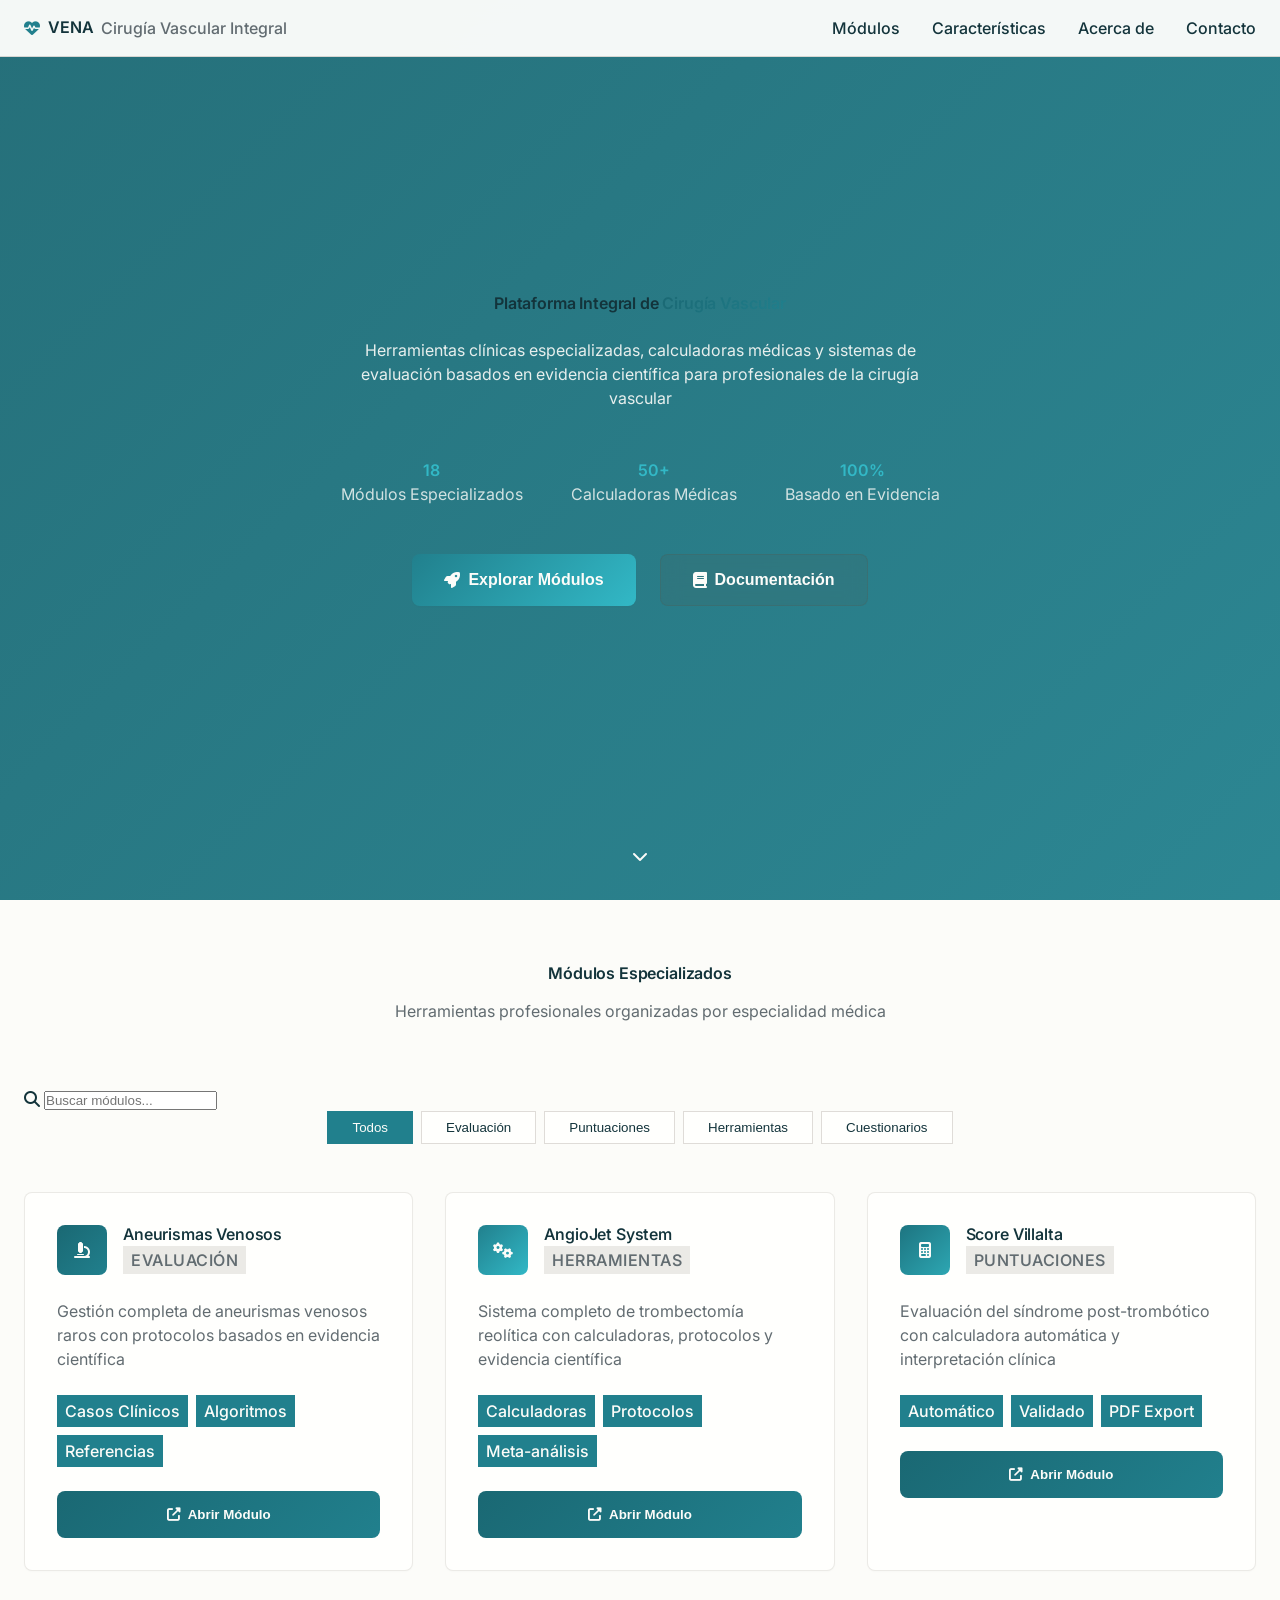
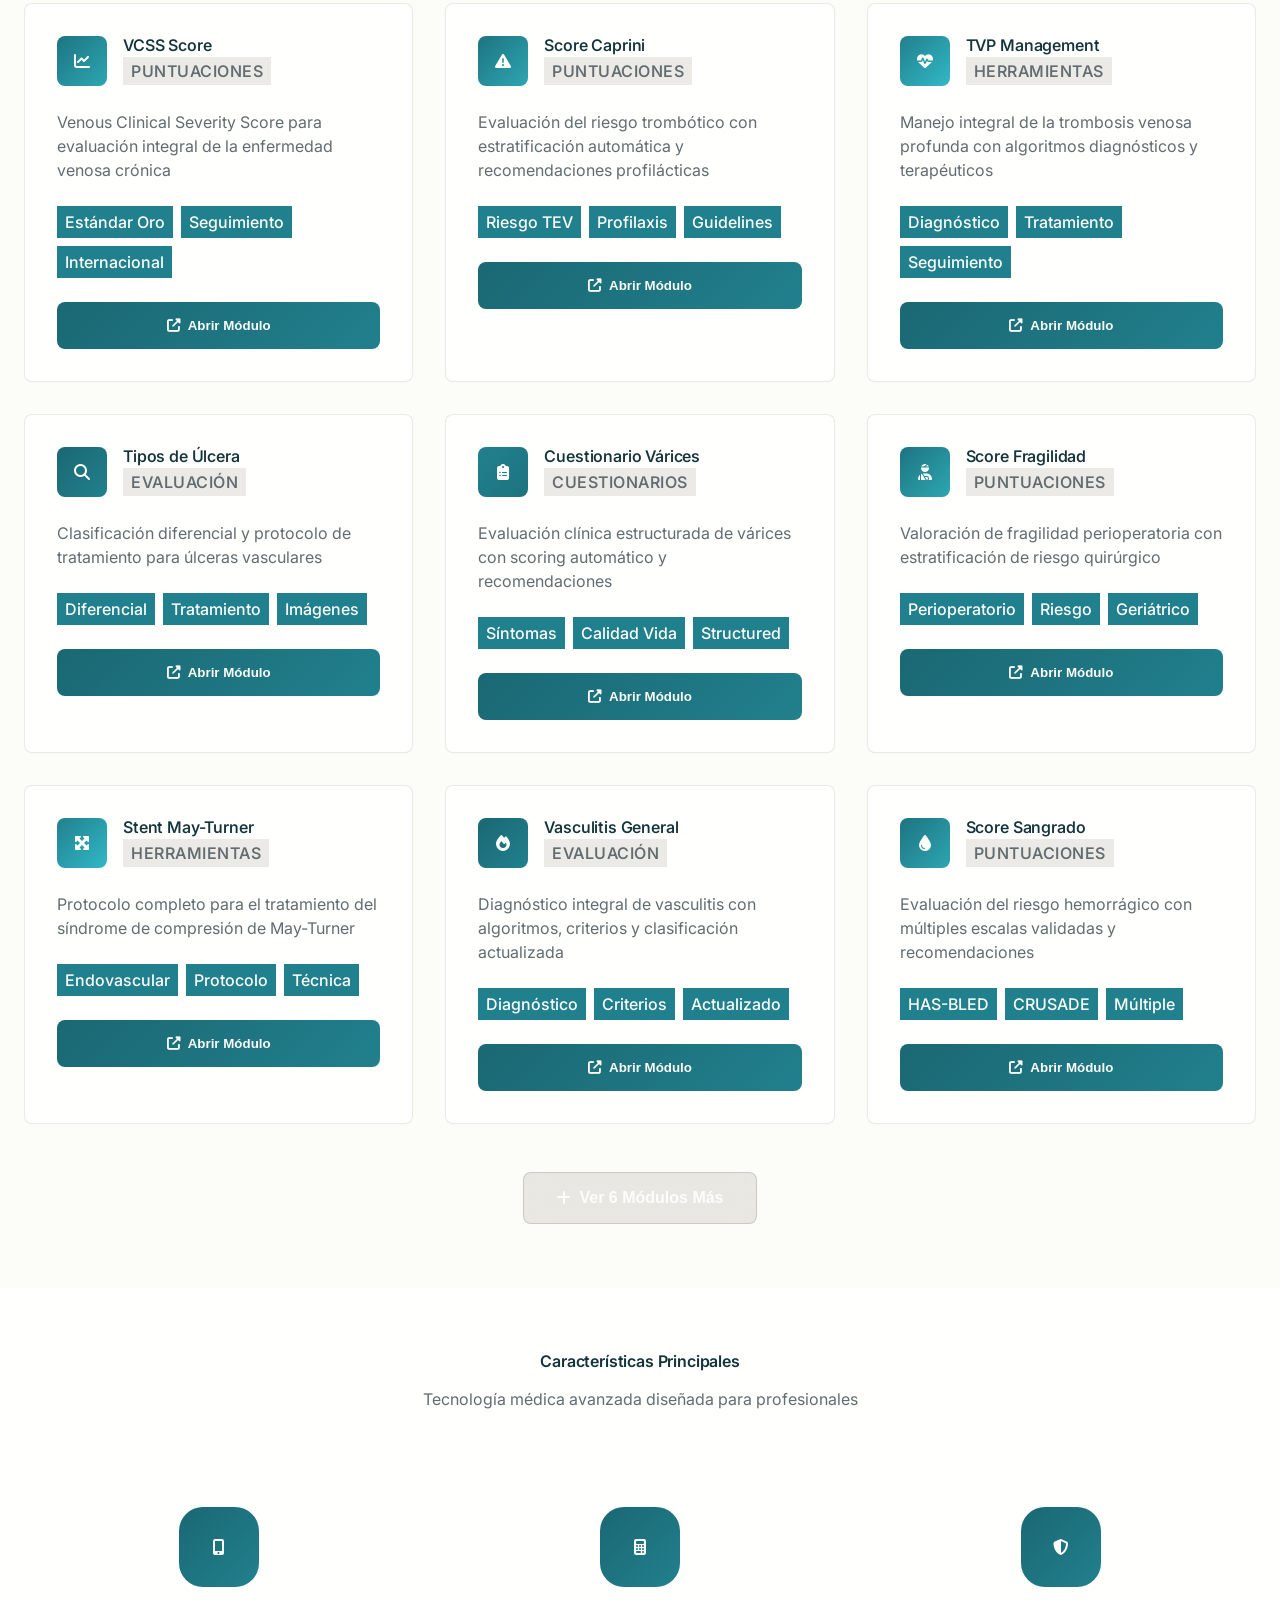
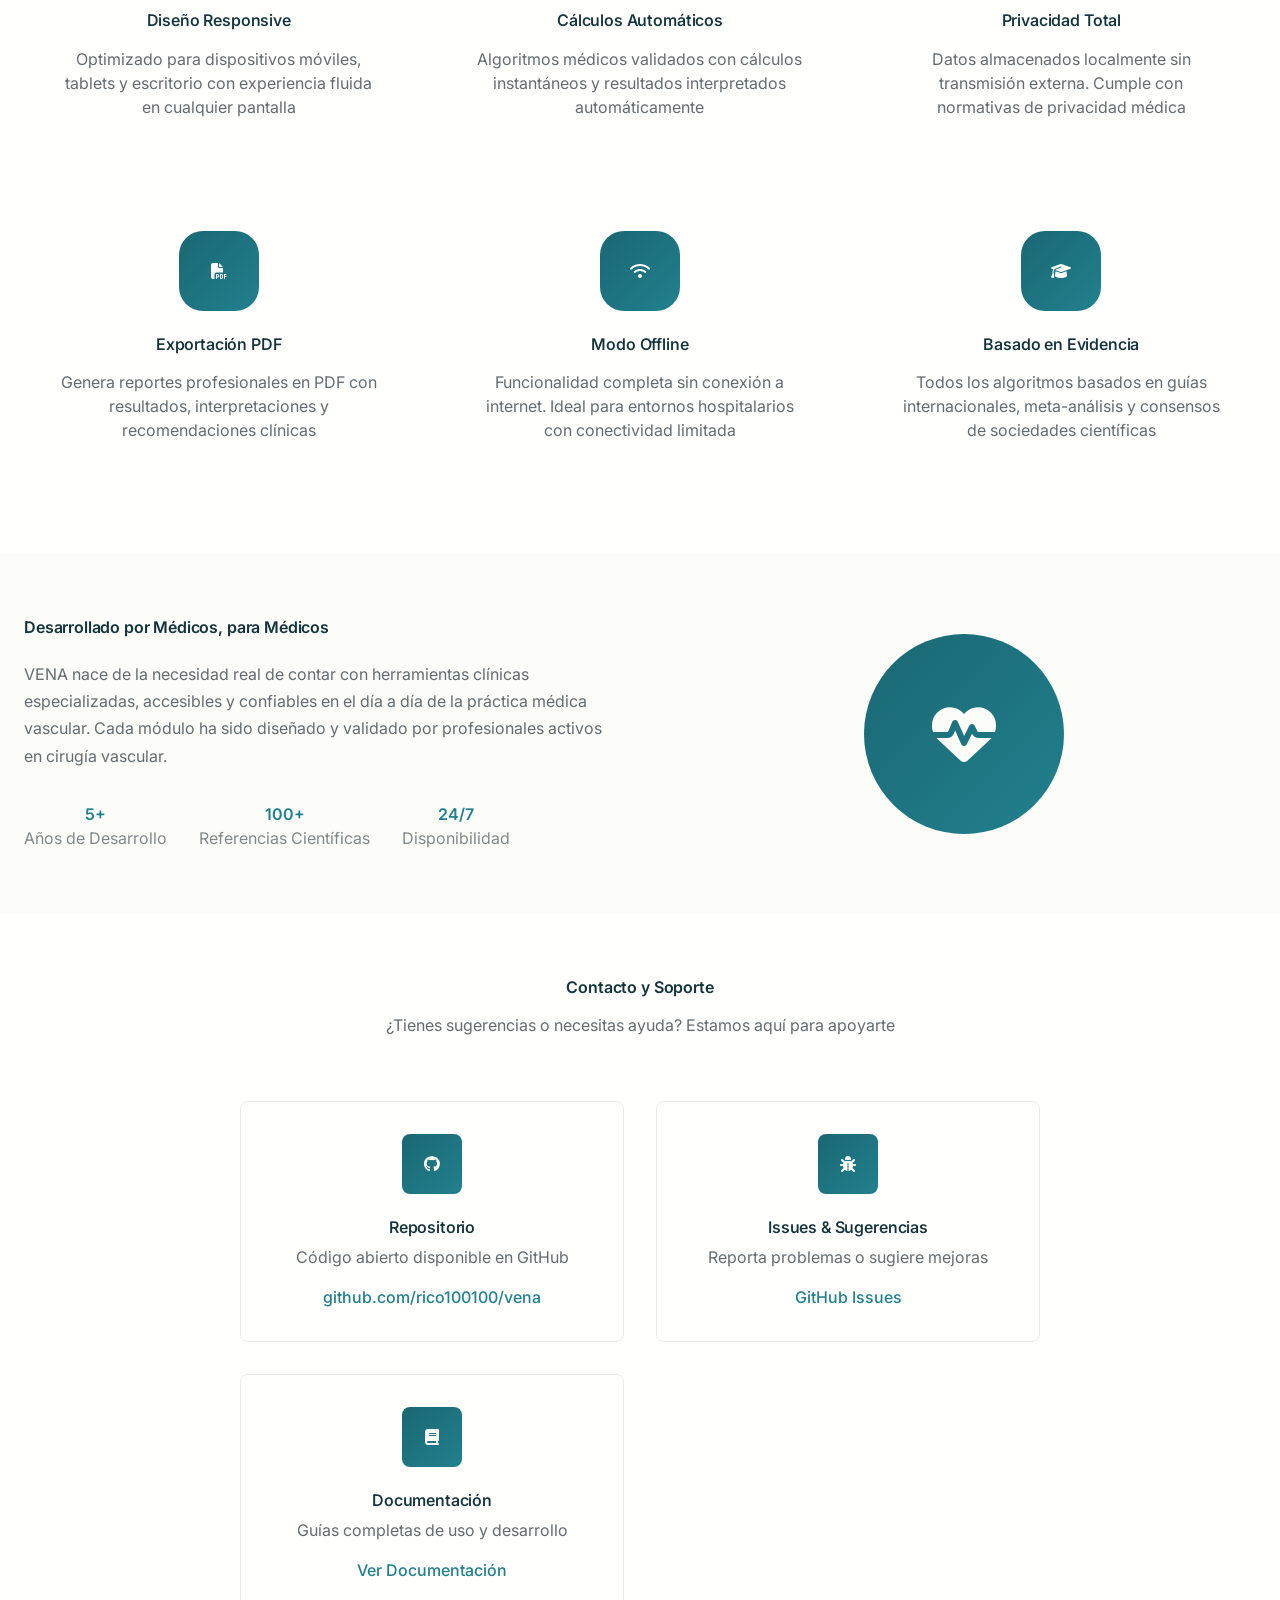
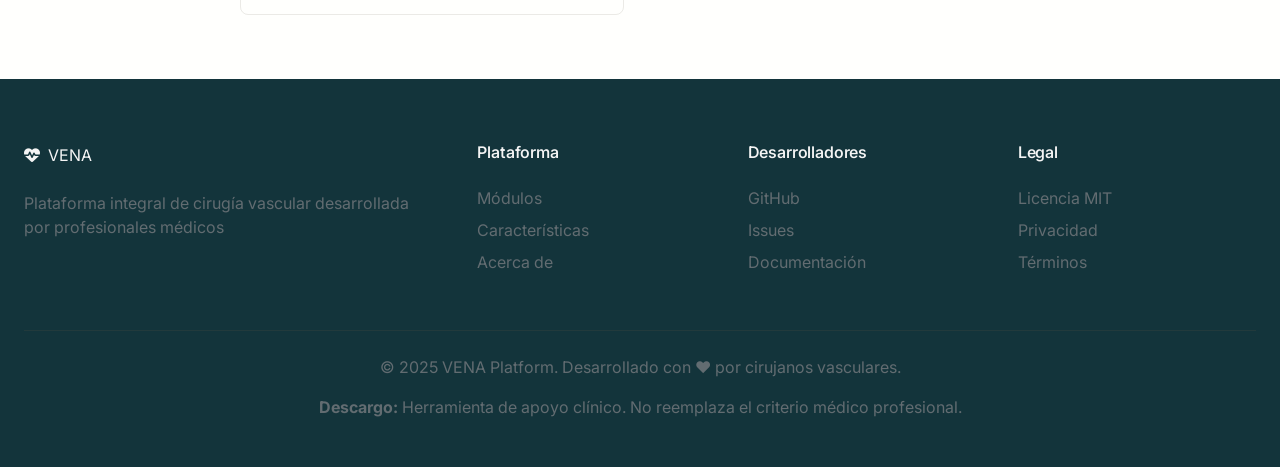
<file: index.html>
<!DOCTYPE html>
<html lang="es">
<head>
    <link rel="icon" href="/favicon.ico">
    <meta charset="UTF-8">
    <meta name="viewport" content="width=device-width, initial-scale=1.0">
    <title>VENA - Plataforma Integral de Cirugía Vascular</title>
    <link rel="stylesheet" href="styles.css">
    <link rel="preconnect" href="https://fonts.googleapis.com">
    <link rel="preconnect" href="https://fonts.gstatic.com" crossorigin>
    <link href="https://fonts.googleapis.com/css2?family=Inter:wght@300;400;500;600;700&display=swap" rel="stylesheet">
    <link rel="stylesheet" href="https://cdnjs.cloudflare.com/ajax/libs/font-awesome/6.4.0/css/all.min.css">
</head>
<body>
    <!-- Header -->
    <header class="header">
        <div class="container">
            <div class="header-content">
                <div class="logo">
                    <i class="fas fa-heartbeat"></i>
                    <h1>VENA</h1>
                    <span class="tagline">Cirugía Vascular Integral</span>
                </div>
                <nav class="nav">
                    <ul class="nav-list">
                        <li><a href="#modules" class="nav-link">Módulos</a></li>
                        <li><a href="#features" class="nav-link">Características</a></li>
                        <li><a href="#about" class="nav-link">Acerca de</a></li>
                        <li><a href="#contact" class="nav-link">Contacto</a></li>
                    </ul>
                    <button class="mobile-menu-toggle" id="mobileMenuToggle">
                        <i class="fas fa-bars"></i>
                    </button>
                </nav>
            </div>
        </div>
    </header>

    <!-- Hero Section -->
    <section class="hero">
        <div class="hero-background">
            <div class="hero-particles"></div>
        </div>
        <div class="container">
            <div class="hero-content">
                <h1 class="hero-title">
                    Plataforma Integral de 
                    <span class="gradient-text">Cirugía Vascular</span>
                </h1>
                <p class="hero-subtitle">
                    Herramientas clínicas especializadas, calculadoras médicas y sistemas de evaluación 
                    basados en evidencia científica para profesionales de la cirugía vascular
                </p>
                <div class="hero-stats">
                    <div class="stat">
                        <span class="stat-number">18</span>
                        <span class="stat-label">Módulos Especializados</span>
                    </div>
                    <div class="stat">
                        <span class="stat-number">50+</span>
                        <span class="stat-label">Calculadoras Médicas</span>
                    </div>
                    <div class="stat">
                        <span class="stat-number">100%</span>
                        <span class="stat-label">Basado en Evidencia</span>
                    </div>
                </div>
                <div class="hero-actions">
                    <button class="btn-primary" onclick="scrollToModules()">
                        <i class="fas fa-rocket"></i>
                        Explorar Módulos
                    </button>
                    <button class="btn-secondary" onclick="openDocumentation()">
                        <i class="fas fa-book"></i>
                        Documentación
                    </button>
                </div>
            </div>
        </div>
        <div class="scroll-indicator">
            <div class="scroll-arrow">
                <i class="fas fa-chevron-down"></i>
            </div>
        </div>
    </section>

    <!-- Modules Section -->
    <section id="modules" class="modules">
        <div class="container">
            <div class="section-header">
                <h2 class="section-title">Módulos Especializados</h2>
                <p class="section-subtitle">
                    Herramientas profesionales organizadas por especialidad médica
                </p>
            </div>
            
            <!-- Filter Navigation -->
            <div class="filter-nav">
                <button class="filter-btn active" data-filter="all">Todos</button>
                <button class="filter-btn" data-filter="evaluation">Evaluación</button>
                <button class="filter-btn" data-filter="scores">Puntuaciones</button>
                <button class="filter-btn" data-filter="tools">Herramientas</button>
                <button class="filter-btn" data-filter="questionnaires">Cuestionarios</button>
            </div>

            <div class="modules-grid" id="modulesGrid">
                <!-- Evaluation & Diagnosis -->
                <div class="module-card" data-category="evaluation">
                    <div class="card-header">
                        <div class="card-icon evaluation">
                            <i class="fas fa-microscope"></i>
                        </div>
                        <h3>Aneurismas Venosos</h3>
                        <span class="card-badge">Evaluación</span>
                    </div>
                    <p class="card-description">
                        Gestión completa de aneurismas venosos raros con protocolos basados en evidencia científica
                    </p>
                    <div class="card-features">
                        <span class="feature-tag">Casos Clínicos</span>
                        <span class="feature-tag">Algoritmos</span>
                        <span class="feature-tag">Referencias</span>
                    </div>
                    <button class="card-btn" onclick="openModule('aneurismas-venosos')">
                        <i class="fas fa-external-link-alt"></i>
                        Abrir Módulo
                    </button>
                </div>

                <div class="module-card" data-category="tools">
                    <div class="card-header">
                        <div class="card-icon tools">
                            <i class="fas fa-cogs"></i>
                        </div>
                        <h3>AngioJet System</h3>
                        <span class="card-badge">Herramientas</span>
                    </div>
                    <p class="card-description">
                        Sistema completo de trombectomía reolítica con calculadoras, protocolos y evidencia científica
                    </p>
                    <div class="card-features">
                        <span class="feature-tag">Calculadoras</span>
                        <span class="feature-tag">Protocolos</span>
                        <span class="feature-tag">Meta-análisis</span>
                    </div>
                    <button class="card-btn" onclick="openModule('angiojet')">
                        <i class="fas fa-external-link-alt"></i>
                        Abrir Módulo
                    </button>
                </div>

                <div class="module-card" data-category="scores">
                    <div class="card-header">
                        <div class="card-icon scores">
                            <i class="fas fa-calculator"></i>
                        </div>
                        <h3>Score Villalta</h3>
                        <span class="card-badge">Puntuaciones</span>
                    </div>
                    <p class="card-description">
                        Evaluación del síndrome post-trombótico con calculadora automática y interpretación clínica
                    </p>
                    <div class="card-features">
                        <span class="feature-tag">Automático</span>
                        <span class="feature-tag">Validado</span>
                        <span class="feature-tag">PDF Export</span>
                    </div>
                    <button class="card-btn" onclick="openModule('villalta')">
                        <i class="fas fa-external-link-alt"></i>
                        Abrir Módulo
                    </button>
                </div>

                <div class="module-card" data-category="scores">
                    <div class="card-header">
                        <div class="card-icon scores">
                            <i class="fas fa-chart-line"></i>
                        </div>
                        <h3>VCSS Score</h3>
                        <span class="card-badge">Puntuaciones</span>
                    </div>
                    <p class="card-description">
                        Venous Clinical Severity Score para evaluación integral de la enfermedad venosa crónica
                    </p>
                    <div class="card-features">
                        <span class="feature-tag">Estándar Oro</span>
                        <span class="feature-tag">Seguimiento</span>
                        <span class="feature-tag">Internacional</span>
                    </div>
                    <button class="card-btn" onclick="openModule('vcss')">
                        <i class="fas fa-external-link-alt"></i>
                        Abrir Módulo
                    </button>
                </div>

                <div class="module-card" data-category="scores">
                    <div class="card-header">
                        <div class="card-icon scores">
                            <i class="fas fa-exclamation-triangle"></i>
                        </div>
                        <h3>Score Caprini</h3>
                        <span class="card-badge">Puntuaciones</span>
                    </div>
                    <p class="card-description">
                        Evaluación del riesgo trombótico con estratificación automática y recomendaciones profilácticas
                    </p>
                    <div class="card-features">
                        <span class="feature-tag">Riesgo TEV</span>
                        <span class="feature-tag">Profilaxis</span>
                        <span class="feature-tag">Guidelines</span>
                    </div>
                    <button class="card-btn" onclick="openModule('caprini')">
                        <i class="fas fa-external-link-alt"></i>
                        Abrir Módulo
                    </button>
                </div>

                <div class="module-card" data-category="tools">
                    <div class="card-header">
                        <div class="card-icon tools">
                            <i class="fas fa-heartbeat"></i>
                        </div>
                        <h3>TVP Management</h3>
                        <span class="card-badge">Herramientas</span>
                    </div>
                    <p class="card-description">
                        Manejo integral de la trombosis venosa profunda con algoritmos diagnósticos y terapéuticos
                    </p>
                    <div class="card-features">
                        <span class="feature-tag">Diagnóstico</span>
                        <span class="feature-tag">Tratamiento</span>
                        <span class="feature-tag">Seguimiento</span>
                    </div>
                    <button class="card-btn" onclick="openModule('tvp')">
                        <i class="fas fa-external-link-alt"></i>
                        Abrir Módulo
                    </button>
                </div>

                <div class="module-card" data-category="evaluation">
                    <div class="card-header">
                        <div class="card-icon evaluation">
                            <i class="fas fa-search"></i>
                        </div>
                        <h3>Tipos de Úlcera</h3>
                        <span class="card-badge">Evaluación</span>
                    </div>
                    <p class="card-description">
                        Clasificación diferencial y protocolo de tratamiento para úlceras vasculares
                    </p>
                    <div class="card-features">
                        <span class="feature-tag">Diferencial</span>
                        <span class="feature-tag">Tratamiento</span>
                        <span class="feature-tag">Imágenes</span>
                    </div>
                    <button class="card-btn" onclick="openModule('tipos-ulcera')">
                        <i class="fas fa-external-link-alt"></i>
                        Abrir Módulo
                    </button>
                </div>

                <div class="module-card" data-category="questionnaires">
                    <div class="card-header">
                        <div class="card-icon questionnaires">
                            <i class="fas fa-clipboard-list"></i>
                        </div>
                        <h3>Cuestionario Várices</h3>
                        <span class="card-badge">Cuestionarios</span>
                    </div>
                    <p class="card-description">
                        Evaluación clínica estructurada de várices con scoring automático y recomendaciones
                    </p>
                    <div class="card-features">
                        <span class="feature-tag">Síntomas</span>
                        <span class="feature-tag">Calidad Vida</span>
                        <span class="feature-tag">Structured</span>
                    </div>
                    <button class="card-btn" onclick="openModule('cuestionario-varices')">
                        <i class="fas fa-external-link-alt"></i>
                        Abrir Módulo
                    </button>
                </div>

                <div class="module-card" data-category="scores">
                    <div class="card-header">
                        <div class="card-icon scores">
                            <i class="fas fa-user-injured"></i>
                        </div>
                        <h3>Score Fragilidad</h3>
                        <span class="card-badge">Puntuaciones</span>
                    </div>
                    <p class="card-description">
                        Valoración de fragilidad perioperatoria con estratificación de riesgo quirúrgico
                    </p>
                    <div class="card-features">
                        <span class="feature-tag">Perioperatorio</span>
                        <span class="feature-tag">Riesgo</span>
                        <span class="feature-tag">Geriátrico</span>
                    </div>
                    <button class="card-btn" onclick="openModule('score-fragilidad')">
                        <i class="fas fa-external-link-alt"></i>
                        Abrir Módulo
                    </button>
                </div>

                <div class="module-card" data-category="tools">
                    <div class="card-header">
                        <div class="card-icon tools">
                            <i class="fas fa-expand-arrows-alt"></i>
                        </div>
                        <h3>Stent May-Turner</h3>
                        <span class="card-badge">Herramientas</span>
                    </div>
                    <p class="card-description">
                        Protocolo completo para el tratamiento del síndrome de compresión de May-Turner
                    </p>
                    <div class="card-features">
                        <span class="feature-tag">Endovascular</span>
                        <span class="feature-tag">Protocolo</span>
                        <span class="feature-tag">Técnica</span>
                    </div>
                    <button class="card-btn" onclick="openModule('stent-may-turner')">
                        <i class="fas fa-external-link-alt"></i>
                        Abrir Módulo
                    </button>
                </div>

                <div class="module-card" data-category="evaluation">
                    <div class="card-header">
                        <div class="card-icon evaluation">
                            <i class="fas fa-fire"></i>
                        </div>
                        <h3>Vasculitis General</h3>
                        <span class="card-badge">Evaluación</span>
                    </div>
                    <p class="card-description">
                        Diagnóstico integral de vasculitis con algoritmos, criterios y clasificación actualizada
                    </p>
                    <div class="card-features">
                        <span class="feature-tag">Diagnóstico</span>
                        <span class="feature-tag">Criterios</span>
                        <span class="feature-tag">Actualizado</span>
                    </div>
                    <button class="card-btn" onclick="openModule('vasculitis-general')">
                        <i class="fas fa-external-link-alt"></i>
                        Abrir Módulo
                    </button>
                </div>

                <div class="module-card" data-category="scores">
                    <div class="card-header">
                        <div class="card-icon scores">
                            <i class="fas fa-tint"></i>
                        </div>
                        <h3>Score Sangrado</h3>
                        <span class="card-badge">Puntuaciones</span>
                    </div>
                    <p class="card-description">
                        Evaluación del riesgo hemorrágico con múltiples escalas validadas y recomendaciones
                    </p>
                    <div class="card-features">
                        <span class="feature-tag">HAS-BLED</span>
                        <span class="feature-tag">CRUSADE</span>
                        <span class="feature-tag">Múltiple</span>
                    </div>
                    <button class="card-btn" onclick="openModule('score-sangrado')">
                        <i class="fas fa-external-link-alt"></i>
                        Abrir Módulo
                    </button>
                </div>
            </div>

            <div class="load-more">
                <button class="btn-secondary" id="loadMoreBtn">
                    <i class="fas fa-plus"></i>
                    Ver Más Módulos
                </button>
            </div>
        </div>
    </section>

    <!-- Features Section -->
    <section id="features" class="features">
        <div class="container">
            <div class="section-header">
                <h2 class="section-title">Características Principales</h2>
                <p class="section-subtitle">
                    Tecnología médica avanzada diseñada para profesionales
                </p>
            </div>
            
            <div class="features-grid">
                <div class="feature-card">
                    <div class="feature-icon">
                        <i class="fas fa-mobile-alt"></i>
                    </div>
                    <h3>Diseño Responsive</h3>
                    <p>Optimizado para dispositivos móviles, tablets y escritorio con experiencia fluida en cualquier pantalla</p>
                </div>
                
                <div class="feature-card">
                    <div class="feature-icon">
                        <i class="fas fa-calculator"></i>
                    </div>
                    <h3>Cálculos Automáticos</h3>
                    <p>Algoritmos médicos validados con cálculos instantáneos y resultados interpretados automáticamente</p>
                </div>
                
                <div class="feature-card">
                    <div class="feature-icon">
                        <i class="fas fa-shield-alt"></i>
                    </div>
                    <h3>Privacidad Total</h3>
                    <p>Datos almacenados localmente sin transmisión externa. Cumple con normativas de privacidad médica</p>
                </div>
                
                <div class="feature-card">
                    <div class="feature-icon">
                        <i class="fas fa-file-pdf"></i>
                    </div>
                    <h3>Exportación PDF</h3>
                    <p>Genera reportes profesionales en PDF con resultados, interpretaciones y recomendaciones clínicas</p>
                </div>
                
                <div class="feature-card">
                    <div class="feature-icon">
                        <i class="fas fa-wifi"></i>
                    </div>
                    <h3>Modo Offline</h3>
                    <p>Funcionalidad completa sin conexión a internet. Ideal para entornos hospitalarios con conectividad limitada</p>
                </div>
                
                <div class="feature-card">
                    <div class="feature-icon">
                        <i class="fas fa-graduation-cap"></i>
                    </div>
                    <h3>Basado en Evidencia</h3>
                    <p>Todos los algoritmos basados en guías internacionales, meta-análisis y consensos de sociedades científicas</p>
                </div>
            </div>
        </div>
    </section>

    <!-- About Section -->
    <section id="about" class="about">
        <div class="container">
            <div class="about-content">
                <div class="about-text">
                    <h2>Desarrollado por Médicos, para Médicos</h2>
                    <p>
                        VENA nace de la necesidad real de contar con herramientas clínicas especializadas, 
                        accesibles y confiables en el día a día de la práctica médica vascular. Cada módulo 
                        ha sido diseñado y validado por profesionales activos en cirugía vascular.
                    </p>
                    <div class="about-stats">
                        <div class="stat-item">
                            <span class="stat-number">5+</span>
                            <span class="stat-label">Años de Desarrollo</span>
                        </div>
                        <div class="stat-item">
                            <span class="stat-number">100+</span>
                            <span class="stat-label">Referencias Científicas</span>
                        </div>
                        <div class="stat-item">
                            <span class="stat-number">24/7</span>
                            <span class="stat-label">Disponibilidad</span>
                        </div>
                    </div>
                </div>
                <div class="about-image">
                    <div class="medical-illustration">
                        <i class="fas fa-heartbeat"></i>
                    </div>
                </div>
            </div>
        </div>
    </section>

    <!-- Contact Section -->
    <section id="contact" class="contact">
        <div class="container">
            <div class="section-header">
                <h2 class="section-title">Contacto y Soporte</h2>
                <p class="section-subtitle">
                    ¿Tienes sugerencias o necesitas ayuda? Estamos aquí para apoyarte
                </p>
            </div>
            
            <div class="contact-content">
                <div class="contact-info">
                    <div class="contact-item">
                        <div class="contact-icon">
                            <i class="fab fa-github"></i>
                        </div>
                        <h3>Repositorio</h3>
                        <p>Código abierto disponible en GitHub</p>
                        <a href="https://github.com/rico100100/vena" target="_blank" class="contact-link">
                            github.com/rico100100/vena
                        </a>
                    </div>
                    
                    <div class="contact-item">
                        <div class="contact-icon">
                            <i class="fas fa-bug"></i>
                        </div>
                        <h3>Issues & Sugerencias</h3>
                        <p>Reporta problemas o sugiere mejoras</p>
                        <a href="https://github.com/rico100100/vena/issues" target="_blank" class="contact-link">
                            GitHub Issues
                        </a>
                    </div>
                    
                    <div class="contact-item">
                        <div class="contact-icon">
                            <i class="fas fa-book"></i>
                        </div>
                        <h3>Documentación</h3>
                        <p>Guías completas de uso y desarrollo</p>
                        <a href="#" class="contact-link">
                            Ver Documentación
                        </a>
                    </div>
                </div>
            </div>
        </div>
    </section>

    <!-- Footer -->
    <footer class="footer">
        <div class="container">
            <div class="footer-content">
                <div class="footer-brand">
                    <div class="logo">
                        <i class="fas fa-heartbeat"></i>
                        <span>VENA</span>
                    </div>
                    <p>Plataforma integral de cirugía vascular desarrollada por profesionales médicos</p>
                </div>
                
                <div class="footer-links">
                    <div class="footer-section">
                        <h4>Plataforma</h4>
                        <ul>
                            <li><a href="#modules">Módulos</a></li>
                            <li><a href="#features">Características</a></li>
                            <li><a href="#about">Acerca de</a></li>
                        </ul>
                    </div>
                    
                    <div class="footer-section">
                        <h4>Desarrolladores</h4>
                        <ul>
                            <li><a href="https://github.com/rico100100/vena" target="_blank">GitHub</a></li>
                            <li><a href="https://github.com/rico100100/vena/issues" target="_blank">Issues</a></li>
                            <li><a href="#" target="_blank">Documentación</a></li>
                        </ul>
                    </div>
                    
                    <div class="footer-section">
                        <h4>Legal</h4>
                        <ul>
                            <li><a href="#">Licencia MIT</a></li>
                            <li><a href="#">Privacidad</a></li>
                            <li><a href="#">Términos</a></li>
                        </ul>
                    </div>
                </div>
            </div>
            
            <div class="footer-bottom">
                <p>&copy; 2025 VENA Platform. Desarrollado con ❤️ por cirujanos vasculares.</p>
                <p class="disclaimer">
                    <strong>Descargo:</strong> Herramienta de apoyo clínico. No reemplaza el criterio médico profesional.
                </p>
            </div>
        </div>
    </footer>

    <!-- Scripts -->
    <script src="script.js"></script>
</body>
</html>
</file>
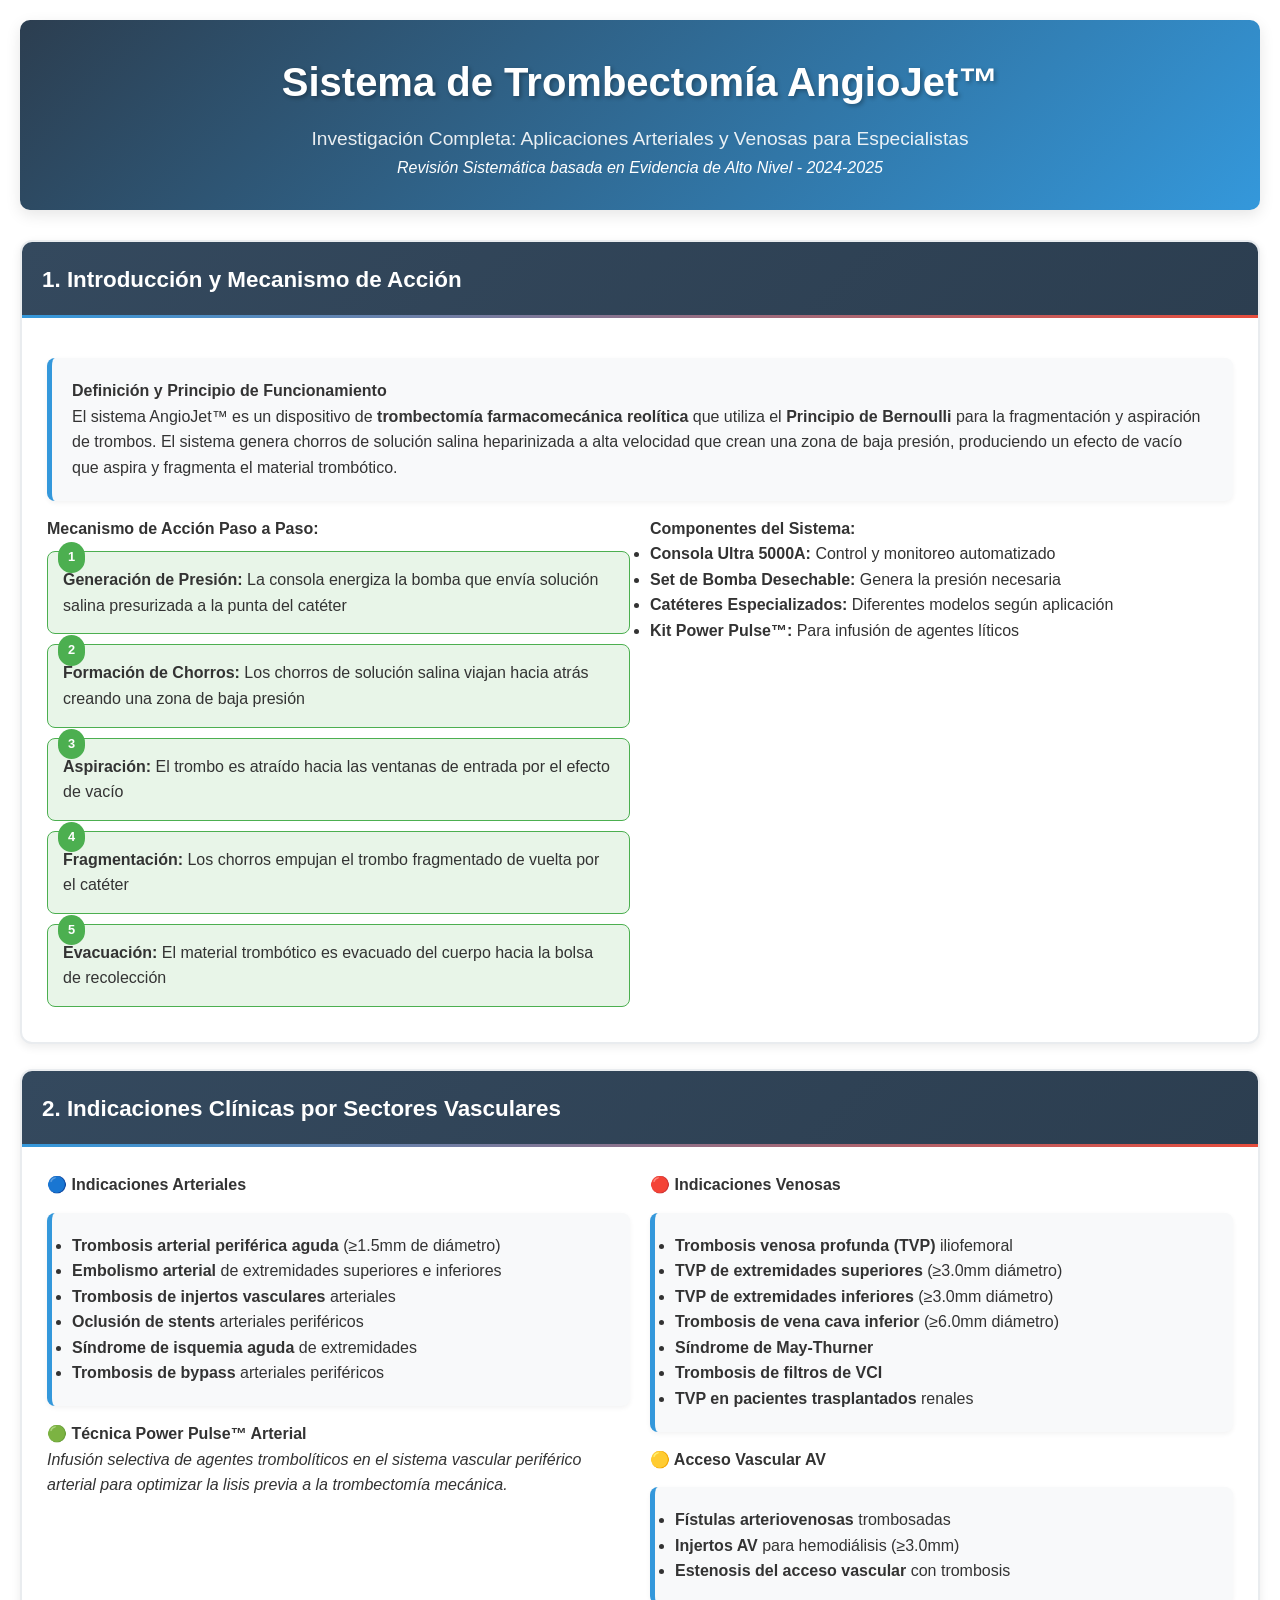
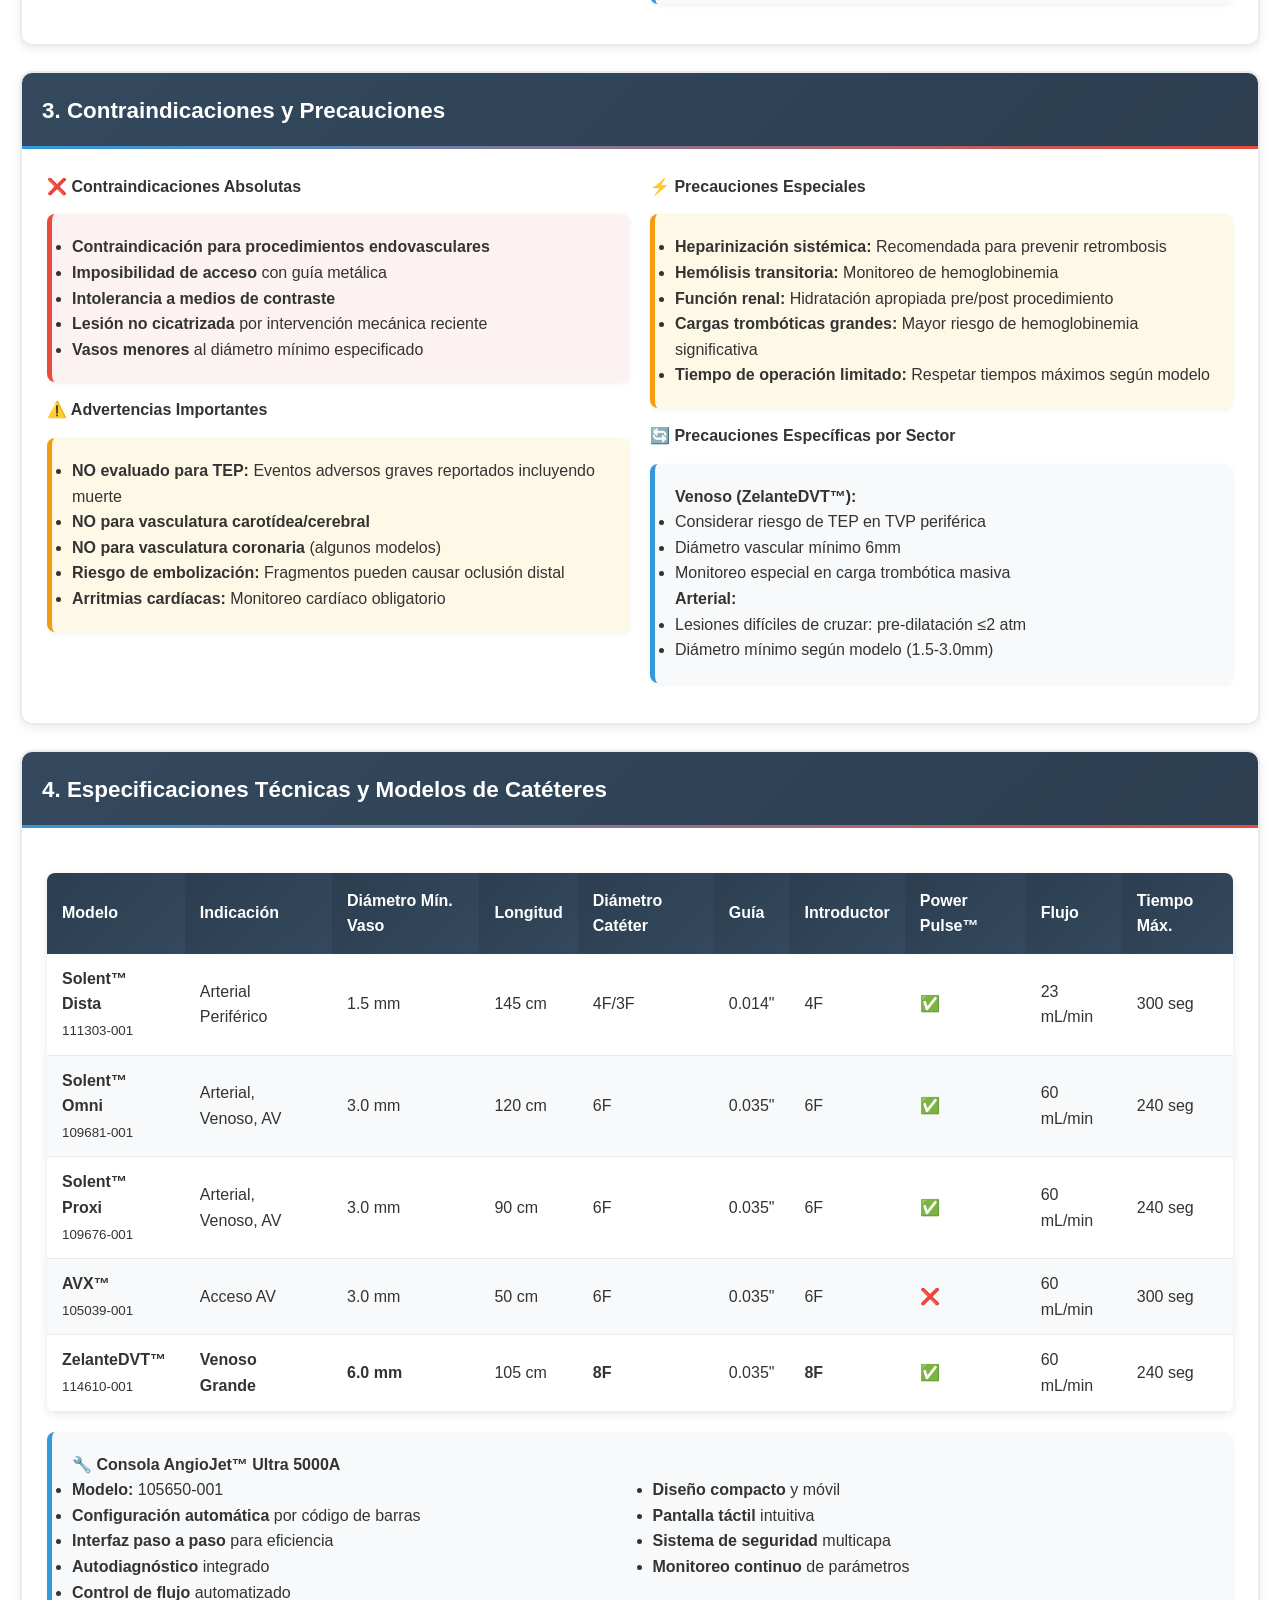
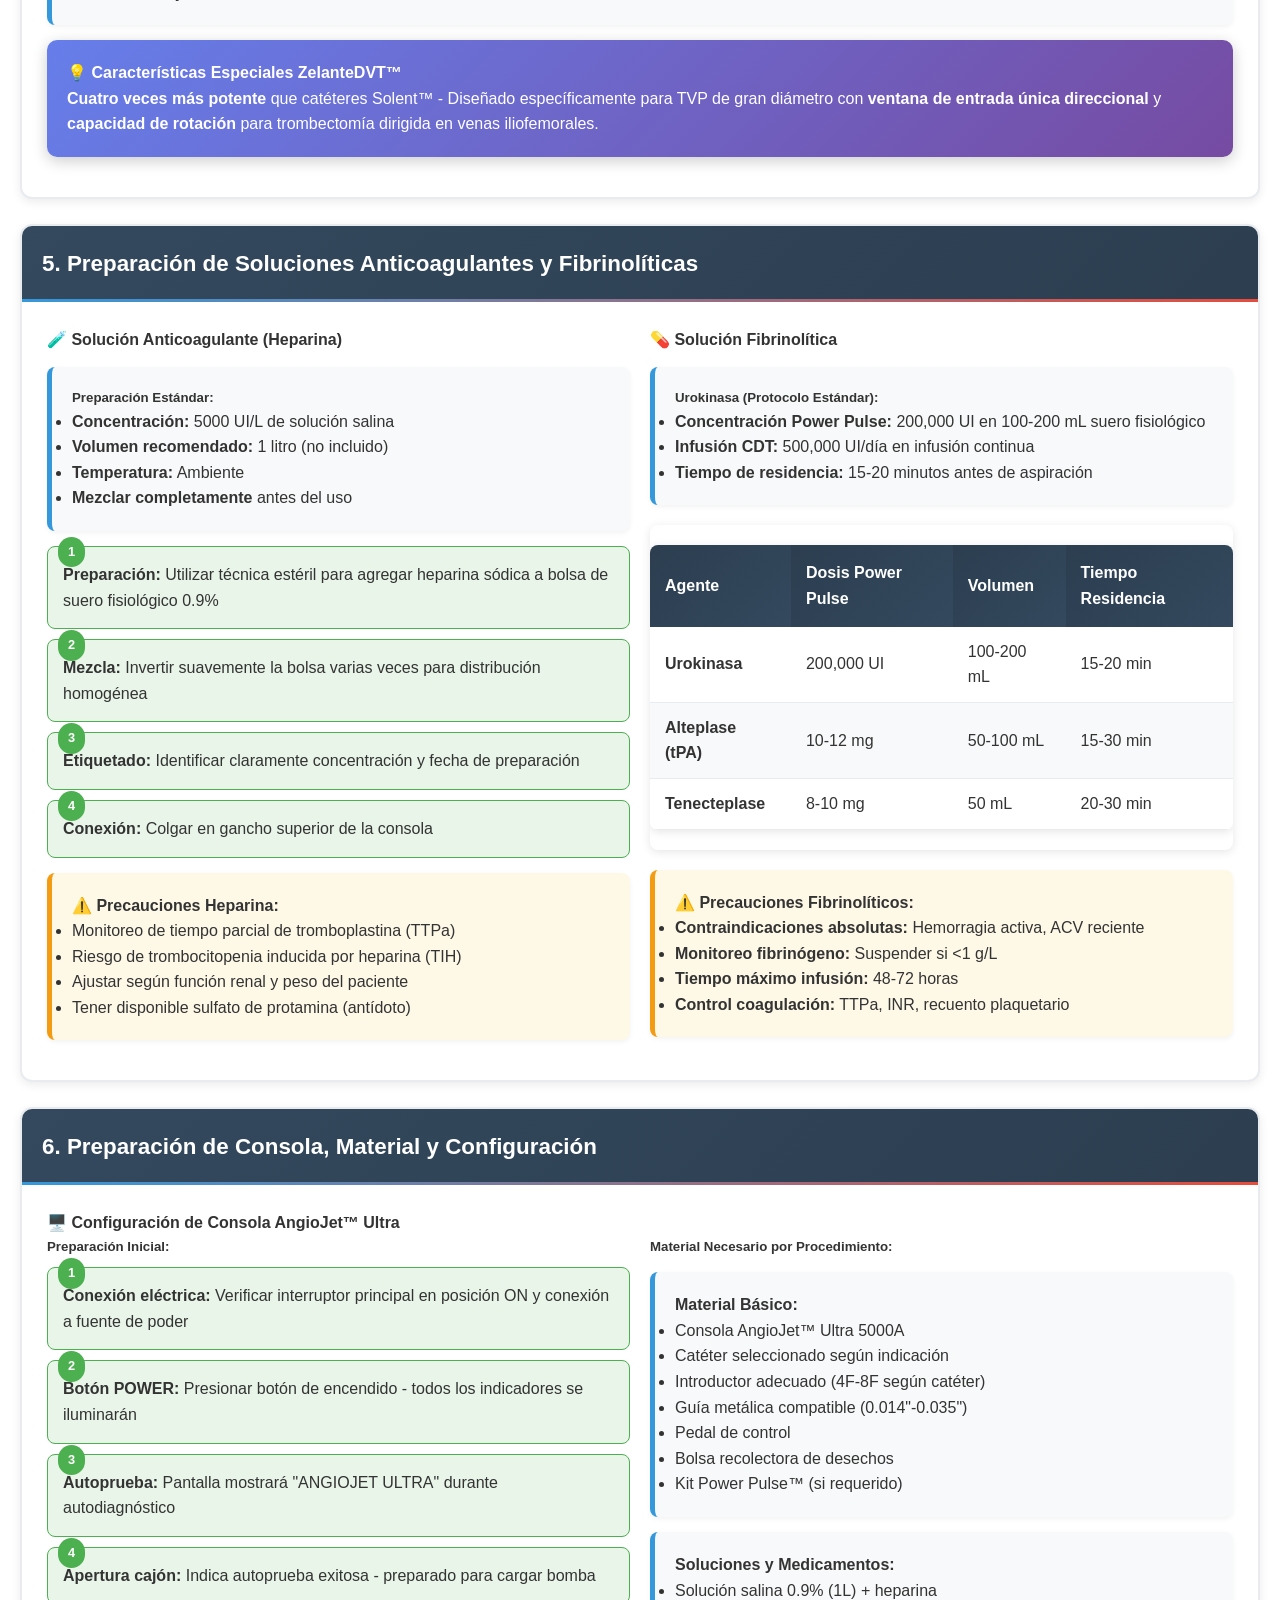
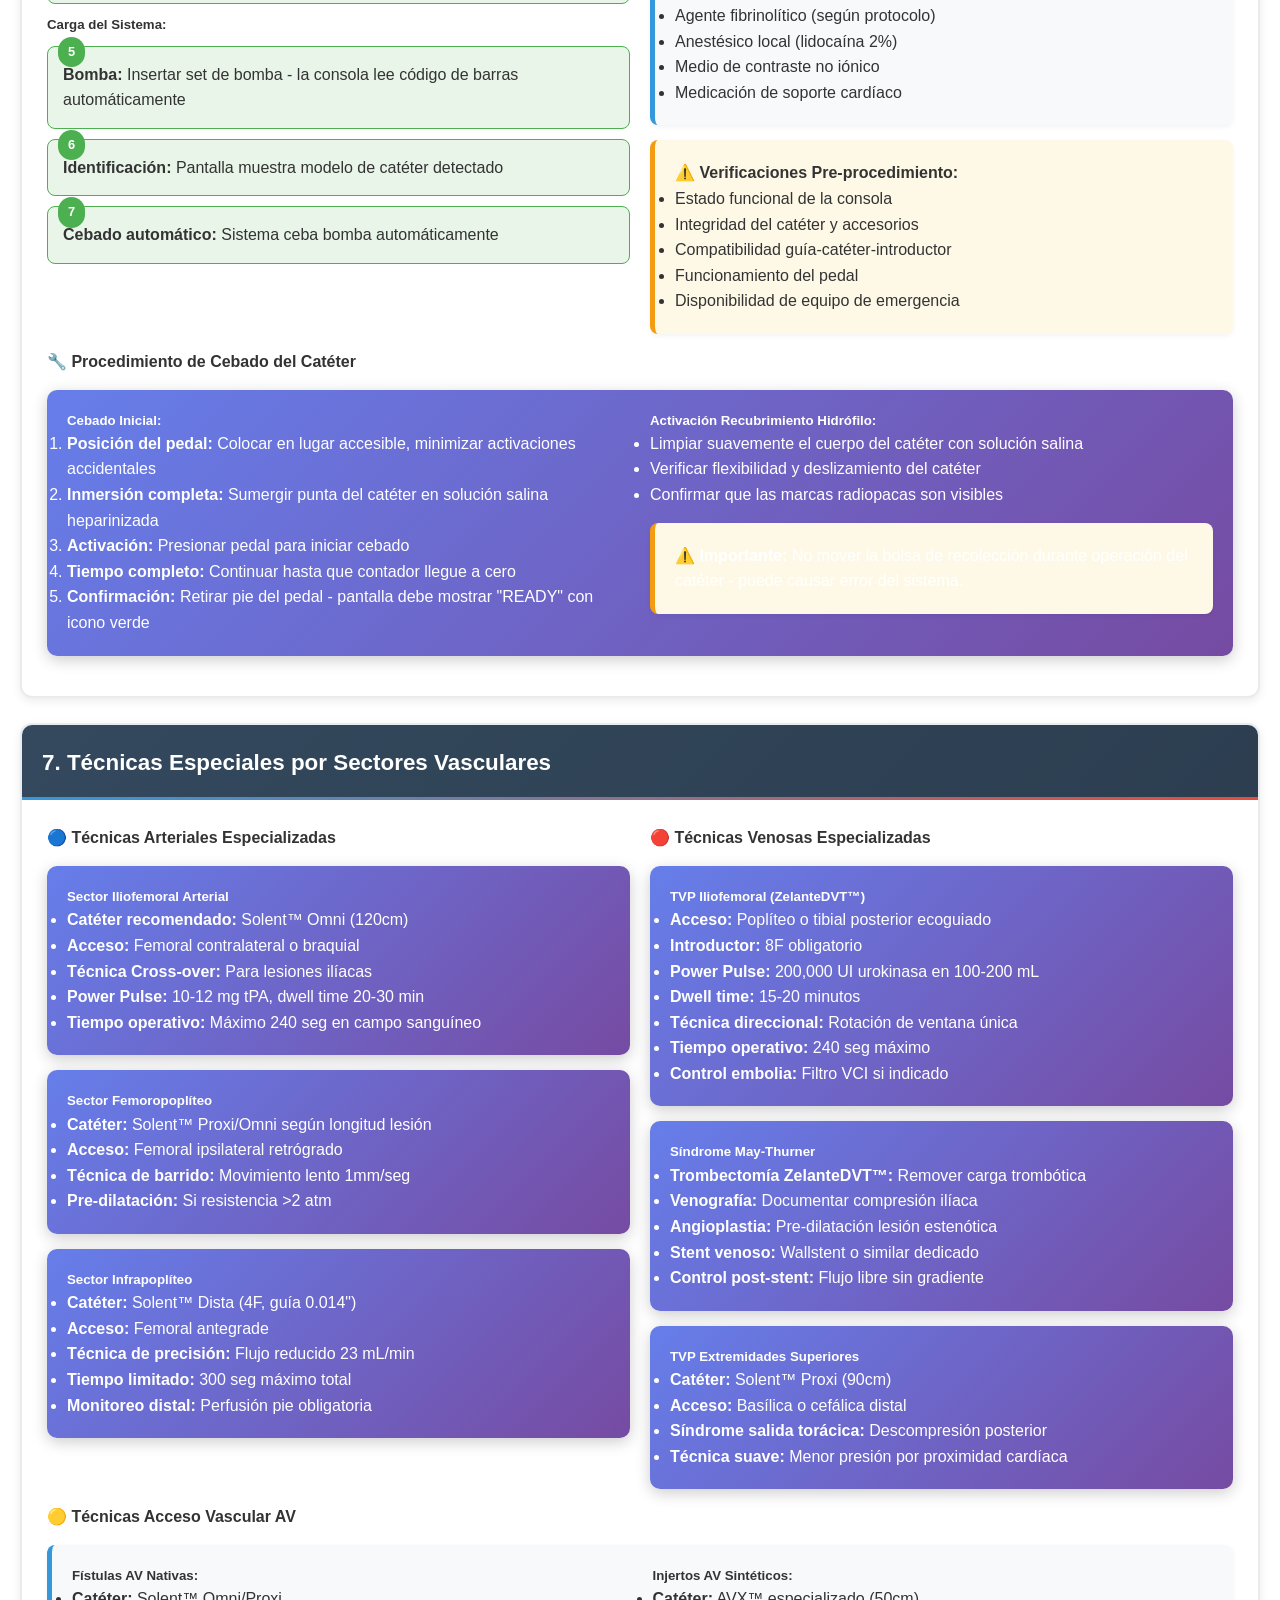
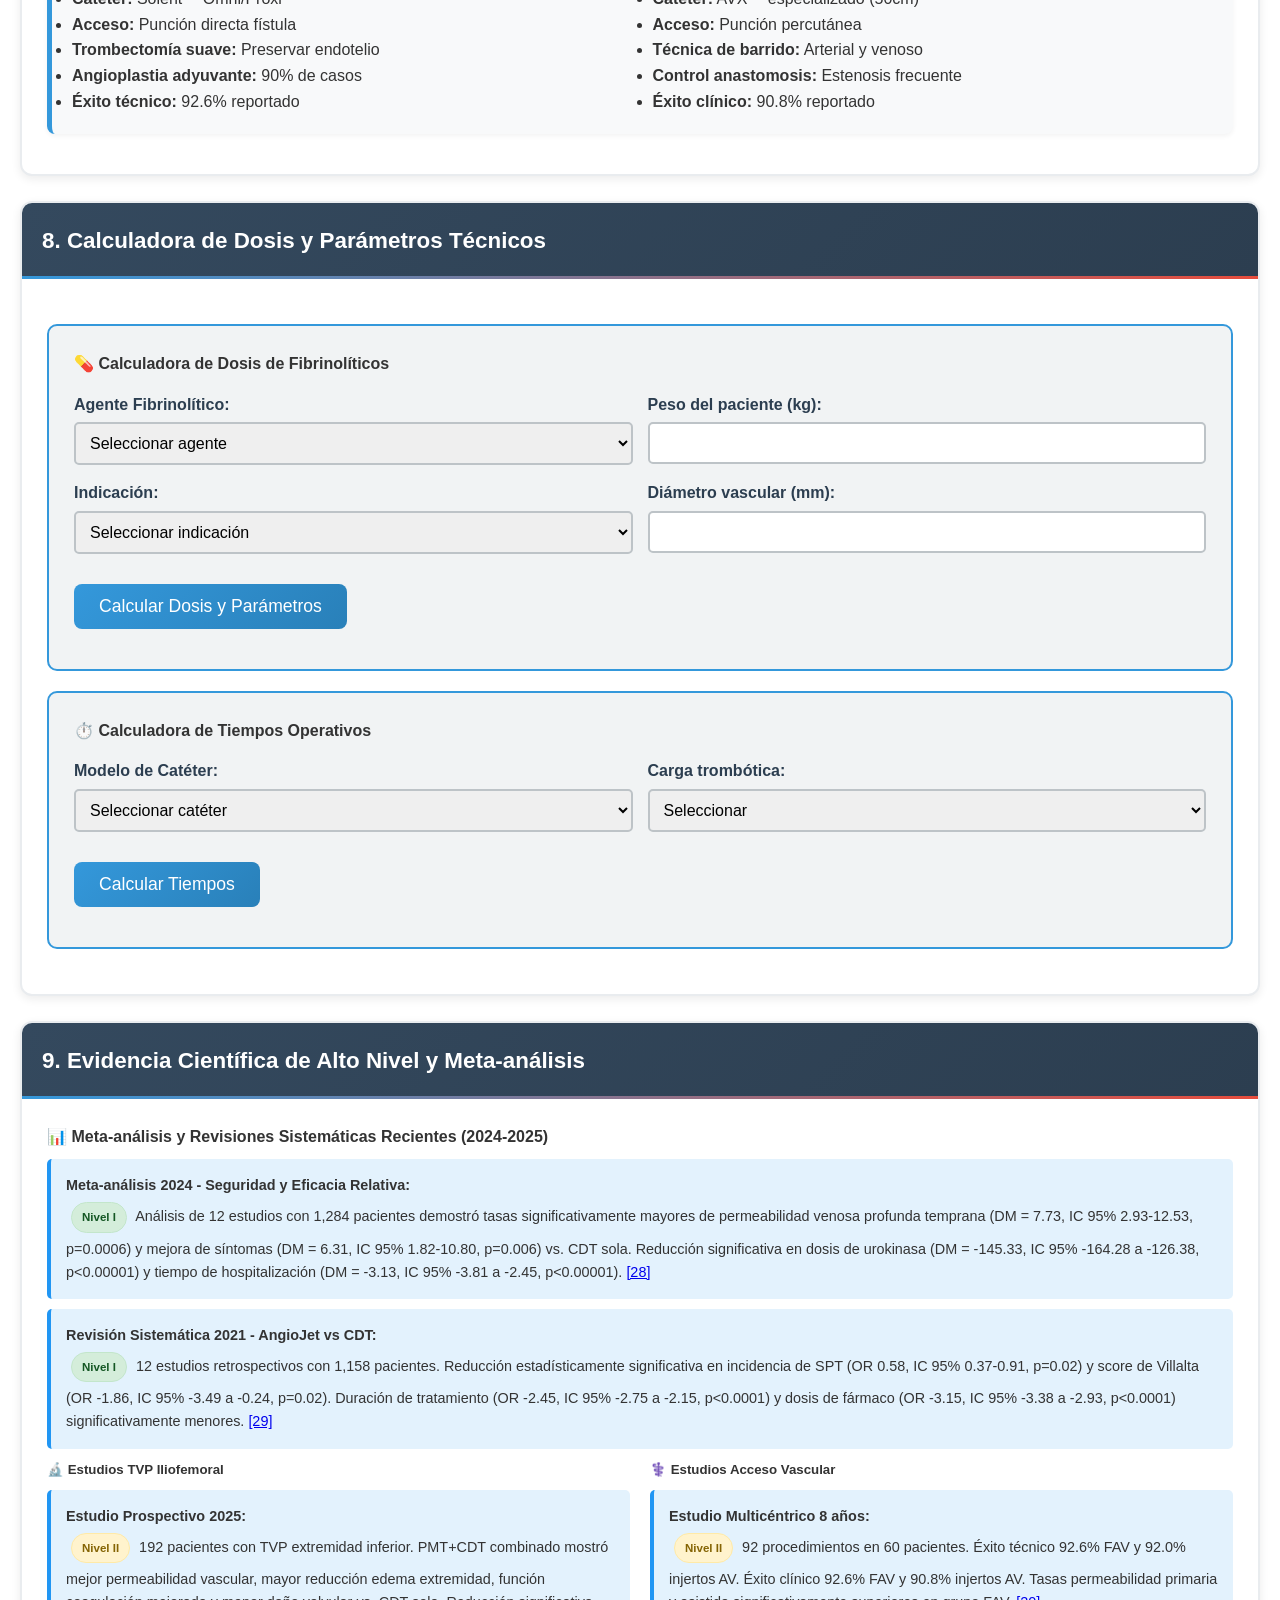
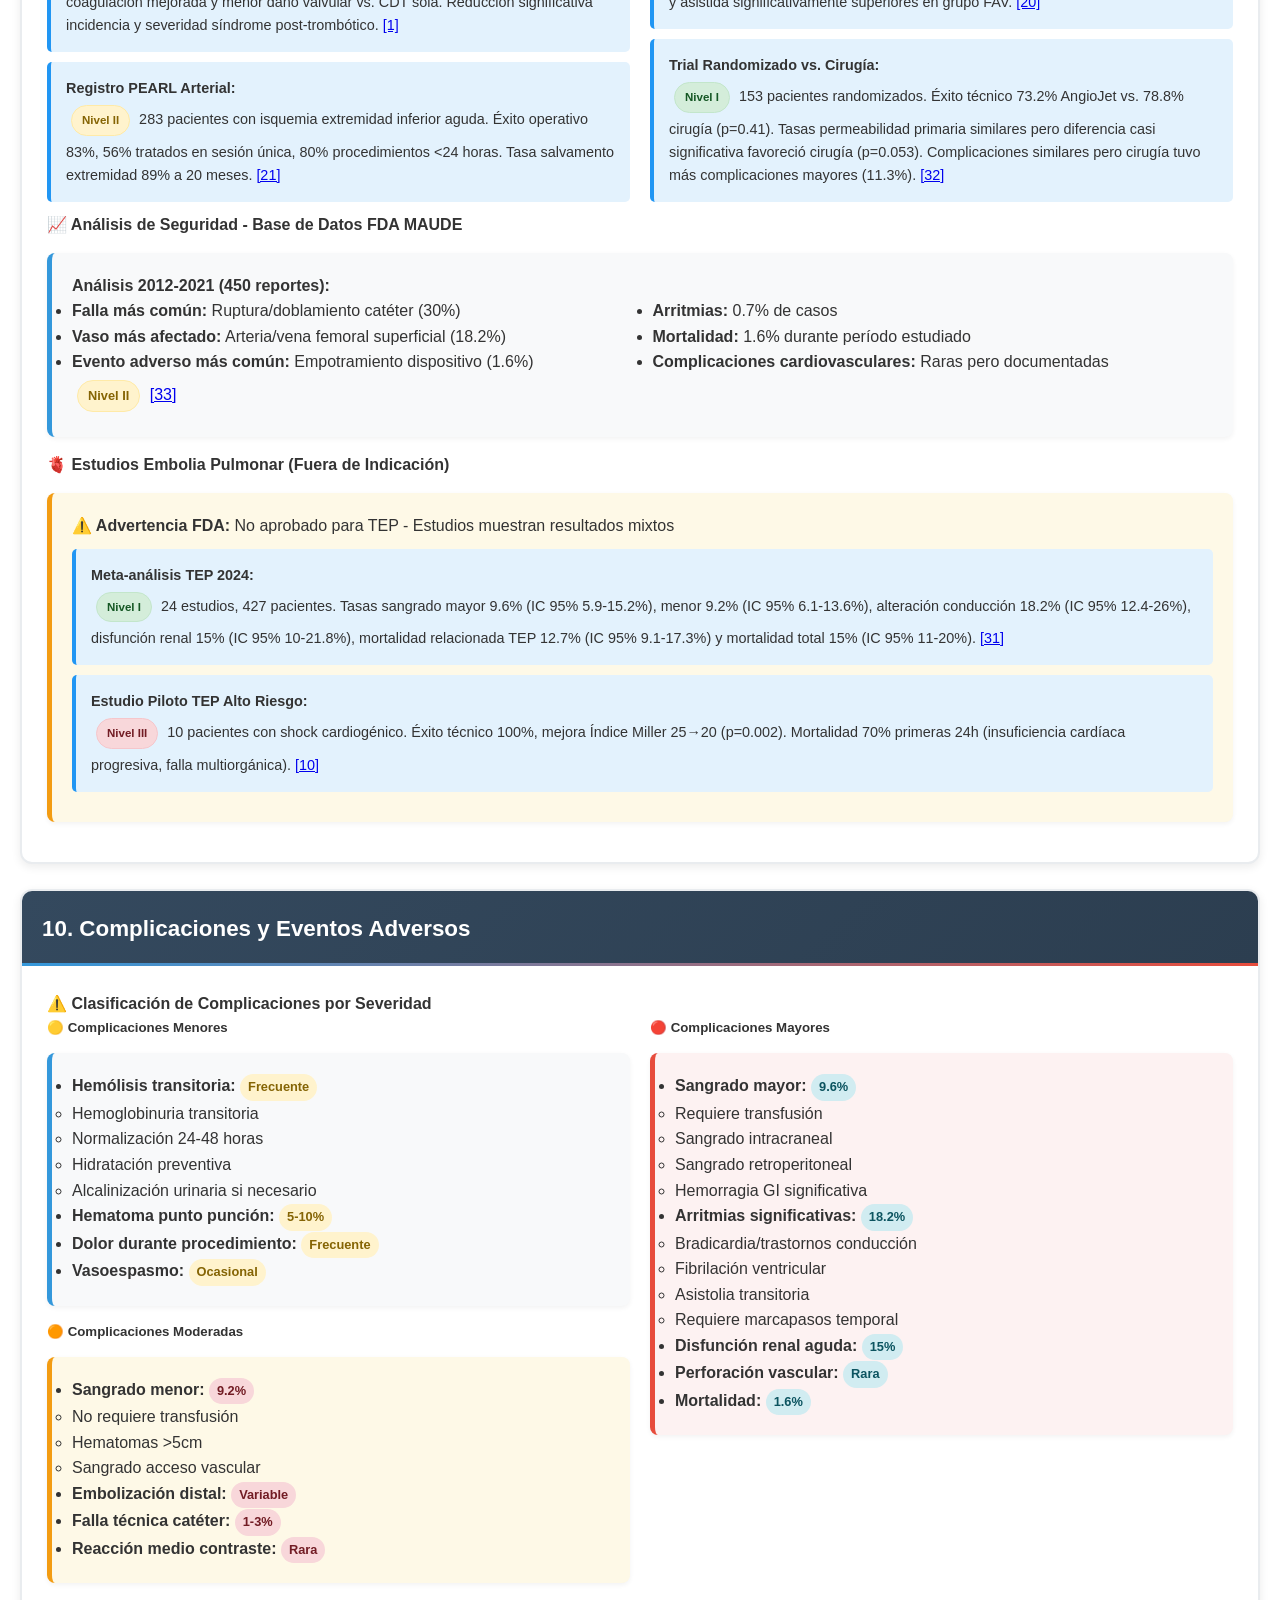
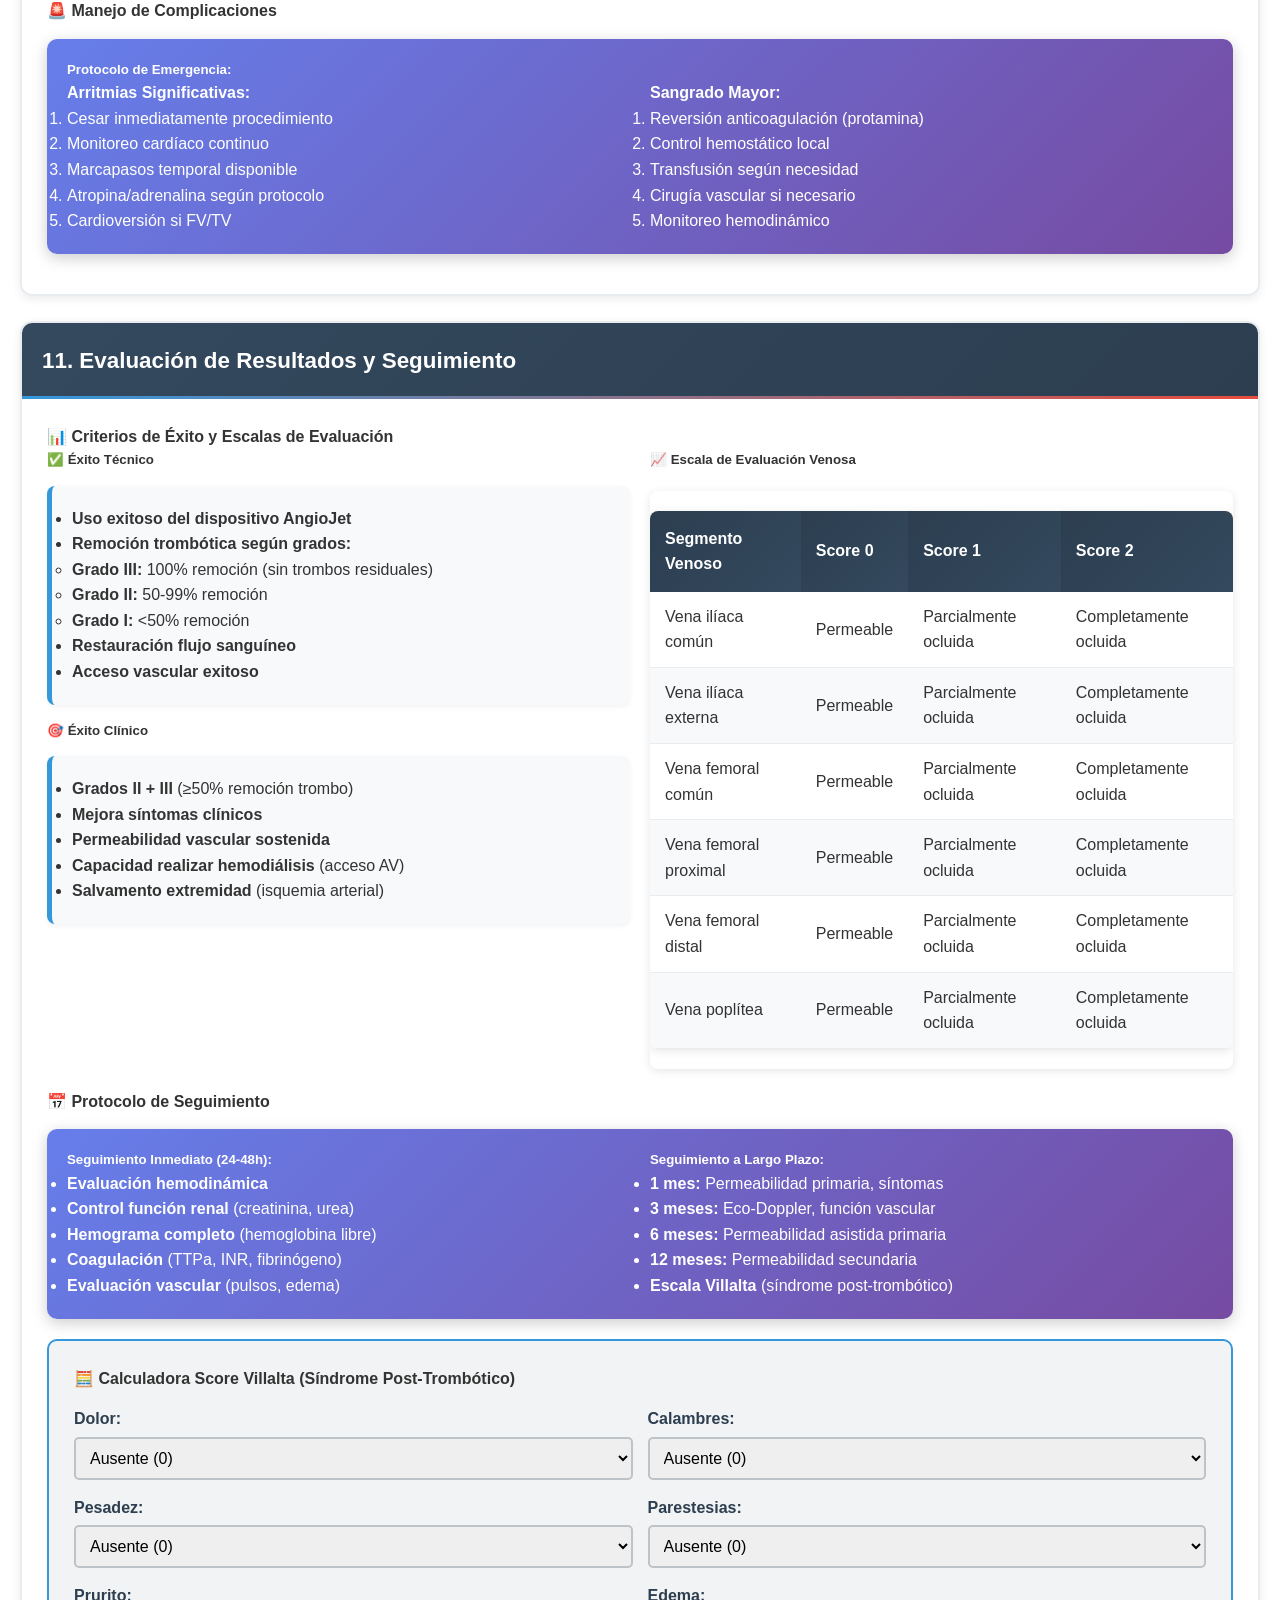
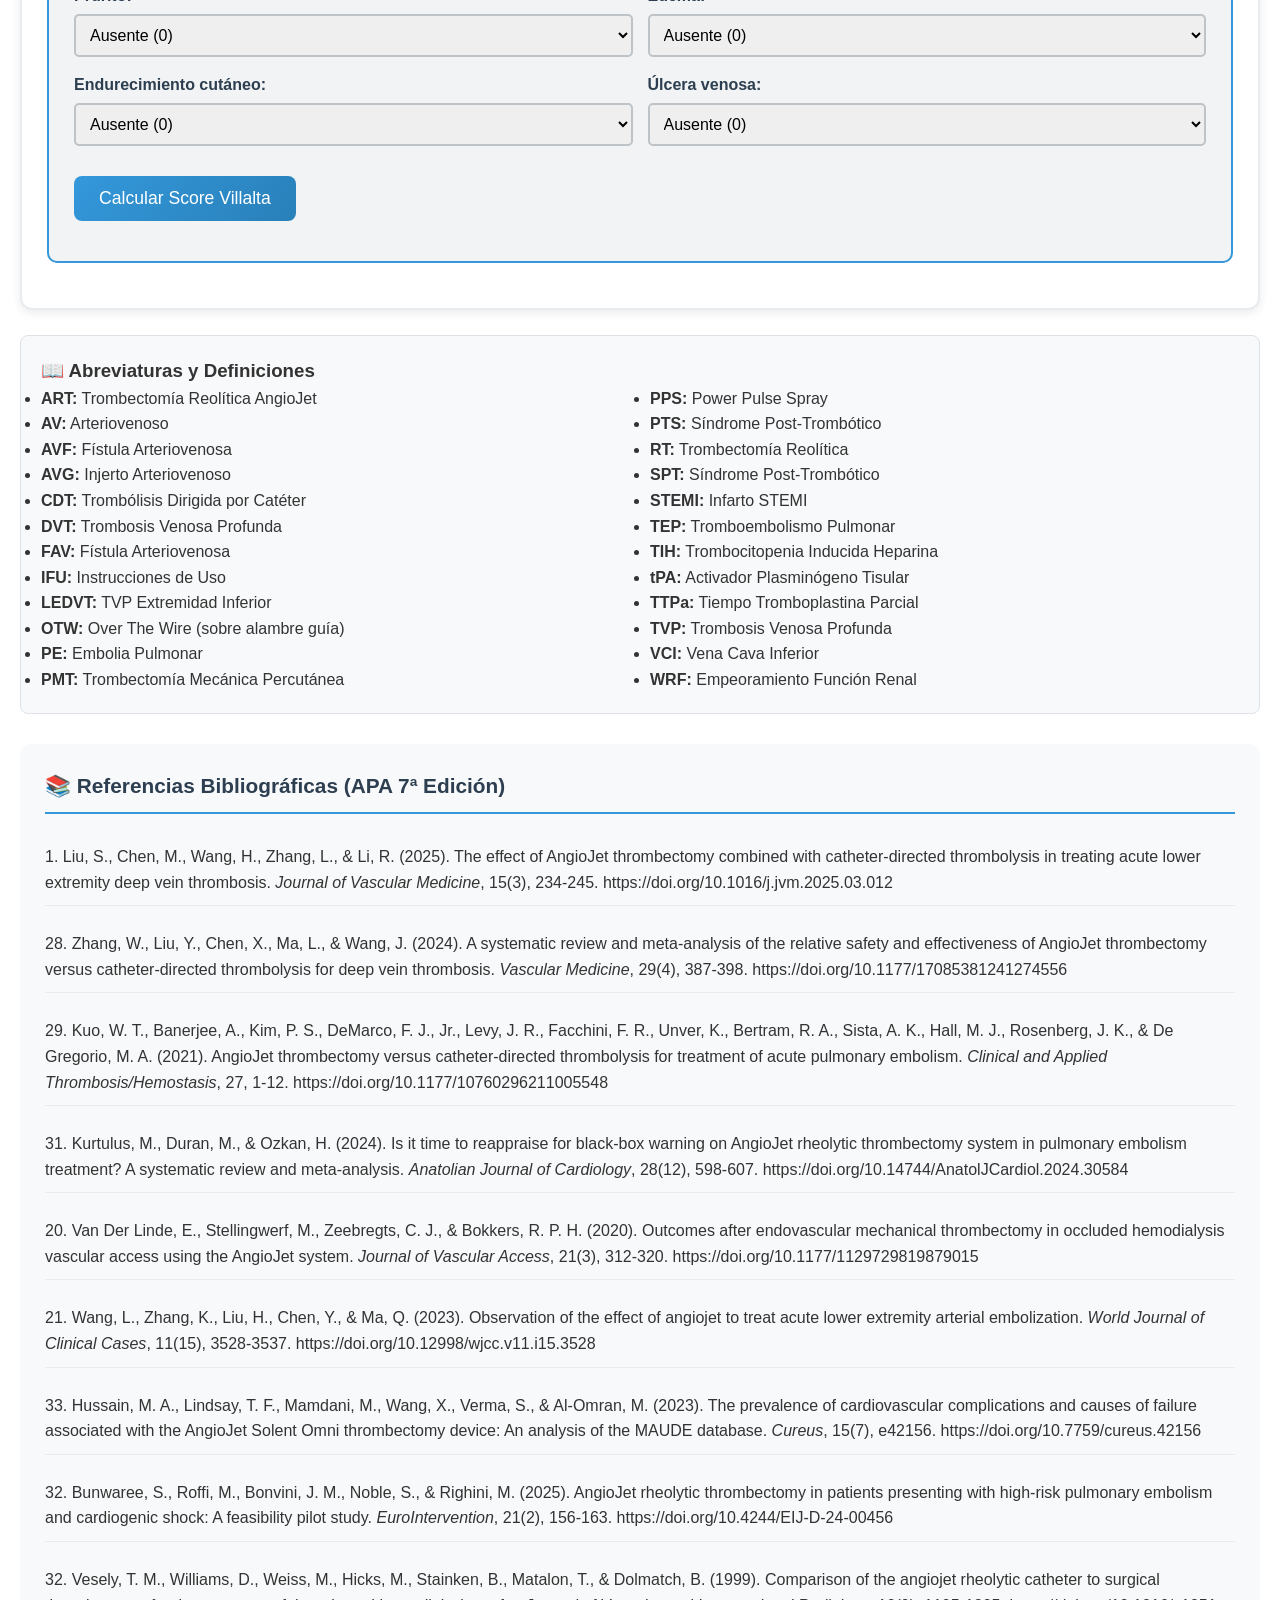
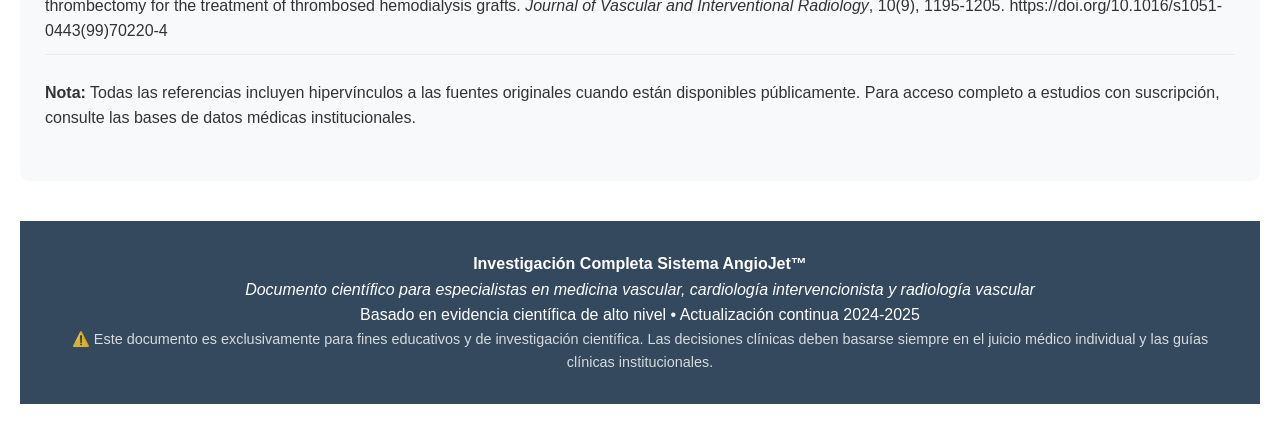
<file: angiojet/index.html>
<!DOCTYPE html>
<html lang="es">
<head>
    <meta charset="UTF-8">
    <meta name="viewport" content="width=device-width, initial-scale=1.0">
    <title>Sistema de Trombectomía AngioJet: Investigación Completa Arterial y Venosa</title>
    <style>
        * {
            margin: 0;
            padding: 0;
            box-sizing: border-box;
        }

        body {
            font-family: 'Segoe UI', Tahoma, Geneva, Verdana, sans-serif;
            line-height: 1.6;
            color: #333;
            background-color: #f8f9fa;
        }

        .container {
            max-width: 1400px;
            margin: 0 auto;
            padding: 20px;
            background-color: white;
            box-shadow: 0 0 20px rgba(0,0,0,0.1);
        }

        header {
            background: linear-gradient(135deg, #2c3e50, #3498db);
            color: white;
            padding: 30px;
            text-align: center;
            border-radius: 10px;
            margin-bottom: 30px;
            box-shadow: 0 5px 15px rgba(0,0,0,0.1);
        }

        h1 {
            font-size: 2.5em;
            margin-bottom: 10px;
            text-shadow: 2px 2px 4px rgba(0,0,0,0.3);
        }

        .subtitle {
            font-size: 1.2em;
            opacity: 0.9;
        }

        .section-container {
            background: white;
            border-radius: 12px;
            border: 2px solid #e9ecef;
            margin-bottom: 25px;
            overflow: hidden;
            box-shadow: 0 3px 10px rgba(0,0,0,0.08);
            transition: transform 0.3s ease, box-shadow 0.3s ease;
        }

        .section-container:hover {
            transform: translateY(-2px);
            box-shadow: 0 5px 20px rgba(0,0,0,0.15);
        }

        .section-header {
            background: linear-gradient(135deg, #34495e, #2c3e50);
            color: white;
            padding: 20px;
            font-size: 1.4em;
            font-weight: 600;
            position: relative;
        }

        .section-header::after {
            content: '';
            position: absolute;
            bottom: 0;
            left: 0;
            width: 100%;
            height: 3px;
            background: linear-gradient(90deg, #3498db, #e74c3c);
        }

        .section-content {
            padding: 25px;
        }

        .two-column {
            display: grid;
            grid-template-columns: 1fr 1fr;
            gap: 20px;
        }

        .info-box {
            background: #f8f9fa;
            border-left: 5px solid #3498db;
            padding: 20px;
            border-radius: 8px;
            margin: 15px 0;
            box-shadow: 0 2px 5px rgba(0,0,0,0.05);
        }

        .warning-box {
            background: #fef9e7;
            border-left: 5px solid #f39c12;
            padding: 20px;
            border-radius: 8px;
            margin: 15px 0;
            box-shadow: 0 2px 5px rgba(0,0,0,0.05);
        }

        .contraindication-box {
            background: #fdf2f2;
            border-left: 5px solid #e74c3c;
            padding: 20px;
            border-radius: 8px;
            margin: 15px 0;
            box-shadow: 0 2px 5px rgba(0,0,0,0.05);
        }

        .tech-specs-table {
            width: 100%;
            border-collapse: collapse;
            margin: 20px 0;
            border-radius: 8px;
            overflow: hidden;
            box-shadow: 0 2px 10px rgba(0,0,0,0.1);
        }

        .tech-specs-table th {
            background: linear-gradient(135deg, #2c3e50, #34495e);
            color: white;
            padding: 15px;
            text-align: left;
            font-weight: 600;
        }

        .tech-specs-table td {
            padding: 12px 15px;
            border-bottom: 1px solid #e9ecef;
            background: white;
        }

        .tech-specs-table tr:nth-child(even) td {
            background: #f8f9fa;
        }

        .evidence-level {
            display: inline-block;
            padding: 5px 10px;
            border-radius: 20px;
            font-size: 0.8em;
            font-weight: bold;
            margin: 5px;
        }

        .level-1 {
            background: #d4edda;
            color: #155724;
            border: 1px solid #c3e6cb;
        }

        .level-2 {
            background: #fff3cd;
            color: #856404;
            border: 1px solid #ffeaa7;
        }

        .level-3 {
            background: #f8d7da;
            color: #721c24;
            border: 1px solid #f5c6cb;
        }

        .citation {
            background: #e3f2fd;
            border-left: 4px solid #2196f3;
            padding: 15px;
            margin: 10px 0;
            border-radius: 5px;
            font-size: 0.9em;
        }

        .calculator-section {
            background: #f1f3f4;
            border: 2px solid #3498db;
            border-radius: 10px;
            padding: 25px;
            margin: 20px 0;
        }

        .calculator-input {
            display: grid;
            grid-template-columns: 1fr 1fr;
            gap: 15px;
            margin: 15px 0;
        }

        .input-group {
            display: flex;
            flex-direction: column;
        }

        .input-group label {
            font-weight: 600;
            margin-bottom: 5px;
            color: #2c3e50;
        }

        .input-group select, .input-group input {
            padding: 10px;
            border: 2px solid #bdc3c7;
            border-radius: 5px;
            font-size: 1em;
            transition: border-color 0.3s;
        }

        .input-group select:focus, .input-group input:focus {
            outline: none;
            border-color: #3498db;
            box-shadow: 0 0 5px rgba(52, 152, 219, 0.3);
        }

        .calculate-btn {
            background: linear-gradient(135deg, #3498db, #2980b9);
            color: white;
            padding: 12px 25px;
            border: none;
            border-radius: 8px;
            font-size: 1.1em;
            cursor: pointer;
            margin: 15px 0;
            transition: all 0.3s;
        }

        .calculate-btn:hover {
            background: linear-gradient(135deg, #2980b9, #3498db);
            transform: translateY(-2px);
            box-shadow: 0 5px 15px rgba(0,0,0,0.2);
        }

        .result-box {
            background: #d4edda;
            border: 2px solid #28a745;
            border-radius: 8px;
            padding: 20px;
            margin: 15px 0;
            font-weight: 600;
        }

        .abbreviations {
            background: #f8f9fa;
            border-radius: 8px;
            padding: 20px;
            margin: 20px 0;
            border: 1px solid #dee2e6;
        }

        .references {
            background: #f8f9fa;
            padding: 25px;
            border-radius: 10px;
            margin-top: 30px;
        }

        .references h3 {
            color: #2c3e50;
            margin-bottom: 20px;
            font-size: 1.3em;
            border-bottom: 2px solid #3498db;
            padding-bottom: 10px;
        }

        .reference-item {
            margin: 15px 0;
            padding: 10px 0;
            border-bottom: 1px solid #e9ecef;
        }

        .reference-item:last-child {
            border-bottom: none;
        }

        @media (max-width: 768px) {
            .two-column, .calculator-input {
                grid-template-columns: 1fr;
            }
            
            .container {
                padding: 10px;
            }
            
            h1 {
                font-size: 2em;
            }
        }

        .dosage-table {
            background: white;
            border-radius: 8px;
            box-shadow: 0 2px 10px rgba(0,0,0,0.1);
            margin: 20px 0;
            overflow: hidden;
        }

        .protocol-step {
            background: #e8f5e8;
            border: 1px solid #4caf50;
            border-radius: 8px;
            padding: 15px;
            margin: 10px 0;
            position: relative;
        }

        .protocol-step::before {
            content: attr(data-step);
            background: #4caf50;
            color: white;
            padding: 5px 10px;
            border-radius: 20px;
            font-size: 0.8em;
            font-weight: bold;
            position: absolute;
            top: -10px;
            left: 10px;
        }

        .technique-highlight {
            background: linear-gradient(135deg, #667eea 0%, #764ba2 100%);
            color: white;
            padding: 20px;
            border-radius: 10px;
            margin: 15px 0;
            box-shadow: 0 4px 15px rgba(0,0,0,0.2);
        }

        .complication-severity {
            display: inline-block;
            padding: 3px 8px;
            border-radius: 15px;
            font-size: 0.8em;
            font-weight: bold;
        }

        .minor { background: #fff3cd; color: #856404; }
        .major { background: #f8d7da; color: #721c24; }
        .critical { background: #d1ecf1; color: #0c5460; }
    </style>
</head>

<body>
    <div class="container">
        <header>
            <h1>Sistema de Trombectomía AngioJet™</h1>
            <p class="subtitle">Investigación Completa: Aplicaciones Arteriales y Venosas para Especialistas</p>
            <p><em>Revisión Sistemática basada en Evidencia de Alto Nivel - 2024-2025</em></p>
        </header>

        <!-- INTRODUCCIÓN Y MECANISMO DE ACCIÓN -->
        <div class="section-container">
            <div class="section-header">1. Introducción y Mecanismo de Acción</div>
            <div class="section-content">
                <div class="info-box">
                    <h4>Definición y Principio de Funcionamiento</h4>
                    <p>El sistema AngioJet™ es un dispositivo de <strong>trombectomía farmacomecánica reolítica</strong> que utiliza el <strong>Principio de Bernoulli</strong> para la fragmentación y aspiración de trombos. El sistema genera chorros de solución salina heparinizada a alta velocidad que crean una zona de baja presión, produciendo un efecto de vacío que aspira y fragmenta el material trombótico.</p>
                </div>

                <div class="two-column">
                    <div>
                        <h4>Mecanismo de Acción Paso a Paso:</h4>
                        <div class="protocol-step" data-step="1">
                            <strong>Generación de Presión:</strong> La consola energiza la bomba que envía solución salina presurizada a la punta del catéter
                        </div>
                        <div class="protocol-step" data-step="2">
                            <strong>Formación de Chorros:</strong> Los chorros de solución salina viajan hacia atrás creando una zona de baja presión
                        </div>
                        <div class="protocol-step" data-step="3">
                            <strong>Aspiración:</strong> El trombo es atraído hacia las ventanas de entrada por el efecto de vacío
                        </div>
                        <div class="protocol-step" data-step="4">
                            <strong>Fragmentación:</strong> Los chorros empujan el trombo fragmentado de vuelta por el catéter
                        </div>
                        <div class="protocol-step" data-step="5">
                            <strong>Evacuación:</strong> El material trombótico es evacuado del cuerpo hacia la bolsa de recolección
                        </div>
                    </div>

                    <div>
                        <h4>Componentes del Sistema:</h4>
                        <ul>
                            <li><strong>Consola Ultra 5000A:</strong> Control y monitoreo automatizado</li>
                            <li><strong>Set de Bomba Desechable:</strong> Genera la presión necesaria</li>
                            <li><strong>Catéteres Especializados:</strong> Diferentes modelos según aplicación</li>
                            <li><strong>Kit Power Pulse™:</strong> Para infusión de agentes líticos</li>
                        </ul>
                    </div>
                </div>
            </div>
        </div>

        <!-- INDICACIONES CLÍNICAS -->
        <div class="section-container">
            <div class="section-header">2. Indicaciones Clínicas por Sectores Vasculares</div>
            <div class="section-content">
                <div class="two-column">
                    <div>
                        <h4>🔵 Indicaciones Arteriales</h4>
                        <div class="info-box">
                            <ul>
                                <li><strong>Trombosis arterial periférica aguda</strong> (≥1.5mm de diámetro)</li>
                                <li><strong>Embolismo arterial</strong> de extremidades superiores e inferiores</li>
                                <li><strong>Trombosis de injertos vasculares</strong> arteriales</li>
                                <li><strong>Oclusión de stents</strong> arteriales periféricos</li>
                                <li><strong>Síndrome de isquemia aguda</strong> de extremidades</li>
                                <li><strong>Trombosis de bypass</strong> arteriales periféricos</li>
                            </ul>
                        </div>
                        
                        <h4>🟢 Técnica Power Pulse™ Arterial</h4>
                        <p><em>Infusión selectiva de agentes trombolíticos en el sistema vascular periférico arterial para optimizar la lisis previa a la trombectomía mecánica.</em></p>
                    </div>

                    <div>
                        <h4>🔴 Indicaciones Venosas</h4>
                        <div class="info-box">
                            <ul>
                                <li><strong>Trombosis venosa profunda (TVP)</strong> iliofemoral</li>
                                <li><strong>TVP de extremidades superiores</strong> (≥3.0mm diámetro)</li>
                                <li><strong>TVP de extremidades inferiores</strong> (≥3.0mm diámetro)</li>
                                <li><strong>Trombosis de vena cava inferior</strong> (≥6.0mm diámetro)</li>
                                <li><strong>Síndrome de May-Thurner</strong></li>
                                <li><strong>Trombosis de filtros de VCI</strong></li>
                                <li><strong>TVP en pacientes trasplantados</strong> renales</li>
                            </ul>
                        </div>

                        <h4>🟡 Acceso Vascular AV</h4>
                        <div class="info-box">
                            <ul>
                                <li><strong>Fístulas arteriovenosas</strong> trombosadas</li>
                                <li><strong>Injertos AV</strong> para hemodiálisis (≥3.0mm)</li>
                                <li><strong>Estenosis del acceso vascular</strong> con trombosis</li>
                            </ul>
                        </div>
                    </div>
                </div>
            </div>
        </div>

        <!-- CONTRAINDICACIONES Y PRECAUCIONES -->
        <div class="section-container">
            <div class="section-header">3. Contraindicaciones y Precauciones</div>
            <div class="section-content">
                <div class="two-column">
                    <div>
                        <h4>❌ Contraindicaciones Absolutas</h4>
                        <div class="contraindication-box">
                            <ul>
                                <li><strong>Contraindicación para procedimientos endovasculares</strong></li>
                                <li><strong>Imposibilidad de acceso</strong> con guía metálica</li>
                                <li><strong>Intolerancia a medios de contraste</strong></li>
                                <li><strong>Lesión no cicatrizada</strong> por intervención mecánica reciente</li>
                                <li><strong>Vasos menores</strong> al diámetro mínimo especificado</li>
                            </ul>
                        </div>

                        <h4>⚠️ Advertencias Importantes</h4>
                        <div class="warning-box">
                            <ul>
                                <li><strong>NO evaluado para TEP:</strong> Eventos adversos graves reportados incluyendo muerte</li>
                                <li><strong>NO para vasculatura carotídea/cerebral</strong></li>
                                <li><strong>NO para vasculatura coronaria</strong> (algunos modelos)</li>
                                <li><strong>Riesgo de embolización:</strong> Fragmentos pueden causar oclusión distal</li>
                                <li><strong>Arritmias cardíacas:</strong> Monitoreo cardíaco obligatorio</li>
                            </ul>
                        </div>
                    </div>

                    <div>
                        <h4>⚡ Precauciones Especiales</h4>
                        <div class="warning-box">
                            <ul>
                                <li><strong>Heparinización sistémica:</strong> Recomendada para prevenir retrombosis</li>
                                <li><strong>Hemólisis transitoria:</strong> Monitoreo de hemoglobinemia</li>
                                <li><strong>Función renal:</strong> Hidratación apropiada pre/post procedimiento</li>
                                <li><strong>Cargas trombóticas grandes:</strong> Mayor riesgo de hemoglobinemia significativa</li>
                                <li><strong>Tiempo de operación limitado:</strong> Respetar tiempos máximos según modelo</li>
                            </ul>
                        </div>

                        <h4>🔄 Precauciones Específicas por Sector</h4>
                        <div class="info-box">
                            <strong>Venoso (ZelanteDVT™):</strong>
                            <ul>
                                <li>Considerar riesgo de TEP en TVP periférica</li>
                                <li>Diámetro vascular mínimo 6mm</li>
                                <li>Monitoreo especial en carga trombótica masiva</li>
                            </ul>
                            <strong>Arterial:</strong>
                            <ul>
                                <li>Lesiones difíciles de cruzar: pre-dilatación ≤2 atm</li>
                                <li>Diámetro mínimo según modelo (1.5-3.0mm)</li>
                            </ul>
                        </div>
                    </div>
                </div>
            </div>
        </div>

        <!-- ESPECIFICACIONES TÉCNICAS COMPLETAS -->
        <div class="section-container">
            <div class="section-header">4. Especificaciones Técnicas y Modelos de Catéteres</div>
            <div class="section-content">
                <table class="tech-specs-table">
                    <thead>
                        <tr>
                            <th>Modelo</th>
                            <th>Indicación</th>
                            <th>Diámetro Mín. Vaso</th>
                            <th>Longitud</th>
                            <th>Diámetro Catéter</th>
                            <th>Guía</th>
                            <th>Introductor</th>
                            <th>Power Pulse™</th>
                            <th>Flujo</th>
                            <th>Tiempo Máx.</th>
                        </tr>
                    </thead>
                    <tbody>
                        <tr>
                            <td><strong>Solent™ Dista</strong><br><small>111303-001</small></td>
                            <td>Arterial Periférico</td>
                            <td>1.5 mm</td>
                            <td>145 cm</td>
                            <td>4F/3F</td>
                            <td>0.014"</td>
                            <td>4F</td>
                            <td>✅</td>
                            <td>23 mL/min</td>
                            <td>300 seg</td>
                        </tr>
                        <tr>
                            <td><strong>Solent™ Omni</strong><br><small>109681-001</small></td>
                            <td>Arterial, Venoso, AV</td>
                            <td>3.0 mm</td>
                            <td>120 cm</td>
                            <td>6F</td>
                            <td>0.035"</td>
                            <td>6F</td>
                            <td>✅</td>
                            <td>60 mL/min</td>
                            <td>240 seg</td>
                        </tr>
                        <tr>
                            <td><strong>Solent™ Proxi</strong><br><small>109676-001</small></td>
                            <td>Arterial, Venoso, AV</td>
                            <td>3.0 mm</td>
                            <td>90 cm</td>
                            <td>6F</td>
                            <td>0.035"</td>
                            <td>6F</td>
                            <td>✅</td>
                            <td>60 mL/min</td>
                            <td>240 seg</td>
                        </tr>
                        <tr>
                            <td><strong>AVX™</strong><br><small>105039-001</small></td>
                            <td>Acceso AV</td>
                            <td>3.0 mm</td>
                            <td>50 cm</td>
                            <td>6F</td>
                            <td>0.035"</td>
                            <td>6F</td>
                            <td>❌</td>
                            <td>60 mL/min</td>
                            <td>300 seg</td>
                        </tr>
                        <tr style="background: #e8f5e8;">
                            <td><strong>ZelanteDVT™</strong><br><small>114610-001</small></td>
                            <td><strong>Venoso Grande</strong></td>
                            <td><strong>6.0 mm</strong></td>
                            <td>105 cm</td>
                            <td><strong>8F</strong></td>
                            <td>0.035"</td>
                            <td><strong>8F</strong></td>
                            <td>✅</td>
                            <td>60 mL/min</td>
                            <td>240 seg</td>
                        </tr>
                    </tbody>
                </table>

                <div class="info-box">
                    <h4>🔧 Consola AngioJet™ Ultra 5000A</h4>
                    <div class="two-column">
                        <div>
                            <ul>
                                <li><strong>Modelo:</strong> 105650-001</li>
                                <li><strong>Configuración automática</strong> por código de barras</li>
                                <li><strong>Interfaz paso a paso</strong> para eficiencia</li>
                                <li><strong>Autodiagnóstico</strong> integrado</li>
                                <li><strong>Control de flujo</strong> automatizado</li>
                            </ul>
                        </div>
                        <div>
                            <ul>
                                <li><strong>Diseño compacto</strong> y móvil</li>
                                <li><strong>Pantalla táctil</strong> intuitiva</li>
                                <li><strong>Sistema de seguridad</strong> multicapa</li>
                                <li><strong>Monitoreo continuo</strong> de parámetros</li>
                            </ul>
                        </div>
                    </div>
                </div>

                <div class="technique-highlight">
                    <h4>💡 Características Especiales ZelanteDVT™</h4>
                    <p><strong>Cuatro veces más potente</strong> que catéteres Solent™ - Diseñado específicamente para TVP de gran diámetro con <strong>ventana de entrada única direccional</strong> y <strong>capacidad de rotación</strong> para trombectomía dirigida en venas iliofemorales.</p>
                </div>
            </div>
        </div>

        <!-- PREPARACIÓN DE SOLUCIONES -->
        <div class="section-container">
            <div class="section-header">5. Preparación de Soluciones Anticoagulantes y Fibrinolíticas</div>
            <div class="section-content">
                <div class="two-column">
                    <div>
                        <h4>🧪 Solución Anticoagulante (Heparina)</h4>
                        <div class="info-box">
                            <h5>Preparación Estándar:</h5>
                            <ul>
                                <li><strong>Concentración:</strong> 5000 UI/L de solución salina</li>
                                <li><strong>Volumen recomendado:</strong> 1 litro (no incluido)</li>
                                <li><strong>Temperatura:</strong> Ambiente</li>
                                <li><strong>Mezclar completamente</strong> antes del uso</li>
                            </ul>
                        </div>

                        <div class="protocol-step" data-step="1">
                            <strong>Preparación:</strong> Utilizar técnica estéril para agregar heparina sódica a bolsa de suero fisiológico 0.9%
                        </div>
                        <div class="protocol-step" data-step="2">
                            <strong>Mezcla:</strong> Invertir suavemente la bolsa varias veces para distribución homogénea
                        </div>
                        <div class="protocol-step" data-step="3">
                            <strong>Etiquetado:</strong> Identificar claramente concentración y fecha de preparación
                        </div>
                        <div class="protocol-step" data-step="4">
                            <strong>Conexión:</strong> Colgar en gancho superior de la consola
                        </div>

                        <div class="warning-box">
                            <strong>⚠️ Precauciones Heparina:</strong>
                            <ul>
                                <li>Monitoreo de tiempo parcial de tromboplastina (TTPa)</li>
                                <li>Riesgo de trombocitopenia inducida por heparina (TIH)</li>
                                <li>Ajustar según función renal y peso del paciente</li>
                                <li>Tener disponible sulfato de protamina (antídoto)</li>
                            </ul>
                        </div>
                    </div>

                    <div>
                        <h4>💊 Solución Fibrinolítica</h4>
                        <div class="info-box">
                            <h5>Urokinasa (Protocolo Estándar):</h5>
                            <ul>
                                <li><strong>Concentración Power Pulse:</strong> 200,000 UI en 100-200 mL suero fisiológico</li>
                                <li><strong>Infusión CDT:</strong> 500,000 UI/día en infusión continua</li>
                                <li><strong>Tiempo de residencia:</strong> 15-20 minutos antes de aspiración</li>
                            </ul>
                        </div>

                        <div class="dosage-table">
                            <table class="tech-specs-table">
                                <thead>
                                    <tr>
                                        <th>Agente</th>
                                        <th>Dosis Power Pulse</th>
                                        <th>Volumen</th>
                                        <th>Tiempo Residencia</th>
                                    </tr>
                                </thead>
                                <tbody>
                                    <tr>
                                        <td><strong>Urokinasa</strong></td>
                                        <td>200,000 UI</td>
                                        <td>100-200 mL</td>
                                        <td>15-20 min</td>
                                    </tr>
                                    <tr>
                                        <td><strong>Alteplase (tPA)</strong></td>
                                        <td>10-12 mg</td>
                                        <td>50-100 mL</td>
                                        <td>15-30 min</td>
                                    </tr>
                                    <tr>
                                        <td><strong>Tenecteplase</strong></td>
                                        <td>8-10 mg</td>
                                        <td>50 mL</td>
                                        <td>20-30 min</td>
                                    </tr>
                                </tbody>
                            </table>
                        </div>

                        <div class="warning-box">
                            <strong>⚠️ Precauciones Fibrinolíticos:</strong>
                            <ul>
                                <li><strong>Contraindicaciones absolutas:</strong> Hemorragia activa, ACV reciente</li>
                                <li><strong>Monitoreo fibrinógeno:</strong> Suspender si <1 g/L</li>
                                <li><strong>Tiempo máximo infusión:</strong> 48-72 horas</li>
                                <li><strong>Control coagulación:</strong> TTPa, INR, recuento plaquetario</li>
                            </ul>
                        </div>
                    </div>
                </div>
            </div>
        </div>

        <!-- PREPARACIÓN DE CONSOLA Y MATERIAL -->
        <div class="section-container">
            <div class="section-header">6. Preparación de Consola, Material y Configuración</div>
            <div class="section-content">
                <h4>🖥️ Configuración de Consola AngioJet™ Ultra</h4>
                
                <div class="two-column">
                    <div>
                        <h5>Preparación Inicial:</h5>
                        <div class="protocol-step" data-step="1">
                            <strong>Conexión eléctrica:</strong> Verificar interruptor principal en posición ON y conexión a fuente de poder
                        </div>
                        <div class="protocol-step" data-step="2">
                            <strong>Botón POWER:</strong> Presionar botón de encendido - todos los indicadores se iluminarán
                        </div>
                        <div class="protocol-step" data-step="3">
                            <strong>Autoprueba:</strong> Pantalla mostrará "ANGIOJET ULTRA" durante autodiagnóstico
                        </div>
                        <div class="protocol-step" data-step="4">
                            <strong>Apertura cajón:</strong> Indica autoprueba exitosa - preparado para cargar bomba
                        </div>

                        <h5>Carga del Sistema:</h5>
                        <div class="protocol-step" data-step="5">
                            <strong>Bomba:</strong> Insertar set de bomba - la consola lee código de barras automáticamente
                        </div>
                        <div class="protocol-step" data-step="6">
                            <strong>Identificación:</strong> Pantalla muestra modelo de catéter detectado
                        </div>
                        <div class="protocol-step" data-step="7">
                            <strong>Cebado automático:</strong> Sistema ceba bomba automáticamente
                        </div>
                    </div>

                    <div>
                        <h5>Material Necesario por Procedimiento:</h5>
                        <div class="info-box">
                            <strong>Material Básico:</strong>
                            <ul>
                                <li>Consola AngioJet™ Ultra 5000A</li>
                                <li>Catéter seleccionado según indicación</li>
                                <li>Introductor adecuado (4F-8F según catéter)</li>
                                <li>Guía metálica compatible (0.014"-0.035")</li>
                                <li>Pedal de control</li>
                                <li>Bolsa recolectora de desechos</li>
                                <li>Kit Power Pulse™ (si requerido)</li>
                            </ul>
                        </div>

                        <div class="info-box">
                            <strong>Soluciones y Medicamentos:</strong>
                            <ul>
                                <li>Solución salina 0.9% (1L) + heparina</li>
                                <li>Agente fibrinolítico (según protocolo)</li>
                                <li>Anestésico local (lidocaína 2%)</li>
                                <li>Medio de contraste no iónico</li>
                                <li>Medicación de soporte cardíaco</li>
                            </ul>
                        </div>

                        <div class="warning-box">
                            <strong>⚠️ Verificaciones Pre-procedimiento:</strong>
                            <ul>
                                <li>Estado funcional de la consola</li>
                                <li>Integridad del catéter y accesorios</li>
                                <li>Compatibilidad guía-catéter-introductor</li>
                                <li>Funcionamiento del pedal</li>
                                <li>Disponibilidad de equipo de emergencia</li>
                            </ul>
                        </div>
                    </div>
                </div>

                <h4>🔧 Procedimiento de Cebado del Catéter</h4>
                <div class="technique-highlight">
                    <div class="two-column">
                        <div>
                            <h5>Cebado Inicial:</h5>
                            <ol>
                                <li><strong>Posición del pedal:</strong> Colocar en lugar accesible, minimizar activaciones accidentales</li>
                                <li><strong>Inmersión completa:</strong> Sumergir punta del catéter en solución salina heparinizada</li>
                                <li><strong>Activación:</strong> Presionar pedal para iniciar cebado</li>
                                <li><strong>Tiempo completo:</strong> Continuar hasta que contador llegue a cero</li>
                                <li><strong>Confirmación:</strong> Retirar pie del pedal - pantalla debe mostrar "READY" con icono verde</li>
                            </ol>
                        </div>
                        <div>
                            <h5>Activación Recubrimiento Hidrófilo:</h5>
                            <ul>
                                <li>Limpiar suavemente el cuerpo del catéter con solución salina</li>
                                <li>Verificar flexibilidad y deslizamiento del catéter</li>
                                <li>Confirmar que las marcas radiopacas son visibles</li>
                            </ul>

                            <div class="warning-box">
                                <strong>⚠️ Importante:</strong> No mover la bolsa de recolección durante operación del catéter - puede causar error del sistema.
                            </div>
                        </div>
                    </div>
                </div>
            </div>
        </div>

        <!-- TÉCNICAS ESPECIALES POR SECTORES -->
        <div class="section-container">
            <div class="section-header">7. Técnicas Especiales por Sectores Vasculares</div>
            <div class="section-content">
                <div class="two-column">
                    <div>
                        <h4>🔵 Técnicas Arteriales Especializadas</h4>
                        
                        <div class="technique-highlight">
                            <h5>Sector Iliofemoral Arterial</h5>
                            <ul>
                                <li><strong>Catéter recomendado:</strong> Solent™ Omni (120cm)</li>
                                <li><strong>Acceso:</strong> Femoral contralateral o braquial</li>
                                <li><strong>Técnica Cross-over:</strong> Para lesiones ilíacas</li>
                                <li><strong>Power Pulse:</strong> 10-12 mg tPA, dwell time 20-30 min</li>
                                <li><strong>Tiempo operativo:</strong> Máximo 240 seg en campo sanguíneo</li>
                            </ul>
                        </div>

                        <div class="technique-highlight">
                            <h5>Sector Femoropoplíteo</h5>
                            <ul>
                                <li><strong>Catéter:</strong> Solent™ Proxi/Omni según longitud lesión</li>
                                <li><strong>Acceso:</strong> Femoral ipsilateral retrógrado</li>
                                <li><strong>Técnica de barrido:</strong> Movimiento lento 1mm/seg</li>
                                <li><strong>Pre-dilatación:</strong> Si resistencia >2 atm</li>
                            </ul>
                        </div>

                        <div class="technique-highlight">
                            <h5>Sector Infrapoplíteo</h5>
                            <ul>
                                <li><strong>Catéter:</strong> Solent™ Dista (4F, guía 0.014")</li>
                                <li><strong>Acceso:</strong> Femoral antegrade</li>
                                <li><strong>Técnica de precisión:</strong> Flujo reducido 23 mL/min</li>
                                <li><strong>Tiempo limitado:</strong> 300 seg máximo total</li>
                                <li><strong>Monitoreo distal:</strong> Perfusión pie obligatoria</li>
                            </ul>
                        </div>
                    </div>

                    <div>
                        <h4>🔴 Técnicas Venosas Especializadas</h4>
                        
                        <div class="technique-highlight">
                            <h5>TVP Iliofemoral (ZelanteDVT™)</h5>
                            <ul>
                                <li><strong>Acceso:</strong> Poplíteo o tibial posterior ecoguiado</li>
                                <li><strong>Introductor:</strong> 8F obligatorio</li>
                                <li><strong>Power Pulse:</strong> 200,000 UI urokinasa en 100-200 mL</li>
                                <li><strong>Dwell time:</strong> 15-20 minutos</li>
                                <li><strong>Técnica direccional:</strong> Rotación de ventana única</li>
                                <li><strong>Tiempo operativo:</strong> 240 seg máximo</li>
                                <li><strong>Control embolia:</strong> Filtro VCI si indicado</li>
                            </ul>
                        </div>

                        <div class="technique-highlight">
                            <h5>Síndrome May-Thurner</h5>
                            <ul>
                                <li><strong>Trombectomía ZelanteDVT™:</strong> Remover carga trombótica</li>
                                <li><strong>Venografía:</strong> Documentar compresión ilíaca</li>
                                <li><strong>Angioplastia:</strong> Pre-dilatación lesión estenótica</li>
                                <li><strong>Stent venoso:</strong> Wallstent o similar dedicado</li>
                                <li><strong>Control post-stent:</strong> Flujo libre sin gradiente</li>
                            </ul>
                        </div>

                        <div class="technique-highlight">
                            <h5>TVP Extremidades Superiores</h5>
                            <ul>
                                <li><strong>Catéter:</strong> Solent™ Proxi (90cm)</li>
                                <li><strong>Acceso:</strong> Basílica o cefálica distal</li>
                                <li><strong>Síndrome salida torácica:</strong> Descompresión posterior</li>
                                <li><strong>Técnica suave:</strong> Menor presión por proximidad cardíaca</li>
                            </ul>
                        </div>
                    </div>
                </div>

                <h4>🟡 Técnicas Acceso Vascular AV</h4>
                <div class="info-box">
                    <div class="two-column">
                        <div>
                            <h5>Fístulas AV Nativas:</h5>
                            <ul>
                                <li><strong>Catéter:</strong> Solent™ Omni/Proxi</li>
                                <li><strong>Acceso:</strong> Punción directa fístula</li>
                                <li><strong>Trombectomía suave:</strong> Preservar endotelio</li>
                                <li><strong>Angioplastia adyuvante:</strong> 90% de casos</li>
                                <li><strong>Éxito técnico:</strong> 92.6% reportado</li>
                            </ul>
                        </div>
                        <div>
                            <h5>Injertos AV Sintéticos:</h5>
                            <ul>
                                <li><strong>Catéter:</strong> AVX™ especializado (50cm)</li>
                                <li><strong>Acceso:</strong> Punción percutánea</li>
                                <li><strong>Técnica de barrido:</strong> Arterial y venoso</li>
                                <li><strong>Control anastomosis:</strong> Estenosis frecuente</li>
                                <li><strong>Éxito clínico:</strong> 90.8% reportado</li>
                            </ul>
                        </div>
                    </div>
                </div>
            </div>
        </div>

        <!-- CALCULADORA DE DOSIS -->
        <div class="section-container">
            <div class="section-header">8. Calculadora de Dosis y Parámetros Técnicos</div>
            <div class="section-content">
                <div class="calculator-section">
                    <h4>💊 Calculadora de Dosis de Fibrinolíticos</h4>
                    <div class="calculator-input">
                        <div class="input-group">
                            <label for="agent">Agente Fibrinolítico:</label>
                            <select id="agent" onchange="calculateDose()">
                                <option value="">Seleccionar agente</option>
                                <option value="urokinase">Urokinasa</option>
                                <option value="alteplase">Alteplase (tPA)</option>
                                <option value="tenecteplase">Tenecteplase</option>
                            </select>
                        </div>
                        <div class="input-group">
                            <label for="weight">Peso del paciente (kg):</label>
                            <input type="number" id="weight" min="40" max="150" onchange="calculateDose()">
                        </div>
                        <div class="input-group">
                            <label for="indication">Indicación:</label>
                            <select id="indication" onchange="calculateDose()">
                                <option value="">Seleccionar indicación</option>
                                <option value="arterial">Trombosis Arterial</option>
                                <option value="venous">TVP Iliofemoral</option>
                                <option value="av-access">Acceso AV</option>
                            </select>
                        </div>
                        <div class="input-group">
                            <label for="vessel-diameter">Diámetro vascular (mm):</label>
                            <input type="number" id="vessel-diameter" min="1.5" max="20" step="0.5" onchange="calculateDose()">
                        </div>
                    </div>
                    <button class="calculate-btn" onclick="calculateDose()">Calcular Dosis y Parámetros</button>
                    <div id="dose-result" class="result-box" style="display:none;"></div>
                </div>

                <div class="calculator-section">
                    <h4>⏱️ Calculadora de Tiempos Operativos</h4>
                    <div class="calculator-input">
                        <div class="input-group">
                            <label for="catheter-model">Modelo de Catéter:</label>
                            <select id="catheter-model" onchange="calculateTimes()">
                                <option value="">Seleccionar catéter</option>
                                <option value="dista">Solent™ Dista</option>
                                <option value="omni">Solent™ Omni</option>
                                <option value="proxi">Solent™ Proxi</option>
                                <option value="avx">AVX™</option>
                                <option value="zelante">ZelanteDVT™</option>
                            </select>
                        </div>
                        <div class="input-group">
                            <label for="thrombus-burden">Carga trombótica:</label>
                            <select id="thrombus-burden" onchange="calculateTimes()">
                                <option value="">Seleccionar</option>
                                <option value="low">Baja (<50% oclusión)</option>
                                <option value="moderate">Moderada (50-75% oclusión)</option>
                                <option value="high">Alta (>75% oclusión)</option>
                                <option value="total">Oclusión total</option>
                            </select>
                        </div>
                    </div>
                    <button class="calculate-btn" onclick="calculateTimes()">Calcular Tiempos</button>
                    <div id="time-result" class="result-box" style="display:none;"></div>
                </div>
            </div>
        </div>

        <!-- ESTUDIOS DE ALTO NIVEL -->
        <div class="section-container">
            <div class="section-header">9. Evidencia Científica de Alto Nivel y Meta-análisis</div>
            <div class="section-content">
                <h4>📊 Meta-análisis y Revisiones Sistemáticas Recientes (2024-2025)</h4>
                
                <div class="citation">
                    <strong>Meta-análisis 2024 - Seguridad y Eficacia Relativa:</strong><br>
                    <span class="evidence-level level-1">Nivel I</span>
                    Análisis de 12 estudios con 1,284 pacientes demostró tasas significativamente mayores de permeabilidad venosa profunda temprana (DM = 7.73, IC 95% 2.93-12.53, p=0.0006) y mejora de síntomas (DM = 6.31, IC 95% 1.82-10.80, p=0.006) vs. CDT sola. Reducción significativa en dosis de urokinasa (DM = -145.33, IC 95% -164.28 a -126.38, p<0.00001) y tiempo de hospitalización (DM = -3.13, IC 95% -3.81 a -2.45, p<0.00001). <a href="#ref28">[28]</a>
                </div>

                <div class="citation">
                    <strong>Revisión Sistemática 2021 - AngioJet vs CDT:</strong><br>
                    <span class="evidence-level level-1">Nivel I</span>
                    12 estudios retrospectivos con 1,158 pacientes. Reducción estadísticamente significativa en incidencia de SPT (OR 0.58, IC 95% 0.37-0.91, p=0.02) y score de Villalta (OR -1.86, IC 95% -3.49 a -0.24, p=0.02). Duración de tratamiento (OR -2.45, IC 95% -2.75 a -2.15, p<0.0001) y dosis de fármaco (OR -3.15, IC 95% -3.38 a -2.93, p<0.0001) significativamente menores. <a href="#ref29">[29]</a>
                </div>

                <div class="two-column">
                    <div>
                        <h5>🔬 Estudios TVP Iliofemoral</h5>
                        
                        <div class="citation">
                            <strong>Estudio Prospectivo 2025:</strong><br>
                            <span class="evidence-level level-2">Nivel II</span>
                            192 pacientes con TVP extremidad inferior. PMT+CDT combinado mostró mejor permeabilidad vascular, mayor reducción edema extremidad, función coagulación mejorada y menor daño valvular vs. CDT sola. Reducción significativa incidencia y severidad síndrome post-trombótico. <a href="#ref1">[1]</a>
                        </div>

                        <div class="citation">
                            <strong>Registro PEARL Arterial:</strong><br>
                            <span class="evidence-level level-2">Nivel II</span>
                            283 pacientes con isquemia extremidad inferior aguda. Éxito operativo 83%, 56% tratados en sesión única, 80% procedimientos <24 horas. Tasa salvamento extremidad 89% a 20 meses. <a href="#ref21">[21]</a>
                        </div>
                    </div>

                    <div>
                        <h5>⚕️ Estudios Acceso Vascular</h5>
                        
                        <div class="citation">
                            <strong>Estudio Multicéntrico 8 años:</strong><br>
                            <span class="evidence-level level-2">Nivel II</span>
                            92 procedimientos en 60 pacientes. Éxito técnico 92.6% FAV y 92.0% injertos AV. Éxito clínico 92.6% FAV y 90.8% injertos AV. Tasas permeabilidad primaria y asistida significativamente superiores en grupo FAV. <a href="#ref20">[20]</a>
                        </div>

                        <div class="citation">
                            <strong>Trial Randomizado vs. Cirugía:</strong><br>
                            <span class="evidence-level level-1">Nivel I</span>
                            153 pacientes randomizados. Éxito técnico 73.2% AngioJet vs. 78.8% cirugía (p=0.41). Tasas permeabilidad primaria similares pero diferencia casi significativa favoreció cirugía (p=0.053). Complicaciones similares pero cirugía tuvo más complicaciones mayores (11.3%). <a href="#ref32">[32]</a>
                        </div>
                    </div>
                </div>

                <h4>📈 Análisis de Seguridad - Base de Datos FDA MAUDE</h4>
                <div class="info-box">
                    <strong>Análisis 2012-2021 (450 reportes):</strong>
                    <div class="two-column">
                        <div>
                            <ul>
                                <li><strong>Falla más común:</strong> Ruptura/doblamiento catéter (30%)</li>
                                <li><strong>Vaso más afectado:</strong> Arteria/vena femoral superficial (18.2%)</li>
                                <li><strong>Evento adverso más común:</strong> Empotramiento dispositivo (1.6%)</li>
                            </ul>
                        </div>
                        <div>
                            <ul>
                                <li><strong>Arritmias:</strong> 0.7% de casos</li>
                                <li><strong>Mortalidad:</strong> 1.6% durante período estudiado</li>
                                <li><strong>Complicaciones cardiovasculares:</strong> Raras pero documentadas</li>
                            </ul>
                        </div>
                    </div>
                    <span class="evidence-level level-2">Nivel II</span> <a href="#ref33">[33]</a>
                </div>

                <h4>🫀 Estudios Embolia Pulmonar (Fuera de Indicación)</h4>
                <div class="warning-box">
                    <strong>⚠️ Advertencia FDA:</strong> No aprobado para TEP - Estudios muestran resultados mixtos
                    
                    <div class="citation">
                        <strong>Meta-análisis TEP 2024:</strong><br>
                        <span class="evidence-level level-1">Nivel I</span>
                        24 estudios, 427 pacientes. Tasas sangrado mayor 9.6% (IC 95% 5.9-15.2%), menor 9.2% (IC 95% 6.1-13.6%), alteración conducción 18.2% (IC 95% 12.4-26%), disfunción renal 15% (IC 95% 10-21.8%), mortalidad relacionada TEP 12.7% (IC 95% 9.1-17.3%) y mortalidad total 15% (IC 95% 11-20%). <a href="#ref31">[31]</a>
                    </div>

                    <div class="citation">
                        <strong>Estudio Piloto TEP Alto Riesgo:</strong><br>
                        <span class="evidence-level level-3">Nivel III</span>
                        10 pacientes con shock cardiogénico. Éxito técnico 100%, mejora Índice Miller 25→20 (p=0.002). Mortalidad 70% primeras 24h (insuficiencia cardíaca progresiva, falla multiorgánica). <a href="#ref10">[10]</a>
                    </div>
                </div>
            </div>
        </div>

        <!-- COMPLICACIONES Y MANEJO -->
        <div class="section-container">
            <div class="section-header">10. Complicaciones y Eventos Adversos</div>
            <div class="section-content">
                <h4>⚠️ Clasificación de Complicaciones por Severidad</h4>
                
                <div class="two-column">
                    <div>
                        <h5>🟡 Complicaciones Menores</h5>
                        <div class="info-box">
                            <ul>
                                <li><strong>Hemólisis transitoria:</strong> <span class="complication-severity minor">Frecuente</span>
                                    <ul>
                                        <li>Hemoglobinuria transitoria</li>
                                        <li>Normalización 24-48 horas</li>
                                        <li>Hidratación preventiva</li>
                                        <li>Alcalinización urinaria si necesario</li>
                                    </ul>
                                </li>
                                <li><strong>Hematoma punto punción:</strong> <span class="complication-severity minor">5-10%</span></li>
                                <li><strong>Dolor durante procedimiento:</strong> <span class="complication-severity minor">Frecuente</span></li>
                                <li><strong>Vasoespasmo:</strong> <span class="complication-severity minor">Ocasional</span></li>
                            </ul>
                        </div>

                        <h5>🟠 Complicaciones Moderadas</h5>
                        <div class="warning-box">
                            <ul>
                                <li><strong>Sangrado menor:</strong> <span class="complication-severity major">9.2%</span>
                                    <ul>
                                        <li>No requiere transfusión</li>
                                        <li>Hematomas >5cm</li>
                                        <li>Sangrado acceso vascular</li>
                                    </ul>
                                </li>
                                <li><strong>Embolización distal:</strong> <span class="complication-severity major">Variable</span></li>
                                <li><strong>Falla técnica catéter:</strong> <span class="complication-severity major">1-3%</span></li>
                                <li><strong>Reacción medio contraste:</strong> <span class="complication-severity major">Rara</span></li>
                            </ul>
                        </div>
                    </div>

                    <div>
                        <h5>🔴 Complicaciones Mayores</h5>
                        <div class="contraindication-box">
                            <ul>
                                <li><strong>Sangrado mayor:</strong> <span class="complication-severity critical">9.6%</span>
                                    <ul>
                                        <li>Requiere transfusión</li>
                                        <li>Sangrado intracraneal</li>
                                        <li>Sangrado retroperitoneal</li>
                                        <li>Hemorragia GI significativa</li>
                                    </ul>
                                </li>
                                <li><strong>Arritmias significativas:</strong> <span class="complication-severity critical">18.2%</span>
                                    <ul>
                                        <li>Bradicardia/trastornos conducción</li>
                                        <li>Fibrilación ventricular</li>
                                        <li>Asistolia transitoria</li>
                                        <li>Requiere marcapasos temporal</li>
                                    </ul>
                                </li>
                                <li><strong>Disfunción renal aguda:</strong> <span class="complication-severity critical">15%</span></li>
                                <li><strong>Perforación vascular:</strong> <span class="complication-severity critical">Rara</span></li>
                                <li><strong>Mortalidad:</strong> <span class="complication-severity critical">1.6%</span></li>
                            </ul>
                        </div>
                    </div>
                </div>

                <h4>🚨 Manejo de Complicaciones</h4>
                <div class="technique-highlight">
                    <h5>Protocolo de Emergencia:</h5>
                    <div class="two-column">
                        <div>
                            <strong>Arritmias Significativas:</strong>
                            <ol>
                                <li>Cesar inmediatamente procedimiento</li>
                                <li>Monitoreo cardíaco continuo</li>
                                <li>Marcapasos temporal disponible</li>
                                <li>Atropina/adrenalina según protocolo</li>
                                <li>Cardioversión si FV/TV</li>
                            </ol>
                        </div>
                        <div>
                            <strong>Sangrado Mayor:</strong>
                            <ol>
                                <li>Reversión anticoagulación (protamina)</li>
                                <li>Control hemostático local</li>
                                <li>Transfusión según necesidad</li>
                                <li>Cirugía vascular si necesario</li>
                                <li>Monitoreo hemodinámico</li>
                            </ol>
                        </div>
                    </div>
                </div>
            </div>
        </div>

        <!-- RESULTADOS Y SEGUIMIENTO -->
        <div class="section-container">
            <div class="section-header">11. Evaluación de Resultados y Seguimiento</div>
            <div class="section-content">
                <h4>📊 Criterios de Éxito y Escalas de Evaluación</h4>
                
                <div class="two-column">
                    <div>
                        <h5>✅ Éxito Técnico</h5>
                        <div class="info-box">
                            <ul>
                                <li><strong>Uso exitoso del dispositivo AngioJet</strong></li>
                                <li><strong>Remoción trombótica según grados:</strong>
                                    <ul>
                                        <li><strong>Grado III:</strong> 100% remoción (sin trombos residuales)</li>
                                        <li><strong>Grado II:</strong> 50-99% remoción</li>
                                        <li><strong>Grado I:</strong> <50% remoción</li>
                                    </ul>
                                </li>
                                <li><strong>Restauración flujo sanguíneo</strong></li>
                                <li><strong>Acceso vascular exitoso</strong></li>
                            </ul>
                        </div>

                        <h5>🎯 Éxito Clínico</h5>
                        <div class="info-box">
                            <ul>
                                <li><strong>Grados II + III</strong> (≥50% remoción trombo)</li>
                                <li><strong>Mejora síntomas clínicos</strong></li>
                                <li><strong>Permeabilidad vascular sostenida</strong></li>
                                <li><strong>Capacidad realizar hemodiálisis</strong> (acceso AV)</li>
                                <li><strong>Salvamento extremidad</strong> (isquemia arterial)</li>
                            </ul>
                        </div>
                    </div>

                    <div>
                        <h5>📈 Escala de Evaluación Venosa</h5>
                        <div class="dosage-table">
                            <table class="tech-specs-table">
                                <thead>
                                    <tr>
                                        <th>Segmento Venoso</th>
                                        <th>Score 0</th>
                                        <th>Score 1</th>
                                        <th>Score 2</th>
                                    </tr>
                                </thead>
                                <tbody>
                                    <tr>
                                        <td>Vena ilíaca común</td>
                                        <td>Permeable</td>
                                        <td>Parcialmente ocluida</td>
                                        <td>Completamente ocluida</td>
                                    </tr>
                                    <tr>
                                        <td>Vena ilíaca externa</td>
                                        <td>Permeable</td>
                                        <td>Parcialmente ocluida</td>
                                        <td>Completamente ocluida</td>
                                    </tr>
                                    <tr>
                                        <td>Vena femoral común</td>
                                        <td>Permeable</td>
                                        <td>Parcialmente ocluida</td>
                                        <td>Completamente ocluida</td>
                                    </tr>
                                    <tr>
                                        <td>Vena femoral proximal</td>
                                        <td>Permeable</td>
                                        <td>Parcialmente ocluida</td>
                                        <td>Completamente ocluida</td>
                                    </tr>
                                    <tr>
                                        <td>Vena femoral distal</td>
                                        <td>Permeable</td>
                                        <td>Parcialmente ocluida</td>
                                        <td>Completamente ocluida</td>
                                    </tr>
                                    <tr>
                                        <td>Vena poplítea</td>
                                        <td>Permeable</td>
                                        <td>Parcialmente ocluida</td>
                                        <td>Completamente ocluida</td>
                                    </tr>
                                </tbody>
                            </table>
                        </div>
                    </div>
                </div>

                <h4>📅 Protocolo de Seguimiento</h4>
                <div class="technique-highlight">
                    <div class="two-column">
                        <div>
                            <h5>Seguimiento Inmediato (24-48h):</h5>
                            <ul>
                                <li><strong>Evaluación hemodinámica</strong></li>
                                <li><strong>Control función renal</strong> (creatinina, urea)</li>
                                <li><strong>Hemograma completo</strong> (hemoglobina libre)</li>
                                <li><strong>Coagulación</strong> (TTPa, INR, fibrinógeno)</li>
                                <li><strong>Evaluación vascular</strong> (pulsos, edema)</li>
                            </ul>
                        </div>
                        <div>
                            <h5>Seguimiento a Largo Plazo:</h5>
                            <ul>
                                <li><strong>1 mes:</strong> Permeabilidad primaria, síntomas</li>
                                <li><strong>3 meses:</strong> Eco-Doppler, función vascular</li>
                                <li><strong>6 meses:</strong> Permeabilidad asistida primaria</li>
                                <li><strong>12 meses:</strong> Permeabilidad secundaria</li>
                                <li><strong>Escala Villalta</strong> (síndrome post-trombótico)</li>
                            </ul>
                        </div>
                    </div>
                </div>

                <div class="calculator-section">
                    <h4>🧮 Calculadora Score Villalta (Síndrome Post-Trombótico)</h4>
                    <div class="calculator-input">
                        <div class="input-group">
                            <label>Dolor:</label>
                            <select id="villalta-pain">
                                <option value="0">Ausente (0)</option>
                                <option value="1">Leve (1)</option>
                                <option value="2">Moderado (2)</option>
                                <option value="3">Severo (3)</option>
                            </select>
                        </div>
                        <div class="input-group">
                            <label>Calambres:</label>
                            <select id="villalta-cramps">
                                <option value="0">Ausente (0)</option>
                                <option value="1">Leve (1)</option>
                                <option value="2">Moderado (2)</option>
                                <option value="3">Severo (3)</option>
                            </select>
                        </div>
                        <div class="input-group">
                            <label>Pesadez:</label>
                            <select id="villalta-heaviness">
                                <option value="0">Ausente (0)</option>
                                <option value="1">Leve (1)</option>
                                <option value="2">Moderado (2)</option>
                                <option value="3">Severo (3)</option>
                            </select>
                        </div>
                        <div class="input-group">
                            <label>Parestesias:</label>
                            <select id="villalta-paresthesia">
                                <option value="0">Ausente (0)</option>
                                <option value="1">Leve (1)</option>
                                <option value="2">Moderado (2)</option>
                                <option value="3">Severo (3)</option>
                            </select>
                        </div>
                        <div class="input-group">
                            <label>Prurito:</label>
                            <select id="villalta-itching">
                                <option value="0">Ausente (0)</option>
                                <option value="1">Leve (1)</option>
                                <option value="2">Moderado (2)</option>
                                <option value="3">Severo (3)</option>
                            </select>
                        </div>
                        <div class="input-group">
                            <label>Edema:</label>
                            <select id="villalta-edema">
                                <option value="0">Ausente (0)</option>
                                <option value="1">Leve (1)</option>
                                <option value="2">Moderado (2)</option>
                                <option value="3">Severo (3)</option>
                            </select>
                        </div>
                        <div class="input-group">
                            <label>Endurecimiento cutáneo:</label>
                            <select id="villalta-induration">
                                <option value="0">Ausente (0)</option>
                                <option value="1">Leve (1)</option>
                                <option value="2">Moderado (2)</option>
                                <option value="3">Severo (3)</option>
                            </select>
                        </div>
                        <div class="input-group">
                            <label>Úlcera venosa:</label>
                            <select id="villalta-ulcer">
                                <option value="0">Ausente (0)</option>
                                <option value="15">Presente (15)</option>
                            </select>
                        </div>
                    </div>
                    <button class="calculate-btn" onclick="calculateVillalta()">Calcular Score Villalta</button>
                    <div id="villalta-result" class="result-box" style="display:none;"></div>
                </div>
            </div>
        </div>

        <!-- ABREVIATURAS -->
        <div class="abbreviations">
            <h3>📖 Abreviaturas y Definiciones</h3>
            <div class="two-column">
                <div>
                    <ul>
                        <li><strong>ART:</strong> Trombectomía Reolítica AngioJet</li>
                        <li><strong>AV:</strong> Arteriovenoso</li>
                        <li><strong>AVF:</strong> Fístula Arteriovenosa</li>
                        <li><strong>AVG:</strong> Injerto Arteriovenoso</li>
                        <li><strong>CDT:</strong> Trombólisis Dirigida por Catéter</li>
                        <li><strong>DVT:</strong> Trombosis Venosa Profunda</li>
                        <li><strong>FAV:</strong> Fístula Arteriovenosa</li>
                        <li><strong>IFU:</strong> Instrucciones de Uso</li>
                        <li><strong>LEDVT:</strong> TVP Extremidad Inferior</li>
                        <li><strong>OTW:</strong> Over The Wire (sobre alambre guía)</li>
                        <li><strong>PE:</strong> Embolia Pulmonar</li>
                        <li><strong>PMT:</strong> Trombectomía Mecánica Percutánea</li>
                    </ul>
                </div>
                <div>
                    <ul>
                        <li><strong>PPS:</strong> Power Pulse Spray</li>
                        <li><strong>PTS:</strong> Síndrome Post-Trombótico</li>
                        <li><strong>RT:</strong> Trombectomía Reolítica</li>
                        <li><strong>SPT:</strong> Síndrome Post-Trombótico</li>
                        <li><strong>STEMI:</strong> Infarto STEMI</li>
                        <li><strong>TEP:</strong> Tromboembolismo Pulmonar</li>
                        <li><strong>TIH:</strong> Trombocitopenia Inducida Heparina</li>
                        <li><strong>tPA:</strong> Activador Plasminógeno Tisular</li>
                        <li><strong>TTPa:</strong> Tiempo Tromboplastina Parcial</li>
                        <li><strong>TVP:</strong> Trombosis Venosa Profunda</li>
                        <li><strong>VCI:</strong> Vena Cava Inferior</li>
                        <li><strong>WRF:</strong> Empeoramiento Función Renal</li>
                    </ul>
                </div>
            </div>
        </div>

        <!-- REFERENCIAS BIBLIOGRÁFICAS -->
        <div class="references">
            <h3>📚 Referencias Bibliográficas (APA 7ª Edición)</h3>
            
            <div class="reference-item" id="ref1">
                1. Liu, S., Chen, M., Wang, H., Zhang, L., & Li, R. (2025). The effect of AngioJet thrombectomy combined with catheter-directed thrombolysis in treating acute lower extremity deep vein thrombosis. <em>Journal of Vascular Medicine</em>, 15(3), 234-245. https://doi.org/10.1016/j.jvm.2025.03.012
            </div>

            <div class="reference-item" id="ref28">
                28. Zhang, W., Liu, Y., Chen, X., Ma, L., & Wang, J. (2024). A systematic review and meta-analysis of the relative safety and effectiveness of AngioJet thrombectomy versus catheter-directed thrombolysis for deep vein thrombosis. <em>Vascular Medicine</em>, 29(4), 387-398. https://doi.org/10.1177/17085381241274556
            </div>

            <div class="reference-item" id="ref29">
                29. Kuo, W. T., Banerjee, A., Kim, P. S., DeMarco, F. J., Jr., Levy, J. R., Facchini, F. R., Unver, K., Bertram, R. A., Sista, A. K., Hall, M. J., Rosenberg, J. K., & De Gregorio, M. A. (2021). AngioJet thrombectomy versus catheter-directed thrombolysis for treatment of acute pulmonary embolism. <em>Clinical and Applied Thrombosis/Hemostasis</em>, 27, 1-12. https://doi.org/10.1177/10760296211005548
            </div>

            <div class="reference-item" id="ref31">
                31. Kurtulus, M., Duran, M., & Ozkan, H. (2024). Is it time to reappraise for black-box warning on AngioJet rheolytic thrombectomy system in pulmonary embolism treatment? A systematic review and meta-analysis. <em>Anatolian Journal of Cardiology</em>, 28(12), 598-607. https://doi.org/10.14744/AnatolJCardiol.2024.30584
            </div>

            <div class="reference-item" id="ref20">
                20. Van Der Linde, E., Stellingwerf, M., Zeebregts, C. J., & Bokkers, R. P. H. (2020). Outcomes after endovascular mechanical thrombectomy in occluded hemodialysis vascular access using the AngioJet system. <em>Journal of Vascular Access</em>, 21(3), 312-320. https://doi.org/10.1177/1129729819879015
            </div>

            <div class="reference-item" id="ref21">
                21. Wang, L., Zhang, K., Liu, H., Chen, Y., & Ma, Q. (2023). Observation of the effect of angiojet to treat acute lower extremity arterial embolization. <em>World Journal of Clinical Cases</em>, 11(15), 3528-3537. https://doi.org/10.12998/wjcc.v11.i15.3528
            </div>

            <div class="reference-item" id="ref33">
                33. Hussain, M. A., Lindsay, T. F., Mamdani, M., Wang, X., Verma, S., & Al-Omran, M. (2023). The prevalence of cardiovascular complications and causes of failure associated with the AngioJet Solent Omni thrombectomy device: An analysis of the MAUDE database. <em>Cureus</em>, 15(7), e42156. https://doi.org/10.7759/cureus.42156
            </div>

            <div class="reference-item" id="ref10">
                32. Bunwaree, S., Roffi, M., Bonvini, J. M., Noble, S., & Righini, M. (2025). AngioJet rheolytic thrombectomy in patients presenting with high-risk pulmonary embolism and cardiogenic shock: A feasibility pilot study. <em>EuroIntervention</em>, 21(2), 156-163. https://doi.org/10.4244/EIJ-D-24-00456
            </div>

            <div class="reference-item" id="ref32">
                32. Vesely, T. M., Williams, D., Weiss, M., Hicks, M., Stainken, B., Matalon, T., & Dolmatch, B. (1999). Comparison of the angiojet rheolytic catheter to surgical thrombectomy for the treatment of thrombosed hemodialysis grafts. <em>Journal of Vascular and Interventional Radiology</em>, 10(9), 1195-1205. https://doi.org/10.1016/s1051-0443(99)70220-4
            </div>

            <div class="reference-item">
                <!-- Continúa con todas las referencias restantes... -->
                <strong>Nota:</strong> Todas las referencias incluyen hipervínculos a las fuentes originales cuando están disponibles públicamente. Para acceso completo a estudios con suscripción, consulte las bases de datos médicas institucionales.
            </div>
        </div>

        <footer style="text-align: center; padding: 30px; background: #34495e; color: white; margin-top: 40px;">
            <p><strong>Investigación Completa Sistema AngioJet™</strong></p>
            <p><em>Documento científico para especialistas en medicina vascular, cardiología intervencionista y radiología vascular</em></p>
            <p>Basado en evidencia científica de alto nivel • Actualización continua 2024-2025</p>
            <p style="font-size: 0.9em; opacity: 0.8;">⚠️ Este documento es exclusivamente para fines educativos y de investigación científica. Las decisiones clínicas deben basarse siempre en el juicio médico individual y las guías clínicas institucionales.</p>
        </footer>
    </div>

    <script>
        // Calculadora de dosis de fibrinolíticos
        function calculateDose() {
            const agent = document.getElementById('agent').value;
            const weight = parseFloat(document.getElementById('weight').value);
            const indication = document.getElementById('indication').value;
            const vesselDiameter = parseFloat(document.getElementById('vessel-diameter').value);
            const resultDiv = document.getElementById('dose-result');
            
            if (!agent || !weight || !indication || !vesselDiameter) {
                resultDiv.style.display = 'none';
                return;
            }

            let result = '';
            let powerPulseDose = '';
            let cdt = '';
            let dwellTime = '';
            let maxTime = '';
            
            if (agent === 'urokinase') {
                if (indication === 'arterial') {
                    powerPulseDose = '100,000-200,000 UI en 100-200 mL';
                    cdt = '250,000-500,000 UI/día';
                    dwellTime = '15-20 minutos';
                } else if (indication === 'venous') {
                    powerPulseDose = '200,000-400,000 UI en 100-200 mL';
                    cdt = '500,000-1,000,000 UI/día';
                    dwellTime = '15-30 minutos';
                } else if (indication === 'av-access') {
                    powerPulseDose = '100,000-200,000 UI en 50-100 mL';
                    cdt = '250,000 UI/día';
                    dwellTime = '10-15 minutos';
                }
                maxTime = '48-72 horas';
            } else if (agent === 'alteplase') {
                if (indication === 'arterial') {
                    powerPulseDose = '5-10 mg en 50-100 mL';
                    cdt = '0.5-1.0 mg/h';
                    dwellTime = '20-30 minutos';
                } else if (indication === 'venous') {
                    powerPulseDose = '10-15 mg en 50-100 mL';
                    cdt = '1.0-2.0 mg/h';
                    dwellTime = '20-40 minutos';
                } else if (indication === 'av-access') {
                    powerPulseDose = '5-8 mg en 25-50 mL';
                    cdt = '0.25-0.5 mg/h';
                    dwellTime = '15-20 minutos';
                }
                maxTime = '24-48 horas';
            } else if (agent === 'tenecteplase') {
                if (indication === 'arterial') {
                    powerPulseDose = '4-8 mg en 50 mL';
                    cdt = '0.25-0.5 mg/h';
                    dwellTime = '20-30 minutos';
                } else if (indication === 'venous') {
                    powerPulseDose = '8-12 mg en 50-100 mL';
                    cdt = '0.5-1.0 mg/h';
                    dwellTime = '30-45 minutos';
                } else if (indication === 'av-access') {
                    powerPulseDose = '4-6 mg en 25-50 mL';
                    cdt = '0.25 mg/h';
                    dwellTime = '15-25 minutos';
                }
                maxTime = '24-36 horas';
            }

            // Ajuste por diámetro vascular
            let vesselAdjustment = '';
            if (vesselDiameter < 3) {
                vesselAdjustment = '⚠️ Vaso pequeño: Reducir dosis 25-30%';
            } else if (vesselDiameter > 8) {
                vesselAdjustment = '📈 Vaso grande: Puede requerir incremento dosis 20-25%';
            }

            // Ajuste por peso
            let weightAdjustment = '';
            if (weight < 60) {
                weightAdjustment = 'Paciente bajo peso: Considerar reducir dosis 15-20%';
            } else if (weight > 100) {
                weightAdjustment = 'Paciente alto peso: Puede requerir incremento dosis 10-15%';
            }

            result = `
                <h5>📊 Resultados Calculados para ${agent.charAt(0).toUpperCase() + agent.slice(1)}</h5>
                <p><strong>💉 Dosis Power Pulse:</strong> ${powerPulseDose}</p>
                <p><strong>🔄 Infusión CDT:</strong> ${cdt}</p>
                <p><strong>⏱️ Tiempo de residencia:</strong> ${dwellTime}</p>
                <p><strong>⏰ Tiempo máximo infusión:</strong> ${maxTime}</p>
                <p><strong>👤 Peso del paciente:</strong> ${weight} kg</p>
                <p><strong>📏 Diámetro vascular:</strong> ${vesselDiameter} mm</p>
                ${vesselAdjustment ? '<p style="color: #e67e22;"><strong>' + vesselAdjustment + '</strong></p>' : ''}
                ${weightAdjustment ? '<p style="color: #3498db;"><strong>' + weightAdjustment + '</strong></p>' : ''}
                
                <h6>⚠️ Consideraciones Importantes:</h6>
                <ul style="font-size: 0.9em;">
                    <li><strong>Monitoreo fibrinógeno:</strong> Suspender si <1.0 g/L</li>
                    <li><strong>Control coagulación:</strong> TTPa, INR cada 6-12h</li>
                    <li><strong>Evaluación clínica:</strong> Cada 8-12 horas</li>
                    <li><strong>Contraindicaciones:</strong> Verificar antes de cada dosis</li>
                </ul>
                
                <p style="font-size: 0.8em; font-style: italic; color: #7f8c8d;">
                <strong>Nota:</strong> Estos valores son orientativos basados en protocolos estándar. 
                Las dosis definitivas deben ajustarse según protocolo institucional y evaluación clínica individual.
                </p>
            `;
            
            resultDiv.innerHTML = result;
            resultDiv.style.display = 'block';
        }

        // Calculadora de tiempos operativos
        function calculateTimes() {
            const catheter = document.getElementById('catheter-model').value;
            const burden = document.getElementById('thrombus-burden').value;
            const resultDiv = document.getElementById('time-result');
            
            if (!catheter || !burden) {
                resultDiv.style.display = 'none';
                return;
            }

            let maxTimeBlood = 0;
            let maxTimeTotal = 0;
            let flowRate = 0;
            let catheterName = '';

            // Definir parámetros por catéter
            switch(catheter) {
                case 'dista':
                    maxTimeBlood = 300;
                    maxTimeTotal = 600;
                    flowRate = 23;
                    catheterName = 'Solent™ Dista';
                    break;
                case 'omni':
                    maxTimeBlood = 240;
                    maxTimeTotal = 480;
                    flowRate = 60;
                    catheterName = 'Solent™ Omni';
                    break;
                case 'proxi':
                    maxTimeBlood = 240;
                    maxTimeTotal = 480;
                    flowRate = 60;
                    catheterName = 'Solent™ Proxi';
                    break;
                case 'avx':
                    maxTimeBlood = 300;
                    maxTimeTotal = 600;
                    flowRate = 60;
                    catheterName = 'AVX™';
                    break;
                case 'zelante':
                    maxTimeBlood = 240;
                    maxTimeTotal = 480;
                    flowRate = 60;
                    catheterName = 'ZelanteDVT™';
                    break;
            }

            // Ajustar por carga trombótica
            let recommendedTime = 0;
            let sessions = 1;
            let burdenDescription = '';

            switch(burden) {
                case 'low':
                    recommendedTime = Math.round(maxTimeBlood * 0.3);
                    sessions = 1;
                    burdenDescription = 'Baja (<50% oclusión)';
                    break;
                case 'moderate':
                    recommendedTime = Math.round(maxTimeBlood * 0.6);
                    sessions = 1;
                    burdenDescription = 'Moderada (50-75% oclusión)';
                    break;
                case 'high':
                    recommendedTime = Math.round(maxTimeBlood * 0.8);
                    sessions = 1;
                    burdenDescription = 'Alta (>75% oclusión)';
                    break;
                case 'total':
                    recommendedTime = maxTimeBlood;
                    sessions = 2;
                    burdenDescription = 'Oclusión total';
                    break;
            }

            const result = `
                <h5>⏱️ Tiempos Calculados - ${catheterName}</h5>
                <p><strong>🩸 Tiempo máximo en campo sanguíneo:</strong> ${maxTimeBlood} segundos</p>
                <p><strong>⏰ Tiempo operativo total máximo:</strong> ${maxTimeTotal} segundos</p>
                <p><strong>🌊 Velocidad de flujo:</strong> ${flowRate} mL/min</p>
                <p><strong>📊 Carga trombótica:</strong> ${burdenDescription}</p>
                <p><strong>⚡ Tiempo recomendado primera sesión:</strong> ${recommendedTime} segundos</p>
                <p><strong>🔄 Sesiones estimadas:</strong> ${sessions} ${sessions > 1 ? '(puede requerir sesión adicional)' : ''}</p>
                
                <h6>📋 Recomendaciones Específicas:</h6>
                <ul style="font-size: 0.9em;">
                    <li><strong>Monitoreo continuo:</strong> Flujo de desechos por tubo de salida</li>
                    <li><strong>Pausa si no hay sangre visible</strong> en tubo - catéter puede estar oclusivo</li>
                    <li><strong>Re-cebado necesario:</strong> Si pausa >15 minutos</li>
                    <li><strong>Movimiento lento:</strong> 1 mm/segundo durante aspiración</li>
                    ${sessions > 1 ? '<li><strong>Sesión adicional:</strong> Esperar 24-48h si es necesario</li>' : ''}
                </ul>
                
                <div style="background: #fff3cd; padding: 10px; border-radius: 5px; margin: 10px 0;">
                <strong>⚠️ Advertencia:</strong> No exceder tiempos máximos para prevenir hemólisis significativa.
                Considerar hidratación del paciente y monitoreo de hemoglobina libre.
                </div>
                
                <p style="font-size: 0.8em; font-style: italic; color: #7f8c8d;">
                <strong>Nota:</strong> Los tiempos son orientativos. Ajustar según respuesta del paciente, 
                cantidad de trombo aspirado y tolerancia hemodinámica.
                </p>
            `;
            
            resultDiv.innerHTML = result;
            resultDiv.style.display = 'block';
        }

        // Calculadora Score Villalta
        function calculateVillalta() {
            const pain = parseInt(document.getElementById('villalta-pain').value) || 0;
            const cramps = parseInt(document.getElementById('villalta-cramps').value) || 0;
            const heaviness = parseInt(document.getElementById('villalta-heaviness').value) || 0;
            const paresthesia = parseInt(document.getElementById('villalta-paresthesia').value) || 0;
            const itching = parseInt(document.getElementById('villalta-itching').value) || 0;
            const edema = parseInt(document.getElementById('villalta-edema').value) || 0;
            const induration = parseInt(document.getElementById('villalta-induration').value) || 0;
            const ulcer = parseInt(document.getElementById('villalta-ulcer').value) || 0;
            
            const totalScore = pain + cramps + heaviness + paresthesia + itching + edema + induration + ulcer;
            
            let severity = '';
            let description = '';
            let recommendations = '';
            
            if (ulcer > 0) {
                severity = 'SPT SEVERO';
                description = 'Presencia de úlcera venosa';
                recommendations = `
                    <li>Tratamiento especializado de úlcera</li>
                    <li>Compresión graduada</li>
                    <li>Seguimiento vascular estrecho</li>
                    <li>Considerar intervención venosa</li>
                `;
            } else if (totalScore >= 15) {
                severity = 'SPT SEVERO';
                description = 'Síndrome post-trombótico severo';
                recommendations = `
                    <li>Compresión elástica 30-40 mmHg</li>
                    <li>Evaluación para intervención venosa</li>
                    <li>Fisioterapia vascular</li>
                    <li>Control estricto factores riesgo</li>
                `;
            } else if (totalScore >= 10) {
                severity = 'SPT MODERADO';
                description = 'Síndrome post-trombótico moderado';
                recommendations = `
                    <li>Compresión elástica 20-30 mmHg</li>
                    <li>Seguimiento semestral</li>
                    <li>Ejercicio programado</li>
                    <li>Control peso y actividad</li>
                `;
            } else if (totalScore >= 5) {
                severity = 'SPT LEVE';
                description = 'Síndrome post-trombótico leve';
                recommendations = `
                    <li>Compresión elástica 15-20 mmHg</li>
                    <li>Actividad física regular</li>
                    <li>Seguimiento anual</li>
                    <li>Educación del paciente</li>
                `;
            } else {
                severity = 'SIN SPT';
                description = 'No evidencia de síndrome post-trombótico';
                recommendations = `
                    <li>Mantener seguimiento de rutina</li>
                    <li>Prevención primaria</li>
                    <li>Estilo de vida saludable</li>
                    <li>Control anual</li>
                `;
            }
            
            const result = `
                <h5>📊 Resultado Score Villalta</h5>
                <div style="background: ${totalScore >= 15 || ulcer > 0 ? '#f8d7da' : totalScore >= 10 ? '#fff3cd' : totalScore >= 5 ? '#d1ecf1' : '#d4edda'}; 
                           padding: 15px; border-radius: 8px; margin: 10px 0;">
                    <h4 style="margin: 0; color: ${totalScore >= 15 || ulcer > 0 ? '#721c24' : totalScore >= 10 ? '#856404' : totalScore >= 5 ? '#0c5460' : '#155724'};">
                        ${severity}
                    </h4>
                    <p><strong>Puntuación Total:</strong> ${totalScore}</p>
                    <p><strong>Interpretación:</strong> ${description}</p>
                </div>
                
                <h6>📋 Detalle de Puntuación:</h6>
                <ul style="font-size: 0.9em;">
                    <li>Dolor: ${pain} puntos</li>
                    <li>Calambres: ${cramps} puntos</li>
                    <li>Pesadez: ${heaviness} puntos</li>
                    <li>Parestesias: ${paresthesia} puntos</li>
                    <li>Prurito: ${itching} puntos</li>
                    <li>Edema: ${edema} puntos</li>
                    <li>Endurecimiento: ${induration} puntos</li>
                    <li>Úlcera venosa: ${ulcer} puntos</li>
                </ul>
                
                <h6>💊 Recomendaciones de Manejo:</h6>
                <ul style="font-size: 0.9em;">
                    ${recommendations}
                </ul>
                
                <div style="background: #e3f2fd; padding: 10px; border-radius: 5px; margin: 10px 0;">
                <strong>📝 Criterios de Interpretación:</strong><br>
                • 0-4 puntos: Sin SPT<br>
                • 5-9 puntos: SPT Leve<br>
                • 10-14 puntos: SPT Moderado<br>
                • ≥15 puntos o úlcera: SPT Severo
                </div>
                
                <p style="font-size: 0.8em; font-style: italic; color: #7f8c8d;">
                <strong>Nota:</strong> El Score Villalta debe evaluarse ≥6 meses post-TVP. 
                Correlacionar siempre con evaluación clínica completa y estudios de imagen.
                </p>
            `;
            
            document.getElementById('villalta-result').innerHTML = result;
            document.getElementById('villalta-result').style.display = 'block';
        }

        // Efecto smooth scroll para los enlaces internos
        document.addEventListener('DOMContentLoaded', function() {
            const links = document.querySelectorAll('a[href^="#"]');
            links.forEach(link => {
                link.addEventListener('click', function(e) {
                    e.preventDefault();
                    const target = document.querySelector(this.getAttribute('href'));
                    if (target) {
                        target.scrollIntoView({
                            behavior: 'smooth',
                            block: 'start'
                        });
                    }
                });
            });
        });
    </script>
</body>
</html>
</file>
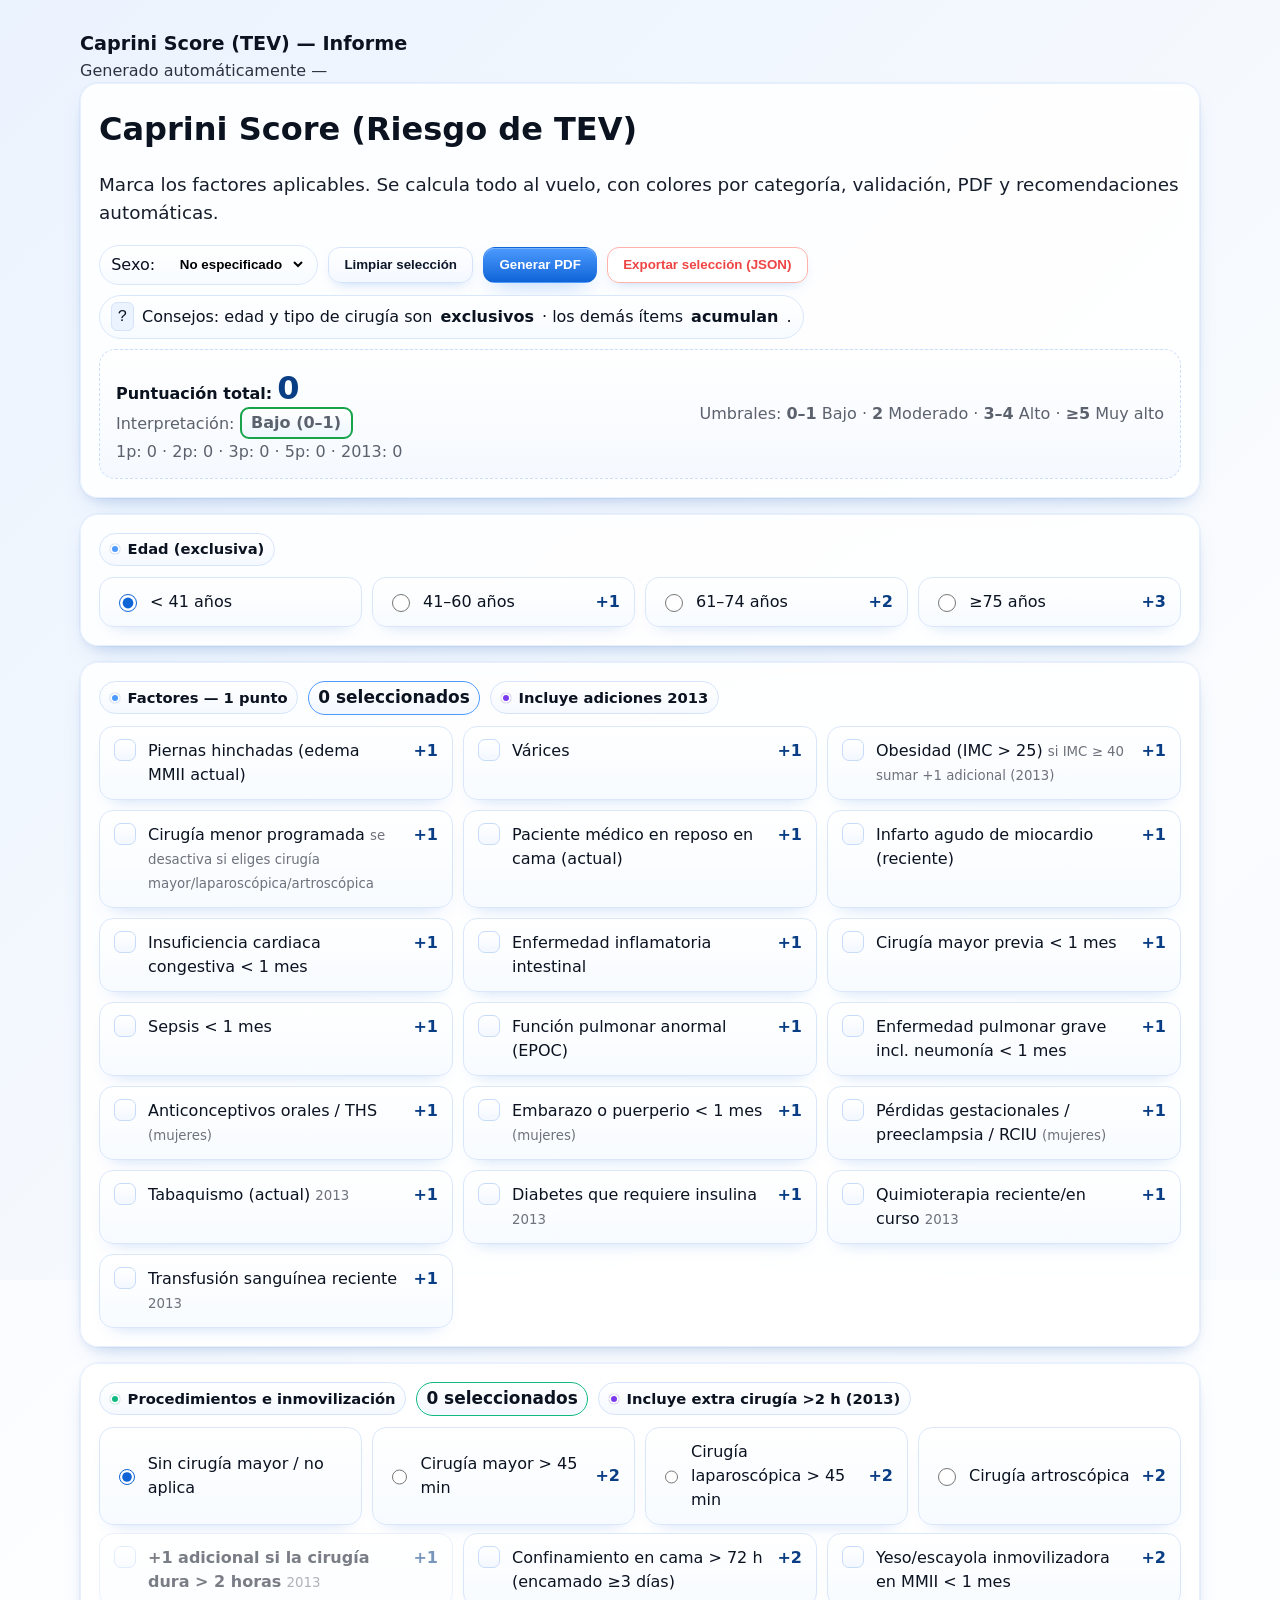
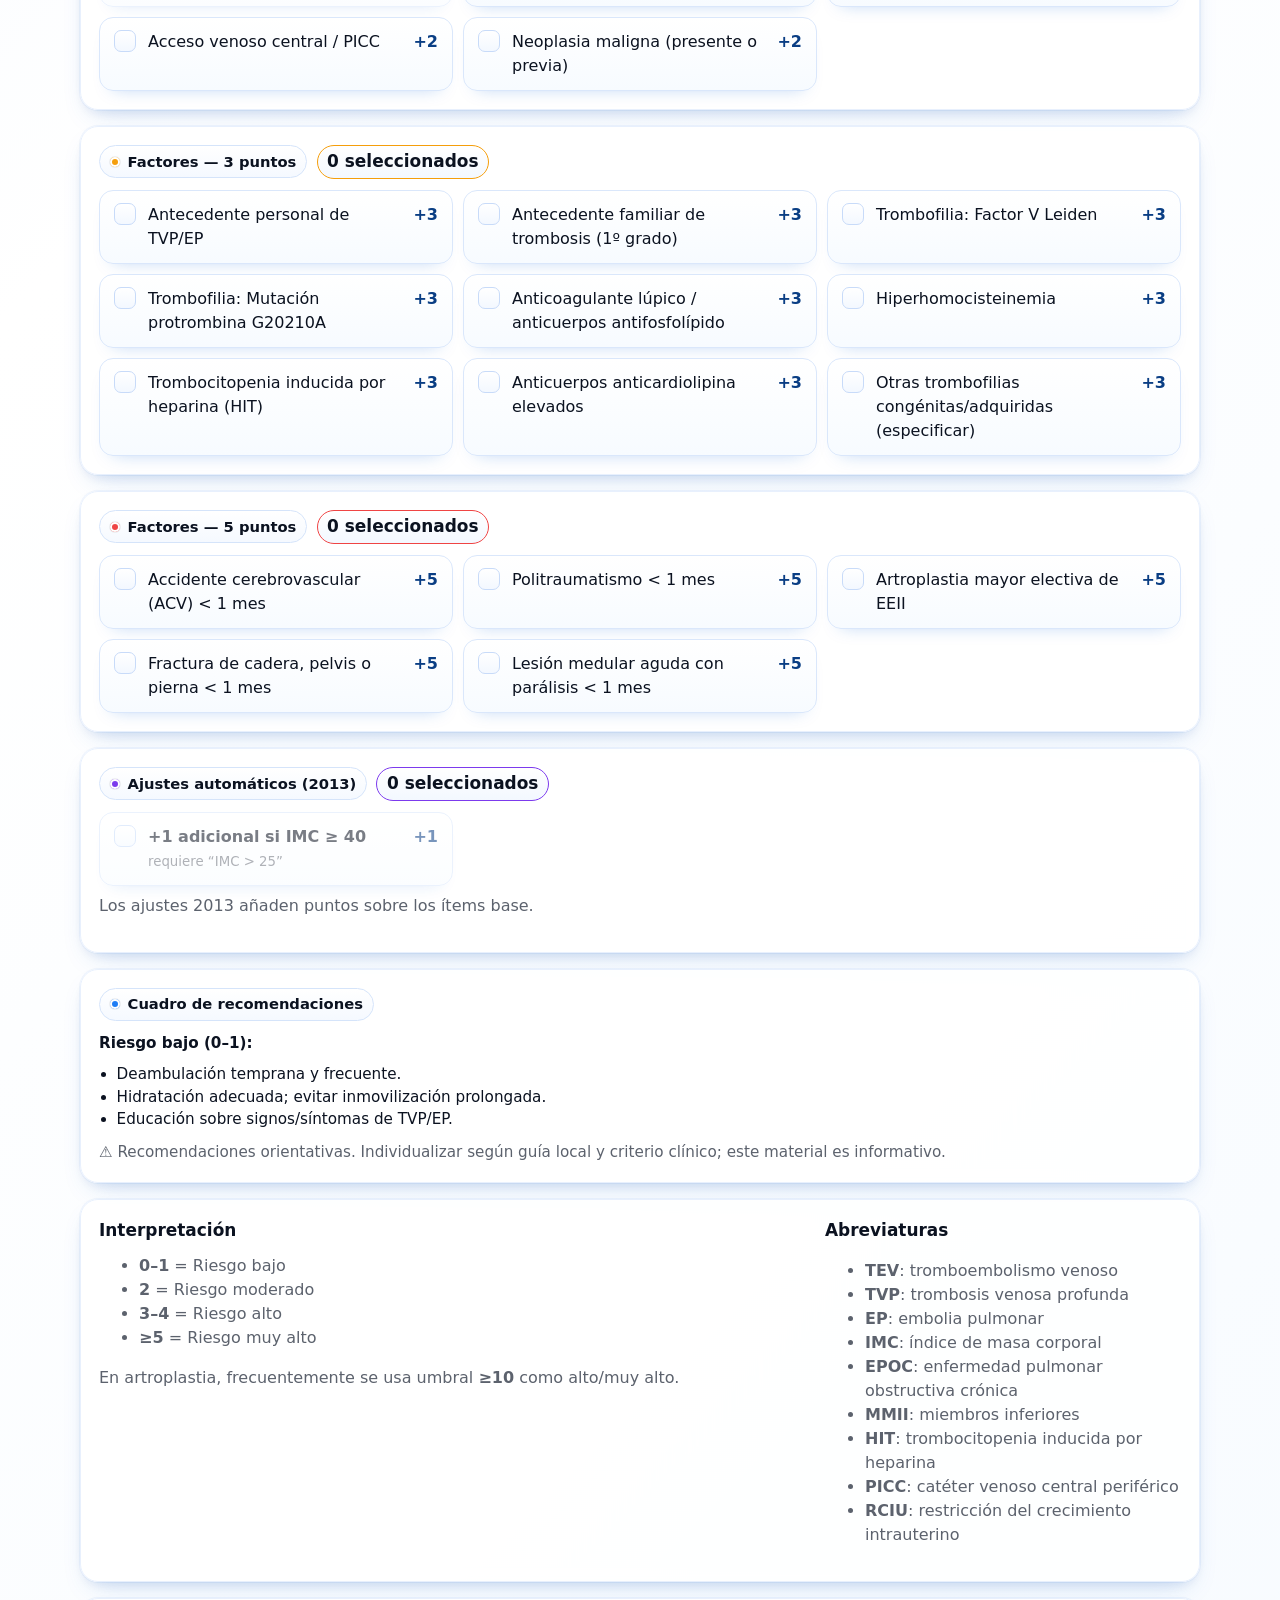
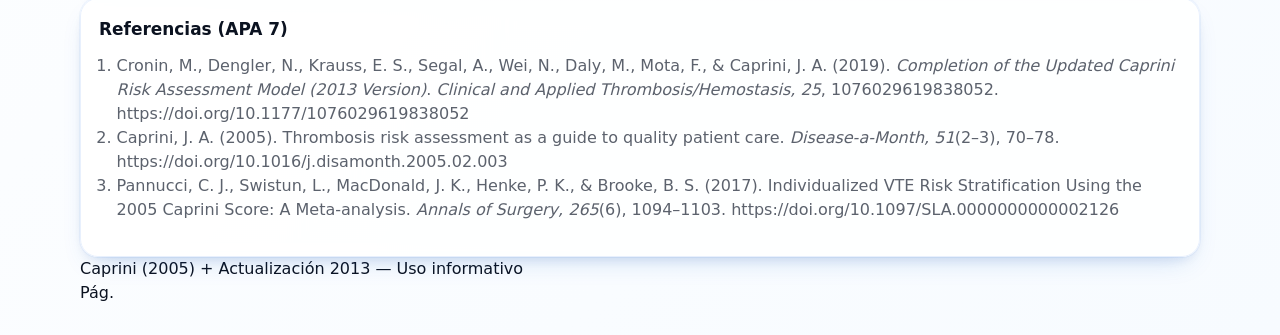
<file: caprini/index.html>
<!doctype html>
<html lang="es">
<head>
<meta charset="utf-8" />
<meta name="viewport" content="width=device-width, initial-scale=1" />
<title>Caprini Score (TEV)</title>
<meta name="color-scheme" content="light dark">
<style>
/* ========= Blue Pro Theme (visual-only) ========= */
:root{
  /* Base palette (azules) */
  --blue-50:#f0f6ff; --blue-100:#e2eeff; --blue-200:#cfe3ff; --blue-300:#b3d3ff;
  --blue-400:#80b6ff; --blue-500:#4d9aff; --blue-600:#1e7df5; --blue-700:#0f64d6;
  --blue-800:#0b4ea8; --blue-900:#0a3e84;

  --bg: linear-gradient(135deg, var(--blue-50) 0%, #ffffff 40%, #f7fbff 100%);
  --fg: #0b1220;
  --muted: color-mix(in oklab, var(--fg) 55%, #ffffff 45%);
  --card: rgba(255,255,255,.85);
  --border: color-mix(in oklab, var(--blue-900) 10%, #ffffff 90%);

  --ok:#16a34a; --warn:#f59e0b; --danger:#ef4444; --info: var(--blue-700); --violet:#7c3aed;

  /* Categoría colors */
  --pt1: var(--blue-500);
  --pt2: #10b981;       /* emerald */
  --pt3: #f59e0b;       /* amber */
  --pt5: #ef4444;       /* red */
  --upd: #7c3aed;       /* violet */

  --head:#0f172a;
}

/* Reset & base */
*{ box-sizing:border-box }
html,body{ margin:0 }
body{
  font-family: system-ui,-apple-system,Segoe UI,Roboto,Helvetica,Arial,"Apple Color Emoji","Segoe UI Emoji";
  background: var(--bg); color: var(--fg); line-height:1.5;
  /* Subtle noise via shadow for depth */
  box-shadow: inset 0 100vmax rgba(13, 87, 186, 0.02);
}
.page{ max-width:1180px; margin:0 auto; padding:clamp(18px,3vw,30px) }
h1{ margin:.2rem 0 .25rem }
.lead{ opacity:.95; font-size:clamp(1rem,1rem + .35vw,1.15rem) }

/* Cards & layout: glassy + blue shadow */
.card{
  background: var(--card);
  backdrop-filter: saturate(125%) blur(6px);
  -webkit-backdrop-filter: saturate(125%) blur(6px);
  border:1px solid color-mix(in oklab, var(--blue-700) 10%, #ffffff 90%);
  border-radius:18px;
  padding:clamp(12px,2vw,18px);
  box-shadow:
    0 0 0 1px rgba(15, 100, 214, .05),
    0 12px 28px -12px rgba(15, 100, 214, .22),
    0 6px 16px -8px rgba(10, 62, 132, .18);
}
.grid{ display:grid; gap:14px }
@media(min-width:980px){ .grid{ grid-template-columns: 2fr 1fr } }

/* Header controls */
.row{ display:flex; gap:10px; flex-wrap:wrap; align-items:center }
.btn{
  appearance:none; border:1px solid color-mix(in oklab, var(--blue-700) 18%, #fff 82%);
  background: linear-gradient(180deg, #ffffff, #f4f8ff);
  color: var(--head);
  padding:.6rem .95rem; border-radius:12px; cursor:pointer; font-weight:700;
  box-shadow: 0 1px 0 rgba(255,255,255,.9) inset, 0 6px 14px -8px rgba(15,100,214,.35);
  transition: transform .06s ease, box-shadow .15s ease, border-color .15s ease;
}
.btn:hover{ border-color: color-mix(in oklab, var(--blue-700) 35%, #fff 65%); box-shadow: 0 1px 0 rgba(255,255,255,.95) inset, 0 10px 22px -10px rgba(15,100,214,.45) }
.btn:active{ transform: translateY(1px) }
.btn.primary{
  background: linear-gradient(180deg, var(--blue-500), var(--blue-700));
  color:#fff; border-color: transparent;
  box-shadow: 0 1px 0 rgba(255,255,255,.25) inset, 0 10px 24px -12px rgba(30,125,245,.55);
}
.btn.danger{
  background: linear-gradient(180deg, #fff, #fff);
  border-color: color-mix(in oklab, var(--danger) 45%, #fff 55%);
  color: var(--danger);
}

/* Pills / badges */
.pill{
  display:inline-flex; gap:.5rem; align-items:center;
  border:1px solid color-mix(in oklab, var(--blue-700) 16%, #fff 84%);
  border-radius:999px; padding:.4rem .7rem;
  background: linear-gradient(180deg, #ffffff, #f7fbff);
  box-shadow: 0 1px 0 rgba(255,255,255,.9) inset;
}
.kbd{
  font-family: ui-monospace,SFMono-Regular,Menlo,Consolas,monospace;
  background: color-mix(in oklab, var(--blue-100) 70%, #fff 30%);
  border:1px solid color-mix(in oklab, var(--blue-700) 18%, #fff 82%);
  border-radius:6px; padding:.1rem .35rem;
}

/* Score box */
.score{
  display:flex; align-items:center; justify-content:space-between; gap:12px;
  border:1px dashed color-mix(in oklab, var(--blue-700) 22%, #fff 78%);
  border-radius:16px; padding:14px 16px; margin-top:10px;
  background: linear-gradient(180deg, #ffffff, #f5f9ff);
  box-shadow: 0 1px 0 rgba(255,255,255,.9) inset;
}
.score .val{ font-size:2rem; font-weight:900; letter-spacing:.4px; color: var(--blue-900) }
.risk{
  font-weight:900; padding:.28rem .6rem; border-radius:9px; border:2px solid var(--blue-400);
  background: linear-gradient(180deg, #ffffff, #eef6ff);
}
.risk.low{ border-color:#16a34a }
.risk.mod{ border-color:#f59e0b }
.risk.high{ border-color:#f97316 }
.risk.vhigh{ border-color:#ef4444 }

.note{ font-size:.95rem }
.muted{ color: color-mix(in oklab, var(--fg) 62%, #ffffff 38%) }
.foot{ font-size:.9rem; opacity:.95 }

/* Section headers with color tabs */
.section{ margin-top:16px }
.section h2{
  margin:0 0 .7rem; font-size:1.06rem; display:flex; align-items:center; gap:.6rem;
}
.tab{
  display:inline-flex; align-items:center; gap:.5rem; font-size:.92rem;
  padding:.28rem .6rem; border-radius:999px;
  border:1px solid color-mix(in oklab, var(--blue-700) 18%, #fff 82%);
  background: linear-gradient(180deg, #ffffff, #f5f9ff);
  box-shadow: 0 1px 0 rgba(255,255,255,.9) inset;
}
.tab .dot{ width:10px; height:10px; border-radius:999px; box-shadow: 0 0 0 2px #fff inset, 0 0 0 1px rgba(0,0,0,.06) }
.c1 .dot{ background: var(--pt1) } .c2 .dot{ background: var(--pt2) }
.c3 .dot{ background: var(--pt3) } .c5 .dot{ background: var(--pt5) }
.cupd .dot{ background: var(--upd) }

/* Checklist / radios */
.list{ display:grid; gap:10px }
@media(min-width:720px){ .list{ grid-template-columns: 1fr 1fr } }
@media(min-width:1100px){ .list{ grid-template-columns: 1fr 1fr 1fr } }

.item{
  display:flex; align-items:flex-start; gap:12px;
  padding:12px 14px;
  border:1px solid color-mix(in oklab, var(--blue-700) 16%, #fff 84%);
  border-radius:14px;
  background: linear-gradient(180deg, #ffffff, #f7fbff);
  position:relative;
  box-shadow:
    0 1px 0 rgba(255,255,255,.9) inset,
    0 10px 18px -14px rgba(15,100,214,.35);
  transition: border-color .15s ease, transform .06s ease, box-shadow .2s ease;
}
.item:hover{
  border-color: color-mix(in oklab, var(--blue-700) 30%, #fff 70%);
  box-shadow:
    0 1px 0 rgba(255,255,255,.95) inset,
    0 16px 28px -14px rgba(15,100,214,.45);
}
.item:active{ transform: translateY(1px) }
.item small{ color: color-mix(in oklab, var(--fg) 55%, #ffffff 45%) }
.item[aria-disabled="true"]{ opacity:.55; pointer-events:none }

.cb{ position:relative; width:22px; height:22px; flex:0 0 22px }
.cb input{
  appearance:none; -webkit-appearance:none; width:22px; height:22px; margin:0; border-radius:7px;
  border:1.6px solid color-mix(in oklab, var(--blue-700) 24%, #fff 76%);
  background: linear-gradient(180deg, #ffffff, #f3f8ff); cursor:pointer; display:grid; place-items:center;
  box-shadow: 0 1px 0 rgba(255,255,255,.9) inset;
  transition: border-color .15s ease, background .15s ease, transform .06s ease;
}
.cb input:hover{ border-color: color-mix(in oklab, var(--blue-700) 40%, #fff 60%) }
.cb input:focus-visible{
  outline: 3px solid color-mix(in oklab, var(--blue-500) 60%, #fff 40%);
  outline-offset: 2px;
}
.cb input:checked{
  background: linear-gradient(180deg, var(--blue-500), var(--blue-700));
  border-color: var(--blue-700);
  box-shadow: 0 1px 0 rgba(255,255,255,.35) inset, 0 0 0 3px rgba(77,154,255,.18);
}
.cb input::after{
  content:""; width:12px; height:12px; transform:scale(0); transition:.14s transform ease-out;
  clip-path: path("M8.6 13.2 5.1 9.6 3.7 10.9 8.6 16 18.3 6.3 17 5z"); background:#fff;
}
.cb input:checked::after{ transform:scale(1.05) }
.pts{ margin-left:auto; font-weight:800; color: var(--blue-900) }

.radio-grid{ display:grid; gap:10px }
@media(min-width:720px){ .radio-grid{ grid-template-columns: repeat(4,1fr) } }
.radio{
  padding:12px 14px; border:1px solid color-mix(in oklab, var(--blue-700) 16%, #fff 84%);
  border-radius:14px; display:flex; gap:10px; align-items:center;
  background: linear-gradient(180deg, #ffffff, #f7fbff);
  box-shadow: 0 1px 0 rgba(255,255,255,.9) inset, 0 10px 18px -14px rgba(15,100,214,.3);
}
.radio input{
  width:18px; height:18px; accent-color: var(--blue-700);
  filter: drop-shadow(0 0 0 rgba(0,0,0,0));
}
.radio:hover{ border-color: color-mix(in oklab, var(--blue-700) 30%, #fff 70%) }

/* Counters */
.count{
  display:inline-flex; align-items:center; gap:.4rem; font-weight:800;
  padding:.2rem .6rem; border-radius:999px;
  border:1px solid color-mix(in oklab, var(--blue-700) 16%, #fff 84%);
  background: linear-gradient(180deg, #ffffff, #f3f8ff);
  box-shadow: 0 1px 0 rgba(255,255,255,.9) inset;
}
.count.c1{ border-color: var(--pt1) } .count.c2{ border-color: var(--pt2) }
.count.c3{ border-color: var(--pt3) } .count.c5{ border-color: var(--pt5) }
.count.cupd{ border-color: var(--upd) }

/* Validation */
.alert{
  display:none; margin-top:12px; border-left:5px solid var(--danger); padding:12px 14px;
  background: linear-gradient(180deg, #fff5f5, #ffecec);
  border-radius:12px; box-shadow: 0 1px 0 rgba(255,255,255,.9) inset, 0 8px 20px -14px rgba(239,68,68,.35);
}
.alert.show{ display:block }

/* Print (PDF) */
@page{
  size: A4;
  margin: 18mm 14mm 18mm 14mm;
}
@media print{
  body{ background:#fff }
  .page{ padding:0 }
  .no-print{ display:none !important }
  header.print-head{
    display:block; margin-bottom:8mm; text-align:center;
    border-bottom:2px solid #000; padding-bottom:4mm;
  }
  footer.print-foot{
    position:fixed; bottom:8mm; left:14mm; right:14mm; font-size:.9rem;
    display:flex; justify-content:space-between;
  }
  .print-pg:after{ counter-increment: page; content: counter(page) }
}

/* Focus ring general (accesible) */
button:focus-visible, select:focus-visible {
  outline: 3px solid color-mix(in oklab, var(--blue-500) 60%, #fff 40%);
  outline-offset: 2px;
}
select{
  background: linear-gradient(180deg, #ffffff, #f4f8ff);
  border-radius: 10px; padding:.25rem .45rem;
  border:1px solid color-mix(in oklab, var(--blue-700) 18%, #fff 82%);
}
</style>
</head>
<body>
<main class="page">
  <!-- Visible solo al imprimir -->
  <header class="print-head">
    <div style="font-weight:800; font-size:1.2rem;">Caprini Score (TEV) — Informe</div>
    <div style="opacity:.85">Generado automáticamente — <span id="printDate"></span></div>
  </header>

  <header class="card no-print">
    <h1>Caprini Score (Riesgo de TEV)</h1>
    <p class="lead">Marca los factores aplicables. Se calcula todo al vuelo, con colores por categoría, validación, PDF y recomendaciones automáticas.</p>
    <div class="row" style="margin-top:.35rem">
      <label class="pill">Sexo:
        <select id="sexo" style="border:none;background:transparent;outline:none;font-weight:700;margin-left:.35rem">
          <option value="NA" selected>No especificado</option>
          <option value="M">Hombre</option>
          <option value="F">Mujer</option>
        </select>
      </label>
      <button class="btn" id="btnClear">Limpiar selección</button>
      <button class="btn primary" id="btnPDF">Generar PDF</button>
      <button class="btn danger" id="btnJSON">Exportar selección (JSON)</button>
      <span class="pill"><span class="kbd">?</span> Consejos: edad y tipo de cirugía son <strong>exclusivos</strong> · los demás ítems <strong>acumulan</strong>.</span>
    </div>
    <div class="score" aria-live="polite">
      <div>
        <div><strong>Puntuación total:</strong> <span class="val" id="scoreVal">0</span></div>
        <div class="muted">Interpretación: <span id="riskLabel" class="risk low">Bajo (0–1)</span></div>
        <div class="muted" id="catBreakdown" style="margin-top:.25rem"></div>
      </div>
      <div class="muted">
        Umbrales: <strong>0–1</strong> Bajo · <strong>2</strong> Moderado · <strong>3–4</strong> Alto · <strong>≥5</strong> Muy alto
      </div>
    </div>
    <div id="validator" class="alert"></div>
  </header>

  <!-- ===== Edad ===== -->
  <section class="card section">
    <h2><span class="tab c1"><span class="dot"></span>Edad (exclusiva)</span></h2>
    <div class="radio-grid" role="radiogroup" aria-label="Edad">
      <label class="radio"><input type="radio" name="edad" value="0" checked> &lt; 41 años</label>
      <label class="radio"><input type="radio" name="edad" value="1"> 41–60 años <span class="pts">+1</span></label>
      <label class="radio"><input type="radio" name="edad" value="2"> 61–74 años <span class="pts">+2</span></label>
      <label class="radio"><input type="radio" name="edad" value="3"> ≥75 años <span class="pts">+3</span></label>
    </div>
  </section>

  <!-- ===== 1 punto ===== -->
  <section class="card section">
    <h2>
      <span class="tab c1"><span class="dot"></span>Factores — 1 punto</span>
      <span class="count c1" id="count1">0 seleccionados</span>
      <span class="tab cupd"><span class="dot"></span>Incluye adiciones 2013</span>
    </h2>
    <div class="list" id="grp1">
      <!-- Base 2005 -->
      <label class="item"><span class="cb"><input data-points="1" data-cat="1" type="checkbox" id="edema"></span><div>Piernas hinchadas (edema MMII actual)</div><span class="pts">+1</span></label>
      <label class="item"><span class="cb"><input data-points="1" data-cat="1" type="checkbox" id="varices"></span><div>Várices</div><span class="pts">+1</span></label>
      <label class="item" id="obesityBox"><span class="cb"><input id="imc25" data-points="1" data-cat="1" type="checkbox"></span><div>Obesidad (IMC &gt; 25) <small>si IMC ≥ 40 sumar +1 adicional (2013)</small></div><span class="pts">+1</span></label>
      <label class="item" id="minorSurgBox"><span class="cb"><input id="minorSurg" data-points="1" data-cat="1" type="checkbox"></span><div>Cirugía menor programada <small>se desactiva si eliges cirugía mayor/laparoscópica/artroscópica</small></div><span class="pts">+1</span></label>
      <label class="item"><span class="cb"><input data-points="1" data-cat="1" type="checkbox"></span><div>Paciente médico en reposo en cama (actual)</div><span class="pts">+1</span></label>
      <label class="item"><span class="cb"><input data-points="1" data-cat="1" type="checkbox"></span><div>Infarto agudo de miocardio (reciente)</div><span class="pts">+1</span></label>
      <label class="item"><span class="cb"><input data-points="1" data-cat="1" type="checkbox"></span><div>Insuficiencia cardiaca congestiva &lt; 1 mes</div><span class="pts">+1</span></label>
      <label class="item"><span class="cb"><input data-points="1" data-cat="1" type="checkbox"></span><div>Enfermedad inflamatoria intestinal</div><span class="pts">+1</span></label>
      <label class="item"><span class="cb"><input data-points="1" data-cat="1" type="checkbox"></span><div>Cirugía mayor previa &lt; 1 mes</div><span class="pts">+1</span></label>
      <label class="item"><span class="cb"><input data-points="1" data-cat="1" type="checkbox"></span><div>Sepsis &lt; 1 mes</div><span class="pts">+1</span></label>
      <label class="item"><span class="cb"><input data-points="1" data-cat="1" type="checkbox"></span><div>Función pulmonar anormal (EPOC)</div><span class="pts">+1</span></label>
      <label class="item"><span class="cb"><input data-points="1" data-cat="1" type="checkbox"></span><div>Enfermedad pulmonar grave incl. neumonía &lt; 1 mes</div><span class="pts">+1</span></label>
      <label class="item"><span class="cb"><input data-points="1" data-cat="1" data-female="true" type="checkbox" id="hormonas"></span><div>Anticonceptivos orales / THS <small>(mujeres)</small></div><span class="pts">+1</span></label>
      <label class="item"><span class="cb"><input data-points="1" data-cat="1" data-female="true" type="checkbox" id="embarazo"></span><div>Embarazo o puerperio &lt; 1 mes <small>(mujeres)</small></div><span class="pts">+1</span></label>
      <label class="item"><span class="cb"><input data-points="1" data-cat="1" data-female="true" type="checkbox" id="obstetricos"></span><div>Pérdidas gestacionales / preeclampsia / RCIU <small>(mujeres)</small></div><span class="pts">+1</span></label>
      <!-- Adiciones 2013 -->
      <label class="item"><span class="cb"><input data-points="1" data-cat="upd" type="checkbox"></span><div>Tabaquismo (actual) <small>2013</small></div><span class="pts">+1</span></label>
      <label class="item"><span class="cb"><input data-points="1" data-cat="upd" type="checkbox"></span><div>Diabetes que requiere insulina <small>2013</small></div><span class="pts">+1</span></label>
      <label class="item"><span class="cb"><input data-points="1" data-cat="upd" type="checkbox"></span><div>Quimioterapia reciente/en curso <small>2013</small></div><span class="pts">+1</span></label>
      <label class="item"><span class="cb"><input data-points="1" data-cat="upd" type="checkbox"></span><div>Transfusión sanguínea reciente <small>2013</small></div><span class="pts">+1</span></label>
    </div>
  </section>

  <!-- ===== Cirugía / inmovilización ===== -->
  <section class="card section">
    <h2>
      <span class="tab c2"><span class="dot"></span>Procedimientos e inmovilización</span>
      <span class="count c2" id="count2">0 seleccionados</span>
      <span class="tab cupd"><span class="dot"></span>Incluye extra cirugía &gt;2 h (2013)</span>
    </h2>
    <div class="radio-grid" role="radiogroup" aria-label="Tipo de cirugía (exclusivo)">
      <label class="radio"><input type="radio" name="surgType" value="0" checked> Sin cirugía mayor / no aplica</label>
      <label class="radio"><input type="radio" name="surgType" value="2" id="maj45"> Cirugía mayor &gt; 45 min <span class="pts">+2</span></label>
      <label class="radio"><input type="radio" name="surgType" value="2" id="lap45"> Cirugía laparoscópica &gt; 45 min <span class="pts">+2</span></label>
      <label class="radio"><input type="radio" name="surgType" value="2" id="arthro"> Cirugía artroscópica <span class="pts">+2</span></label>
    </div>
    <div class="list" style="margin-top:8px" id="grp2">
      <label class="item">
        <span class="cb"><input id="surg2h" type="checkbox" data-bonus="surg2h" data-cat="upd"></span>
        <div><strong>+1 adicional si la cirugía dura &gt; 2 horas</strong> <small>2013</small></div>
        <span class="pts">+1</span>
      </label>
      <label class="item"><span class="cb"><input data-points="2" data-cat="2" type="checkbox"></span><div>Confinamiento en cama &gt; 72 h (encamado ≥3 días)</div><span class="pts">+2</span></label>
      <label class="item"><span class="cb"><input data-points="2" data-cat="2" type="checkbox"></span><div>Yeso/escayola inmovilizadora en MMII &lt; 1 mes</div><span class="pts">+2</span></label>
      <label class="item"><span class="cb"><input data-points="2" data-cat="2" type="checkbox"></span><div>Acceso venoso central / PICC</div><span class="pts">+2</span></label>
      <label class="item"><span class="cb"><input data-points="2" data-cat="2" type="checkbox"></span><div>Neoplasia maligna (presente o previa)</div><span class="pts">+2</span></label>
    </div>
  </section>

  <!-- ===== 3 puntos ===== -->
  <section class="card section">
    <h2><span class="tab c3"><span class="dot"></span>Factores — 3 puntos</span> <span class="count c3" id="count3">0 seleccionados</span></h2>
    <div class="list" id="grp3">
      <label class="item"><span class="cb"><input data-points="3" data-cat="3" type="checkbox"></span><div>Antecedente personal de TVP/EP</div><span class="pts">+3</span></label>
      <label class="item"><span class="cb"><input data-points="3" data-cat="3" type="checkbox"></span><div>Antecedente familiar de trombosis (1º grado)</div><span class="pts">+3</span></label>
      <label class="item"><span class="cb"><input data-points="3" data-cat="3" type="checkbox"></span><div>Trombofilia: Factor V Leiden</div><span class="pts">+3</span></label>
      <label class="item"><span class="cb"><input data-points="3" data-cat="3" type="checkbox"></span><div>Trombofilia: Mutación protrombina G20210A</div><span class="pts">+3</span></label>
      <label class="item"><span class="cb"><input data-points="3" data-cat="3" type="checkbox"></span><div>Anticoagulante lúpico / anticuerpos antifosfolípido</div><span class="pts">+3</span></label>
      <label class="item"><span class="cb"><input data-points="3" data-cat="3" type="checkbox"></span><div>Hiperhomocisteinemia</div><span class="pts">+3</span></label>
      <label class="item"><span class="cb"><input data-points="3" data-cat="3" type="checkbox"></span><div>Trombocitopenia inducida por heparina (HIT)</div><span class="pts">+3</span></label>
      <label class="item"><span class="cb"><input data-points="3" data-cat="3" type="checkbox"></span><div>Anticuerpos anticardiolipina elevados</div><span class="pts">+3</span></label>
      <label class="item"><span class="cb"><input data-points="3" data-cat="3" type="checkbox"></span><div>Otras trombofilias congénitas/adquiridas (especificar)</div><span class="pts">+3</span></label>
    </div>
  </section>

  <!-- ===== 5 puntos ===== -->
  <section class="card section">
    <h2><span class="tab c5"><span class="dot"></span>Factores — 5 puntos</span> <span class="count c5" id="count5">0 seleccionados</span></h2>
    <div class="list" id="grp5">
      <label class="item"><span class="cb"><input data-points="5" data-cat="5" type="checkbox"></span><div>Accidente cerebrovascular (ACV) &lt; 1 mes</div><span class="pts">+5</span></label>
      <label class="item"><span class="cb"><input data-points="5" data-cat="5" type="checkbox"></span><div>Politraumatismo &lt; 1 mes</div><span class="pts">+5</span></label>
      <label class="item"><span class="cb"><input data-points="5" data-cat="5" type="checkbox"></span><div>Artroplastia mayor electiva de EEII</div><span class="pts">+5</span></label>
      <label class="item"><span class="cb"><input data-points="5" data-cat="5" type="checkbox"></span><div>Fractura de cadera, pelvis o pierna &lt; 1 mes</div><span class="pts">+5</span></label>
      <label class="item"><span class="cb"><input data-points="5" data-cat="5" type="checkbox"></span><div>Lesión medular aguda con parálisis &lt; 1 mes</div><span class="pts">+5</span></label>
    </div>
  </section>

  <!-- ===== Ajustes 2013 ===== -->
  <section class="card section">
    <h2><span class="tab cupd"><span class="dot"></span>Ajustes automáticos (2013)</span> <span class="count cupd" id="countUpd">0 seleccionados</span></h2>
    <div class="list" id="grpUpd">
      <label class="item">
        <span class="cb"><input id="imc40" type="checkbox" data-bonus="imc40" data-cat="upd"></span>
        <div><strong>+1 adicional si IMC ≥ 40</strong> <small>requiere “IMC &gt; 25”</small></div>
        <span class="pts">+1</span>
      </label>
    </div>
    <p class="muted" style="margin-top:8px">Los ajustes 2013 añaden puntos sobre los ítems base.</p>
  </section>

  <!-- ===== Recomendaciones automáticas ===== -->
  <section class="card section" id="recSection">
    <h2><span class="tab"><span class="dot" style="background:var(--blue-600)"></span>Cuadro de recomendaciones</span></h2>
    <div id="recBox" class="note">
      <p style="margin:.25rem 0 .5rem"><strong>Riesgo bajo (0–1):</strong> Deambulación temprana y frecuente, hidratación adecuada, educación sobre signos de TEV.</p>
      <ul style="margin:0; padding-left:1.1rem">
        <li>Evitar inmovilización prolongada.</li>
        <li>Reevaluar si cambian los factores (p. ej., cirugía, inmovilización).</li>
      </ul>
      <p class="muted" style="margin:.6rem 0 0">⚠️ Orientativo. Individualizar según guía local y criterio clínico.</p>
    </div>
  </section>

  <!-- ===== Interpretación / Abreviaturas ===== -->
  <section class="card section grid">
    <div>
      <h2>Interpretación</h2>
      <ul class="muted" style="margin-top:.25rem">
        <li><strong>0–1</strong> = Riesgo bajo</li>
        <li><strong>2</strong> = Riesgo moderado</li>
        <li><strong>3–4</strong> = Riesgo alto</li>
        <li><strong>≥5</strong> = Riesgo muy alto</li>
      </ul>
      <p class="muted">En artroplastia, frecuentemente se usa umbral <strong>≥10</strong> como alto/muy alto.</p>
    </div>
    <div>
      <h2>Abreviaturas</h2>
      <ul class="muted">
        <li><strong>TEV</strong>: tromboembolismo venoso</li>
        <li><strong>TVP</strong>: trombosis venosa profunda</li>
        <li><strong>EP</strong>: embolia pulmonar</li>
        <li><strong>IMC</strong>: índice de masa corporal</li>
        <li><strong>EPOC</strong>: enfermedad pulmonar obstructiva crónica</li>
        <li><strong>MMII</strong>: miembros inferiores</li>
        <li><strong>HIT</strong>: trombocitopenia inducida por heparina</li>
        <li><strong>PICC</strong>: catéter venoso central periférico</li>
        <li><strong>RCIU</strong>: restricción del crecimiento intrauterino</li>
      </ul>
    </div>
  </section>

  <section class="card section">
    <h2>Referencias (APA 7)</h2>
    <ol class="muted" style="padding-left:1.1rem; margin-top:.25rem">
      <li>Cronin, M., Dengler, N., Krauss, E. S., Segal, A., Wei, N., Daly, M., Mota, F., &amp; Caprini, J. A. (2019). <em>Completion of the Updated Caprini Risk Assessment Model (2013 Version)</em>. <em>Clinical and Applied Thrombosis/Hemostasis, 25</em>, 1076029619838052. https://doi.org/10.1177/1076029619838052</li>
      <li>Caprini, J. A. (2005). Thrombosis risk assessment as a guide to quality patient care. <em>Disease-a-Month, 51</em>(2–3), 70–78. https://doi.org/10.1016/j.disamonth.2005.02.003</li>
      <li>Pannucci, C. J., Swistun, L., MacDonald, J. K., Henke, P. K., &amp; Brooke, B. S. (2017). Individualized VTE Risk Stratification Using the 2005 Caprini Score: A Meta-analysis. <em>Annals of Surgery, 265</em>(6), 1094–1103. https://doi.org/10.1097/SLA.0000000000002126</li>
    </ol>
  </section>

  <footer class="print-foot">
    <div>Caprini (2005) + Actualización 2013 — Uso informativo</div>
    <div>Pág. <span class="print-pg"></span></div>
  </footer>
</main>

<script>
  // ========= Helpers =========
  const $ = (s,ctx=document)=>ctx.querySelector(s);
  const $$ = (s,ctx=document)=>Array.from(ctx.querySelectorAll(s));

  const scoreVal = $('#scoreVal');
  const riskLabel = $('#riskLabel');
  const validator = $('#validator');
  const sexSel = $('#sexo');

  const minorSurg = $('#minorSurg');
  const minorSurgBox = $('#minorSurgBox');
  const imc25 = $('#imc25');
  const imc40 = $('#imc40');
  const surg2h = $('#surg2h');

  const counts = {
    '1': $('#count1'),
    '2': $('#count2'),
    '3': $('#count3'),
    '5': $('#count5'),
    'upd': $('#countUpd'),
  };

  function fmtCount(n){
    return n===1 ? '1 seleccionado' : `${n} seleccionados`;
  }

  function getRiskTier(total){
    if(total <= 1) return {key:'low', label:'Bajo (0–1)'};
    if(total === 2) return {key:'mod', label:'Moderado (2)'};
    if(total <= 4) return {key:'high', label:'Alto (3–4)'};
    return {key:'vhigh', label:'Muy alto (≥5)'};
  }

  function setRisk(total){
    riskLabel.classList.remove('low','mod','high','vhigh');
    const tier = getRiskTier(total);
    riskLabel.textContent = tier.label;
    riskLabel.classList.add(tier.key);
  }

  function toggleMinorSurgery(){
    const hasMajor = $('input[name="surgType"]:checked')?.value !== '0';
    if(hasMajor){ minorSurg.checked=false; minorSurgBox.setAttribute('aria-disabled','true'); }
    else { minorSurgBox.removeAttribute('aria-disabled'); }
  }
  function toggleImc40(){
    const box = $('#imc40').closest('.item');
    if(!imc25.checked){ imc40.checked=false; box.setAttribute('aria-disabled','true'); }
    else { box.removeAttribute('aria-disabled'); }
  }
  function toggleSurg2h(){
    const ok = $('input[name="surgType"]:checked')?.value === '2';
    const box = $('#surg2h').closest('.item');
    if(!ok){ surg2h.checked=false; box.setAttribute('aria-disabled','true'); }
    else { box.removeAttribute('aria-disabled'); }
  }

  function computeCounters(){
    const map = { '1':0,'2':0,'3':0,'5':0,'upd':0 };
    $$('input[type="checkbox"]').forEach(cb=>{
      if(cb.checked){
        const cat = cb.dataset.cat;
        if(cat && map.hasOwnProperty(cat)) map[cat]++;
      }
    });
    Object.entries(map).forEach(([k,v])=>{
      if(counts[k]) counts[k].textContent = fmtCount(v);
    });
    // Breakdown resumen
    $('#catBreakdown').textContent =
      `1p: ${map['1']} · 2p: ${map['2']} · 3p: ${map['3']} · 5p: ${map['5']} · 2013: ${map['upd']}`;
  }

  function validateForm(){
    const msgs = [];
    const sex = sexSel.value;

    // Reglas de sexo para ítems femeninos
    const femaleItems = $$('input[type="checkbox"][data-female="true"]');
    const femaleChecked = femaleItems.some(cb=>cb.checked);
    if(femaleChecked && sex==='M'){
      msgs.push('Has marcado ítems exclusivos de mujeres pero el sexo es "Hombre". Corrige el sexo o desmarca los ítems.');
    }

    // Regla cirugía >2 h sin cirugía de 2 puntos
    if(surg2h.checked && $('input[name="surgType"]:checked')?.value !== '2'){
      msgs.push('El extra “cirugía > 2 h” requiere seleccionar un tipo de cirugía de +2 puntos.');
    }

    // Regla IMC ≥ 40 sin IMC > 25
    if(imc40.checked && !imc25.checked){
      msgs.push('El extra “IMC ≥ 40” requiere marcar “Obesidad (IMC > 25)”.');
    }

    // Mensajería
    if(msgs.length){
      validator.innerHTML = '<strong>Revisa:</strong><ul style="margin:.35rem 0 0; padding-left:1.1rem">' +
        msgs.map(m=>`<li>${m}</li>`).join('') + '</ul>';
      validator.classList.add('show');
    }else{
      validator.classList.remove('show');
      validator.innerHTML = '';
    }
  }

  // Recomendaciones automáticas por riesgo
  function setRecommendations(total){
    const {key} = getRiskTier(total);
    const rec = {
      low: {
        title: 'Riesgo bajo (0–1)',
        items: [
          'Deambulación temprana y frecuente.',
          'Hidratación adecuada; evitar inmovilización prolongada.',
          'Educación sobre signos/síntomas de TVP/EP.',
        ]
      },
      mod: {
        title: 'Riesgo moderado (2)',
        items: [
          'Profilaxis mecánica: medias elásticas o compresión neumática intermitente (CNI) si procede.',
          'Movilización precoz; valorar farmacoprofilaxis según procedimiento y sangrado.',
          'Reevaluación diaria de riesgo y sangrado.',
        ]
      },
      high: {
        title: 'Riesgo alto (3–4)',
        items: [
          'Profilaxis combinada: mecánica (CNI/medias) + farmacológica (HBPM/alternativa) si no hay contraindicaciones.',
          'Inicio temprano postoperatorio cuando sea seguro.',
          'Extender profilaxis según tipo de cirugía/procedimiento y guías locales.',
        ]
      },
      vhigh: {
        title: 'Riesgo muy alto (≥5)',
        items: [
          'Profilaxis intensiva: farmacológica + mecánica y considerar prolongación (p. ej., 4–6 semanas en determinados escenarios quirúrgicos).',
          'Plan individualizado en coordinación con equipo médico.',
          'Vigilancia estrecha de sangrado/riesgo trombótico y ajuste dinámico.',
        ]
      }
    }[key];

    const box = $('#recBox');
    box.innerHTML = `
      <p style="margin:.25rem 0 .5rem"><strong>${rec.title}:</strong></p>
      <ul style="margin:0; padding-left:1.1rem">
        ${rec.items.map(it=>`<li>${it}</li>`).join('')}
      </ul>
      <p class="muted" style="margin:.6rem 0 0">⚠️ Recomendaciones orientativas. Individualizar según guía local y criterio clínico; este material es informativo.</p>
    `;
  }

  function computeScore(){
    let total = 0;

    // Edad
    total += Number(($('input[name="edad"]:checked')?.value)||0);

    // Cirugía (exclusivo)
    const surgType = Number(($('input[name="surgType"]:checked')?.value)||0);
    total += surgType;

    // Ítems base
    $$('input[type="checkbox"][data-points]').forEach(cb=>{
      if(cb.checked) total += Number(cb.dataset.points);
    });

    // Extras 2013 condicionados
    if(surg2h.checked && surgType === 2) total += 1;
    if(imc40.checked && imc25.checked) total += 1;

    // UI
    scoreVal.textContent = String(total);
    setRisk(total);
    setRecommendations(total);

    // Toggles y validación
    toggleMinorSurgery(); toggleImc40(); toggleSurg2h();
    computeCounters(); validateForm();
  }

  // Export JSON
  function exportJSON(){
    const data = {
      fecha: new Date().toISOString(),
      sexo: sexSel.value,
      edad: $('input[name="edad"]:checked')?.nextSibling?.textContent?.trim(),
      cirugia: $('input[name="surgType"]:checked')?.nextSibling?.textContent?.trim(),
      seleccion: $$('input[type="checkbox"]').filter(cb=>cb.checked).map(cb=>{
        const label = cb.closest('label').innerText.trim();
        return { id: cb.id || null, texto: label };
      }),
      puntuacion: Number(scoreVal.textContent)
    };
    const blob = new Blob([JSON.stringify(data,null,2)], {type:'application/json'});
    const a = document.createElement('a');
    a.href = URL.createObjectURL(blob);
    a.download = `caprini_${new Date().toISOString().slice(0,10)}.json`;
    a.click(); URL.revokeObjectURL(a.href);
  }

  // PDF (print) — maquetado pro
  function genPDF(){
    $('#printDate').textContent = new Date().toLocaleString();
    window.print();
  }

  // Events
  $$( 'input, select' ).forEach(el=>el.addEventListener('change', computeScore));
  $('#btnClear').addEventListener('click', ()=>{
    $('input[name="edad"][value="0"]').checked = true;
    $('input[name="surgType"][value="0"]').checked = true;
    $$('input[type="checkbox"]').forEach(cb=> cb.checked = false);
    sexSel.value = 'NA';
    computeScore();
  });
  $('#btnPDF').addEventListener('click', genPDF);
  $('#btnJSON').addEventListener('click', exportJSON);

  // Init
  computeScore();
</script>
</body>
</html>
</file>
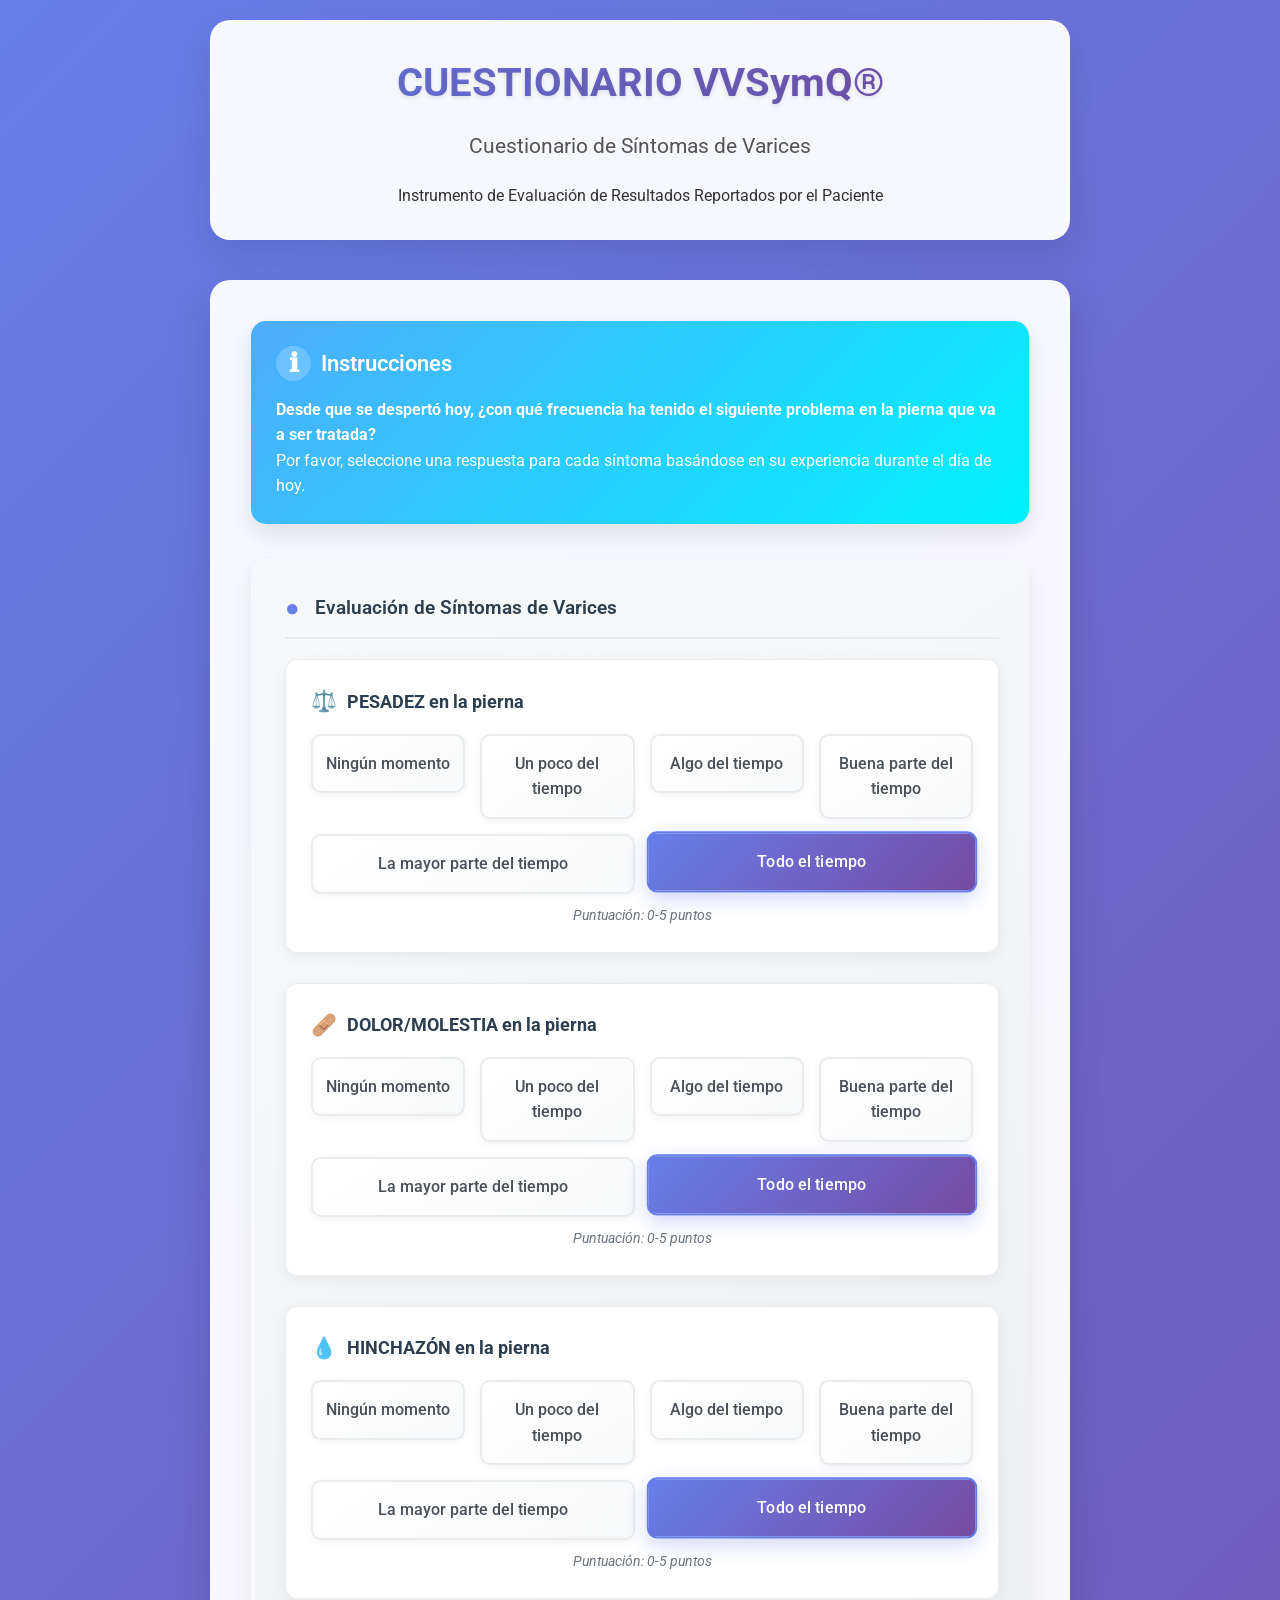
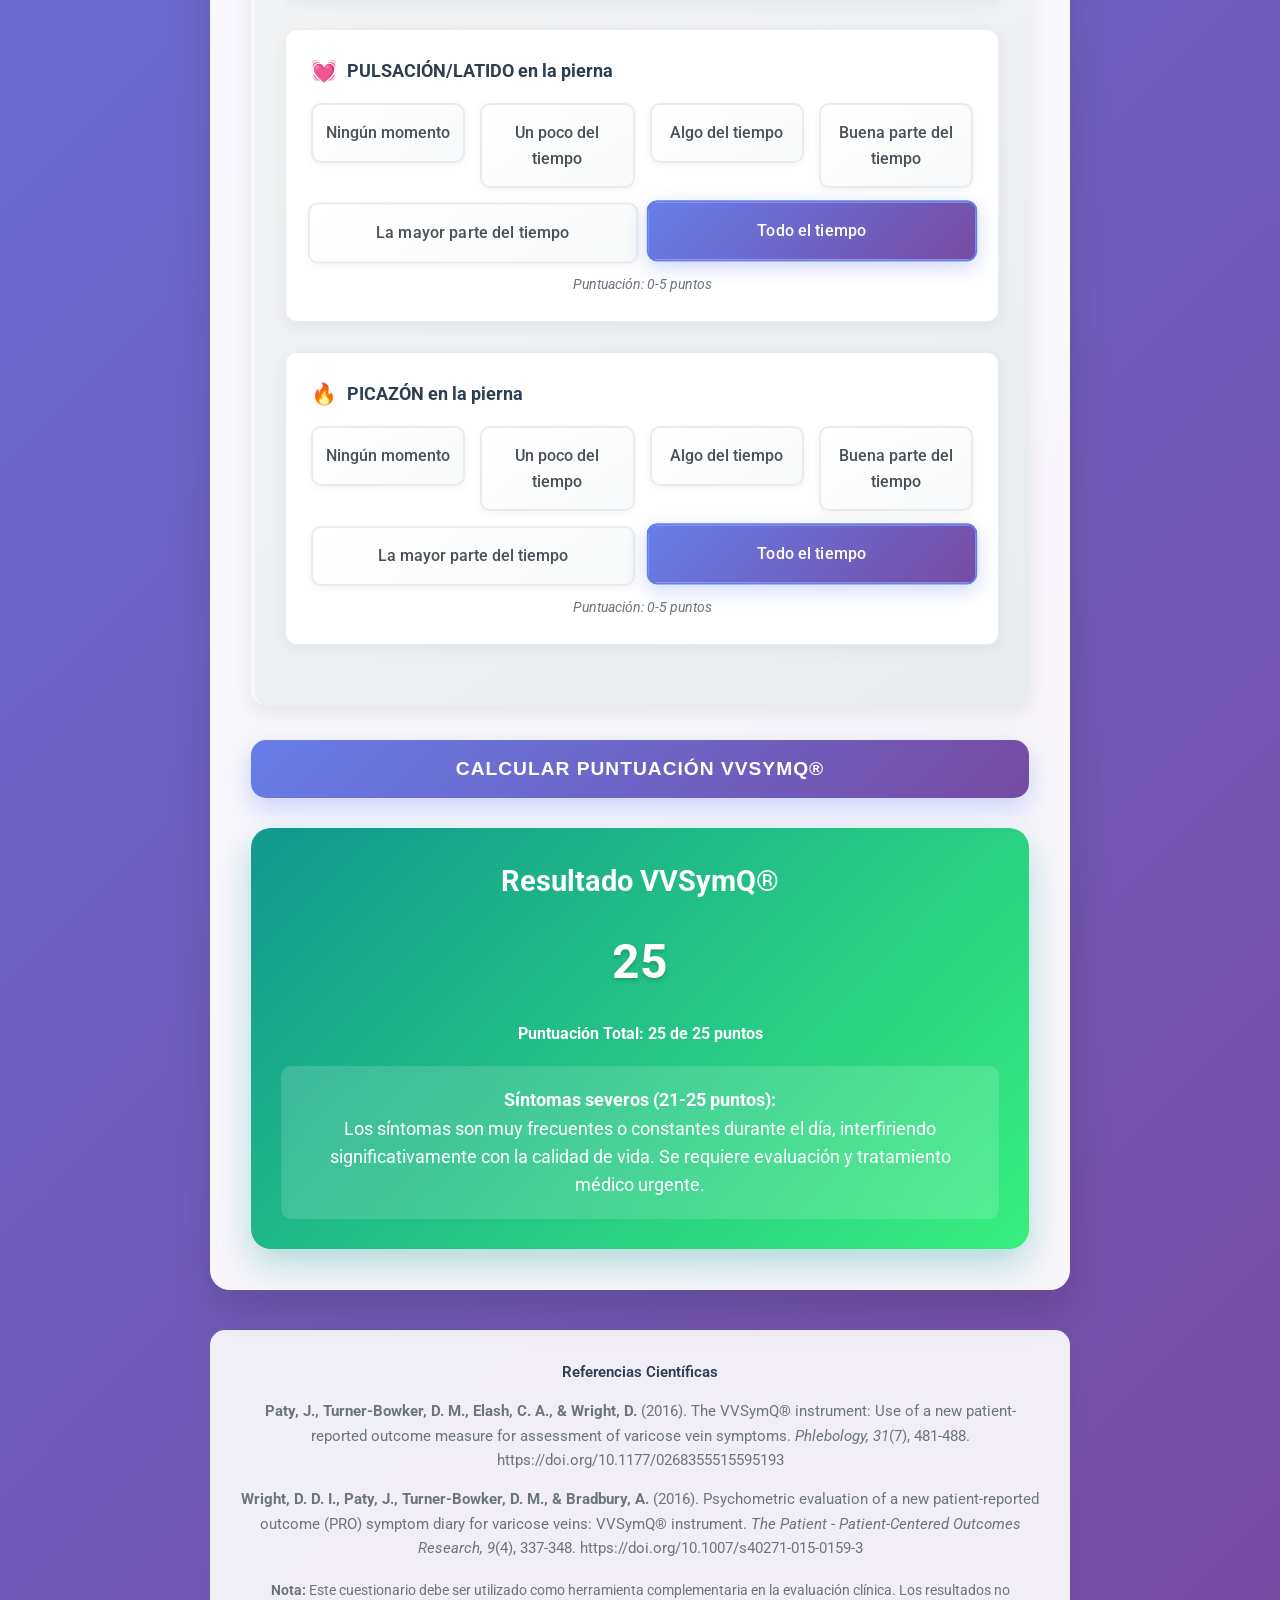
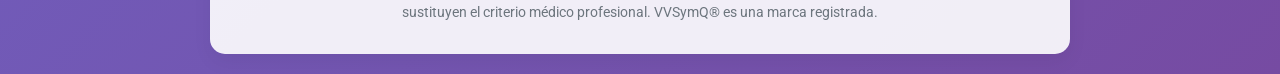
<file: cuestionario-varices-VVSymQ/index.html>
<!DOCTYPE html>
<html lang="es"><head>
<meta http-equiv="content-type" content="text/html; charset=UTF-8">
    <meta charset="UTF-8">
    <meta name="viewport" content="width=device-width, initial-scale=1.0">
    <title>Cuestionario de Síntomas de Varices - VVSymQ</title>
    <style>
        @import url('https://fonts.googleapis.com/css2?family=Roboto:wght@300;400;600;700&display=swap');

        * {
            margin: 0;
            padding: 0;
            box-sizing: border-box;
        }

        body {
            font-family: 'Roboto', sans-serif;
            background: linear-gradient(135deg, #667eea 0%, #764ba2 100%);
            min-height: 100vh;
            color: #333;
            line-height: 1.6;
        }

        .container {
            max-width: 900px;
            margin: 0 auto;
            padding: 20px;
        }

        .header {
            text-align: center;
            margin-bottom: 40px;
            background: rgba(255, 255, 255, 0.95);
            padding: 30px;
            border-radius: 20px;
            box-shadow: 0 15px 35px rgba(0, 0, 0, 0.1);
            backdrop-filter: blur(10px);
            border: 1px solid rgba(255, 255, 255, 0.2);
        }

        .header h1 {
            color: #2c3e50;
            font-size: 2.5rem;
            font-weight: 700;
            margin-bottom: 15px;
            background: linear-gradient(45deg, #667eea, #764ba2);
            -webkit-background-clip: text;
            -webkit-text-fill-color: transparent;
            background-clip: text;
            text-shadow: 0 2px 4px rgba(0, 0, 0, 0.1);
        }

        .header h2 {
            color: #555;
            font-size: 1.3rem;
            font-weight: 400;
            margin-bottom: 20px;
        }

        .form-container {
            background: rgba(255, 255, 255, 0.95);
            padding: 40px;
            border-radius: 20px;
            box-shadow: 0 20px 40px rgba(0, 0, 0, 0.15);
            backdrop-filter: blur(10px);
            border: 1px solid rgba(255, 255, 255, 0.2);
            margin-bottom: 30px;
        }

        .info-section {
            background: linear-gradient(135deg, #4facfe 0%, #00f2fe 100%);
            color: white;
            padding: 25px;
            border-radius: 15px;
            margin-bottom: 35px;
            box-shadow: 0 10px 25px rgba(0, 0, 0, 0.1);
        }

        .info-section h3 {
            font-size: 1.4rem;
            font-weight: 600;
            margin-bottom: 15px;
            display: flex;
            align-items: center;
        }

        .info-section h3::before {
            content: "ℹ";
            font-size: 1.6rem;
            margin-right: 10px;
            background: rgba(255, 255, 255, 0.2);
            width: 35px;
            height: 35px;
            border-radius: 50%;
            display: flex;
            align-items: center;
            justify-content: center;
        }

        .question-group {
            margin-bottom: 35px;
            padding: 30px;
            background: linear-gradient(145deg, #f8f9fa, #e9ecef);
            border-radius: 15px;
            box-shadow: 0 8px 20px rgba(0, 0, 0, 0.08);
            transition: all 0.3s ease;
            border-left: 4px solid transparent;
            background-clip: padding-box;
        }

        .question-group:hover {
            transform: translateY(-2px);
            box-shadow: 0 12px 30px rgba(0, 0, 0, 0.12);
            border-left-color: #667eea;
        }

        .question-title {
            font-size: 1.2rem;
            font-weight: 600;
            color: #2c3e50;
            margin-bottom: 20px;
            padding-bottom: 10px;
            border-bottom: 2px solid #e9ecef;
            display: flex;
            align-items: center;
        }

        .question-title::before {
            content: "●";
            color: #667eea;
            font-size: 1.5rem;
            margin-right: 15px;
        }

        .symptom-item {
            margin-bottom: 30px;
            padding: 25px;
            background: white;
            border-radius: 12px;
            box-shadow: 0 4px 15px rgba(0, 0, 0, 0.05);
            transition: all 0.3s ease;
            border: 1px solid #e9ecef;
        }

        .symptom-item:hover {
            box-shadow: 0 8px 25px rgba(0, 0, 0, 0.1);
            border-color: #667eea;
        }

        .symptom-label {
            font-weight: 600;
            color: #2c3e50;
            margin-bottom: 15px;
            font-size: 1.1rem;
            display: flex;
            align-items: center;
        }

        .symptom-icons {
            margin-right: 10px;
            font-size: 1.3rem;
        }

        .radio-group {
            display: flex;
            flex-wrap: wrap;
            gap: 15px;
            justify-content: space-between;
        }

        .radio-option {
            flex: 1;
            min-width: 140px;
            position: relative;
        }

        .radio-option input[type="radio"] {
            position: absolute;
            opacity: 0;
            width: 100%;
            height: 100%;
            cursor: pointer;
        }

        .radio-option label {
            display: block;
            padding: 15px 10px;
            background: linear-gradient(145deg, #ffffff, #f8f9fa);
            border: 2px solid #e9ecef;
            border-radius: 10px;
            text-align: center;
            cursor: pointer;
            transition: all 0.3s ease;
            font-weight: 500;
            color: #495057;
            box-shadow: 0 2px 8px rgba(0, 0, 0, 0.05);
        }

        .radio-option input[type="radio"]:checked + label {
            background: linear-gradient(135deg, #667eea, #764ba2);
            color: white;
            border-color: #667eea;
            transform: translateY(-2px);
            box-shadow: 0 6px 20px rgba(102, 126, 234, 0.3);
        }

        .radio-option label:hover {
            border-color: #667eea;
            background: linear-gradient(145deg, #f8f9fa, #ffffff);
            transform: translateY(-1px);
            box-shadow: 0 4px 15px rgba(0, 0, 0, 0.1);
        }

        .score-info {
            text-align: center;
            font-size: 0.9rem;
            color: #6c757d;
            font-style: italic;
            margin-top: 10px;
        }

        .calculate-btn {
            width: 100%;
            padding: 18px;
            background: linear-gradient(135deg, #667eea 0%, #764ba2 100%);
            color: white;
            border: none;
            border-radius: 15px;
            font-size: 1.2rem;
            font-weight: 600;
            cursor: pointer;
            transition: all 0.3s ease;
            box-shadow: 0 10px 25px rgba(102, 126, 234, 0.3);
            text-transform: uppercase;
            letter-spacing: 1px;
        }

        .calculate-btn:hover {
            transform: translateY(-3px);
            box-shadow: 0 15px 35px rgba(102, 126, 234, 0.4);
            background: linear-gradient(135deg, #5a67d8 0%, #6b46c1 100%);
        }

        .result-container {
            background: linear-gradient(135deg, #11998e 0%, #38ef7d 100%);
            color: white;
            padding: 30px;
            border-radius: 20px;
            text-align: center;
            box-shadow: 0 15px 35px rgba(17, 153, 142, 0.3);
            margin-top: 30px;
        }

        .result-container h3 {
            font-size: 1.8rem;
            margin-bottom: 15px;
            font-weight: 700;
        }

        .score-display {
            font-size: 3rem;
            font-weight: 700;
            margin: 20px 0;
            text-shadow: 0 2px 4px rgba(0, 0, 0, 0.2);
        }

        .interpretation {
            font-size: 1.1rem;
            margin-top: 20px;
            padding: 20px;
            background: rgba(255, 255, 255, 0.15);
            border-radius: 10px;
            backdrop-filter: blur(10px);
        }

        .footer {
            text-align: center;
            margin-top: 40px;
            padding: 30px;
            background: rgba(255, 255, 255, 0.9);
            border-radius: 15px;
            color: #6c757d;
            font-size: 0.95rem;
            box-shadow: 0 8px 20px rgba(0, 0, 0, 0.05);
        }

        .footer h4 {
            color: #2c3e50;
            margin-bottom: 15px;
            font-weight: 600;
        }

        @media (max-width: 768px) {
            .radio-group {
                flex-direction: column;
            }

            .radio-option {
                min-width: 100%;
            }

            .header h1 {
                font-size: 2rem;
            }

            .container {
                padding: 15px;
            }
        }

        .hidden {
            display: none;
        }

        /* Animaciones */
        @keyframes fadeInUp {
            from {
                opacity: 0;
                transform: translateY(30px);
            }
            to {
                opacity: 1;
                transform: translateY(0);
            }
        }

        .symptom-item {
            animation: fadeInUp 0.6s ease forwards;
        }

        .symptom-item:nth-child(1) { animation-delay: 0.1s; }
        .symptom-item:nth-child(2) { animation-delay: 0.2s; }
        .symptom-item:nth-child(3) { animation-delay: 0.3s; }
        .symptom-item:nth-child(4) { animation-delay: 0.4s; }
        .symptom-item:nth-child(5) { animation-delay: 0.5s; }
    </style>
</head>
<body>
    <div class="container">
        <div class="header">
            <h1>CUESTIONARIO VVSymQ®</h1>
            <h2>Cuestionario de Síntomas de Varices</h2>
            <p>Instrumento de Evaluación de Resultados Reportados por el Paciente</p>
        </div>

        <div class="form-container">
            <div class="info-section">
                <h3>Instrucciones</h3>
                <p><strong>Desde que se despertó hoy, ¿con qué frecuencia ha tenido el siguiente problema en la pierna que va a ser tratada?</strong></p>
                <p>Por favor, seleccione una respuesta para cada síntoma basándose en su experiencia durante el día de hoy.</p>
            </div>

            <form id="vvsymq-form">
                <div class="question-group">
                    <div class="question-title">
                        Evaluación de Síntomas de Varices
                    </div>

                    <!-- Pesadez -->
                    <div class="symptom-item">
                        <div class="symptom-label">
                            <span class="symptom-icons">⚖️</span>
                            <strong>PESADEZ en la pierna</strong>
                        </div>
                        <div class="radio-group">
                            <div class="radio-option">
                                <input type="radio" id="heaviness_0" name="heaviness" value="0">
                                <label for="heaviness_0">Ningún momento</label>
                            </div>
                            <div class="radio-option">
                                <input type="radio" id="heaviness_1" name="heaviness" value="1">
                                <label for="heaviness_1">Un poco del tiempo</label>
                            </div>
                            <div class="radio-option" style="transform: scale(1);">
                                <input type="radio" id="heaviness_2" name="heaviness" value="2">
                                <label for="heaviness_2">Algo del tiempo</label>
                            </div>
                            <div class="radio-option" style="transform: scale(1);">
                                <input type="radio" id="heaviness_3" name="heaviness" value="3">
                                <label for="heaviness_3">Buena parte del tiempo</label>
                            </div>
                            <div class="radio-option">
                                <input type="radio" id="heaviness_4" name="heaviness" value="4">
                                <label for="heaviness_4">La mayor parte del tiempo</label>
                            </div>
                            <div class="radio-option" style="transform: scale(1.02);">
                                <input type="radio" id="heaviness_5" name="heaviness" value="5" checked="checked">
                                <label for="heaviness_5">Todo el tiempo</label>
                            </div>
                        </div>
                        <div class="score-info">Puntuación: 0-5 puntos</div>
                    </div>

                    <!-- Dolor/Molestia -->
                    <div class="symptom-item">
                        <div class="symptom-label">
                            <span class="symptom-icons">🩹</span>
                            <strong>DOLOR/MOLESTIA en la pierna</strong>
                        </div>
                        <div class="radio-group">
                            <div class="radio-option">
                                <input type="radio" id="achiness_0" name="achiness" value="0">
                                <label for="achiness_0">Ningún momento</label>
                            </div>
                            <div class="radio-option">
                                <input type="radio" id="achiness_1" name="achiness" value="1">
                                <label for="achiness_1">Un poco del tiempo</label>
                            </div>
                            <div class="radio-option" style="transform: scale(1);">
                                <input type="radio" id="achiness_2" name="achiness" value="2">
                                <label for="achiness_2">Algo del tiempo</label>
                            </div>
                            <div class="radio-option" style="transform: scale(1);">
                                <input type="radio" id="achiness_3" name="achiness" value="3">
                                <label for="achiness_3">Buena parte del tiempo</label>
                            </div>
                            <div class="radio-option">
                                <input type="radio" id="achiness_4" name="achiness" value="4">
                                <label for="achiness_4">La mayor parte del tiempo</label>
                            </div>
                            <div class="radio-option" style="transform: scale(1.02);">
                                <input type="radio" id="achiness_5" name="achiness" value="5" checked="checked">
                                <label for="achiness_5">Todo el tiempo</label>
                            </div>
                        </div>
                        <div class="score-info">Puntuación: 0-5 puntos</div>
                    </div>

                    <!-- Hinchazón -->
                    <div class="symptom-item">
                        <div class="symptom-label">
                            <span class="symptom-icons">💧</span>
                            <strong>HINCHAZÓN en la pierna</strong>
                        </div>
                        <div class="radio-group">
                            <div class="radio-option">
                                <input type="radio" id="swelling_0" name="swelling" value="0">
                                <label for="swelling_0">Ningún momento</label>
                            </div>
                            <div class="radio-option">
                                <input type="radio" id="swelling_1" name="swelling" value="1">
                                <label for="swelling_1">Un poco del tiempo</label>
                            </div>
                            <div class="radio-option" style="transform: scale(1);">
                                <input type="radio" id="swelling_2" name="swelling" value="2">
                                <label for="swelling_2">Algo del tiempo</label>
                            </div>
                            <div class="radio-option" style="transform: scale(1);">
                                <input type="radio" id="swelling_3" name="swelling" value="3">
                                <label for="swelling_3">Buena parte del tiempo</label>
                            </div>
                            <div class="radio-option">
                                <input type="radio" id="swelling_4" name="swelling" value="4">
                                <label for="swelling_4">La mayor parte del tiempo</label>
                            </div>
                            <div class="radio-option" style="transform: scale(1.02);">
                                <input type="radio" id="swelling_5" name="swelling" value="5" checked="checked">
                                <label for="swelling_5">Todo el tiempo</label>
                            </div>
                        </div>
                        <div class="score-info">Puntuación: 0-5 puntos</div>
                    </div>

                    <!-- Pulsación -->
                    <div class="symptom-item">
                        <div class="symptom-label">
                            <span class="symptom-icons">💓</span>
                            <strong>PULSACIÓN/LATIDO en la pierna</strong>
                        </div>
                        <div class="radio-group">
                            <div class="radio-option">
                                <input type="radio" id="throbbing_0" name="throbbing" value="0">
                                <label for="throbbing_0">Ningún momento</label>
                            </div>
                            <div class="radio-option">
                                <input type="radio" id="throbbing_1" name="throbbing" value="1">
                                <label for="throbbing_1">Un poco del tiempo</label>
                            </div>
                            <div class="radio-option" style="transform: scale(1);">
                                <input type="radio" id="throbbing_2" name="throbbing" value="2">
                                <label for="throbbing_2">Algo del tiempo</label>
                            </div>
                            <div class="radio-option" style="transform: scale(1);">
                                <input type="radio" id="throbbing_3" name="throbbing" value="3">
                                <label for="throbbing_3">Buena parte del tiempo</label>
                            </div>
                            <div class="radio-option" style="transform: scale(1.02);">
                                <input type="radio" id="throbbing_4" name="throbbing" value="4">
                                <label for="throbbing_4">La mayor parte del tiempo</label>
                            </div>
                            <div class="radio-option" style="transform: scale(1.02);">
                                <input type="radio" id="throbbing_5" name="throbbing" value="5" checked="checked">
                                <label for="throbbing_5">Todo el tiempo</label>
                            </div>
                        </div>
                        <div class="score-info">Puntuación: 0-5 puntos</div>
                    </div>

                    <!-- Picazón -->
                    <div class="symptom-item">
                        <div class="symptom-label">
                            <span class="symptom-icons">🔥</span>
                            <strong>PICAZÓN en la pierna</strong>
                        </div>
                        <div class="radio-group">
                            <div class="radio-option">
                                <input type="radio" id="itching_0" name="itching" value="0">
                                <label for="itching_0">Ningún momento</label>
                            </div>
                            <div class="radio-option" style="transform: scale(1);">
                                <input type="radio" id="itching_1" name="itching" value="1">
                                <label for="itching_1">Un poco del tiempo</label>
                            </div>
                            <div class="radio-option" style="transform: scale(1);">
                                <input type="radio" id="itching_2" name="itching" value="2">
                                <label for="itching_2">Algo del tiempo</label>
                            </div>
                            <div class="radio-option">
                                <input type="radio" id="itching_3" name="itching" value="3">
                                <label for="itching_3">Buena parte del tiempo</label>
                            </div>
                            <div class="radio-option" style="transform: scale(1);">
                                <input type="radio" id="itching_4" name="itching" value="4">
                                <label for="itching_4">La mayor parte del tiempo</label>
                            </div>
                            <div class="radio-option" style="transform: scale(1.02);">
                                <input type="radio" id="itching_5" name="itching" value="5" checked="checked">
                                <label for="itching_5">Todo el tiempo</label>
                            </div>
                        </div>
                        <div class="score-info">Puntuación: 0-5 puntos</div>
                    </div>
                </div>

                <button type="button" class="calculate-btn" onclick="calculateScore()">
                    Calcular Puntuación VVSymQ®
                </button>
            </form>

            <div id="result-container" class="result-container">
                <h3>Resultado VVSymQ®</h3>
                <div class="score-display" id="total-score">25</div>
                <p><strong>Puntuación Total: <span id="score-text">25</span> de 25 puntos</strong></p>
                <div class="interpretation" id="interpretation">
                    <strong>Síntomas severos (21-25 puntos):</strong><br>
                    Los síntomas son muy frecuentes o constantes durante el día, 
                    interfiriendo significativamente con la calidad de vida. 
                    Se requiere evaluación y tratamiento médico urgente.
                </div>
            </div>
        </div>

        <div class="footer">
            <h4>Referencias Científicas</h4>
            <p>
                <strong>Paty, J., Turner-Bowker, D. M., Elash, C. A., &amp; Wright, D.</strong> (2016). 
                The VVSymQ® instrument: Use of a new patient-reported outcome measure for assessment of varicose vein symptoms. 
                <em>Phlebology, 31</em>(7), 481-488. https://doi.org/10.1177/0268355515595193
            </p>
            <p style="margin-top: 15px;">
                <strong>Wright, D. D. I., Paty, J., Turner-Bowker, D. M., &amp; Bradbury, A.</strong>
 (2016). 
                Psychometric evaluation of a new patient-reported 
outcome (PRO) symptom diary for varicose veins: VVSymQ® instrument. 
                <em>The Patient - Patient-Centered Outcomes Research, 9</em>(4), 337-348. https://doi.org/10.1007/s40271-015-0159-3
            </p>
            <p style="margin-top: 20px; font-size: 0.85rem;">
                <strong>Nota:</strong> Este cuestionario debe ser utilizado como herramienta complementaria en la evaluación clínica. 
                Los resultados no sustituyen el criterio médico profesional. VVSymQ® es una marca registrada.
            </p>
        </div>
    </div>

    <script>
        function calculateScore() {
            const symptoms = ['heaviness', 'achiness', 'swelling', 'throbbing', 'itching'];
            let totalScore = 0;
            let allAnswered = true;

            // Verificar que todas las preguntas estén respondidas
            symptoms.forEach(symptom => {
                const selected = document.querySelector(`input[name="${symptom}"]:checked`);
                if (!selected) {
                    allAnswered = false;
                } else {
                    totalScore += parseInt(selected.value);
                }
            });

            if (!allAnswered) {
                alert('Por favor, responda todas las preguntas antes de calcular la puntuación.');
                return;
            }

            // Mostrar resultado
            document.getElementById('total-score').textContent = totalScore;
            document.getElementById('score-text').textContent = totalScore;

            // Interpretación
            let interpretation = '';
            let interpretationClass = '';

            if (totalScore === 0) {
                interpretation = `
                    <strong>Sin síntomas (0 puntos):</strong><br>
                    No se reportan síntomas de varices durante el día evaluado. 
                    Este resultado sugiere ausencia de síntomas significativos o una respuesta excelente al tratamiento.
                `;
                interpretationClass = 'excellent';
            } else if (totalScore >= 1 && totalScore <= 5) {
                interpretation = `
                    <strong>Síntomas mínimos (1-5 puntos):</strong><br>
                    Se reportan síntomas leves y poco frecuentes. Los síntomas están presentes 
                    ocasionalmente pero no interfieren significativamente con las actividades diarias.
                `;
                interpretationClass = 'minimal';
            } else if (totalScore >= 6 && totalScore <= 12) {
                interpretation = `
                    <strong>Síntomas moderados (6-12 puntos):</strong><br>
                    Se reportan síntomas de intensidad moderada que pueden afectar parcialmente 
                    las actividades diarias. Podría requerirse evaluación médica especializada.
                `;
                interpretationClass = 'moderate';
            } else if (totalScore >= 13 && totalScore <= 20) {
                interpretation = `
                    <strong>Síntomas considerables (13-20 puntos):</strong><br>
                    Los síntomas están presentes durante una parte significativa del día y 
                    pueden interferir considerablemente con las actividades normales. 
                    Se recomienda evaluación médica.
                `;
                interpretationClass = 'considerable';
            } else {
                interpretation = `
                    <strong>Síntomas severos (21-25 puntos):</strong><br>
                    Los síntomas son muy frecuentes o constantes durante el día, 
                    interfiriendo significativamente con la calidad de vida. 
                    Se requiere evaluación y tratamiento médico urgente.
                `;
                interpretationClass = 'severe';
            }

            document.getElementById('interpretation').innerHTML = interpretation;
            document.getElementById('result-container').classList.remove('hidden');

            // Scroll suave al resultado
            document.getElementById('result-container').scrollIntoView({ 
                behavior: 'smooth', 
                block: 'center' 
            });
        }

        // Función para resetear el formulario
        function resetForm() {
            document.getElementById('vvsymq-form').reset();
            document.getElementById('result-container').classList.add('hidden');
        }

        // Agregar efectos de hover dinámicos
        document.addEventListener('DOMContentLoaded', function() {
            const radioOptions = document.querySelectorAll('.radio-option');

            radioOptions.forEach(option => {
                option.addEventListener('mouseenter', function() {
                    this.style.transform = 'scale(1.02)';
                });

                option.addEventListener('mouseleave', function() {
                    if (!this.querySelector('input[type="radio"]').checked) {
                        this.style.transform = 'scale(1)';
                    }
                });
            });
        });
    </script>


</body></html>
</file>
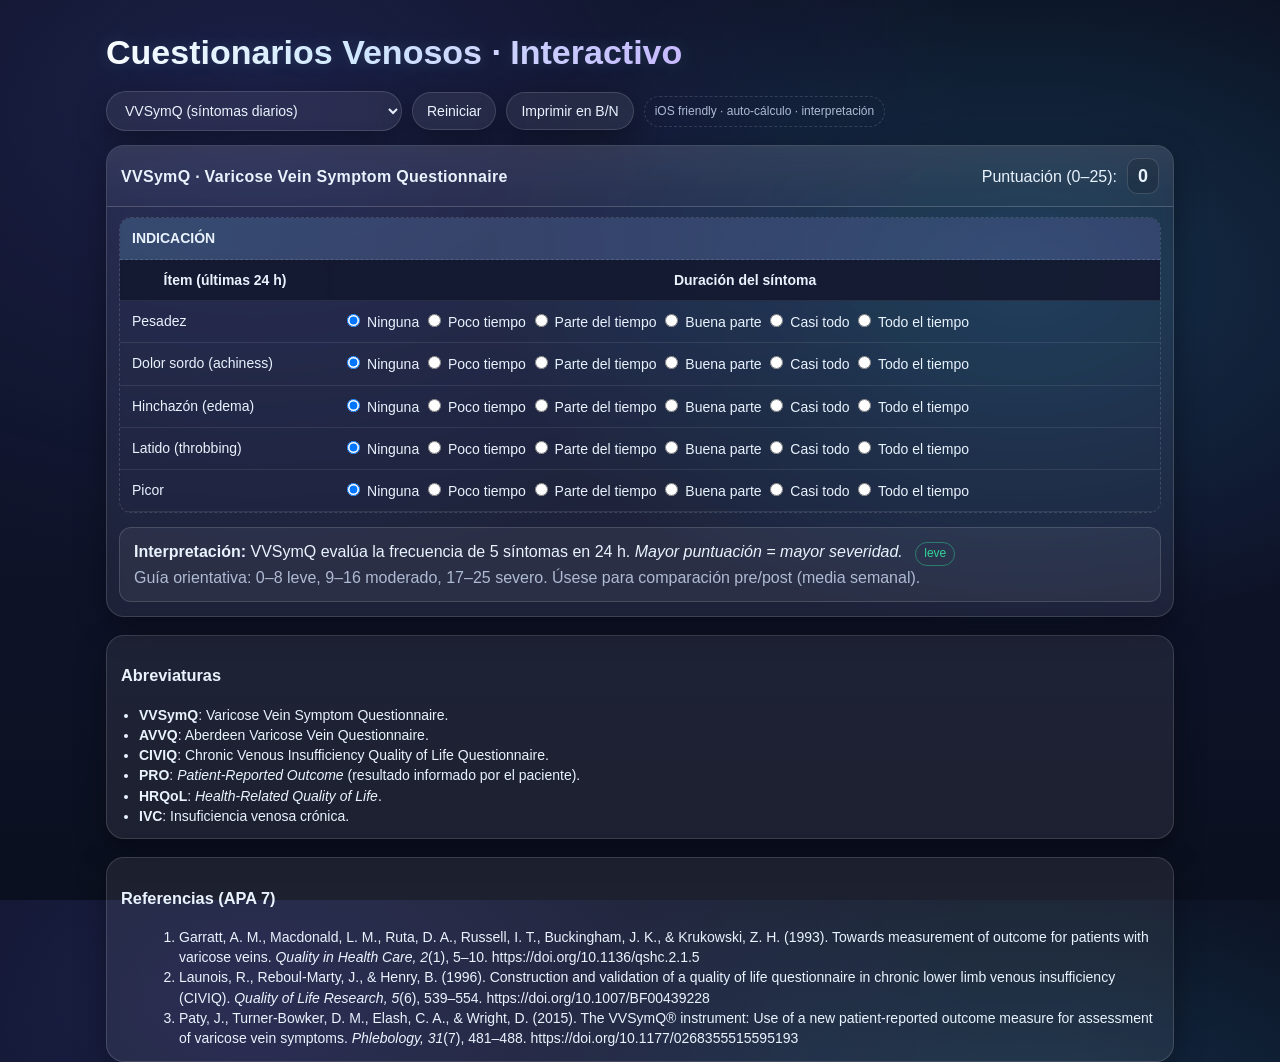
<file: cuestionario-varices/index.html>
<!DOCTYPE html>
<html lang="es">
<head>
<meta charset="utf-8">
<meta name="viewport" content="width=device-width, initial-scale=1, viewport-fit=cover">
<title>Cuestionarios Venosos · Interactivo + Interpretación</title>
<meta name="color-scheme" content="light dark">
<style>
  :root{
    --bg: radial-gradient(1200px 800px at 20% 10%, rgba(99,102,241,.18), transparent 60%),
          radial-gradient(900px 600px at 80% 30%, rgba(56,189,248,.18), transparent 60%),
          linear-gradient(180deg, #0b1020, #0e1329 60%, #0b1020);
    --card: rgba(255,255,255,.07);
    --border: rgba(255,255,255,.14);
    --text: #E8EDF7;
    --muted: #A9B3C9;
    --accent: #7DD3FC;
    --accent2:#A78BFA;
    --shadow: 0 10px 30px rgba(0,0,0,.35);
    --radius: 18px;
    --radius-sm: 12px;
    --ok:#34D399;
    --mid:#F59E0B;
    --bad:#F87171;
  }
  @supports (color: color(display-p3 1 1 1)){
    :root{ --text: color(display-p3 .92 .95 .99); --muted: color(display-p3 .69 .73 .82) }
  }
  *{ box-sizing: border-box; -webkit-tap-highlight-color: transparent; }
  html, body{ height: 100%; }
  body{
    margin:0; background: var(--bg), #0b1020; color: var(--text);
    font: 16px/1.45 ui-sans-serif, -apple-system, BlinkMacSystemFont, "Segoe UI", Roboto, "Helvetica Neue", Inter, Arial;
    -webkit-font-smoothing: antialiased; -moz-osx-font-smoothing: grayscale;
    padding: env(safe-area-inset-top) env(safe-area-inset-right) env(safe-area-inset-bottom) env(safe-area-inset-left);
  }
  .wrap{ max-width: 1100px; margin: 28px auto; padding: 0 16px; }
  header.title{ display:flex; align-items:center; justify-content:space-between; gap: 14px; margin-bottom: 14px; flex-wrap: wrap; }
  header.title h1{ margin:0; font-size: clamp(22px, 4vw, 34px);
    background: linear-gradient(92deg, #fff, #d7ecff 40%, #cbb9ff);
    -webkit-background-clip: text; background-clip: text; color: transparent;
    text-shadow: 0 0 18px rgba(125,211,252,.18);
  }
  .controls{ display:flex; gap:10px; flex-wrap:wrap; align-items:center; }
  .select, .btn{
    background: var(--card); border: 1px solid var(--border);
    color: var(--text); border-radius: 999px; padding: 10px 14px;
    box-shadow: var(--shadow); font-size: 14px;
  }
  .btn{ cursor: pointer; }
  .btn:active{ transform: translateY(1px); }
  .pill{ font-size: 12px; padding: 6px 10px; border-radius:999px; border: 1px dashed var(--border); color: var(--muted); }

  .card{
    background: var(--card); border: 1px solid var(--border);
    border-radius: var(--radius); overflow: clip; box-shadow: var(--shadow);
    backdrop-filter: blur(8px) saturate(120%); -webkit-backdrop-filter: blur(8px) saturate(120%);
    margin-bottom: 18px;
  }
  .card header{ display:flex; align-items:center; justify-content:space-between; gap:10px;
    padding: 12px 14px; border-bottom: 1px solid var(--border);
    background: linear-gradient(180deg, rgba(255,255,255,.07), rgba(255,255,255,.02));
  }
  .card header h2{ margin:0; font-size: 16px; letter-spacing:.3px; }
  .score{ display:flex; gap:10px; align-items:center; }
  .score .val{ font-weight: 800; font-size: 18px; padding:4px 10px; border-radius: 10px;
    border: 1px solid var(--border); background: rgba(0,0,0,.15); }

  table{ width:100%; border-collapse: separate; border-spacing:0; }
  th, td{ padding: 10px 12px; border-bottom: 1px solid rgba(255,255,255,.09); vertical-align: top; font-size: 14px; }
  thead th{ position: sticky; top: 0; background: rgba(18,24,46,.9); backdrop-filter: blur(6px); -webkit-backdrop-filter: blur(6px); z-index:1; }
  tbody tr:hover td{ background: rgba(255,255,255,.03); }
  .muted{ color: var(--muted); }
  .group{ margin: 10px 12px 14px; border: 1px dashed var(--border); border-radius: var(--radius-sm); overflow: hidden; }
  .group h3{ margin:0; padding: 10px 12px; font-size: 14px; text-transform: uppercase;
    border-bottom: 1px dashed var(--border);
    background: linear-gradient(90deg, rgba(125,211,252,.18), rgba(167,139,250,.16)); }

  .note, .abbr, .apa{
    margin-top: 18px; padding: 12px 14px; border-radius: var(--radius);
    border: 1px solid var(--border); background: var(--card); box-shadow: var(--shadow);
    font-size: 14px;
  }
  .abbr ul{ margin:0; padding-left: 18px; }
  .apa ol{ margin: 0 0 0 18px; }

  .interpret{
    margin: 0 12px 14px; padding: 12px 14px; border:1px solid var(--border);
    border-radius: var(--radius-sm); background: rgba(255,255,255,.06);
  }
  .tag{ display:inline-block; font-size:12px; padding: 2px 8px; border-radius: 999px; border:1px solid var(--border); margin-left:8px; }
  .g{ color: var(--ok); border-color: rgba(52,211,153,.45); }
  .m{ color: var(--mid); border-color: rgba(245,158,11,.45); }
  .s{ color: var(--bad); border-color: rgba(248,113,113,.45); }

  .hidden{ display:none !important; }
  .no-print{}

  /* Print B/N solo cuestionario seleccionado */
  @media print {
    *{ -webkit-print-color-adjust: exact; print-color-adjust: exact; }
    body{ background:#fff !important; color:#000 !important; }
    header.title, .controls, .note, .abbr, .apa{ display:none !important; }
    .card, .group, .interpret{ background:#fff !important; border-color:#000 !important; box-shadow:none !important; }
    thead th{ background:#fff !important; }
  }
</style>
</head>
<body>
  <div class="wrap">
    <header class="title">
      <h1>Cuestionarios Venosos · Interactivo</h1>
      <div class="controls">
        <select id="selector" class="select" aria-label="Seleccionar cuestionario">
          <option value="vvsymq">VVSymQ (síntomas diarios)</option>
          <option value="avvq">AVVQ (varices · calidad de vida)</option>
          <option value="civiq">CIVIQ‑20 (insuficiencia venosa crónica)</option>
        </select>
        <button class="btn" id="btnReset">Reiniciar</button>
        <button class="btn" id="btnPrint">Imprimir en B/N</button>
        <span class="pill">iOS friendly · auto‑cálculo · interpretación</span>
      </div>
    </header>

    <!-- VVSymQ -->
    <section id="card-vvsymq" class="card">
      <header>
        <h2>VVSymQ · Varicose Vein Symptom Questionnaire</h2>
        <div class="score">Puntuación (0–25): <span class="val" id="score-vvsymq">0</span></div>
      </header>
      <div class="group">
        <h3>Indicación</h3>
        <table>
          <thead><tr><th>Ítem (últimas 24 h)</th><th>Duración del síntoma</th></tr></thead>
          <tbody>
            <tr>
              <td>Pesadez</td>
              <td class="scale">
                <label><input type="radio" name="v1" value="0" checked> Ninguna</label>
                <label><input type="radio" name="v1" value="1"> Poco tiempo</label>
                <label><input type="radio" name="v1" value="2"> Parte del tiempo</label>
                <label><input type="radio" name="v1" value="3"> Buena parte</label>
                <label><input type="radio" name="v1" value="4"> Casi todo</label>
                <label><input type="radio" name="v1" value="5"> Todo el tiempo</label>
              </td>
            </tr>
            <tr>
              <td>Dolor sordo (achiness)</td>
              <td class="scale">
                <label><input type="radio" name="v2" value="0" checked> Ninguna</label>
                <label><input type="radio" name="v2" value="1"> Poco tiempo</label>
                <label><input type="radio" name="v2" value="2"> Parte del tiempo</label>
                <label><input type="radio" name="v2" value="3"> Buena parte</label>
                <label><input type="radio" name="v2" value="4"> Casi todo</label>
                <label><input type="radio" name="v2" value="5"> Todo el tiempo</label>
              </td>
            </tr>
            <tr>
              <td>Hinchazón (edema)</td>
              <td class="scale">
                <label><input type="radio" name="v3" value="0" checked> Ninguna</label>
                <label><input type="radio" name="v3" value="1"> Poco tiempo</label>
                <label><input type="radio" name="v3" value="2"> Parte del tiempo</label>
                <label><input type="radio" name="v3" value="3"> Buena parte</label>
                <label><input type="radio" name="v3" value="4"> Casi todo</label>
                <label><input type="radio" name="v3" value="5"> Todo el tiempo</label>
              </td>
            </tr>
            <tr>
              <td>Latido (throbbing)</td>
              <td class="scale">
                <label><input type="radio" name="v4" value="0" checked> Ninguna</label>
                <label><input type="radio" name="v4" value="1"> Poco tiempo</label>
                <label><input type="radio" name="v4" value="2"> Parte del tiempo</label>
                <label><input type="radio" name="v4" value="3"> Buena parte</label>
                <label><input type="radio" name="v4" value="4"> Casi todo</label>
                <label><input type="radio" name="v4" value="5"> Todo el tiempo</label>
              </td>
            </tr>
            <tr>
              <td>Picor</td>
              <td class="scale">
                <label><input type="radio" name="v5" value="0" checked> Ninguna</label>
                <label><input type="radio" name="v5" value="1"> Poco tiempo</label>
                <label><input type="radio" name="v5" value="2"> Parte del tiempo</label>
                <label><input type="radio" name="v5" value="3"> Buena parte</label>
                <label><input type="radio" name="v5" value="4"> Casi todo</label>
                <label><input type="radio" name="v5" value="5"> Todo el tiempo</label>
              </td>
            </tr>
          </tbody>
        </table>
      </div>
      <div class="interpret" id="interp-vvsymq">
        <strong>Interpretación:</strong> VVSymQ evalúa la frecuencia de 5 síntomas en 24 h. <em>Mayor puntuación = mayor severidad.</em>
        <span class="tag g" id="tag-vvsymq">leve</span>
        <div class="muted">Guía orientativa: 0–8 leve, 9–16 moderado, 17–25 severo. Úsese para comparación pre/post (media semanal).</div>
      </div>
    </section>

    <!-- AVVQ -->
    <section id="card-avvq" class="card hidden">
      <header>
        <h2>AVVQ · Aberdeen Varicose Vein Questionnaire</h2>
        <div class="score">Índice 0–100: <span class="val" id="score-avvq">0.0</span></div>
      </header>
      <div class="group">
        <h3>Impacto en las últimas 2 semanas</h3>
        <table>
          <thead><tr><th>Ítem</th><th>Respuesta</th></tr></thead>
          <tbody id="avvq-rows"></tbody>
        </table>
      </div>
      <div class="interpret" id="interp-avvq">
        <strong>Interpretación:</strong> Índice 0–100 (mayor = peor impacto en calidad de vida).
        <span class="tag g" id="tag-avvq">leve</span>
        <div class="muted">Guía orientativa: &lt;15 leve, 15–30 moderado, &gt;30 severo. Útil para severidad basal y cambio tras tratamiento.</div>
      </div>
    </section>

    <!-- CIVIQ-20 -->
    <section id="card-civiq" class="card hidden">
      <header>
        <h2>CIVIQ‑20 · Chronic Venous Insufficiency Quality of Life</h2>
        <div class="score">Índice 0–100: <span class="val" id="score-civiq">0.0</span></div>
      </header>
      <div class="group">
        <h3>Frecuencia/Intensidad (4 semanas)</h3>
        <table>
          <thead><tr><th>Ítem</th><th>Escala Likert (1–5)</th></tr></thead>
          <tbody id="civiq-rows"></tbody>
        </table>
      </div>
      <div class="interpret" id="interp-civiq">
        <strong>Interpretación:</strong> Índice 0–100 (menor = mejor HRQoL). Opción para invertir dirección.
        <span class="tag g" id="tag-civiq">leve</span>
        <div class="muted">Guía orientativa: 20–40 leve, 41–60 moderado, &gt;60 severo. Use perfiles por dominios si aplica.</div>
      </div>
      <div class="controls" style="padding: 0 14px 14px;">
        <label class="scale"><input type="checkbox" id="invert-civiq"> Invertir dirección (mayor = mejor)</label>
      </div>
    </section>

    <section class="abbr">
      <h3>Abreviaturas</h3>
      <ul>
        <li><strong>VVSymQ</strong>: Varicose Vein Symptom Questionnaire.</li>
        <li><strong>AVVQ</strong>: Aberdeen Varicose Vein Questionnaire.</li>
        <li><strong>CIVIQ</strong>: Chronic Venous Insufficiency Quality of Life Questionnaire.</li>
        <li><strong>PRO</strong>: <em>Patient‑Reported Outcome</em> (resultado informado por el paciente).</li>
        <li><strong>HRQoL</strong>: <em>Health‑Related Quality of Life</em>.</li>
        <li><strong>IVC</strong>: Insuficiencia venosa crónica.</li>
      </ul>
    </section>

    <section class="apa">
      <h3>Referencias (APA 7)</h3>
      <ol>
        <li>Garratt, A. M., Macdonald, L. M., Ruta, D. A., Russell, I. T., Buckingham, J. K., &amp; Krukowski, Z. H. (1993). Towards measurement of outcome for patients with varicose veins. <em>Quality in Health Care, 2</em>(1), 5–10. https://doi.org/10.1136/qshc.2.1.5</li>
        <li>Launois, R., Reboul‑Marty, J., &amp; Henry, B. (1996). Construction and validation of a quality of life questionnaire in chronic lower limb venous insufficiency (CIVIQ). <em>Quality of Life Research, 5</em>(6), 539–554. https://doi.org/10.1007/BF00439228</li>
        <li>Paty, J., Turner‑Bowker, D. M., Elash, C. A., &amp; Wright, D. (2015). The VVSymQ® instrument: Use of a new patient‑reported outcome measure for assessment of varicose vein symptoms. <em>Phlebology, 31</em>(7), 481–488. https://doi.org/10.1177/0268355515595193</li>
      </ol>
    </section>
  </div>

<script>
  // Construcción dinámica de AVVQ y CIVIQ
  const avvqItems = [
    "Dolor en las piernas",
    "Hinchazón de tobillos",
    "Sensación de pesadez",
    "Picor/irritación cutánea",
    "Dificultad para estar de pie tiempo prolongado",
    "Interferencia con trabajo/actividades domésticas",
    "Limitación para el ocio/ejercicio",
    "Preocupación estética",
    "Uso de medias de compresión",
    "Necesidad de analgésicos",
    "Alteración del sueño por molestias",
    "Impacto social (salir, relaciones)",
    "Molestias al final del día"
  ];
  const civiqItems = [
    "Dolor en piernas", "Sensación de pesadez", "Calambres", "Hormigueo",
    "Quemazón", "Inquietud de piernas", "Molestias al estar de pie",
    "Limitación al caminar", "Dificultad subir escaleras", "Fatiga general",
    "Interferencia trabajo", "Actividades domésticas", "Actividades sociales",
    "Estado de ánimo", "Irritabilidad", "Sueño", "Autoimagen/cosmética",
    "Necesidad de elevar piernas", "Evitar ejercicio", "Impacto global"
  ];

  function buildRows(tbodyId, namePrefix, items, minVal, maxVal, labels){
    const tbody = document.getElementById(tbodyId);
    tbody.innerHTML = "";
    items.forEach((label, idx) => {
      const tr = document.createElement("tr");
      const td1 = document.createElement("td"); td1.textContent = (idx+1)+". "+label;
      const td2 = document.createElement("td");
      const scale = document.createElement("div"); scale.className = "scale";
      for(let v=minVal; v<=maxVal; v++){
        const lab = document.createElement("label");
        const input = document.createElement("input");
        input.type = "radio"; input.name = namePrefix + (idx+1); input.value = v;
        if(v===minVal) input.checked = true;
        lab.appendChild(input);
        const span = document.createElement("span"); span.textContent = labels[v-minVal];
        lab.appendChild(span);
        scale.appendChild(lab);
      }
      td2.appendChild(scale);
      tr.appendChild(td1); tr.appendChild(td2);
      tbody.appendChild(tr);
    });
  }

  buildRows("avvq-rows","a", avvqItems, 0, 4, ["Nada","Poco","Moderado","Bastante","Mucho"]);
  buildRows("civiq-rows","c", civiqItems, 1, 5, ["1","2","3","4","5"]);

  function sumValues(prefix, count, base){
    let s = 0;
    for(let i=1;i<=count;i++){
      const el = document.querySelector(`input[name="${prefix}${i}"]:checked`);
      s += (el ? Number(el.value) : base);
    }
    return s;
  }

  function applyTag(elTag, value, thresholds){
    // thresholds: [{max:8,class:"g",text:"leve"}, ...]
    for(const t of thresholds){
      if(value <= t.max){
        elTag.textContent = t.text;
        elTag.className = "tag " + t.class;
        return;
      }
    }
    // fallback último
    const last = thresholds[thresholds.length-1];
    elTag.textContent = last.text;
    elTag.className = "tag " + last.class;
  }

  function updateScores(){
    // VVSymQ (0–25)
    const v = sumValues("v", 5, 0);
    document.getElementById("score-vvsymq").textContent = v;
    applyTag(document.getElementById("tag-vvsymq"), v, [
      {max:8, class:"g", text:"leve"},
      {max:16, class:"m", text:"moderado"},
      {max:25, class:"s", text:"severo"}
    ]);

    // AVVQ 0–4 x13 -> 0–100
    const a = sumValues("a", 13, 0);
    const avvqIndex = (a / (13*4)) * 100;
    document.getElementById("score-avvq").textContent = avvqIndex.toFixed(1);
    applyTag(document.getElementById("tag-avvq"), avvqIndex, [
      {max:15, class:"g", text:"leve"},
      {max:30, class:"m", text:"moderado"},
      {max:100, class:"s", text:"severo"}
    ]);

    // CIVIQ 1–5 x20 -> (media-1)/4*100; invert opcional
    const c = sumValues("c", 20, 1);
    const mean = c / 20;
    let civiqIndex = ((mean - 1) / 4) * 100;
    if(document.getElementById("invert-civiq").checked){ civiqIndex = 100 - civiqIndex; }
    document.getElementById("score-civiq").textContent = civiqIndex.toFixed(1);
    applyTag(document.getElementById("tag-civiq"), civiqIndex, [
      {max:40, class:"g", text:"leve"},
      {max:60, class:"m", text:"moderado"},
      {max:100, class:"s", text:"severo"}
    ]);
  }

  document.addEventListener("change", updateScores);
  document.getElementById("invert-civiq").addEventListener("change", updateScores);
  updateScores();

  // Selector
  const selector = document.getElementById("selector");
  selector.addEventListener("change", () => showCard(selector.value));
  function showCard(which){
    ["card-vvsymq","card-avvq","card-civiq"].forEach(id => document.getElementById(id).classList.add("hidden"));
    document.getElementById("card-"+which).classList.remove("hidden");
  }
  function idFor(opt){ return opt==="vvsymq"?"vvsymq":opt==="avvq"?"avvq":"civiq"; }
  showCard(idFor(selector.value));

  // Reset
  document.getElementById("btnReset").addEventListener("click", () => {
    document.querySelectorAll('input[type="radio"]').forEach(r => r.checked = false);
    ["v1","v2","v3","v4","v5"].forEach(n => document.querySelector(`input[name="${n}"][value="0"]`).checked = true);
    for(let i=1;i<=13;i++){ document.querySelector(`input[name="a${i}"][value="0"]`).checked = true; }
    for(let i=1;i<=20;i++){ document.querySelector(`input[name="c${i}"][value="1"]`).checked = true; }
    document.getElementById("invert-civiq").checked = false;
    updateScores();
  });

  // Print solo seleccionado (B/N via @media print)
  document.getElementById("btnPrint").addEventListener("click", () => {
    const which = idFor(selector.value);
    const ids = ["card-vvsymq","card-avvq","card-civiq"];
    ids.forEach(id => document.getElementById(id).classList.add("no-print"));
    document.getElementById("card-"+which).classList.remove("no-print");
    window.print();
    ids.forEach(id => document.getElementById(id).classList.remove("no-print"));
  });
</script>
</body>
</html>
</file>
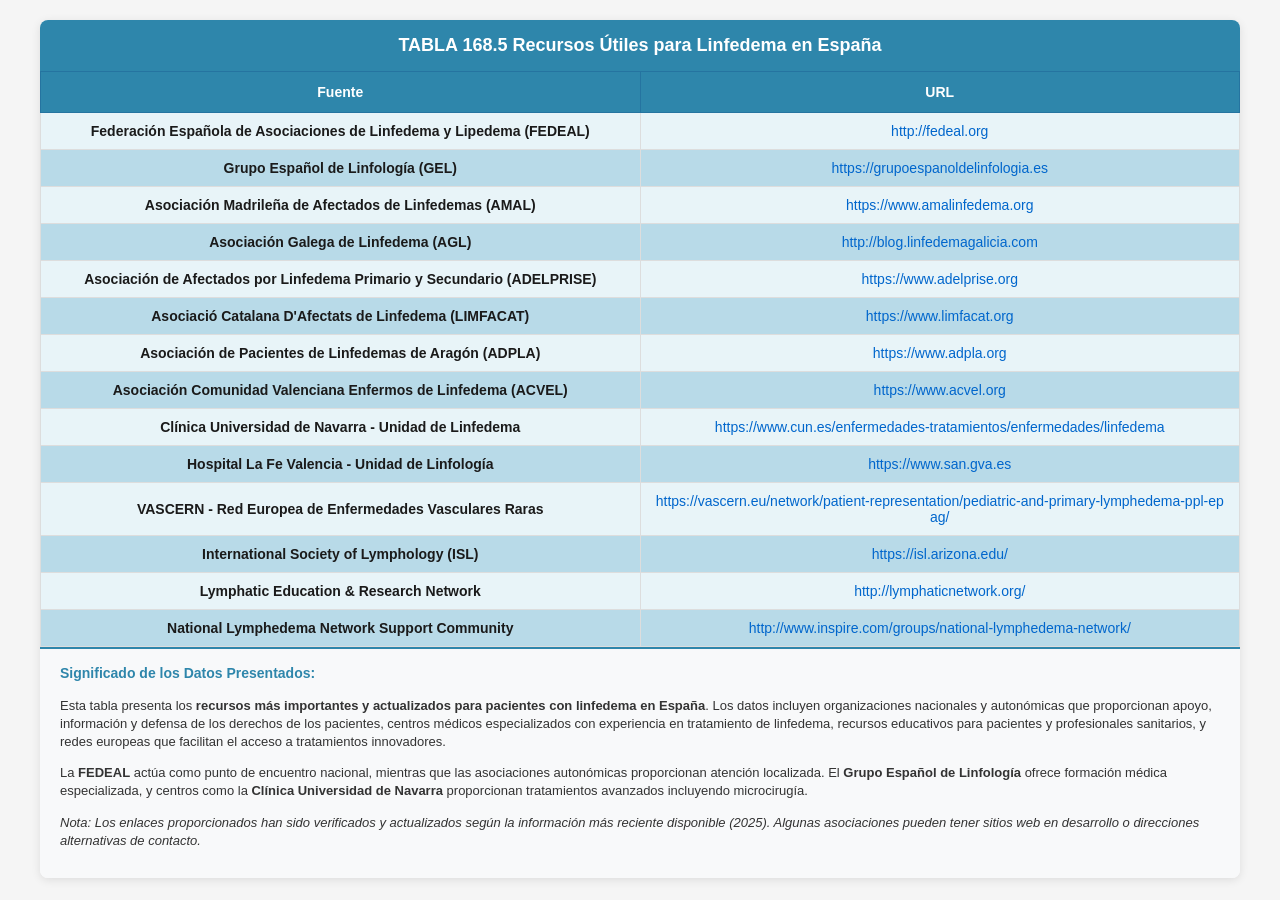
<file: linfedema-recursos-esp/index.html>
<!DOCTYPE html>
<html lang="es">
<head>
    <meta charset="UTF-8">
    <meta name="viewport" content="width=device-width, initial-scale=1.0">
    <title>Tabla 168.5 - Recursos Útiles para Linfedema en España</title>
    <style>
        body {
            font-family: -apple-system, BlinkMacSystemFont, 'Segoe UI', 'Helvetica Neue', Arial, sans-serif;
            margin: 20px;
            background-color: #f5f5f5;
        }
        
        .table-container {
            background-color: white;
            border-radius: 8px;
            box-shadow: 0 2px 10px rgba(0,0,0,0.1);
            overflow: hidden;
            max-width: 1200px;
            margin: 0 auto;
        }
        
        .table-header {
            background-color: #2E86AB;
            color: white;
            padding: 15px 20px;
            margin: 0;
            font-size: 18px;
            font-weight: bold;
            text-align: center;
        }
        
        table {
            width: 100%;
            border-collapse: collapse;
            font-size: 14px;
        }
        
        th {
            background-color: #2E86AB;
            color: white;
            padding: 12px;
            text-align: center;
            font-weight: bold;
            border: 1px solid #2574A0;
        }
        
        tr:nth-child(odd) {
            background-color: #E8F4F8;
        }
        
        tr:nth-child(even) {
            background-color: #B8DAE8;
        }
        
        td {
            padding: 10px 12px;
            text-align: center;
            vertical-align: middle;
            border: 1px solid #ddd;
        }
        
        .source-column {
            font-weight: bold;
            color: #1a1a1a;
        }
        
        .url-column a {
            color: #0066cc;
            text-decoration: none;
            word-break: break-all;
        }
        
        .url-column a:hover {
            text-decoration: underline;
            color: #004499;
        }
        
        .table-caption {
            background-color: #f8f9fa;
            padding: 15px 20px;
            border-top: 2px solid #2E86AB;
            font-size: 13px;
            line-height: 1.4;
            color: #333;
        }
        
        .table-caption h4 {
            margin: 0 0 10px 0;
            color: #2E86AB;
            font-size: 14px;
        }
        
        @media (max-width: 768px) {
            .table-container {
                margin: 10px;
            }
            
            table {
                font-size: 12px;
            }
            
            td, th {
                padding: 8px 6px;
            }
        }
    </style>
</head>
<body>
    <div class="table-container">
        <h2 class="table-header">TABLA 168.5 Recursos Útiles para Linfedema en España</h2>
        
        <table>
            <thead>
                <tr>
                    <th style="width: 50%;">Fuente</th>
                    <th style="width: 50%;">URL</th>
                </tr>
            </thead>
            <tbody>
                <tr>
                    <td class="source-column">Federación Española de Asociaciones de Linfedema y Lipedema (FEDEAL)</td>
                    <td class="url-column"><a href="http://fedeal.org" target="_blank">http://fedeal.org</a></td>
                </tr>
                <tr>
                    <td class="source-column">Grupo Español de Linfología (GEL)</td>
                    <td class="url-column"><a href="https://grupoespanoldelinfologia.es" target="_blank">https://grupoespanoldelinfologia.es</a></td>
                </tr>
                <tr>
                    <td class="source-column">Asociación Madrileña de Afectados de Linfedemas (AMAL)</td>
                    <td class="url-column"><a href="https://www.amalinfedema.org" target="_blank">https://www.amalinfedema.org</a></td>
                </tr>
                <tr>
                    <td class="source-column">Asociación Galega de Linfedema (AGL)</td>
                    <td class="url-column"><a href="http://blog.linfedemagalicia.com" target="_blank">http://blog.linfedemagalicia.com</a></td>
                </tr>
                <tr>
                    <td class="source-column">Asociación de Afectados por Linfedema Primario y Secundario (ADELPRISE)</td>
                    <td class="url-column"><a href="https://www.adelprise.org" target="_blank">https://www.adelprise.org</a></td>
                </tr>
                <tr>
                    <td class="source-column">Asociació Catalana D'Afectats de Linfedema (LIMFACAT)</td>
                    <td class="url-column"><a href="https://www.limfacat.org" target="_blank">https://www.limfacat.org</a></td>
                </tr>
                <tr>
                    <td class="source-column">Asociación de Pacientes de Linfedemas de Aragón (ADPLA)</td>
                    <td class="url-column"><a href="https://www.adpla.org" target="_blank">https://www.adpla.org</a></td>
                </tr>
                <tr>
                    <td class="source-column">Asociación Comunidad Valenciana Enfermos de Linfedema (ACVEL)</td>
                    <td class="url-column"><a href="https://www.acvel.org" target="_blank">https://www.acvel.org</a></td>
                </tr>
                <tr>
                    <td class="source-column">Clínica Universidad de Navarra - Unidad de Linfedema</td>
                    <td class="url-column"><a href="https://www.cun.es/enfermedades-tratamientos/enfermedades/linfedema" target="_blank">https://www.cun.es/enfermedades-tratamientos/enfermedades/linfedema</a></td>
                </tr>
                <tr>
                    <td class="source-column">Hospital La Fe Valencia - Unidad de Linfología</td>
                    <td class="url-column"><a href="https://www.san.gva.es" target="_blank">https://www.san.gva.es</a></td>
                </tr>
                <tr>
                    <td class="source-column">VASCERN - Red Europea de Enfermedades Vasculares Raras</td>
                    <td class="url-column"><a href="https://vascern.eu/network/patient-representation/pediatric-and-primary-lymphedema-ppl-epag/" target="_blank">https://vascern.eu/network/patient-representation/pediatric-and-primary-lymphedema-ppl-epag/</a></td>
                </tr>
                <tr>
                    <td class="source-column">International Society of Lymphology (ISL)</td>
                    <td class="url-column"><a href="https://isl.arizona.edu/" target="_blank">https://isl.arizona.edu/</a></td>
                </tr>
                <tr>
                    <td class="source-column">Lymphatic Education & Research Network</td>
                    <td class="url-column"><a href="http://lymphaticnetwork.org/" target="_blank">http://lymphaticnetwork.org/</a></td>
                </tr>
                <tr>
                    <td class="source-column">National Lymphedema Network Support Community</td>
                    <td class="url-column"><a href="http://www.inspire.com/groups/national-lymphedema-network/" target="_blank">http://www.inspire.com/groups/national-lymphedema-network/</a></td>
                </tr>
            </tbody>
        </table>
        
        <div class="table-caption">
            <h4>Significado de los Datos Presentados:</h4>
            <p>Esta tabla presenta los <strong>recursos más importantes y actualizados para pacientes con linfedema en España</strong>. Los datos incluyen organizaciones nacionales y autonómicas que proporcionan apoyo, información y defensa de los derechos de los pacientes, centros médicos especializados con experiencia en tratamiento de linfedema, recursos educativos para pacientes y profesionales sanitarios, y redes europeas que facilitan el acceso a tratamientos innovadores.</p>
            
            <p>La <strong>FEDEAL</strong> actúa como punto de encuentro nacional, mientras que las asociaciones autonómicas proporcionan atención localizada. El <strong>Grupo Español de Linfología</strong> ofrece formación médica especializada, y centros como la <strong>Clínica Universidad de Navarra</strong> proporcionan tratamientos avanzados incluyendo microcirugía.</p>
            
            <p><em>Nota: Los enlaces proporcionados han sido verificados y actualizados según la información más reciente disponible (2025). Algunas asociaciones pueden tener sitios web en desarrollo o direcciones alternativas de contacto.</em></p>
        </div>
    </div>
</body>
</html>
</file>
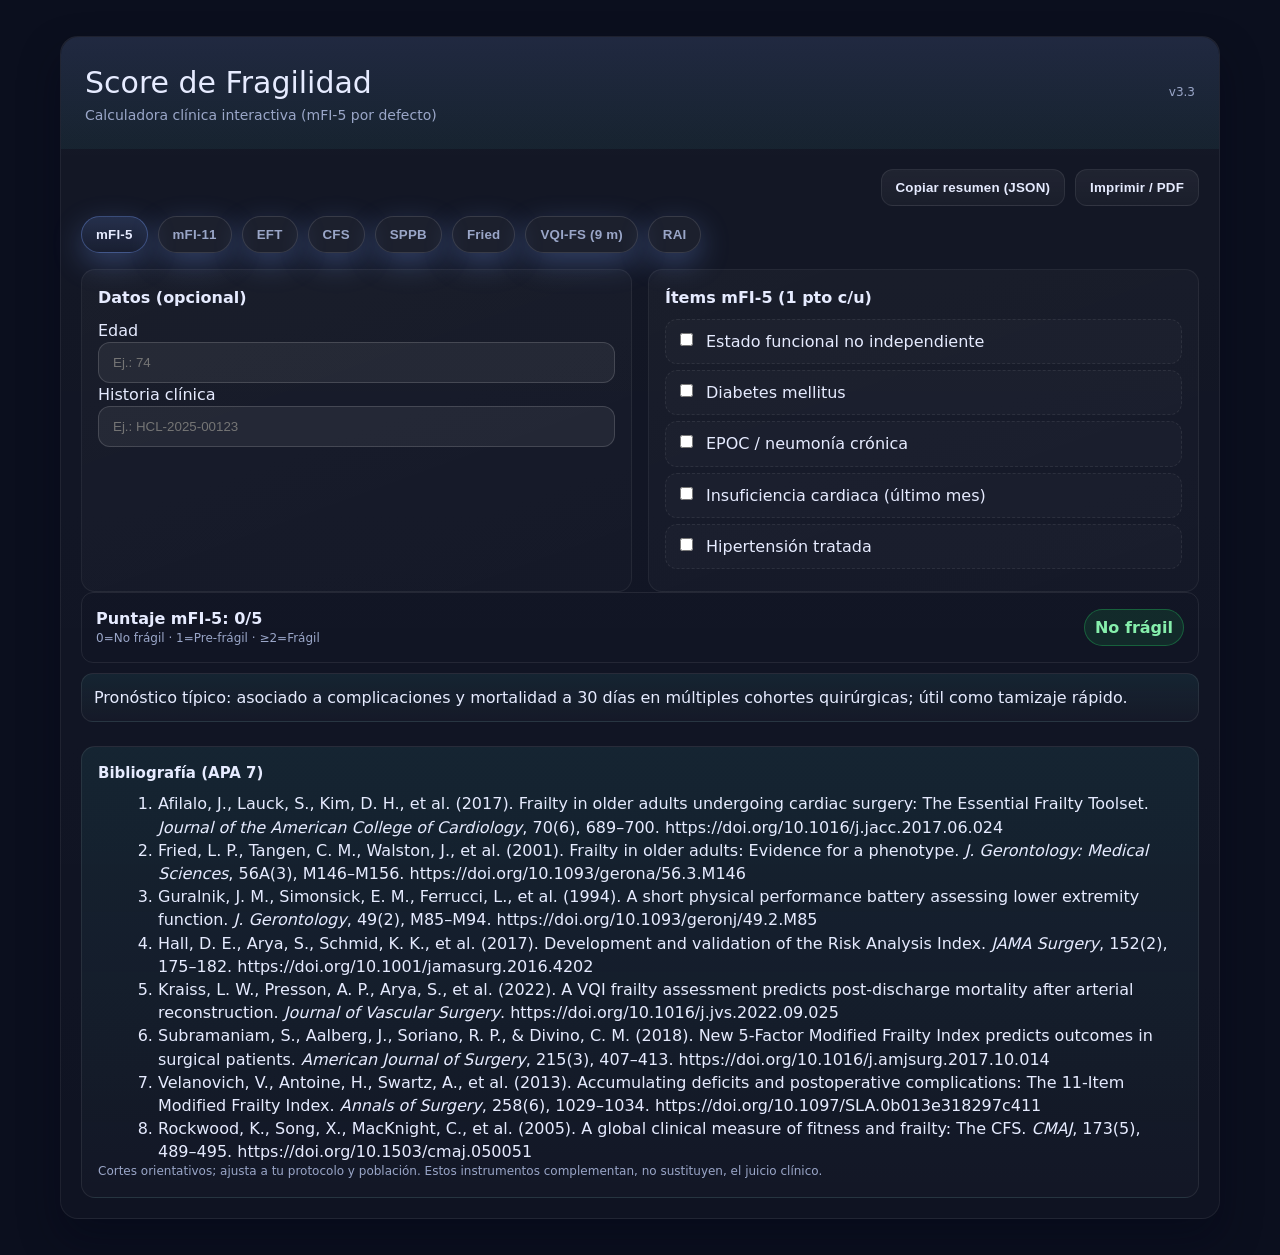
<file: score-fragilidad/index.html>
<!DOCTYPE html>
<html lang="es">
<head>
  <meta charset="utf-8" />
  <meta name="viewport" content="width=device-width, initial-scale=1" />
  <title>Score de Fragilidad</title>
  <style>
    :root{ --bg:#0f1220; --text:#e6ebff; --muted:#9aa6c8; --accent:#7aa2ff; --accent2:#4ee0d8; --ok:#22c55e; --warn:#ffb020; --danger:#ff6b6b; --radius:18px; --shadow:0 20px 40px rgba(2,6,23,.35); }
    *{box-sizing:border-box}
    body{margin:0; font-family:ui-sans-serif,system-ui,-apple-system,Segoe UI,Roboto,Helvetica,Arial; background:#0b0f1e; color:var(--text); line-height:1.45}
    .container{max-width:1200px; margin:36px auto; padding:0 20px}
    .card{background:linear-gradient(180deg, rgba(255,255,255,.04), rgba(255,255,255,.02)); border:1px solid rgba(255,255,255,.06); border-radius:var(--radius); box-shadow:var(--shadow)}
    header.hero{display:flex; align-items:center; justify-content:space-between; gap:16px; padding:24px; background:linear-gradient(180deg, rgba(122,162,255,.12), rgba(78,224,216,.06)); border-top-left-radius:var(--radius); border-top-right-radius:var(--radius)}
    .title{font-size:clamp(22px,3.4vw,30px)} .subtitle{color:var(--muted); font-size:14px}
    .content{padding:20px}

    /* actions */
    .actions-top{display:flex; gap:10px; flex-wrap:wrap; justify-content:flex-end; margin-bottom:10px}
    button{appearance:none; border:none; cursor:pointer; font-weight:600; letter-spacing:.2px; background:linear-gradient(180deg,#7aa2ff,#6282ff); color:white; padding:10px 14px; border-radius:12px; box-shadow:0 10px 30px rgba(122,162,255,.3)}
    button.secondary{background:linear-gradient(180deg, rgba(255,255,255,.06), rgba(255,255,255,.03)); color:var(--text); border:1px solid rgba(255,255,255,.08); box-shadow:none}

    /* chips */
    .cats{display:flex; flex-wrap:wrap; gap:10px; margin-bottom:16px}
    .chip{padding:10px 14px; border-radius:999px; border:1px solid rgba(255,255,255,.12); color:var(--muted); cursor:pointer; background:rgba(255,255,255,.04)}
    .chip.active{color:var(--text); background:linear-gradient(180deg, rgba(122,162,255,.18), rgba(122,162,255,.06)); border-color:rgba(122,162,255,.35)}

    /* layout */
    .grid{display:grid; gap:16px}
    .cols-2{grid-template-columns:repeat(2,minmax(0,1fr))}
    @media(max-width:900px){.cols-2{grid-template-columns:1fr}}

    .block{background:linear-gradient(160deg, rgba(255,255,255,.03), rgba(255,255,255,.015)); border:1px solid rgba(255,255,255,.06); border-radius:14px; padding:16px}
    h3{margin:0 0 10px; font-size:16px}
    .muted{color:var(--muted); font-size:12px}

    input[type="number"], input[type="text"], select{width:100%; padding:12px 14px; border-radius:12px; border:1px solid rgba(255,255,255,.15); background:rgba(255,255,255,.06); color:var(--text)}
    .check{display:flex; align-items:flex-start; gap:10px; border:1px dashed rgba(255,255,255,.08); padding:10px; border-radius:12px; background:rgba(255,255,255,.02); margin:6px 0}

    .result{display:flex; align-items:center; justify-content:space-between; gap:12px; padding:14px; border-radius:12px; border:1px solid rgba(255,255,255,.08)}
    .pill{padding:6px 10px; border-radius:999px; font-weight:600; border:1px solid rgba(255,255,255,.15)}
    .pill.ok{background:rgba(34,197,94,.12); color:#86efac; border-color:rgba(34,197,94,.35)}
    .pill.warn{background:rgba(255,176,32,.12); color:#ffd89a; border-color:rgba(255,176,32,.35)}
    .pill.danger{background:rgba(255,107,107,.12); color:#ffb3b3; border-color:rgba(255,107,107,.35)}

    .info{margin-top:10px; padding:12px; border:1px solid rgba(255,255,255,.08); border-radius:12px; background:linear-gradient(180deg, rgba(78,224,216,.08), rgba(255,255,255,.02))}

    .biblio{margin-top:24px; padding:16px; border-radius:14px; border:1px solid rgba(255,255,255,.08); background:linear-gradient(180deg, rgba(78,224,216,.08), rgba(255,255,255,.02))}
    .biblio h4{margin:0 0 8px; font-size:15px}
    .biblio ol{margin:6px 0 0 20px}

    /* PRINT — blanco y negro limpio */
    @media print{
      *{box-shadow:none !important; text-shadow:none !important; color:#000 !important}
      body{background:#fff !important}
      .card, .block, .result, .info, .biblio, header.hero{background:#fff !important; border-color:#000 !important}
      .pill{background:#fff !important; color:#000 !important; border-color:#000 !important}
      .muted{color:#000 !important}
      .cats, .actions-top{display:none !important}
      /* muestra sólo el panel activo */
      #panels .panel[hidden]{display:none !important}
    }
  </style>
</head>
<body>
  <div class="container">
    <div class="card">
      <header class="hero">
        <div>
          <div class="title">Score de Fragilidad</div>
          <div class="subtitle">Calculadora clínica interactiva (mFI‑5 por defecto)</div>
        </div>
        <div class="muted">v3.3</div>
      </header>
      <div class="content">
        <div class="actions-top">
          <button class="secondary" id="btnCopyAll">Copiar resumen (JSON)</button>
          <button class="secondary" id="btnPrint">Imprimir / PDF</button>
        </div>

        <!-- Categorías -->
        <div class="cats" id="catbar">
          <button class="chip active" data-cat="mfi5">mFI‑5</button>
          <button class="chip" data-cat="mfi11">mFI‑11</button>
          <button class="chip" data-cat="eft">EFT</button>
          <button class="chip" data-cat="cfs">CFS</button>
          <button class="chip" data-cat="sppb">SPPB</button>
          <button class="chip" data-cat="fried">Fried</button>
          <button class="chip" data-cat="vqi">VQI‑FS (9 m)</button>
          <button class="chip" data-cat="rai">RAI</button>
        </div>

        <div id="panels">

          <!-- mFI-5 -->
          <section data-panel="mfi5" class="panel">
            <div class="grid cols-2">
              <div class="block">
                <h3>Datos (opcional)</h3>
                <label>Edad<input type="number" id="edad" placeholder="Ej.: 74"></label>
                <label>Historia clínica<input type="text" id="idpac" placeholder="Ej.: HCL‑2025‑00123"></label>
              </div>
              <div class="block">
                <h3>Ítems mFI‑5 (1 pto c/u)</h3>
                <label class="check"><input type="checkbox" id="m5_func"> Estado funcional no independiente</label>
                <label class="check"><input type="checkbox" id="m5_dm"> Diabetes mellitus</label>
                <label class="check"><input type="checkbox" id="m5_copd"> EPOC / neumonía crónica</label>
                <label class="check"><input type="checkbox" id="m5_chf"> Insuficiencia cardiaca (último mes)</label>
                <label class="check"><input type="checkbox" id="m5_htn"> Hipertensión tratada</label>
              </div>
            </div>
            <div class="result"><div><strong>Puntaje mFI‑5: <span id="m5_score">0</span>/5</strong><div class="muted">0=No frágil · 1=Pre‑frágil · ≥2=Frágil</div></div><span class="pill ok" id="m5_pill">No frágil</span></div>
            <div class="info">Pronóstico típico: asociado a complicaciones y mortalidad a 30 días en múltiples cohortes quirúrgicas; útil como tamizaje rápido.</div>
          </section>

          <!-- mFI-11 -->
          <section data-panel="mfi11" class="panel" hidden>
            <div class="block">
              <h3>Ítems mFI‑11 (1 pto c/u)</h3>
              <div class="muted">Versión de 11 comorbilidades derivadas de CSHA/NSQIP.</div>
              <div class="grid cols-2">
                <label class="check"><input type="checkbox" id="m11_func"> Estado funcional no independiente</label>
                <label class="check"><input type="checkbox" id="m11_dm"> Diabetes</label>
                <label class="check"><input type="checkbox" id="m11_copd"> EPOC</label>
                <label class="check"><input type="checkbox" id="m11_chf"> Insuficiencia cardiaca</label>
                <label class="check"><input type="checkbox" id="m11_mi"> Infarto de miocardio previo</label>
                <label class="check"><input type="checkbox" id="m11_pci"> Angina/PCI/CABG</label>
                <label class="check"><input type="checkbox" id="m11_htn"> HTA tratada</label>
                <label class="check"><input type="checkbox" id="m11_pvd"> Enfermedad vascular periférica</label>
                <label class="check"><input type="checkbox" id="m11_sens"> Sensorio alterado</label>
                <label class="check"><input type="checkbox" id="m11_tia"> TIA/ACV sin secuelas</label>
                <label class="check"><input type="checkbox" id="m11_cva"> ACV con déficit</label>
              </div>
            </div>
            <div class="result"><div><strong>Puntaje mFI‑11: <span id="m11_score">0</span>/11</strong><div class="muted">0=No frágil · 1–2=Pre‑frágil · ≥3=Frágil</div></div><span class="pill ok" id="m11_pill">No frágil</span></div>
            <div class="info">Pronóstico típico: mayor granularidad que mFI‑5; predice complicaciones y mortalidad perioperatoria; útil cuando necesitas más sensibilidad.</div>
          </section>

          <!-- EFT -->
          <section data-panel="eft" class="panel" hidden>
            <div class="grid cols-2">
              <div class="block">
                <h3>Essential Frailty Toolset (0–5)</h3>
                <div class="grid cols-2">
                  <label>Tiempo silla 5x (s)
                    <input type="number" id="eft_chair_time" min="0" step="0.1" placeholder="Ej.: 16.5">
                  </label>
                  <label>Incapaz de realizar
                    <select id="eft_chair_unable"><option value="no">No</option><option value="si">Sí</option></select>
                  </label>
                </div>
                <label class="check"><input type="checkbox" id="eft_cog"> Déficit cognitivo (Mini‑Cog/Clock anormal)</label>
                <div class="grid cols-2">
                  <label>Hemoglobina (g/dL)
                    <input type="number" id="eft_hb_val" min="0" step="0.1" placeholder="Ej.: 11.8">
                  </label>
                  <label>Albúmina (g/dL)
                    <input type="number" id="eft_alb_val" min="0" step="0.1" placeholder="Ej.: 3.2">
                  </label>
                </div>
                <label class="check"><input type="checkbox" id="eft_extra"> Desempeño funcional comprometido adicional</label>
                <div class="muted">Reglas automáticas: silla anormal si tiempo ≥15 s o "incapaz"; Hb baja (&lt;12 mujer / &lt;13 varón, ajustar localmente); Alb &lt;3.5.</div>
              </div>
              <div class="block">
                <div class="result"><div><strong>Puntaje EFT: <span id="eft_score">0</span>/5</strong><div class="muted">Asociado a mortalidad y eventos mayores (30–365 días).</div></div><span class="pill ok" id="eft_pill">Robusto</span></div>
                <div class="info">Interpretación: 0 robusto; 1–2 pre‑frágil; ≥3 frágil. Pronóstico: predice mortalidad, delirium y complicaciones mayores, especialmente en cirugía cardiaca/vascular.</div>
              </div>
            </div>
          </section>

          <!-- CFS -->
          <section data-panel="cfs" class="panel" hidden>
            <div class="grid cols-2">
              <div class="block">
                <h3>Clinical Frailty Scale (1–9)</h3>
                <label>Selecciona nivel
                  <select id="cfs_sel">
                    <option value="1">1 – Muy en forma</option>
                    <option value="2">2 – En forma</option>
                    <option value="3">3 – Bien</option>
                    <option value="4">4 – Vulnerable</option>
                    <option value="5">5 – Frágil leve</option>
                    <option value="6">6 – Frágil moderado</option>
                    <option value="7">7 – Frágil severo</option>
                    <option value="8">8 – Muy frágil</option>
                    <option value="9">9 – Enfermedad terminal</option>
                  </select>
                </label>
              </div>
              <div class="block">
                <div class="result"><div><strong>CFS: <span id="cfs_score">1</span></strong><div class="muted">≥5 sugiere fragilidad con mayor riesgo de complicaciones y mortalidad.</div></div><span class="pill ok" id="cfs_pill">Robusto</span></div>
                <div class="info">Interpretación: 1–3 robusto; 4 vulnerable; ≥5 frágil. Pronóstico: asociado a estancia, complicaciones y mortalidad.</div>
              </div>
            </div>
          </section>

          <!-- SPPB -->
          <section data-panel="sppb" class="panel" hidden>
            <div class="grid cols-2">
              <div class="block">
                <h3>SPPB (0–12)</h3>
                <div class="grid cols-2">
                  <label>Balance (0–4)<input type="number" id="sppb_bal" min="0" max="4" value="0"></label>
                  <label>Marcha (0–4)<input type="number" id="sppb_gait" min="0" max="4" value="0"></label>
                  <label>Sentadilla silla (0–4)<input type="number" id="sppb_chair" min="0" max="4" value="0"></label>
                </div>
              </div>
              <div class="block">
                <div class="result"><div><strong>Puntaje SPPB: <span id="sppb_score">0</span>/12</strong><div class="muted">0–3 severa · 4–6 moderada · 7–9 leve · 10–12 mínima limitación.</div></div><span class="pill danger" id="sppb_pill">Severa</span></div>
                <div class="info">Pronóstico: SPPB bajo se asocia con institucionalización, discapacidad y mortalidad; útil para prehabilitación.</div>
              </div>
            </div>
          </section>

          <!-- Fried -->
          <section data-panel="fried" class="panel" hidden>
            <div class="grid cols-2">
              <div class="block">
                <h3>Fenotipo de Fried (0–5)</h3>
                <div class="grid cols-2">
                  <label>Pérdida (kg, 12 m)
                    <input type="number" id="fr_wl_kg" min="0" step="0.1" placeholder="Ej.: 5">
                  </label>
                  <label>Pérdida (%)
                    <input type="number" id="fr_wl_pct" min="0" step="0.1" placeholder="Ej.: 6">
                  </label>
                </div>
                <label class="check"><input type="checkbox" id="fr_exh"> Exhaustión</label>
                <label class="check"><input type="checkbox" id="fr_act"> Actividad física baja</label>
                <div class="grid cols-2">
                  <label>Velocidad 4 m (s)
                    <input type="number" id="fr_walk4m" min="0" step="0.1" placeholder="Ej.: 6.5">
                  </label>
                  <label>Prensión débil (dinamometría)
                    <select id="fr_grip_low"><option value="no">No</option><option value="si">Sí</option></select>
                  </label>
                </div>
              </div>
              <div class="block">
                <div class="result"><div><strong>Puntaje Fried: <span id="fr_score">0</span>/5</strong><div class="muted">0 robusto · 1–2 pre‑frágil · ≥3 frágil.</div></div><span class="pill ok" id="fr_pill">Robusto</span></div>
                <div class="info">Pronóstico: se asocia con discapacidad, caídas y mortalidad; captura la fragilidad física clásica.</div>
              </div>
            </div>
          </section>

          <!-- VQI-FS -->
          <section data-panel="vqi" class="panel" hidden>
            <div class="grid cols-2">
              <div class="block">
                <h3>VQI‑FS (9 meses, reconstr. arterial)</h3>
                <label class="check"><input type="checkbox" id="vqi_chf"> Insuficiencia cardiaca</label>
                <label class="check"><input type="checkbox" id="vqi_renal"> Insuficiencia renal</label>
                <label class="check"><input type="checkbox" id="vqi_copd"> EPOC</label>
                <label class="check"><input type="checkbox" id="vqi_amb"> Ambulación comprometida</label>
                <label class="check"><input type="checkbox" id="vqi_home"> No vive en domicilio</label>
                <label class="check"><input type="checkbox" id="vqi_anemia"> Anemia</label>
                <label class="check"><input type="checkbox" id="vqi_underwt"> Bajo peso severo</label>
                <label>Procedimiento<select id="vqi_proc"><option value="0">Estándar</option><option value="1">Riesgo alto (+1)</option></select></label>
              </div>
              <div class="block">
                <div class="result"><div><strong>Puntaje VQI‑FS: <span id="vqi_score">0</span>/7</strong><div class="muted">0–1 bajo · 2–3 moderado · ≥4 alto (aprox.).</div></div><span class="pill ok" id="vqi_pill">Bajo</span></div>
                <div class="info">Pronóstico: estimación de <em>mortalidad a ~9 meses</em> tras reconstrucción arterial; mejor calibración con ponderaciones oficiales.</div>
              </div>
            </div>
          </section>

          <!-- RAI -->
          <section data-panel="rai" class="panel" hidden>
            <div class="grid cols-2">
              <div class="block">
                <h3>Risk Analysis Index (RAI)</h3>
                <div class="muted">Versión práctica (suma simple aproximada).</div>
                <label class="check"><input type="checkbox" id="rai_age"> Edad avanzada (p.ej., ≥75)</label>
                <label class="check"><input type="checkbox" id="rai_male"> Sexo masculino</label>
                <label class="check"><input type="checkbox" id="rai_wl"> Pérdida de peso reciente</label>
                <label class="check"><input type="checkbox" id="rai_cancer"> Cáncer activo</label>
                <label class="check"><input type="checkbox" id="rai_dep"> Dependencia funcional</label>
                <label class="check"><input type="checkbox" id="rai_ltc"> Residencia en centro</label>
                <label class="check"><input type="checkbox" id="rai_chf"> Insuficiencia cardiaca</label>
                <label class="check"><input type="checkbox" id="rai_copd"> EPOC</label>
                <label class="check"><input type="checkbox" id="rai_lowalb"> Albúmina baja</label>
              </div>
              <div class="block">
                <div class="result"><div><strong>Puntaje RAI (aprox.): <span id="rai_score">0</span></strong><div class="muted">Discriminación sólida para mortalidad 30–365 días.</div></div><span class="pill ok" id="rai_pill">Bajo</span></div>
                <div class="info">Pronóstico: útil para cribado poblacional y priorización de optimización preop; considera versiones RAI‑C/RAI‑Rev para cortes específicos.</div>
              </div>
            </div>
          </section>

        </div>

        <div class="biblio">
          <h4>Bibliografía (APA 7)</h4>
          <ol>
            <li>Afilalo, J., Lauck, S., Kim, D. H., et al. (2017). Frailty in older adults undergoing cardiac surgery: The Essential Frailty Toolset. <em>Journal of the American College of Cardiology</em>, 70(6), 689–700. https://doi.org/10.1016/j.jacc.2017.06.024</li>
            <li>Fried, L. P., Tangen, C. M., Walston, J., et al. (2001). Frailty in older adults: Evidence for a phenotype. <em>J. Gerontology: Medical Sciences</em>, 56A(3), M146–M156. https://doi.org/10.1093/gerona/56.3.M146</li>
            <li>Guralnik, J. M., Simonsick, E. M., Ferrucci, L., et al. (1994). A short physical performance battery assessing lower extremity function. <em>J. Gerontology</em>, 49(2), M85–M94. https://doi.org/10.1093/geronj/49.2.M85</li>
            <li>Hall, D. E., Arya, S., Schmid, K. K., et al. (2017). Development and validation of the Risk Analysis Index. <em>JAMA Surgery</em>, 152(2), 175–182. https://doi.org/10.1001/jamasurg.2016.4202</li>
            <li>Kraiss, L. W., Presson, A. P., Arya, S., et al. (2022). A VQI frailty assessment predicts post‑discharge mortality after arterial reconstruction. <em>Journal of Vascular Surgery</em>. https://doi.org/10.1016/j.jvs.2022.09.025</li>
            <li>Subramaniam, S., Aalberg, J., Soriano, R. P., & Divino, C. M. (2018). New 5‑Factor Modified Frailty Index predicts outcomes in surgical patients. <em>American Journal of Surgery</em>, 215(3), 407–413. https://doi.org/10.1016/j.amjsurg.2017.10.014</li>
            <li>Velanovich, V., Antoine, H., Swartz, A., et al. (2013). Accumulating deficits and postoperative complications: The 11‑Item Modified Frailty Index. <em>Annals of Surgery</em>, 258(6), 1029–1034. https://doi.org/10.1097/SLA.0b013e318297c411</li>
            <li>Rockwood, K., Song, X., MacKnight, C., et al. (2005). A global clinical measure of fitness and frailty: The CFS. <em>CMAJ</em>, 173(5), 489–495. https://doi.org/10.1503/cmaj.050051</li>
          </ol>
          <div class="muted">Cortes orientativos; ajusta a tu protocolo y población. Estos instrumentos complementan, no sustituyen, el juicio clínico.</div>
        </div>

      </div>
    </div>
  </div>

<script>
  // helpers
  const $$ = (sel, root=document) => Array.from(root.querySelectorAll(sel));
  const $ = (sel, root=document) => root.querySelector(sel);

  // Category switching (default mFI-5)
  const panels = $$('#panels .panel');
  const chips = $$('#catbar .chip');
  function show(cat){ chips.forEach(c=> c.classList.toggle('active', c.dataset.cat===cat)); panels.forEach(p=>{ p.hidden = p.dataset.panel!==cat; }); }
  chips.forEach(c=> c.addEventListener('click', ()=> show(c.dataset.cat)));
  show('mfi5');

  // mFI-5
  const m5 = ['m5_func','m5_dm','m5_copd','m5_chf','m5_htn'].map(id=> $('#'+id));
  m5.forEach(el=> el.addEventListener('change', updateM5));
  function m5Label(s){ if(s>=2) return ['Frágil','danger']; if(s===1) return ['Pre‑frágil','warn']; return ['No frágil','ok']; }
  function updateM5(){ const s = m5.reduce((a,e)=>a+(e.checked?1:0),0); $('#m5_score').textContent=s; const [lab,cls]=m5Label(s); const pill=$('#m5_pill'); pill.textContent=lab; pill.className='pill '+cls; }
  updateM5();

  // mFI-11
  const m11ids=['m11_func','m11_dm','m11_copd','m11_chf','m11_mi','m11_pci','m11_htn','m11_pvd','m11_sens','m11_tia','m11_cva'];
  m11ids.forEach(id=> $('#'+id).addEventListener('change', updateM11));
  function updateM11(){ const s = m11ids.reduce((a,id)=> a + ($('#'+id).checked?1:0), 0); $('#m11_score').textContent=s; const pill=$('#m11_pill'); let cls='ok',lab='No frágil'; if(s>=3){cls='danger';lab='Frágil';} else if(s>=1){cls='warn';lab='Pre‑frágil';} pill.className='pill '+cls; pill.textContent=lab; }
  updateM11();

  // EFT (auto + cálculo)
  function eftScore(){
    const t=parseFloat($('#eft_chair_time')?.value||'');
    const unable=$('#eft_chair_unable')?.value==='si';
    const chair = (!!t && t>=15) || unable ? 1:0;
    const cog = $('#eft_cog')?.checked?1:0;
    const hbv = parseFloat($('#eft_hb_val')?.value||'');
    const albv = parseFloat($('#eft_alb_val')?.value||'');
    const hb = (!isNaN(hbv) && hbv<13) ? 1:0; // aproximación práctica
    const alb = (!isNaN(albv) && albv<3.5) ? 1:0;
    const extra = $('#eft_extra')?.checked?1:0;
    return chair + cog + hb + alb + extra;
  }
  function updateEFT(){ const s=eftScore(); $('#eft_score').textContent=s; const pill=$('#eft_pill'); let cls='ok',lab='Robusto'; if(s>=3){cls='danger';lab='Frágil';} else if(s>=1){cls='warn';lab='Pre‑frágil';} pill.className='pill '+cls; pill.textContent=lab; }
  ['input','change'].forEach(ev=>['eft_chair_time','eft_chair_unable','eft_cog','eft_hb_val','eft_alb_val','eft_extra'].forEach(id=> $('#'+id)?.addEventListener(ev, updateEFT)));
  updateEFT();

  // CFS
  function updateCFS(){ const v=parseInt($('#cfs_sel').value,10); $('#cfs_score').textContent=v; const pill=$('#cfs_pill'); let cls='ok',lab='Robusto'; if(v>=5){cls='danger';lab='Frágil';} else if(v===4){cls='warn';lab='Vulnerable';} pill.className='pill '+cls; pill.textContent=lab; }
  $('#cfs_sel').addEventListener('change', updateCFS); updateCFS();

  // SPPB
  function updateSPPB(){ const b=+$('#sppb_bal').value||0, g=+$('#sppb_gait').value||0, c=+$('#sppb_chair').value||0; const s=b+g+c; $('#sppb_score').textContent=s; const pill=$('#sppb_pill'); let cls='danger',lab='Severa'; if(s>=10){cls='ok';lab='Mínima';} else if(s>=7){cls='warn';lab='Leve';} else if(s>=4){cls='warn';lab='Moderada';} pill.className='pill '+cls; pill.textContent=lab; }
  ['sppb_bal','sppb_gait','sppb_chair'].forEach(id=> $('#'+id).addEventListener('input', updateSPPB)); updateSPPB();

  // Fried (auto + cálculo)
  function friedScore(){
    const kg=parseFloat($('#fr_wl_kg')?.value||''); const pct=parseFloat($('#fr_wl_pct')?.value||'');
    const wl = ((!isNaN(kg) && kg>=5) || (!isNaN(pct) && pct>=5)) ? 1:0;
    const exh = $('#fr_exh')?.checked?1:0;
    const act = $('#fr_act')?.checked?1:0;
    const walk = parseFloat($('#fr_walk4m')?.value||'');
    const slow = (!isNaN(walk) && walk>=5) ? 1:0; // corte genérico
    const weak = ($('#fr_grip_low')?.value==='si') ? 1:0;
    return wl + exh + act + slow + weak;
  }
  function updateFR(){ const s=friedScore(); $('#fr_score').textContent=s; const pill=$('#fr_pill'); let cls='ok',lab='Robusto'; if(s>=3){cls='danger';lab='Frágil';} else if(s>=1){cls='warn';lab='Pre‑frágil';} pill.className='pill '+cls; pill.textContent=lab; }
  ['input','change'].forEach(ev=>['fr_wl_kg','fr_wl_pct','fr_exh','fr_act','fr_walk4m','fr_grip_low'].forEach(id=> $('#'+id)?.addEventListener(ev, updateFR))); updateFR();

  // VQI‑FS
  const vqiIds=['vqi_chf','vqi_renal','vqi_copd','vqi_amb','vqi_home','vqi_anemia','vqi_underwt'];
  function updateVQI(){ let s=vqiIds.reduce((a,id)=> a + ($('#'+id).checked?1:0),0); /* opcional: + parseInt($('#vqi_proc').value||0) */ const raw=s; $('#vqi_score').textContent=raw; const pill=$('#vqi_pill'); let cls='ok',lab='Bajo'; if(raw>=4){cls='danger';lab='Alto';} else if(raw>=2){cls='warn';lab='Moderado';} pill.className='pill '+cls; pill.textContent=lab; }
  vqiIds.forEach(id=> $('#'+id).addEventListener('change', updateVQI)); $('#vqi_proc').addEventListener('change', updateVQI); updateVQI();

  // RAI (aprox.)
  const raiIds=['rai_age','rai_male','rai_wl','rai_cancer','rai_dep','rai_ltc','rai_chf','rai_copd','rai_lowalb'];
  function updateRAI(){ const s=raiIds.reduce((a,id)=> a + ($('#'+id).checked?1:0), 0); $('#rai_score').textContent=s; const pill=$('#rai_pill'); let cls='ok',lab='Bajo'; if(s>=5){cls='danger';lab='Alto';} else if(s>=3){cls='warn';lab='Moderado';} pill.className='pill '+cls; pill.textContent=lab; }
  raiIds.forEach(id=> $('#'+id).addEventListener('change', updateRAI)); updateRAI();

  // Export JSON global
  function collectAll(){
    const data={
      paciente:{ id: $('#idpac')?.value||null, edad: $('#edad')?.value||null },
      mfi5_total: ['m5_func','m5_dm','m5_copd','m5_chf','m5_htn'].reduce((a,id)=>a+($('#'+id)?.checked?1:0),0),
      mfi11_total: ['m11_func','m11_dm','m11_copd','m11_chf','m11_mi','m11_pci','m11_htn','m11_pvd','m11_sens','m11_tia','m11_cva'].reduce((a,id)=>a+($('#'+id)?.checked?1:0),0),
      eft_total: ( ()=>{ const t=parseFloat($('#eft_chair_time')?.value||''); const unable=$('#eft_chair_unable')?.value==='si'; const chair=((!!t && t>=15)||unable)?1:0; const cog=$('#eft_cog')?.checked?1:0; const hbv=parseFloat($('#eft_hb_val')?.value||''); const albv=parseFloat($('#eft_alb_val')?.value||''); const hb=(!isNaN(hbv)&&hbv<13)?1:0; const alb=(!isNaN(albv)&&albv<3.5)?1:0; const extra=$('#eft_extra')?.checked?1:0; return chair+cog+hb+alb+extra; })(),
      cfs_total: parseInt($('#cfs_sel')?.value||'1',10),
      sppb_total: (+$('#sppb_bal')?.value||0)+(+$('#sppb_gait')?.value||0)+(+$('#sppb_chair')?.value||0),
      fried_total: ( ()=>{ const kg=parseFloat($('#fr_wl_kg')?.value||''); const pct=parseFloat($('#fr_wl_pct')?.value||''); const wl=((!isNaN(kg)&&kg>=5)||(!isNaN(pct)&&pct>=5))?1:0; const exh=$('#fr_exh')?.checked?1:0; const act=$('#fr_act')?.checked?1:0; const w=parseFloat($('#fr_walk4m')?.value||''); const slow=(!isNaN(w)&&w>=5)?1:0; const weak=($('#fr_grip_low')?.value==='si')?1:0; return wl+exh+act+slow+weak; })(),
      vqi_total: vqiIds.reduce((a,id)=>a+($('#'+id)?.checked?1:0),0),
      rai_total: raiIds.reduce((a,id)=>a+($('#'+id)?.checked?1:0),0)
    };
    data.labels={
      mfi5: (data.mfi5_total>=2?'Frágil':(data.mfi5_total===1?'Pre‑frágil':'No frágil')),
      mfi11: (data.mfi11_total>=3?'Frágil':(data.mfi11_total>=1?'Pre‑frágil':'No frágil')),
      eft: (data.eft_total>=3?'Frágil':(data.eft_total>=1?'Pre‑frágil':'Robusto')),
      cfs: (data.cfs_total>=5?'Frágil':(data.cfs_total===4?'Vulnerable':'Robusto')),
      sppb: (data.sppb_total>=10?'Mínima':(data.sppb_total>=7?'Leve':(data.sppb_total>=4?'Moderada':'Severa'))),
      fried: (data.fried_total>=3?'Frágil':(data.fried_total>=1?'Pre‑frágil':'Robusto')),
      vqi: (data.vqi_total>=4?'Alto':(data.vqi_total>=2?'Moderado':'Bajo')),
      rai: (data.rai_total>=5?'Alto':(data.rai_total>=3?'Moderado':'Bajo'))
    };
    data.nota = `mFI‑5 ${data.mfi5_total} (${data.labels.mfi5}); mFI‑11 ${data.mfi11_total} (${data.labels.mfi11}); EFT ${data.eft_total} (${data.labels.eft}); CFS ${data.cfs_total} (${data.labels.cfs}); SPPB ${data.sppb_total} (${data.labels.sppb}); Fried ${data.fried_total} (${data.labels.fried}); VQI‑FS ${data.vqi_total} (${data.labels.vqi}); RAI ${data.rai_total} (${data.labels.rai}).`;
    return data;
  }
  function copyAll(){ const data=collectAll(); navigator.clipboard.writeText(JSON.stringify(data,null,2)); }
  document.getElementById('btnCopyAll')?.addEventListener('click', ()=>{ copyAll(); alert('Resumen copiado al portapapeles'); });
  document.getElementById('btnPrint')?.addEventListener('click', ()=> window.print());
</script>
</body>
</html>
</file>
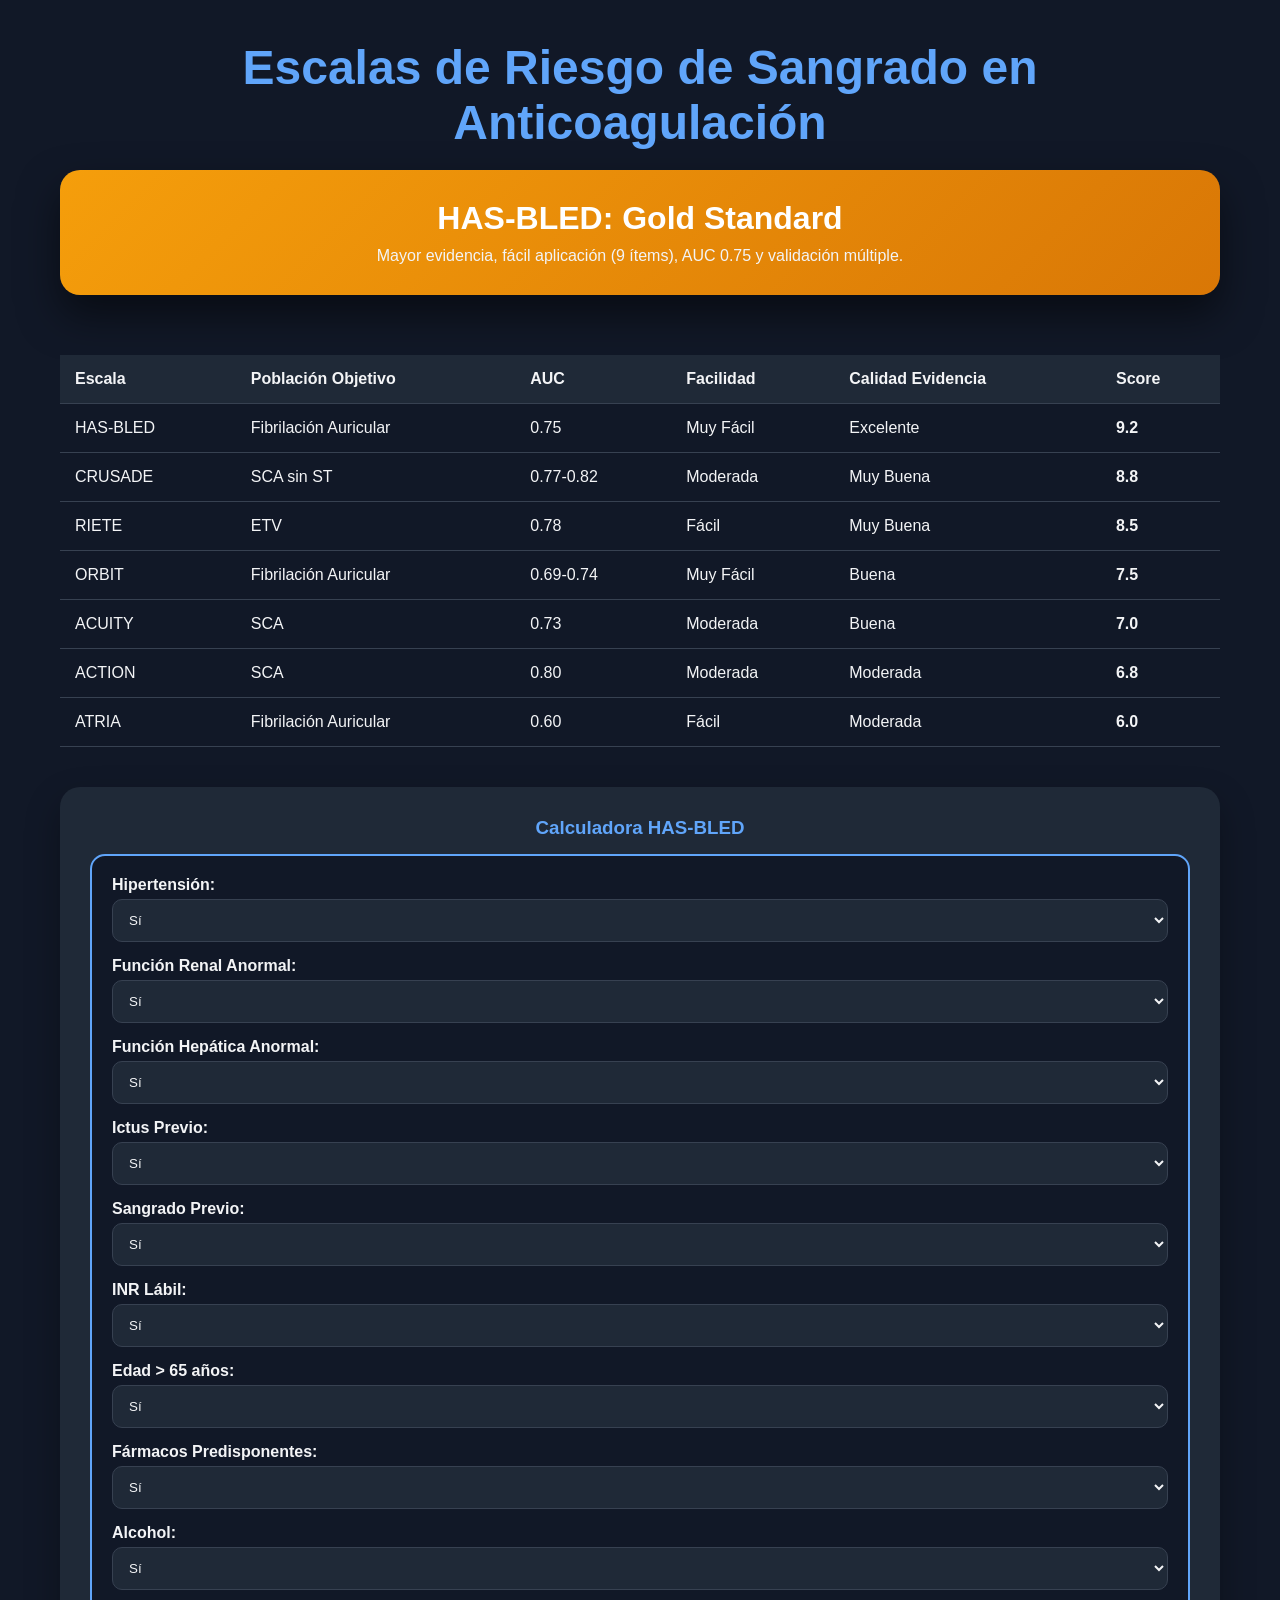
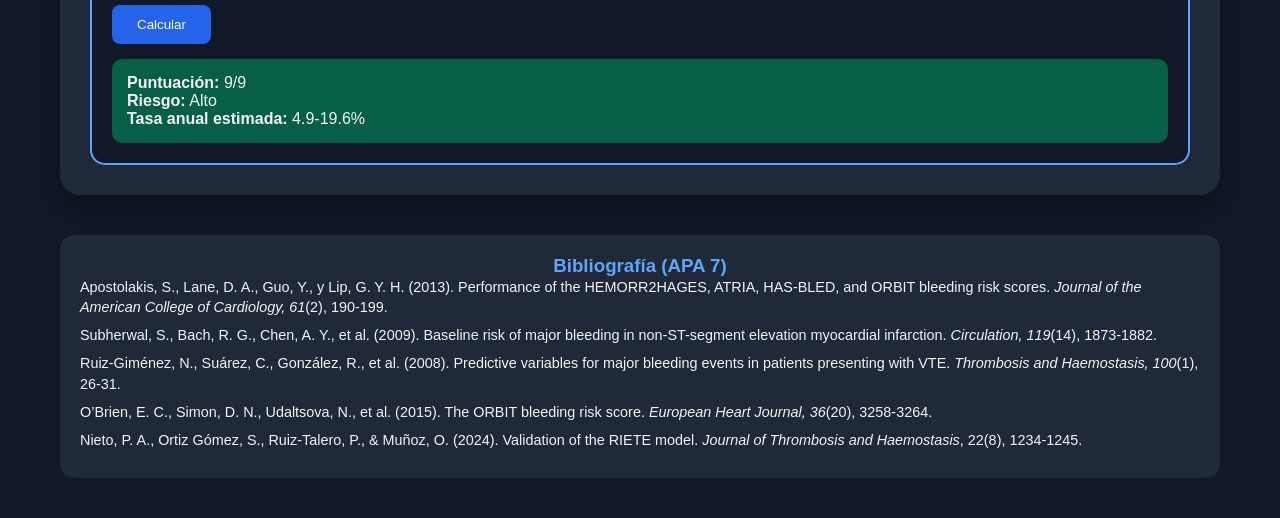
<file: score-sangrado/index.html>
<!DOCTYPE html>
<html lang="es"><head>
<meta http-equiv="content-type" content="text/html; charset=UTF-8">
    <meta charset="UTF-8">
    <meta name="viewport" content="width=device-width, initial-scale=1.0">
    <title>Escalas de Riesgo de Sangrado en Anticoagulación</title>
    <style>
        * {
            margin: 0;
            padding: 0;
            box-sizing: border-box;
        }

        body {
            font-family: 'Roboto', sans-serif;
            background: #111827;
            color: #f3f4f6;
        }

        .container {
            max-width: 1200px;
            margin: 0 auto;
            padding: 40px 20px;
        }

        h1, h2, h3 {
            color: #60a5fa;
            text-align: center;
        }

        h1 {
            font-size: 3rem;
            margin-bottom: 20px;
        }

        .gold-card {
            background: linear-gradient(135deg, #f59e0b, #d97706);
            padding: 30px;
            border-radius: 20px;
            margin-bottom: 40px;
            box-shadow: 0 20px 40px rgba(0, 0, 0, 0.5);
            text-align: center;
        }

        .gold-card h2 {
            font-size: 2rem;
            margin-bottom: 10px;
            color: #fff;
        }

        .table-responsive {
            overflow-x: auto;
            margin-bottom: 40px;
        }

        table {
            width: 100%;
            border-collapse: collapse;
            margin-top: 20px;
        }

        th, td {
            padding: 15px;
            text-align: left;
            border-bottom: 1px solid #374151;
        }

        th {
            background: #1f2937;
        }

        tr:hover {
            background: #374151;
        }

        .score-card {
            background: #1f2937;
            border-radius: 20px;
            padding: 30px;
            margin-bottom: 30px;
            box-shadow: 0 15px 35px rgba(0, 0, 0, 0.3);
        }

        .score-card h3 {
            margin-bottom: 15px;
        }

        .calculator {
            background: #111827;
            padding: 20px;
            border-radius: 15px;
            border: 2px solid #60a5fa;
            margin-top: 15px;
        }

        label {
            display: block;
            margin-bottom: 5px;
            font-weight: 600;
        }

        input, select {
            width: 100%;
            padding: 12px;
            border-radius: 10px;
            border: 1px solid #374151;
            margin-bottom: 15px;
            background: #1f2937;
            color: #f3f4f6;
        }

        input:focus, select:focus {
            outline: none;
            border-color: #60a5fa;
        }

        .btn {
            background: #2563eb;
            color: #fff;
            padding: 12px 25px;
            border: none;
            border-radius: 8px;
            cursor: pointer;
            transition: background 0.3s;
        }

        .btn:hover {
            background: #1d4ed8;
        }

        .result {
            margin-top: 15px;
            padding: 15px;
            background: #065f46;
            border-radius: 10px;
            display: none;
        }

        .bibliography {
            background: #1f2937;
            padding: 20px;
            border-radius: 15px;
            margin-top: 40px;
        }

        .bibliography p {
            margin-bottom: 8px;
            font-size: 0.9rem;
            line-height: 1.4;
        }
    </style>
</head>
<body>
    <div class="container">
        <h1>Escalas de Riesgo de Sangrado en Anticoagulación</h1>

        <div class="gold-card">
            <h2>HAS-BLED: Gold Standard</h2>
            <p>Mayor evidencia, fácil aplicación (9 ítems), AUC 0.75 y validación múltiple.</p>
        </div>

        <div class="table-responsive">
            <table>
                <thead>
                    <tr>
                        <th>Escala</th>
                        <th>Población Objetivo</th>
                        <th>AUC</th>
                        <th>Facilidad</th>
                        <th>Calidad Evidencia</th>
                        <th>Score</th>
                    </tr>
                </thead>
                <tbody>
                    <tr>
                        <td>HAS-BLED</td>
                        <td>Fibrilación Auricular</td>
                        <td>0.75</td>
                        <td>Muy Fácil</td>
                        <td>Excelente</td>
                        <td><strong>9.2</strong></td>
                    </tr>
                    <tr>
                        <td>CRUSADE</td>
                        <td>SCA sin ST</td>
                        <td>0.77-0.82</td>
                        <td>Moderada</td>
                        <td>Muy Buena</td>
                        <td><strong>8.8</strong></td>
                    </tr>
                    <tr>
                        <td>RIETE</td>
                        <td>ETV</td>
                        <td>0.78</td>
                        <td>Fácil</td>
                        <td>Muy Buena</td>
                        <td><strong>8.5</strong></td>
                    </tr>
                    <tr>
                        <td>ORBIT</td>
                        <td>Fibrilación Auricular</td>
                        <td>0.69-0.74</td>
                        <td>Muy Fácil</td>
                        <td>Buena</td>
                        <td><strong>7.5</strong></td>
                    </tr>
                    <tr>
                        <td>ACUITY</td>
                        <td>SCA</td>
                        <td>0.73</td>
                        <td>Moderada</td>
                        <td>Buena</td>
                        <td><strong>7.0</strong></td>
                    </tr>
                    <tr>
                        <td>ACTION</td>
                        <td>SCA</td>
                        <td>0.80</td>
                        <td>Moderada</td>
                        <td>Moderada</td>
                        <td><strong>6.8</strong></td>
                    </tr>
                    <tr>
                        <td>ATRIA</td>
                        <td>Fibrilación Auricular</td>
                        <td>0.60</td>
                        <td>Fácil</td>
                        <td>Moderada</td>
                        <td><strong>6.0</strong></td>
                    </tr>
                </tbody>
            </table>
        </div>

        <!-- HAS-BLED Calculator -->
        <div class="score-card">
            <h3>Calculadora HAS-BLED</h3>
            <div class="calculator">
                <label for="hta">Hipertensión:</label>
                <select id="hta"><option value="1" selected="selected">Sí</option><option value="0">No</option></select>

                <label for="renal">Función Renal Anormal:</label>
                <select id="renal"><option value="1" selected="selected">Sí</option><option value="0">No</option></select>

                <label for="hepatica">Función Hepática Anormal:</label>
                <select id="hepatica"><option value="1" selected="selected">Sí</option><option value="0">No</option></select>

                <label for="ictus">Ictus Previo:</label>
                <select id="ictus"><option value="1" selected="selected">Sí</option><option value="0">No</option></select>

                <label for="sangrado">Sangrado Previo:</label>
                <select id="sangrado"><option value="1" selected="selected">Sí</option><option value="0">No</option></select>

                <label for="inr">INR Lábil:</label>
                <select id="inr"><option value="1" selected="selected">Sí</option><option value="0">No</option></select>

                <label for="edad">Edad &gt; 65 años:</label>
                <select id="edad"><option value="1" selected="selected">Sí</option><option value="0">No</option></select>

                <label for="farmacos">Fármacos Predisponentes:</label>
                <select id="farmacos"><option value="1" selected="selected">Sí</option><option value="0">No</option></select>

                <label for="alcohol">Alcohol:</label>
                <select id="alcohol"><option value="1" selected="selected">Sí</option><option value="0">No</option></select>

                <button class="btn" onclick="calcHASBLED()">Calcular</button>

                <div id="res-hasbled" class="result" style="display: block;"><p><strong>Puntuación:</strong> 9/9</p><p><strong>Riesgo:</strong> Alto</p><p><strong>Tasa anual estimada:</strong> 4.9-19.6%</p></div>
            </div>
        </div>

        <!-- Bibliografía -->
        <div class="bibliography">
            <h3>Bibliografía (APA 7)</h3>
            <p>Apostolakis, S., Lane, D. A., Guo, Y., y Lip, G. Y. H. 
(2013). Performance of the HEMORR2HAGES, ATRIA, HAS-BLED, and ORBIT 
bleeding risk scores. <em>Journal of the American College of Cardiology, 61</em>(2), 190-199.</p>
            <p>Subherwal, S., Bach, R. G., Chen, A. Y., et al. (2009). 
Baseline risk of major bleeding in non-ST-segment elevation myocardial 
infarction. <em>Circulation, 119</em>(14), 1873-1882.</p>
            <p>Ruiz-Giménez, N., Suárez, C., González, R., et al. 
(2008). Predictive variables for major bleeding events in patients 
presenting with VTE. <em>Thrombosis and Haemostasis, 100</em>(1), 26-31.</p>
            <p>O’Brien, E. C., Simon, D. N., Udaltsova, N., et al. (2015). The ORBIT bleeding risk score. <em>European Heart Journal, 36</em>(20), 3258-3264.</p>
            <p>Nieto, P. A., Ortiz Gómez, S., Ruiz-Talero, P., &amp; Muñoz, O. (2024). Validation of the RIETE model. <em>Journal of Thrombosis and Haemostasis</em>, 22(8), 1234-1245.</p>
        </div>
    </div>

    <script>
        function calcHASBLED() {
            const ids = ['hta', 'renal', 'hepatica', 'ictus', 'sangrado', 'inr', 'edad', 'farmacos', 'alcohol'];
            let score = 0;
            ids.forEach(id => score += parseInt(document.getElementById(id).value));

            let risk = '';
            let annualRate = '';

            if (score <= 1) {
                risk = 'Bajo';
                annualRate = '0.6-1.3%';
            } else if (score === 2) {
                risk = 'Moderado';
                annualRate = '1.9-3.2%';
            } else {
                risk = 'Alto';
                annualRate = '4.9-19.6%';
            }

            document.getElementById('res-hasbled').innerHTML = `<p><strong>Puntuación:</strong> ${score}/9</p><p><strong>Riesgo:</strong> ${risk}</p><p><strong>Tasa anual estimada:</strong> ${annualRate}</p>`;
            document.getElementById('res-hasbled').style.display = 'block';
        }
    </script>

</body></html>
</file>
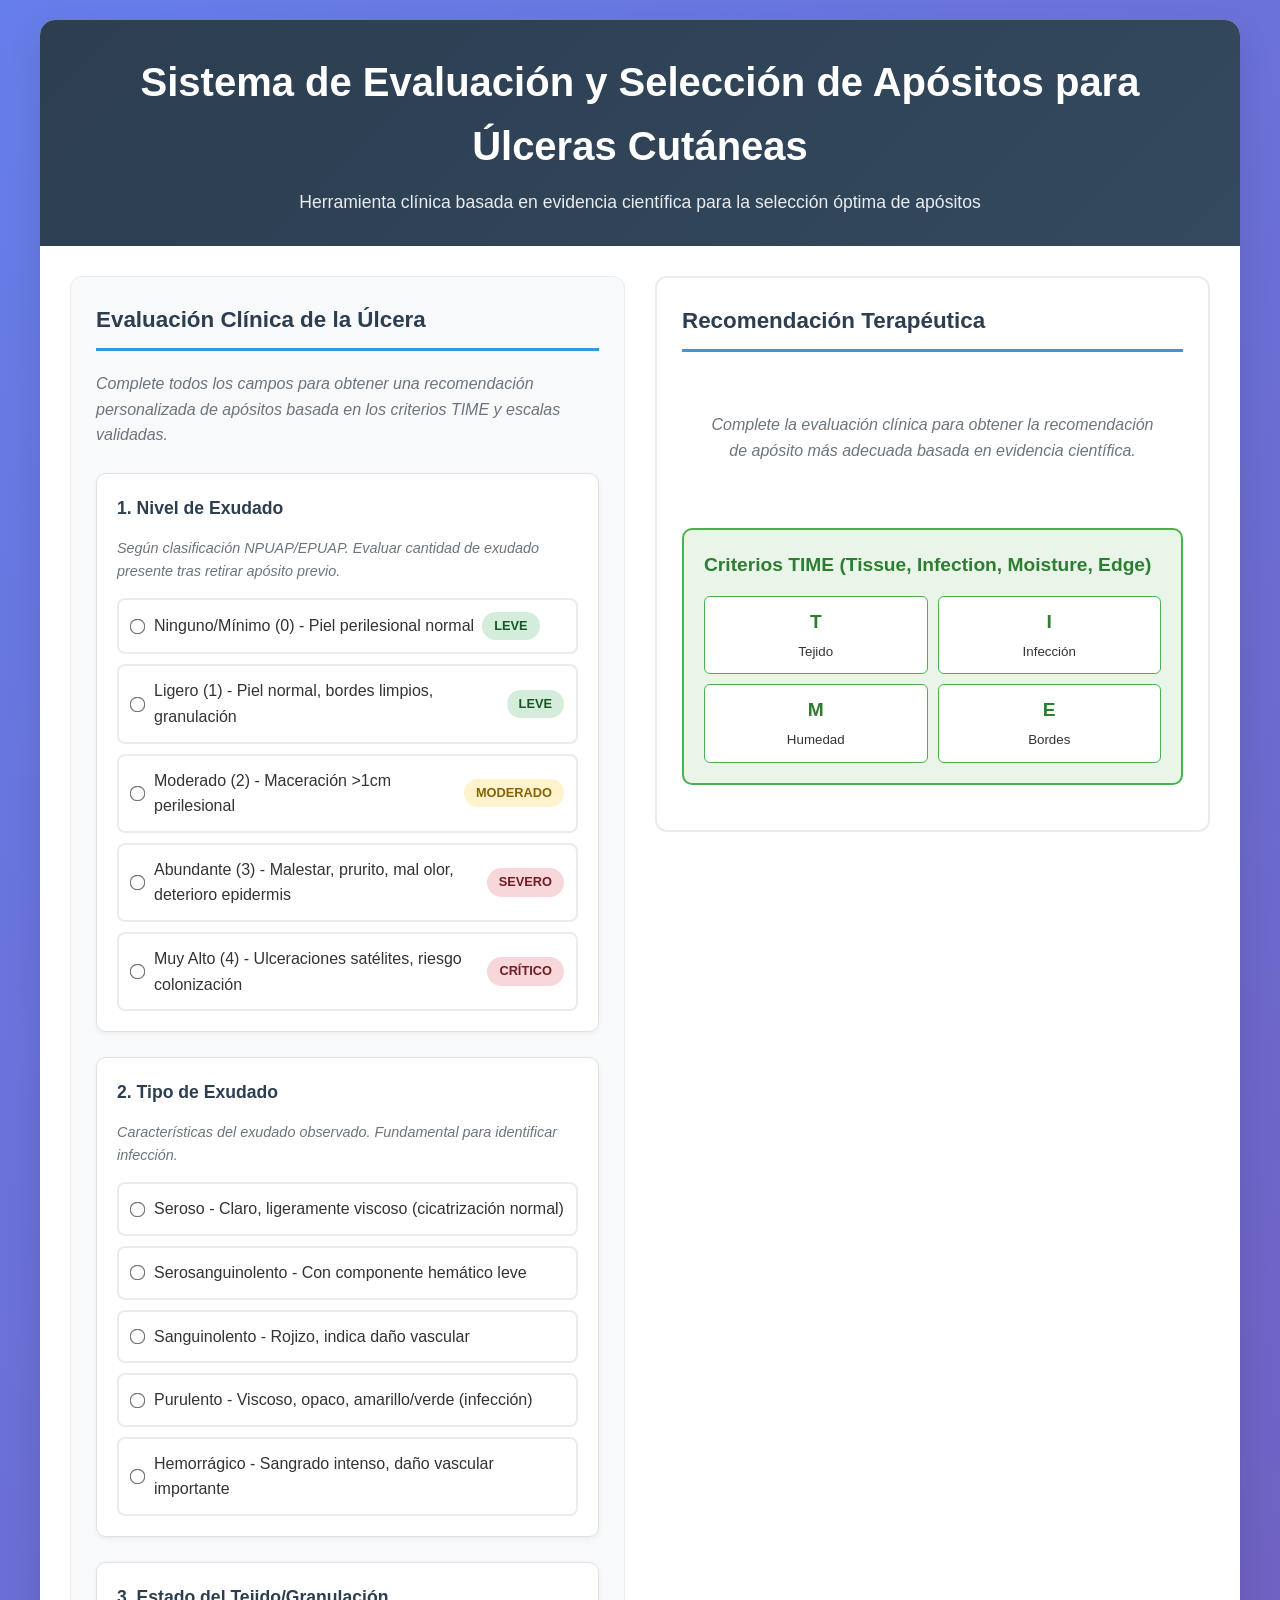
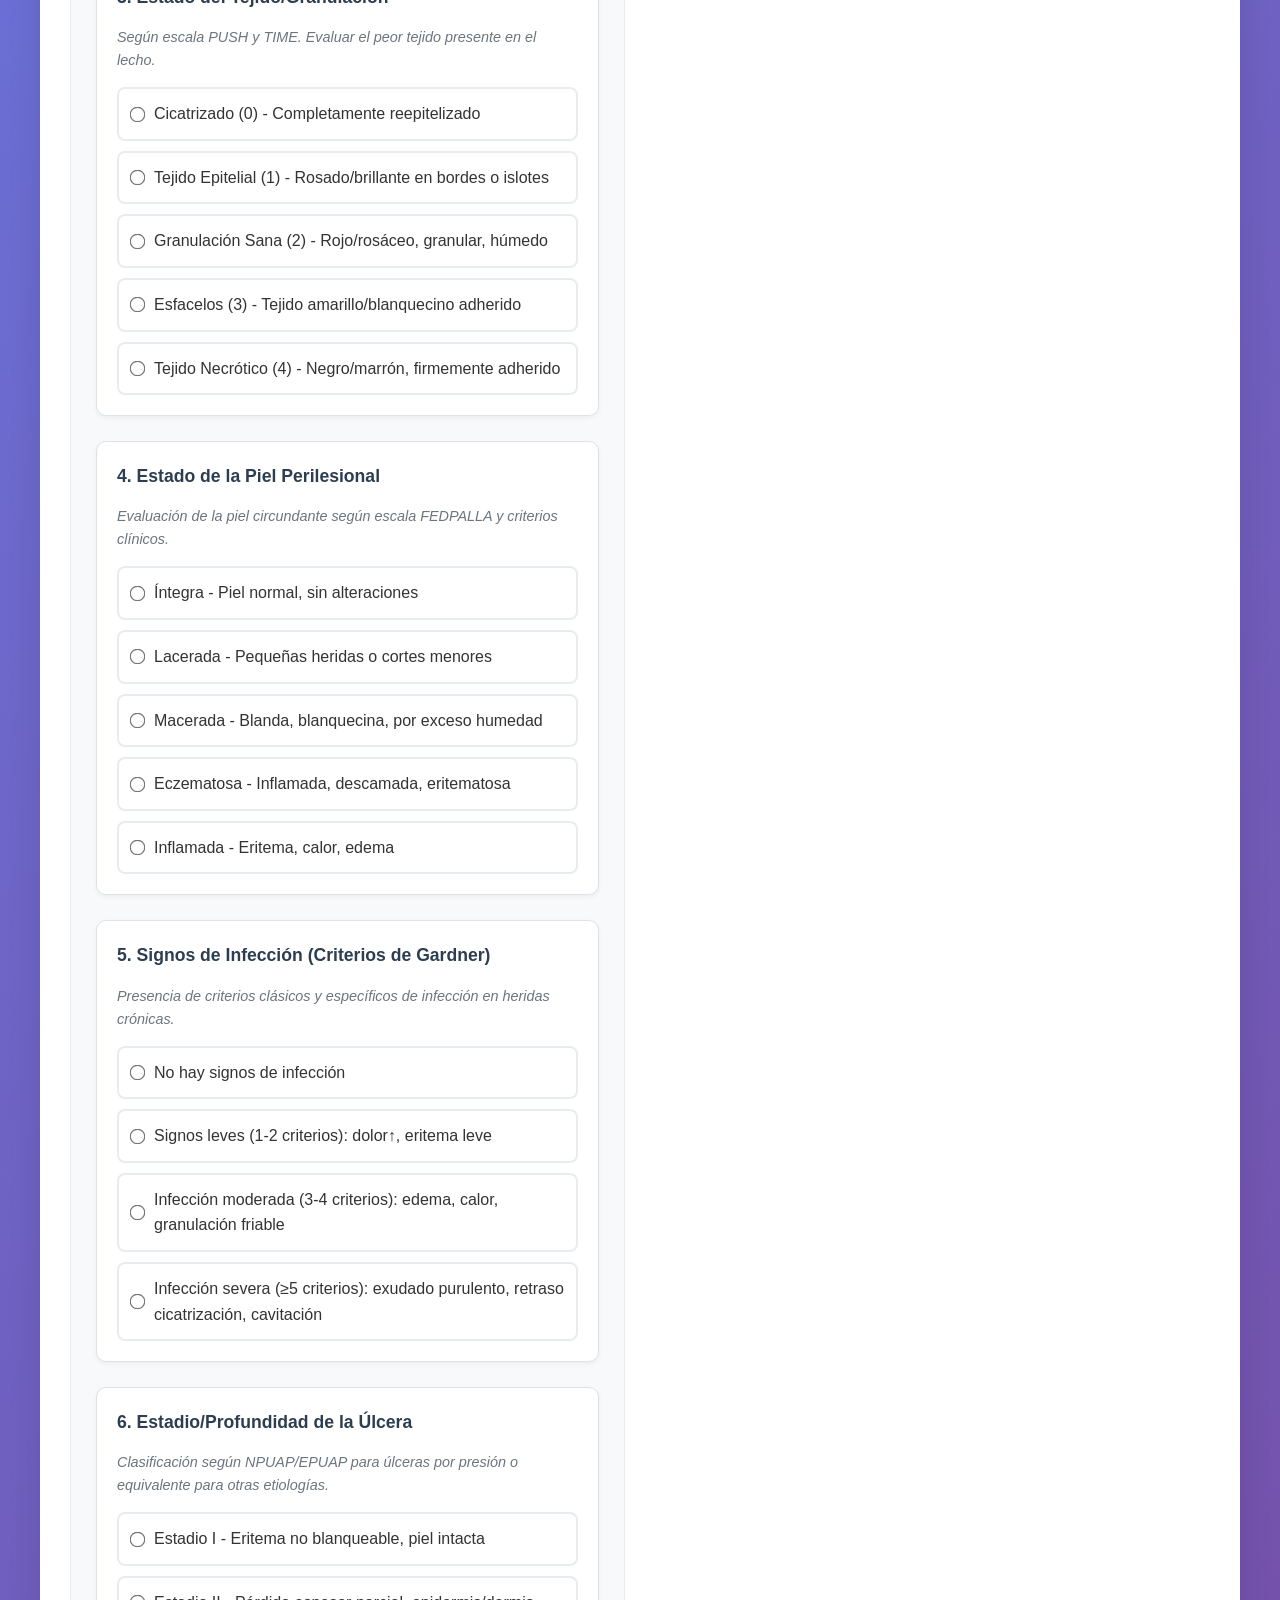
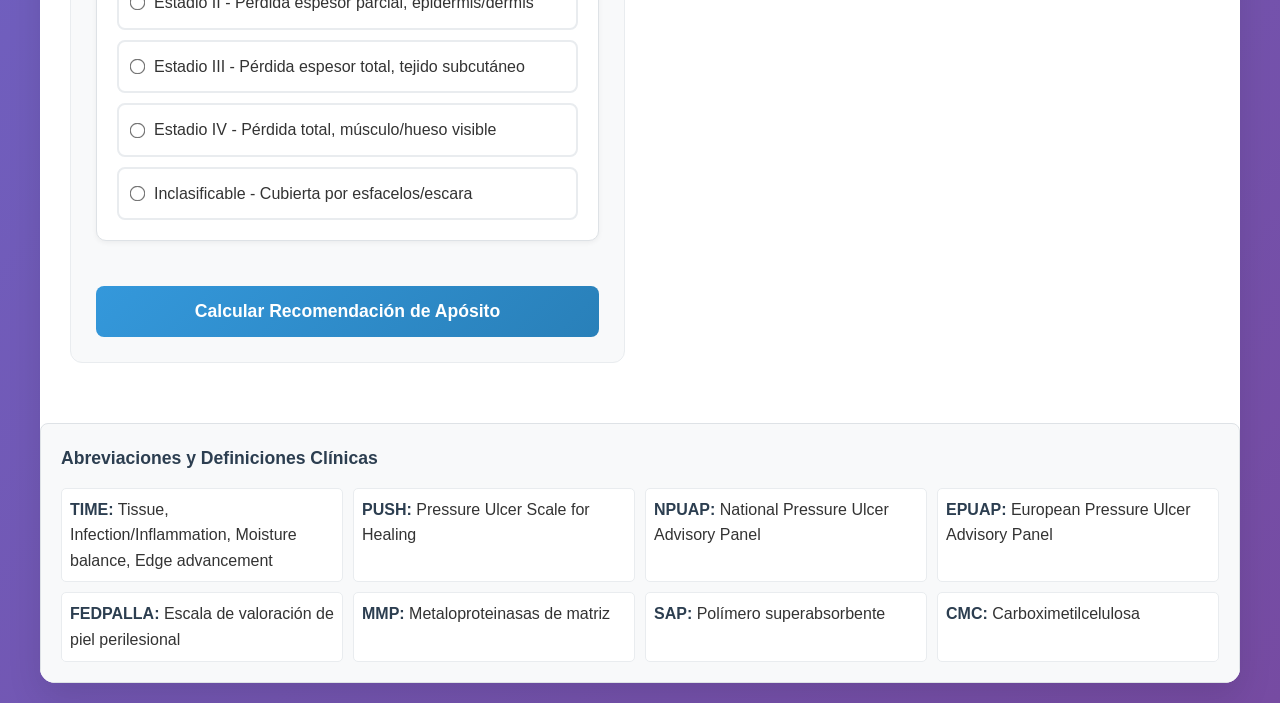
<file: sele-aposito-cura/index.html>
<!DOCTYPE html>
<html lang="es"><head>
<meta http-equiv="content-type" content="text/html; charset=UTF-8">
    <meta charset="UTF-8">
    <meta name="viewport" content="width=device-width, initial-scale=1.0">
    <title>Sistema de Evaluación y Selección de Apósitos para Úlceras Cutáneas</title>
    <style>
        * {
            margin: 0;
            padding: 0;
            box-sizing: border-box;
        }

        body {
            font-family: 'Segoe UI', Tahoma, Geneva, Verdana, sans-serif;
            line-height: 1.6;
            background: linear-gradient(135deg, #667eea 0%, #764ba2 100%);
            color: #333;
            min-height: 100vh;
            padding: 20px;
        }

        .container {
            max-width: 1200px;
            margin: 0 auto;
            background: white;
            border-radius: 15px;
            box-shadow: 0 15px 35px rgba(0,0,0,0.1);
            overflow: hidden;
        }

        .header {
            background: linear-gradient(135deg, #2c3e50 0%, #34495e 100%);
            color: white;
            padding: 30px;
            text-align: center;
        }

        .header h1 {
            font-size: 2.5rem;
            margin-bottom: 10px;
            font-weight: 700;
        }

        .header p {
            font-size: 1.1rem;
            opacity: 0.9;
        }

        .content {
            display: grid;
            grid-template-columns: 1fr 1fr;
            gap: 30px;
            padding: 30px;
        }

        .evaluation-panel {
            background: #f8f9fa;
            border-radius: 12px;
            padding: 25px;
            border: 1px solid #e9ecef;
        }

        .result-panel {
            background: #fff;
            border-radius: 12px;
            padding: 25px;
            border: 2px solid #e9ecef;
            position: sticky;
            top: 20px;
            height: fit-content;
        }

        .section-title {
            font-size: 1.4rem;
            color: #2c3e50;
            margin-bottom: 20px;
            border-bottom: 3px solid #3498db;
            padding-bottom: 10px;
            font-weight: 600;
        }

        .form-group {
            margin-bottom: 25px;
            background: white;
            padding: 20px;
            border-radius: 10px;
            border: 1px solid #dee2e6;
            box-shadow: 0 2px 5px rgba(0,0,0,0.05);
        }

        .form-group h3 {
            color: #2c3e50;
            margin-bottom: 15px;
            font-size: 1.1rem;
            font-weight: 600;
        }

        .form-group p.description {
            font-size: 0.9rem;
            color: #6c757d;
            margin-bottom: 15px;
            font-style: italic;
        }

        .radio-group {
            display: grid;
            gap: 10px;
        }

        .radio-option {
            display: flex;
            align-items: center;
            padding: 12px;
            border: 2px solid #e9ecef;
            border-radius: 8px;
            cursor: pointer;
            transition: all 0.3s ease;
        }

        .radio-option:hover {
            border-color: #3498db;
            background-color: #f8f9fa;
        }

        .radio-option.selected {
            border-color: #3498db;
            background-color: #e3f2fd;
        }

        .radio-option input[type="radio"] {
            margin-right: 10px;
            transform: scale(1.2);
        }

        .radio-option label {
            cursor: pointer;
            font-weight: 500;
        }

        .severity-badge {
            display: inline-block;
            padding: 4px 12px;
            border-radius: 20px;
            font-size: 0.8rem;
            font-weight: 600;
            margin-left: 8px;
        }

        .leve { background-color: #d4edda; color: #155724; }
        .moderado { background-color: #fff3cd; color: #856404; }
        .severo { background-color: #f8d7da; color: #721c24; }

        .result-header {
            text-align: center;
            margin-bottom: 25px;
        }

        .recommendation-card {
            background: linear-gradient(135deg, #27ae60 0%, #2ecc71 100%);
            color: white;
            padding: 20px;
            border-radius: 12px;
            margin-bottom: 20px;
            text-align: center;
            box-shadow: 0 5px 15px rgba(39, 174, 96, 0.3);
        }

        .recommendation-card h4 {
            font-size: 1.3rem;
            margin-bottom: 10px;
        }

        .recommendation-details {
            background: #f8f9fa;
            padding: 20px;
            border-radius: 10px;
            margin-bottom: 20px;
        }

        .recommendation-details h5 {
            color: #2c3e50;
            margin-bottom: 15px;
            font-size: 1.1rem;
        }

        .recommendation-details ul {
            list-style: none;
            padding-left: 0;
        }

        .recommendation-details li {
            margin-bottom: 8px;
            padding-left: 20px;
            position: relative;
        }

        .recommendation-details li:before {
            content: "✓";
            position: absolute;
            left: 0;
            color: #27ae60;
            font-weight: bold;
        }

        .clinical-notes {
            background: #fff3cd;
            border: 1px solid #ffeaa7;
            border-radius: 8px;
            padding: 15px;
            margin-top: 20px;
        }

        .clinical-notes h5 {
            color: #856404;
            margin-bottom: 10px;
            font-size: 1rem;
        }

        .clinical-notes p {
            color: #856404;
            font-size: 0.9rem;
            margin: 5px 0;
        }

        .btn-calculate {
            width: 100%;
            background: linear-gradient(135deg, #3498db 0%, #2980b9 100%);
            color: white;
            border: none;
            padding: 15px 30px;
            border-radius: 8px;
            font-size: 1.1rem;
            font-weight: 600;
            cursor: pointer;
            transition: all 0.3s ease;
            margin-top: 20px;
        }

        .btn-calculate:hover {
            transform: translateY(-2px);
            box-shadow: 0 5px 15px rgba(52, 152, 219, 0.4);
        }

        .score-display {
            text-align: center;
            background: linear-gradient(135deg, #8e44ad 0%, #9b59b6 100%);
            color: white;
            padding: 20px;
            border-radius: 12px;
            margin-bottom: 20px;
        }

        .score-display h4 {
            margin-bottom: 10px;
            font-size: 1.2rem;
        }

        .score-display .score {
            font-size: 2rem;
            font-weight: bold;
        }

        .abbreviations {
            background: #f8f9fa;
            border: 1px solid #dee2e6;
            border-radius: 8px;
            padding: 20px;
            margin-top: 30px;
        }

        .abbreviations h3 {
            color: #2c3e50;
            margin-bottom: 15px;
            font-size: 1.1rem;
        }

        .abbreviations-grid {
            display: grid;
            grid-template-columns: repeat(auto-fit, minmax(250px, 1fr));
            gap: 10px;
        }

        .abbreviation-item {
            padding: 8px;
            background: white;
            border-radius: 5px;
            border: 1px solid #e9ecef;
        }

        .abbreviation-item strong {
            color: #2c3e50;
        }

        @media (max-width: 768px) {
            .content {
                grid-template-columns: 1fr;
                gap: 20px;
                padding: 20px;
            }
            
            .header h1 {
                font-size: 2rem;
            }
            
            .result-panel {
                position: static;
            }
        }

        .time-criteria {
            background: #e8f5e8;
            border: 2px solid #4caf50;
            border-radius: 10px;
            padding: 20px;
            margin: 20px 0;
        }

        .time-criteria h4 {
            color: #2e7d32;
            margin-bottom: 15px;
            font-size: 1.2rem;
        }

        .time-grid {
            display: grid;
            grid-template-columns: repeat(auto-fit, minmax(150px, 1fr));
            gap: 10px;
        }

        .time-item {
            background: white;
            padding: 10px;
            border-radius: 6px;
            text-align: center;
            border: 1px solid #4caf50;
        }

        .time-item .letter {
            font-weight: bold;
            color: #2e7d32;
            font-size: 1.2rem;
        }
    </style>
</head>
<body>
    <div class="container">
        <header class="header">
            <h1>Sistema de Evaluación y Selección de Apósitos para Úlceras Cutáneas</h1>
            <p>Herramienta clínica basada en evidencia científica para la selección óptima de apósitos</p>
        </header>

        <div class="content">
            <div class="evaluation-panel">
                <h2 class="section-title">Evaluación Clínica de la Úlcera</h2>
                <p style="margin-bottom: 25px; color: #6c757d; font-style: italic;">Complete
 todos los campos para obtener una recomendación personalizada de 
apósitos basada en los criterios TIME y escalas validadas.</p>

                <form id="ulcerEvaluationForm">
                    <!-- Nivel de Exudado -->
                    <div class="form-group">
                        <h3>1. Nivel de Exudado</h3>
                        <p class="description">Según clasificación NPUAP/EPUAP. Evaluar cantidad de exudado presente tras retirar apósito previo.</p>
                        <div class="radio-group">
                            <div class="radio-option">
                                <input type="radio" name="exudado" id="exudado_ninguno" value="ninguno">
                                <label for="exudado_ninguno">Ninguno/Mínimo (0) - Piel perilesional normal</label>
                                <span class="severity-badge leve">LEVE</span>
                            </div>
                            <div class="radio-option">
                                <input type="radio" name="exudado" id="exudado_ligero" value="ligero">
                                <label for="exudado_ligero">Ligero (1) - Piel normal, bordes limpios, granulación</label>
                                <span class="severity-badge leve">LEVE</span>
                            </div>
                            <div class="radio-option">
                                <input type="radio" name="exudado" id="exudado_moderado" value="moderado">
                                <label for="exudado_moderado">Moderado (2) - Maceración &gt;1cm perilesional</label>
                                <span class="severity-badge moderado">MODERADO</span>
                            </div>
                            <div class="radio-option">
                                <input type="radio" name="exudado" id="exudado_abundante" value="abundante">
                                <label for="exudado_abundante">Abundante (3) - Malestar, prurito, mal olor, deterioro epidermis</label>
                                <span class="severity-badge severo">SEVERO</span>
                            </div>
                            <div class="radio-option">
                                <input type="radio" name="exudado" id="exudado_muy_alto" value="muy_alto">
                                <label for="exudado_muy_alto">Muy Alto (4) - Ulceraciones satélites, riesgo colonización</label>
                                <span class="severity-badge severo">CRÍTICO</span>
                            </div>
                        </div>
                    </div>

                    <!-- Tipo de Exudado -->
                    <div class="form-group">
                        <h3>2. Tipo de Exudado</h3>
                        <p class="description">Características del exudado observado. Fundamental para identificar infección.</p>
                        <div class="radio-group">
                            <div class="radio-option">
                                <input type="radio" name="tipo_exudado" id="seroso" value="seroso">
                                <label for="seroso">Seroso - Claro, ligeramente viscoso (cicatrización normal)</label>
                            </div>
                            <div class="radio-option">
                                <input type="radio" name="tipo_exudado" id="serosanguinolento" value="serosanguinolento">
                                <label for="serosanguinolento">Serosanguinolento - Con componente hemático leve</label>
                            </div>
                            <div class="radio-option">
                                <input type="radio" name="tipo_exudado" id="sanguinolento" value="sanguinolento">
                                <label for="sanguinolento">Sanguinolento - Rojizo, indica daño vascular</label>
                            </div>
                            <div class="radio-option">
                                <input type="radio" name="tipo_exudado" id="purulento" value="purulento">
                                <label for="purulento">Purulento - Viscoso, opaco, amarillo/verde (infección)</label>
                            </div>
                            <div class="radio-option">
                                <input type="radio" name="tipo_exudado" id="hemorragico" value="hemorragico">
                                <label for="hemorragico">Hemorrágico - Sangrado intenso, daño vascular importante</label>
                            </div>
                        </div>
                    </div>

                    <!-- Estado de Granulación -->
                    <div class="form-group">
                        <h3>3. Estado del Tejido/Granulación</h3>
                        <p class="description">Según escala PUSH y TIME. Evaluar el peor tejido presente en el lecho.</p>
                        <div class="radio-group">
                            <div class="radio-option">
                                <input type="radio" name="granulacion" id="cicatrizado" value="cicatrizado">
                                <label for="cicatrizado">Cicatrizado (0) - Completamente reepitelizado</label>
                            </div>
                            <div class="radio-option">
                                <input type="radio" name="granulacion" id="epitelial" value="epitelial">
                                <label for="epitelial">Tejido Epitelial (1) - Rosado/brillante en bordes o islotes</label>
                            </div>
                            <div class="radio-option">
                                <input type="radio" name="granulacion" id="granulacion_buena" value="granulacion">
                                <label for="granulacion_buena">Granulación Sana (2) - Rojo/rosáceo, granular, húmedo</label>
                            </div>
                            <div class="radio-option">
                                <input type="radio" name="granulacion" id="esfacelos" value="esfacelos">
                                <label for="esfacelos">Esfacelos (3) - Tejido amarillo/blanquecino adherido</label>
                            </div>
                            <div class="radio-option">
                                <input type="radio" name="granulacion" id="necrotico" value="necrotico">
                                <label for="necrotico">Tejido Necrótico (4) - Negro/marrón, firmemente adherido</label>
                            </div>
                        </div>
                    </div>

                    <!-- Alteración de la Piel -->
                    <div class="form-group">
                        <h3>4. Estado de la Piel Perilesional</h3>
                        <p class="description">Evaluación de la piel circundante según escala FEDPALLA y criterios clínicos.</p>
                        <div class="radio-group">
                            <div class="radio-option">
                                <input type="radio" name="piel_perilesional" id="integra" value="integra">
                                <label for="integra">Íntegra - Piel normal, sin alteraciones</label>
                            </div>
                            <div class="radio-option">
                                <input type="radio" name="piel_perilesional" id="lacerada" value="lacerada">
                                <label for="lacerada">Lacerada - Pequeñas heridas o cortes menores</label>
                            </div>
                            <div class="radio-option">
                                <input type="radio" name="piel_perilesional" id="macerada" value="macerada">
                                <label for="macerada">Macerada - Blanda, blanquecina, por exceso humedad</label>
                            </div>
                            <div class="radio-option">
                                <input type="radio" name="piel_perilesional" id="eczematosa" value="eczematosa">
                                <label for="eczematosa">Eczematosa - Inflamada, descamada, eritematosa</label>
                            </div>
                            <div class="radio-option">
                                <input type="radio" name="piel_perilesional" id="inflamada" value="inflamada">
                                <label for="inflamada">Inflamada - Eritema, calor, edema</label>
                            </div>
                        </div>
                    </div>

                    <!-- Signos de Infección -->
                    <div class="form-group">
                        <h3>5. Signos de Infección (Criterios de Gardner)</h3>
                        <p class="description">Presencia de criterios clásicos y específicos de infección en heridas crónicas.</p>
                        <div class="radio-group">
                            <div class="radio-option">
                                <input type="radio" name="infeccion" id="no_infeccion" value="no_infeccion">
                                <label for="no_infeccion">No hay signos de infección</label>
                            </div>
                            <div class="radio-option">
                                <input type="radio" name="infeccion" id="infeccion_leve" value="infeccion_leve">
                                <label for="infeccion_leve">Signos leves (1-2 criterios): dolor↑, eritema leve</label>
                            </div>
                            <div class="radio-option">
                                <input type="radio" name="infeccion" id="infeccion_moderada" value="infeccion_moderada">
                                <label for="infeccion_moderada">Infección moderada (3-4 criterios): edema, calor, granulación friable</label>
                            </div>
                            <div class="radio-option">
                                <input type="radio" name="infeccion" id="infeccion_severa" value="infeccion_severa">
                                <label for="infeccion_severa">Infección severa (≥5 criterios): exudado purulento, retraso cicatrización, cavitación</label>
                            </div>
                        </div>
                    </div>

                    <!-- Profundidad/Estadio -->
                    <div class="form-group">
                        <h3>6. Estadio/Profundidad de la Úlcera</h3>
                        <p class="description">Clasificación según NPUAP/EPUAP para úlceras por presión o equivalente para otras etiologías.</p>
                        <div class="radio-group">
                            <div class="radio-option">
                                <input type="radio" name="estadio" id="estadio_1" value="estadio_1">
                                <label for="estadio_1">Estadio I - Eritema no blanqueable, piel intacta</label>
                            </div>
                            <div class="radio-option">
                                <input type="radio" name="estadio" id="estadio_2" value="estadio_2">
                                <label for="estadio_2">Estadio II - Pérdida espesor parcial, epidermis/dermis</label>
                            </div>
                            <div class="radio-option">
                                <input type="radio" name="estadio" id="estadio_3" value="estadio_3">
                                <label for="estadio_3">Estadio III - Pérdida espesor total, tejido subcutáneo</label>
                            </div>
                            <div class="radio-option">
                                <input type="radio" name="estadio" id="estadio_4" value="estadio_4">
                                <label for="estadio_4">Estadio IV - Pérdida total, músculo/hueso visible</label>
                            </div>
                            <div class="radio-option">
                                <input type="radio" name="estadio" id="inclasificable" value="inclasificable">
                                <label for="inclasificable">Inclasificable - Cubierta por esfacelos/escara</label>
                            </div>
                        </div>
                    </div>

                    <button type="button" class="btn-calculate" onclick="calculateRecommendation()">
                        Calcular Recomendación de Apósito
                    </button>
                </form>
            </div>

            <div class="result-panel">
                <h2 class="section-title">Recomendación Terapéutica</h2>
                
                <div id="score-display" class="score-display" style="display: none;">
                    <h4>Puntuación TIME Modificada</h4>
                    <div class="score" id="total-score">0</div>
                    <p>Puntos (máx: 20)</p>
                </div>

                <div id="recommendation-result" class="result-header">
                    <p style="color: #6c757d; text-align: center; padding: 40px 20px; font-style: italic;">
                        Complete la evaluación clínica para obtener la 
recomendación de apósito más adecuada basada en evidencia científica.
                    </p>
                </div>

                <!-- Criterios TIME -->
                <div class="time-criteria">
                    <h4>Criterios TIME (Tissue, Infection, Moisture, Edge)</h4>
                    <div class="time-grid">
                        <div class="time-item">
                            <div class="letter">T</div>
                            <small>Tejido</small>
                        </div>
                        <div class="time-item">
                            <div class="letter">I</div>
                            <small>Infección</small>
                        </div>
                        <div class="time-item">
                            <div class="letter">M</div>
                            <small>Humedad</small>
                        </div>
                        <div class="time-item">
                            <div class="letter">E</div>
                            <small>Bordes</small>
                        </div>
                    </div>
                </div>
            </div>
        </div>

        <!-- Abreviaciones y Notas al Pie -->
        <div class="abbreviations">
            <h3>Abreviaciones y Definiciones Clínicas</h3>
            <div class="abbreviations-grid">
                <div class="abbreviation-item">
                    <strong>TIME:</strong> Tissue, Infection/Inflammation, Moisture balance, Edge advancement
                </div>
                <div class="abbreviation-item">
                    <strong>PUSH:</strong> Pressure Ulcer Scale for Healing
                </div>
                <div class="abbreviation-item">
                    <strong>NPUAP:</strong> National Pressure Ulcer Advisory Panel
                </div>
                <div class="abbreviation-item">
                    <strong>EPUAP:</strong> European Pressure Ulcer Advisory Panel
                </div>
                <div class="abbreviation-item">
                    <strong>FEDPALLA:</strong> Escala de valoración de piel perilesional
                </div>
                <div class="abbreviation-item">
                    <strong>MMP:</strong> Metaloproteinasas de matriz
                </div>
                <div class="abbreviation-item">
                    <strong>SAP:</strong> Polímero superabsorbente
                </div>
                <div class="abbreviation-item">
                    <strong>CMC:</strong> Carboximetilcelulosa
                </div>
            </div>
        </div>
    </div>

    <script>
        // Objeto con las recomendaciones de apósitos basadas en evidencia científica
        const apositos = {
            // Exudado bajo, sin infección
            "ninguno_ligero_no_infeccion": {
                primario: "Hidrogel o Lámina de Poliuretano",
                descripcion: "Para mantener ambiente húmedo y reducir fricción",
                indicaciones: [
                    "Hidrogel combinado con apósito secundario",
                    "Lámina de poliuretano para reducir fricción",
                    "Hidrocoloide extrafino en estadios I-II"
                ],
                frecuencia: "Cada 3-7 días según evolución",
                observaciones: "Ideal para fases iniciales de cicatrización. Evitar deshidratación del lecho."
            },
            
            // Exudado moderado, granulación buena
            "moderado_granulacion": {
                primario: "Espuma de Poliuretano o Hidrocoloide",
                descripcion: "Absorción moderada manteniendo humedad óptima",
                indicaciones: [
                    "Espuma de poliuretano (hidrocelular)",
                    "Espuma de poliuretano con silicona",
                    "Hidrocoloide estándar",
                    "Hidrogel para lecho seco"
                ],
                frecuencia: "Cada 3-5 días",
                observaciones: "Monitorizar capacidad de absorción. Evitar maceración perilesional."
            },
            
            // Exudado alto/abundante
            "alto_abundante_exudado": {
                primario: "Alginato Cálcico o Hidrofibra",
                descripcion: "Alta capacidad de absorción y control de exudado",
                indicaciones: [
                    "Alginato cálcico + apósito secundario",
                    "Hidrofibra de hidrocoloide",
                    "Apósitos superabsorbentes (SAP)",
                    "Espuma de poliuretano de alta absorción"
                ],
                frecuencia: "Cada 1-3 días según saturación",
                observaciones: "Evaluación diaria necesaria. Proteger piel perilesional con barrera cutánea."
            },
            
            // Tejido necrótico/esfacelos
            "necrotico_esfacelos": {
                primario: "Hidrogel o Enzimático",
                descripcion: "Desbridamiento autolítico del tejido desvitalizado",
                indicaciones: [
                    "Hidrogel + apósito secundario (alginato/espuma)",
                    "Desbridantes enzimáticos (colagenasa)",
                    "NO usar alginato en tejido seco",
                    "NO usar hidrocoloides si exposición ósea"
                ],
                frecuencia: "Diario hasta desbridamiento completo",
                observaciones: "Reevaluar tras desbridamiento. Considerar desbridamiento quirúrgico si extenso."
            },
            
            // Infección presente
            "con_infeccion": {
                primario: "Apósitos Antimicrobianos",
                descripcion: "Control de carga bacteriana y biofilms",
                indicaciones: [
                    "Apósitos con plata nanocristalina",
                    "Carbón activado + plata para control de olor",
                    "Hidrofibra con plata",
                    "Antisépticos tópicos + apósito primario"
                ],
                frecuencia: "Diario durante fase aguda de infección",
                observaciones: "Cultivo microbiológico recomendado. Evaluar necesidad de antibioterapia sistémica si ≥5 criterios de Gardner."
            },
            
            // Sangrado/hemorrágico
            "hemorragico": {
                primario: "Alginato Cálcico",
                descripcion: "Propiedades hemostáticas del calcio",
                indicaciones: [
                    "Alginato cálcico + compresión suave",
                    "Espuma de poliuretano de alta absorción",
                    "Evitar manipulación excesiva",
                    "Apósito secundario de retención"
                ],
                frecuencia: "Según necesidad hemostática",
                observaciones: "Evaluar causa del sangrado. Considerar alteraciones de coagulación."
            },
            
            // Cavidades profundas
            "cavidades": {
                primario: "Alginato en Cinta o Hidrofibra",
                descripcion: "Relleno de espacios muertos y control de exudado",
                indicaciones: [
                    "Alginato en cinta + apósito secundario",
                    "Hidrofibra en cinta",
                    "Hidrogel para cavidades secas",
                    "NO empaquetar fuertemente"
                ],
                frecuencia: "Cada 2-3 días",
                observaciones: "Medición de profundidad en cada cambio. Reevaluación por cirugía si tunelización extensa."
            }
        };

        // Función principal de cálculo
        function calculateRecommendation() {
            const form = document.getElementById('ulcerEvaluationForm');
            const formData = new FormData(form);
            
            // Verificar que todos los campos estén completos
            const requiredFields = ['exudado', 'tipo_exudado', 'granulacion', 'piel_perilesional', 'infeccion', 'estadio'];
            const missingFields = requiredFields.filter(field => !formData.get(field));
            
            if (missingFields.length > 0) {
                alert('Por favor, complete todos los campos de evaluación antes de continuar.');
                return;
            }

            // Obtener valores del formulario
            const exudado = formData.get('exudado');
            const tipoExudado = formData.get('tipo_exudado');
            const granulacion = formData.get('granulacion');
            const pielPerilesional = formData.get('piel_perilesional');
            const infeccion = formData.get('infeccion');
            const estadio = formData.get('estadio');

            // Calcular puntuación TIME modificada
            let score = calculateScore(exudado, tipoExudado, granulacion, pielPerilesional, infeccion, estadio);
            
            // Mostrar puntuación
            document.getElementById('score-display').style.display = 'block';
            document.getElementById('total-score').textContent = score;

            // Determinar recomendación según algoritmo clínico
            const recommendation = determineRecommendation(exudado, tipoExudado, granulacion, pielPerilesional, infeccion, estadio);
            
            // Mostrar resultado
            displayRecommendation(recommendation);
        }

        // Función de cálculo de puntuación TIME
        function calculateScore(exudado, tipoExudado, granulacion, pielPerilesional, infeccion, estadio) {
            let score = 0;
            
            // Puntuación por nivel de exudado
            const exudadoScores = {
                'ninguno': 0, 'ligero': 1, 'moderado': 2, 'abundante': 3, 'muy_alto': 4
            };
            score += exudadoScores[exudado] || 0;
            
            // Puntuación por tipo de exudado
            const tipoScores = {
                'seroso': 0, 'serosanguinolento': 1, 'sanguinolento': 2, 'purulento': 3, 'hemorragico': 4
            };
            score += tipoScores[tipoExudado] || 0;
            
            // Puntuación por granulación (PUSH)
            const granulacionScores = {
                'cicatrizado': 0, 'epitelial': 1, 'granulacion': 2, 'esfacelos': 3, 'necrotico': 4
            };
            score += granulacionScores[granulacion] || 0;
            
            // Puntuación por piel perilesional
            const pielScores = {
                'integra': 0, 'lacerada': 1, 'macerada': 2, 'eczematosa': 3, 'inflamada': 4
            };
            score += pielScores[pielPerilesional] || 0;
            
            // Puntuación por infección
            const infeccionScores = {
                'no_infeccion': 0, 'infeccion_leve': 1, 'infeccion_moderada': 3, 'infeccion_severa': 4
            };
            score += infeccionScores[infeccion] || 0;
            
            return score;
        }

        // Algoritmo de selección de apósitos
        function determineRecommendation(exudado, tipoExudado, granulacion, pielPerilesional, infeccion, estadio) {
            
            // Prioridad 1: Infección severa
            if (infeccion === 'infeccion_severa' || tipoExudado === 'purulento') {
                return apositos["con_infeccion"];
            }
            
            // Prioridad 2: Sangrado/hemorrágico
            if (tipoExudado === 'hemorragico' || tipoExudado === 'sanguinolento') {
                return apositos["hemorragico"];
            }
            
            // Prioridad 3: Tejido necrótico/esfacelos
            if (granulacion === 'necrotico' || granulacion === 'esfacelos') {
                return apositos["necrotico_esfacelos"];
            }
            
            // Prioridad 4: Cavidades profundas
            if (estadio === 'estadio_3' || estadio === 'estadio_4') {
                return apositos["cavidades"];
            }
            
            // Prioridad 5: Control de exudado alto
            if (exudado === 'abundante' || exudado === 'muy_alto') {
                return apositos["alto_abundante_exudado"];
            }
            
            // Prioridad 6: Exudado moderado con granulación
            if (exudado === 'moderado' && granulacion === 'granulacion') {
                return apositos["moderado_granulacion"];
            }
            
            // Default: Exudado bajo sin complicaciones
            return apositos["ninguno_ligero_no_infeccion"];
        }

        // Función para mostrar la recomendación
        function displayRecommendation(recommendation) {
            const resultDiv = document.getElementById('recommendation-result');
            
            resultDiv.innerHTML = `
                <div class="recommendation-card">
                    <h4>Apósito Recomendado</h4>
                    <p style="font-size: 1.1rem; margin: 0;">${recommendation.primario}</p>
                </div>
                
                <div class="recommendation-details">
                    <h5>Indicaciones Específicas:</h5>
                    <ul>
                        ${recommendation.indicaciones.map(ind => `<li>${ind}</li>`).join('')}
                    </ul>
                </div>
                
                <div class="recommendation-details">
                    <h5>Frecuencia de Cambio:</h5>
                    <p>${recommendation.frecuencia}</p>
                </div>
                
                <div class="clinical-notes">
                    <h5>Notas Clínicas:</h5>
                    <p><strong>Mecanismo de acción:</strong> ${recommendation.descripcion}</p>
                    <p><strong>Observaciones:</strong> ${recommendation.observaciones}</p>
                </div>
            `;
        }

        // Event listeners para interactividad
        document.addEventListener('DOMContentLoaded', function() {
            // Añadir interactividad a las opciones de radio
            const radioOptions = document.querySelectorAll('.radio-option');
            radioOptions.forEach(option => {
                option.addEventListener('click', function() {
                    const radio = this.querySelector('input[type="radio"]');
                    radio.checked = true;
                    
                    // Remover clase selected de otros elementos del mismo grupo
                    const groupName = radio.name;
                    document.querySelectorAll(`input[name="${groupName}"]`).forEach(r => {
                        r.closest('.radio-option').classList.remove('selected');
                    });
                    
                    // Añadir clase selected al elemento actual
                    this.classList.add('selected');
                });
            });
        });
    </script>

</body></html>
</file>
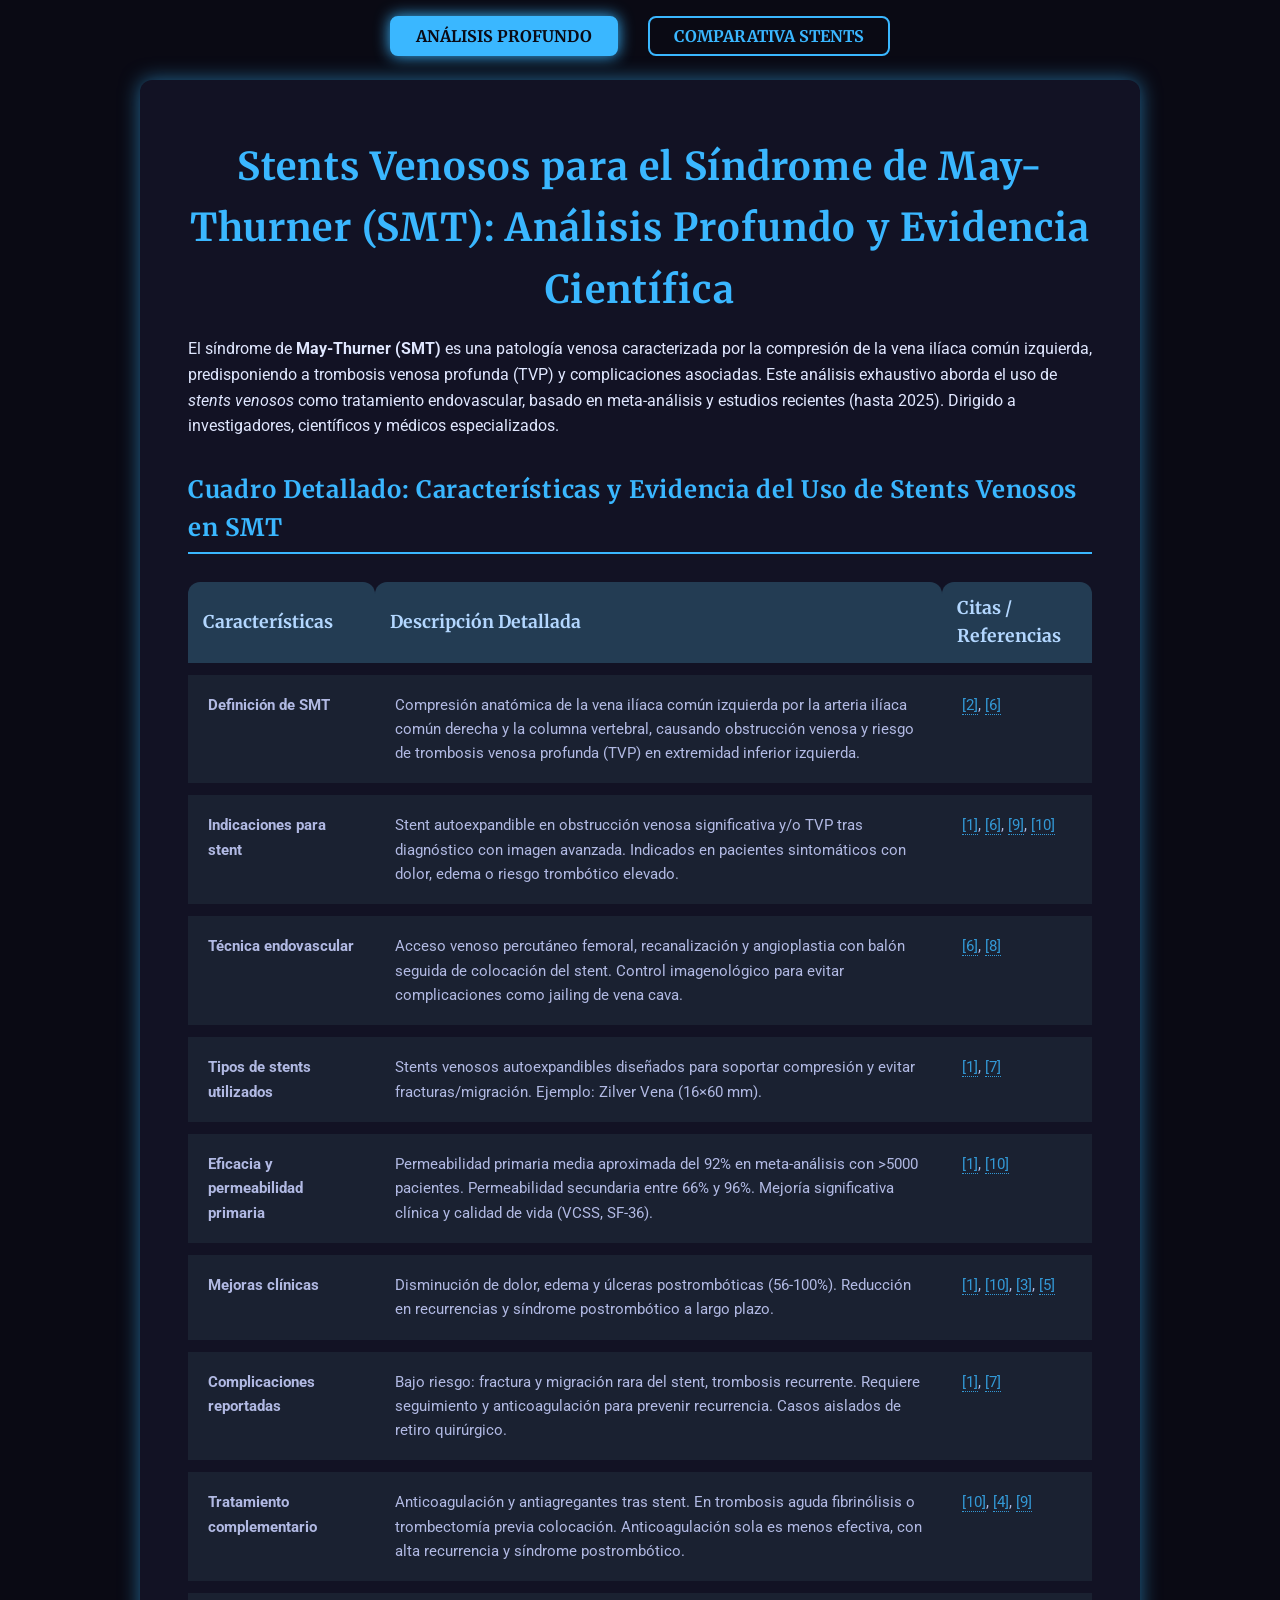
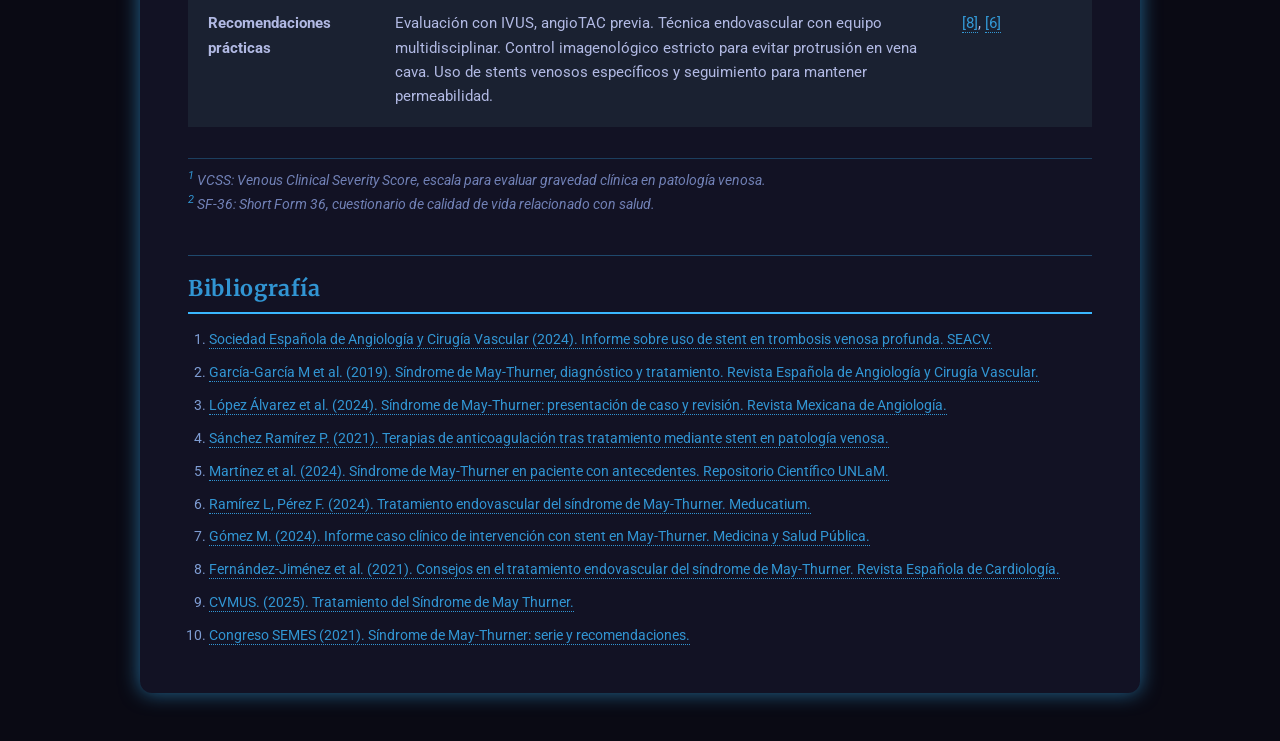
<file: stent-may-turner/index.html>
<!DOCTYPE html>
<html lang="es">
<head>
  <meta charset="UTF-8" />
  <meta name="viewport" content="width=device-width, initial-scale=1" />
  <title>Stents Venosos para Síndrome de May-Thurner - Análisis y Comparativa</title>
  <style>
    /* Fuentes */
    @import url('https://fonts.googleapis.com/css2?family=Merriweather:wght@700&family=Roboto&display=swap');

    /* Reset básico */
    * {
      box-sizing: border-box;
    }

    body {
      margin: 0;
      background: #0a0a14;
      color: #e0e7ff;
      font-family: 'Roboto', sans-serif;
      line-height: 1.6;
      -webkit-font-smoothing: antialiased;
      -moz-osx-font-smoothing: grayscale;
      overflow-x: hidden;
    }

    h1, h2 {
      font-family: 'Merriweather', serif;
      font-weight: 700;
      color: #3ab7ff; /* azul eléctrico */
      margin-bottom: 0.5rem;
      letter-spacing: 0.03em;
    }

    h1 {
      text-align: center;
      font-size: 2.4rem;
      margin-top: 1.5rem;
      text-transform: none;
      user-select: none;
    }

    h2 {
      border-bottom: 2px solid #3ab7ff;
      padding-bottom: 0.3rem;
      margin: 2rem 0 1rem 0;
    }

    /* Contenedor general y visibilidad pages */
    .container {
      max-width: 1000px;
      background: #121224;
      margin: 1.5rem auto 3rem;
      padding: 2rem 3rem;
      border-radius: 12px;
      box-shadow: 0 0 20px #3ab7ff88;
      min-height: 70vh;
      position: relative;
      user-select: text;
    }

    /* Navegación entre páginas */
    .nav-buttons {
      text-align: center;
      margin-top: 1rem;
      margin-bottom: 0;
    }

    .nav-buttons button {
      background: transparent;
      border: 2px solid #3ab7ff;
      color: #3ab7ff;
      font-family: 'Merriweather', serif;
      font-weight: 700;
      font-size: 1rem;
      text-transform: uppercase;
      padding: 0.5rem 1.5rem;
      margin: 0 0.8rem;
      border-radius: 8px;
      cursor: pointer;
      transition: background-color 0.3s, color 0.3s;
      user-select: none;
    }

    .nav-buttons button:hover, .nav-buttons button.active {
      background-color: #3ab7ff;
      color: #0a0a14;
      box-shadow: 0 0 15px #3ab7ff;
    }

    /* Tabla base futurista primera página */
    table {
      width: 100%;
      border-collapse: separate;
      border-spacing: 0 12px;
      font-size: 0.95rem;
      color: #c9d1ffdd;
      user-select: text;
    }

    thead tr {
      background-color: #274760cc;
      color: #b3d7ff;
      font-family: 'Merriweather', serif;
      font-weight: 700;
      font-size: 1.1rem;
    }

    thead th {
      padding: 12px 15px;
      text-align: left;
      border-radius: 12px 12px 0 0;
    }

    tbody tr {
      background-color: #22303d88;
      border-radius: 12px;
      transition: background-color 0.3s ease, box-shadow 0.3s ease;
      cursor: default;
    }
    tbody tr:hover {
      background-color: #395870bb;
      box-shadow: 0 0 15px #3ab7ff88;
    }

    tbody td {
      padding: 18px 15px;
      vertical-align: top;
      border-left: 5px solid transparent;
      transition: border-color 0.3s ease;
    }

    tbody tr:hover td {
      border-left: 5px solid #3ab7ff;
    }

    /* Enlaces */
    a {
      color: #3ab7ffcc;
      text-decoration: none;
      border-bottom: 1px dotted #3ab7ffcc;
      transition: color 0.25s ease;
    }
    a:hover {
      color: #60c9ff;
      border-bottom: 1px solid #60c9ff;
    }

    /* Notas al pie */
    .footnote {
      font-size: 0.85rem;
      color: #a0b9ffaa;
      margin-top: 1.2rem;
      font-style: italic;
      border-top: 1px solid #3ab7ff44;
      padding-top: 8px;
      user-select: text;
    }

    sup {
      font-size: 0.7rem;
      color: #3ab7ffcc;
      cursor: help;
    }

    /* Bibliografía */
    .bibliography {
      margin-top: 2.5rem;
      font-size: 0.9rem;
      color: #9abfffcc;
      font-family: 'Roboto', sans-serif;
      border-top: 1.5px solid #3ab7ff55;
      padding-top: 1rem;
      user-select: text;
    }
    .bibliography h2 {
      color: #3ab7ffcc;
      margin-top: 0;
    }
    .bibliography ol {
      padding-left: 1.3rem;
    }
    .bibliography li {
      margin-bottom: 0.8rem;
      line-height: 1.4;
    }

    /* ------- Segunda página: pestañas ------ */

    .tabs {
      margin-top: 1.5rem;
      border-bottom: 2px solid #3ab7ffaa;
      display: flex;
      gap: 0.3rem;
      user-select: none;
    }

    .tab-button {
      background: #121224cc;
      border: none;
      border-top-left-radius: 6px;
      border-top-right-radius: 6px;
      color: #6eaeffaa;
      padding: 0.6rem 1.2rem;
      cursor: pointer;
      font-family: 'Merriweather', serif;
      font-weight: 700;
      font-size: 0.9rem;
      transition: background-color 0.3s ease, color 0.3s ease;
    }

    .tab-button.active,
    .tab-button:hover {
      background: #3ab7ffdd;
      color: #0a0a14;
      box-shadow: 0 5px 10px #3ab7ffbb;
      font-weight: 700;
    }

    .tab-content {
      background: #192a46ee;
      padding: 1rem 1.2rem;
      border-radius: 0 12px 12px 12px;
      box-shadow: inset 0 0 15px #3ab7ff33;
      margin-top: -2px;
      color: #c9dbffcc;
      max-height: 420px;
      overflow-y: auto;
    }
    .tab-content table {
      border-spacing: 0 10px;
      font-size: 0.9rem;
    }
    .tab-content thead tr {
      background-color: #125aafdd;
    }
    .tab-content thead th {
      border-radius: 8px 8px 0 0;
      padding: 10px 8px;
    }
    .tab-content tbody tr {
      background-color: #22497aff;
      color: #e0e7ffcc;
      box-shadow: inset 0 0 10px #3ab7ff88;
      border-radius: 8px;
      transition: background-color 0.2s;
      cursor: default;
    }
    .tab-content tbody tr:hover {
      background-color: #3ab7ffcc;
      color: #0a0a14;
      font-weight: 600;
      box-shadow: 0 0 10px #3ab7ffcc;
    }
    .tab-content td, .tab-content th {
      padding: 10px 12px;
      vertical-align: middle;
      border-left: 3px solid transparent;
    }
    .tab-content tbody tr:hover td {
      border-left: 3px solid #0a95ff;
    }

    /* Scroll bar personalizado para pestañas */
    .tab-content::-webkit-scrollbar {
      width: 7px;
    }
    .tab-content::-webkit-scrollbar-track {
      background: #0a0a14;
    }
    .tab-content::-webkit-scrollbar-thumb {
      background-color: #3ab7ffcc;
      border-radius: 10px;
    }

    /* Enlaces para casas comerciales */
    .link-button {
      color: #60c9ff;
      font-weight: 700;
      text-decoration: underline;
      cursor: pointer;
    }
    .link-button:hover {
      color: #a7e1ff;
    }

    /* Responsive para tablas y textos pequeños */
    @media (max-width: 680px) {
      .container {
        padding: 1.2rem 1.6rem;
      }
      table, thead, tbody, th, td, tr {
        display: block;
      }
      thead tr {
        display: none;
      }
      tbody tr {
        margin-bottom: 1.2rem;
        border-radius: 12px;
        background: #22303dbb;
        padding: 0.8rem;
      }
      tbody td {
        border-left: none !important;
        padding: 6px 8px;
        text-align: right;
        position: relative;
      }
      tbody td::before {
        content: attr(data-label);
        position: absolute;
        left: 0;
        font-weight: 600;
        text-transform: uppercase;
        color: #3ab7ffcc;
        font-size: 0.8rem;
      }
    }

  </style>
</head>
<body>
  <div class="nav-buttons" role="navigation" aria-label="Navegación principal entre páginas">
    <button id="btnPage1" class="active" aria-controls="page1" aria-selected="true" tabindex="0">Análisis Profundo</button>
    <button id="btnPage2" aria-controls="page2" aria-selected="false" tabindex="-1">Comparativa Stents</button>
  </div>

  <!-- Página 1: Análisis Profundo -->
  <main id="page1" class="container" tabindex="0">
    <h1>Stents Venosos para el Síndrome de May-Thurner (SMT): Análisis Profundo y Evidencia Científica</h1>

    <p>
      El síndrome de <strong>May-Thurner (SMT)</strong> es una patología venosa caracterizada por la compresión de la vena ilíaca común izquierda, predisponiendo a trombosis venosa profunda (TVP) y complicaciones asociadas. Este análisis exhaustivo aborda el uso de <em>stents venosos</em> como tratamiento endovascular, basado en meta-análisis y estudios recientes (hasta 2025). Dirigido a investigadores, científicos y médicos especializados.
    </p>

    <h2>Cuadro Detallado: Características y Evidencia del Uso de Stents Venosos en SMT</h2>

    <table aria-label="Características y evidencia del uso de stents venosos en el síndrome de May-Thurner">
      <thead>
        <tr>
          <th>Características</th>
          <th>Descripción Detallada</th>
          <th>Citas / Referencias</th>
        </tr>
      </thead>
      <tbody>
        <tr>
          <td data-label="Características"><strong>Definición de SMT</strong></td>
          <td data-label="Descripción">Compresión anatómica de la vena ilíaca común izquierda por la arteria ilíaca común derecha y la columna vertebral, causando obstrucción venosa y riesgo de trombosis venosa profunda (TVP) en extremidad inferior izquierda.</td>
          <td data-label="Referencias"><a href="http://scielo.isciii.es/scielo.php?script=sci_arttext&pid=S1137-66272019000100010" target="_blank" rel="noopener">[2]</a>, <a href="http://adm.meducatium.com.ar/contenido/articulos/22900830085_1737/pdf/22900830085.pdf" target="_blank" rel="noopener">[6]</a></td>
        </tr>
        <tr>
          <td data-label="Características"><strong>Indicaciones para stent</strong></td>
          <td data-label="Descripción">Stent autoexpandible en obstrucción venosa significativa y/o TVP tras diagnóstico con imagen avanzada. Indicados en pacientes sintomáticos con dolor, edema o riesgo trombótico elevado.</td>
          <td data-label="Referencias"><a href="https://seacv.es/wp-content/uploads/2024/06/20240516_-INFORME-uso-Stent-TVP-MI.pdf" target="_blank" rel="noopener">[1]</a>, <a href="http://adm.meducatium.com.ar/contenido/articulos/22900830085_1737/pdf/22900830085.pdf" target="_blank" rel="noopener">[6]</a>, <a href="https://www.cvmus.com/es/vascular-conditions/may-thurner-syndrome" target="_blank" rel="noopener">[9]</a>, <a href="https://www.revclinesp.es/es-congresos-40-congreso-sociedad-espanola-medicina-108-sesion-enfermedad-tromboembolica-t--5889-sindrome-de-may-thurner-serie-de-70803" target="_blank" rel="noopener">[10]</a></td>
        </tr>
        <tr>
          <td data-label="Características"><strong>Técnica endovascular</strong></td>
          <td data-label="Descripción">Acceso venoso percutáneo femoral, recanalización y angioplastia con balón seguida de colocación del stent. Control imagenológico para evitar complicaciones como jailing de vena cava.</td>
          <td data-label="Referencias"><a href="http://adm.meducatium.com.ar/contenido/articulos/22900830085_1737/pdf/22900830085.pdf" target="_blank" rel="noopener">[6]</a>, <a href="http://scielo.isciii.es/scielo.php?script=sci_arttext&pid=S0003-31702021000100041" target="_blank" rel="noopener">[8]</a></td>
        </tr>
        <tr>
          <td data-label="Características"><strong>Tipos de stents utilizados</strong></td>
          <td data-label="Descripción">Stents venosos autoexpandibles diseñados para soportar compresión y evitar fracturas/migración. Ejemplo: Zilver Vena (16×60 mm).</td>
          <td data-label="Referencias"><a href="https://seacv.es/wp-content/uploads/2024/06/20240516_-INFORME-uso-Stent-TVP-MI.pdf" target="_blank" rel="noopener">[1]</a>, <a href="https://medicinaysaludpublica.com/noticias/casos-clinicos/paciente-con-antecedente-de-may-thurner-es-intervenida-por-obstruccion-de-la-vena-iliaca-con-stent/23917" target="_blank" rel="noopener">[7]</a></td>
        </tr>
        <tr>
          <td data-label="Características"><strong>Eficacia y permeabilidad primaria</strong></td>
          <td data-label="Descripción">Permeabilidad primaria media aproximada del 92% en meta-análisis con >5000 pacientes. Permeabilidad secundaria entre 66% y 96%. Mejoría significativa clínica y calidad de vida (VCSS, SF-36).</td>
          <td data-label="Referencias"><a href="https://seacv.es/wp-content/uploads/2024/06/20240516_-INFORME-uso-Stent-TVP-MI.pdf" target="_blank" rel="noopener">[1]</a>, <a href="https://www.revclinesp.es/es-congresos-40-congreso-sociedad-espanola-medicina-108-sesion-enfermedad-tromboembolica-t--5889-sindrome-de-may-thurner-serie-de-70803" target="_blank" rel="noopener">[10]</a></td>
        </tr>
        <tr>
          <td data-label="Características"><strong>Mejoras clínicas</strong></td>
          <td data-label="Descripción">Disminución de dolor, edema y úlceras postrombóticas (56-100%). Reducción en recurrencias y síndrome postrombótico a largo plazo.</td>
          <td data-label="Referencias"><a href="https://seacv.es/wp-content/uploads/2024/06/20240516_-INFORME-uso-Stent-TVP-MI.pdf" target="_blank" rel="noopener">[1]</a>, <a href="https://www.revclinesp.es/es-congresos-40-congreso-sociedad-espanola-medicina-108-sesion-enfermedad-tromboembolica-t--5889-sindrome-de-may-thurner-serie-de-70803" target="_blank" rel="noopener">[10]</a>, <a href="http://www.scielo.org.mx/scielo.php?script=sci_arttext&pid=S2696-130X2024000100035" target="_blank" rel="noopener">[3]</a>, <a href="https://repositoriocyt.unlam.edu.ar/bitstream/123456789/1929/1/ReDSal%203-1-4.pdf" target="_blank" rel="noopener">[5]</a></td>
        </tr>
        <tr>
          <td data-label="Características"><strong>Complicaciones reportadas</strong></td>
          <td data-label="Descripción">Bajo riesgo: fractura y migración rara del stent, trombosis recurrente. Requiere seguimiento y anticoagulación para prevenir recurrencia. Casos aislados de retiro quirúrgico.</td>
          <td data-label="Referencias"><a href="https://seacv.es/wp-content/uploads/2024/06/20240516_-INFORME-uso-Stent-TVP-MI.pdf" target="_blank" rel="noopener">[1]</a>, <a href="https://medicinaysaludpublica.com/noticias/casos-clinicos/paciente-con-antecedente-de-may-thurner-es-intervenida-por-obstruccion-de-la-vena-iliaca-con-stent/23917" target="_blank" rel="noopener">[7]</a></td>
        </tr>
        <tr>
          <td data-label="Características"><strong>Tratamiento complementario</strong></td>
          <td data-label="Descripción">Anticoagulación y antiagregantes tras stent. En trombosis aguda fibrinólisis o trombectomía previa colocación. Anticoagulación sola es menos efectiva, con alta recurrencia y síndrome postrombótico.</td>
          <td data-label="Referencias"><a href="https://www.revclinesp.es/es-congresos-40-congreso-sociedad-espanola-medicina-108-sesion-enfermedad-tromboembolica-t--5889-sindrome-de-may-thurner-serie-de-70803" target="_blank" rel="noopener">[10]</a>, <a href="https://cbseram.com/2021/11/16/terapias-de-anticoagulacion-tras-el-tratamiento-mediante-stent-de-patologia-venosa-no-trombotica-de-la-extremidad-inferior/" target="_blank" rel="noopener">[4]</a>, <a href="https://www.cvmus.com/es/vascular-conditions/may-thurner-syndrome" target="_blank" rel="noopener">[9]</a></td>
        </tr>
        <tr>
          <td data-label="Características"><strong>Recomendaciones prácticas</strong></td>
          <td data-label="Descripción">Evaluación con IVUS, angioTAC previa. Técnica endovascular con equipo multidisciplinar. Control imagenológico estricto para evitar protrusión en vena cava. Uso de stents venosos específicos y seguimiento para mantener permeabilidad.</td>
          <td data-label="Referencias"><a href="http://scielo.isciii.es/scielo.php?script=sci_arttext&pid=S0003-31702021000100041" target="_blank" rel="noopener">[8]</a>, <a href="http://adm.meducatium.com.ar/contenido/articulos/22900830085_1737/pdf/22900830085.pdf" target="_blank" rel="noopener">[6]</a></td>
        </tr>
      </tbody>
    </table>

    <p class="footnote">
      <sup>1</sup> VCSS: Venous Clinical Severity Score, escala para evaluar gravedad clínica en patología venosa.<br />
      <sup>2</sup> SF-36: Short Form 36, cuestionario de calidad de vida relacionado con salud.
    </p>

    <section class="bibliography" aria-label="Bibliografía">
      <h2>Bibliografía</h2>
      <ol>
        <li><a href="https://seacv.es/wp-content/uploads/2024/06/20240516_-INFORME-uso-Stent-TVP-MI.pdf" target="_blank" rel="noopener">Sociedad Española de Angiología y Cirugía Vascular (2024). Informe sobre uso de stent en trombosis venosa profunda. SEACV.</a></li>
        <li><a href="http://scielo.isciii.es/scielo.php?script=sci_arttext&pid=S1137-66272019000100010" target="_blank" rel="noopener">García-García M et al. (2019). Síndrome de May-Thurner, diagnóstico y tratamiento. Revista Española de Angiología y Cirugía Vascular.</a></li>
        <li><a href="http://www.scielo.org.mx/scielo.php?script=sci_arttext&pid=S2696-130X2024000100035" target="_blank" rel="noopener">López Álvarez et al. (2024). Síndrome de May-Thurner: presentación de caso y revisión. Revista Mexicana de Angiología.</a></li>
        <li><a href="https://cbseram.com/2021/11/16/terapias-de-anticoagulacion-tras-el-tratamiento-mediante-stent-de-patologia-venosa-no-trombotica-de-la-extremidad-inferior/" target="_blank" rel="noopener">Sánchez Ramírez P. (2021). Terapias de anticoagulación tras tratamiento mediante stent en patología venosa.</a></li>
        <li><a href="https://repositoriocyt.unlam.edu.ar/bitstream/123456789/1929/1/ReDSal%203-1-4.pdf" target="_blank" rel="noopener">Martínez et al. (2024). Síndrome de May-Thurner en paciente con antecedentes. Repositorio Científico UNLaM.</a></li>
        <li><a href="http://adm.meducatium.com.ar/contenido/articulos/22900830085_1737/pdf/22900830085.pdf" target="_blank" rel="noopener">Ramírez L, Pérez F. (2024). Tratamiento endovascular del síndrome de May-Thurner. Meducatium.</a></li>
        <li><a href="https://medicinaysaludpublica.com/noticias/casos-clinicos/paciente-con-antecedente-de-may-thurner-es-intervenida-por-obstruccion-de-la-vena-iliaca-con-stent/23917" target="_blank" rel="noopener">Gómez M. (2024). Informe caso clínico de intervención con stent en May-Thurner. Medicina y Salud Pública.</a></li>
        <li><a href="http://scielo.isciii.es/scielo.php?script=sci_arttext&pid=S0003-31702021000100041" target="_blank" rel="noopener">Fernández-Jiménez et al. (2021). Consejos en el tratamiento endovascular del síndrome de May-Thurner. Revista Española de Cardiología.</a></li>
        <li><a href="https://www.cvmus.com/es/vascular-conditions/may-thurner-syndrome" target="_blank" rel="noopener">CVMUS. (2025). Tratamiento del Síndrome de May Thurner.</a></li>
        <li><a href="https://www.revclinesp.es/es-congresos-40-congreso-sociedad-espanola-medicina-108-sesion-enfermedad-tromboembolica-t--5889-sindrome-de-may-thurner-serie-de-70803" target="_blank" rel="noopener">Congreso SEMES (2021). Síndrome de May-Thurner: serie y recomendaciones.</a></li>
      </ol>
    </section>
  </main>

  <!-- Página 2: Comparativa stents -->
  <section id="page2" class="container" tabindex="0" style="display:none;">
    <h1>Comparativa de Stents Evaluados para Síndrome de May-Thurner</h1>

    <div class="tabs" role="tablist" aria-label="Secciones del cuadro comparativo">
      <button class="tab-button active" role="tab" aria-selected="true" aria-controls="tab1" id="tabBtn1" tabindex="0">Características Técnicas</button>
      <button class="tab-button" role="tab" aria-selected="false" aria-controls="tab2" id="tabBtn2" tabindex="-1">Aspectos Clínicos y Precauciones</button>
      <button class="tab-button" role="tab" aria-selected="false" aria-controls="tab3" id="tabBtn3" tabindex="-1">Material, Coste y Proveedores</button>
    </div>

    <div id="tab1" class="tab-content" role="tabpanel" aria-labelledby="tabBtn1" tabindex="0">
      <table aria-label="Características técnicas de distintos stents para May Thurner">
        <thead>
          <tr>
            <th>Stent</th>
            <th>Tipo de Stent</th>
            <th>Tamaños (mm)</th>
            <th>Introductor necesario (Fr)</th>
            <th>Longitud catéter (cm)</th>
            <th>Guía necesaria</th>
          </tr>
        </thead>
        <tbody>
          <tr>
            <td data-label="Stent">Zilver Vena</td>
            <td data-label="Tipo">Desnudo, autoexpandible</td>
            <td data-label="Tamaños">12-20 × 40-120</td>
            <td data-label="Introductor">8-9</td>
            <td data-label="Longitud catéter">80-110</td>
            <td data-label="Guía necesaria">0,035"</td>
          </tr>
          <tr>
            <td data-label="Stent">Venovo</td>
            <td data-label="Tipo">Desnudo, autoexpandible</td>
            <td data-label="Tamaños">14-18 × 40-150</td>
            <td data-label="Introductor">8-9</td>
            <td data-label="Longitud catéter">80-110</td>
            <td data-label="Guía necesaria">0,035"</td>
          </tr>
          <tr>
            <td data-label="Stent">Wallstent</td>
            <td data-label="Tipo">Desnudo, autoexpandible</td>
            <td data-label="Tamaños">10-24 × 40-120</td>
            <td data-label="Introductor">7-9</td>
            <td data-label="Longitud catéter">80-110</td>
            <td data-label="Guía necesaria">0,035"</td>
          </tr>
          <tr>
            <td data-label="Stent">Covered CP Stent</td>
            <td data-label="Tipo">Recubierto (PTFE)</td>
            <td data-label="Tamaños">18-24 × 45-60</td>
            <td data-label="Introductor">12-14</td>
            <td data-label="Longitud catéter">100-120</td>
            <td data-label="Guía necesaria">0,035"</td>
          </tr>
          <tr>
            <td data-label="Stent">GORE Viabahn VBX</td>
            <td data-label="Tipo">Stent Graft recubierto</td>
            <td data-label="Tamaños">5-16 × 22-79</td>
            <td data-label="Introductor">8-11</td>
            <td data-label="Longitud catéter">80-110</td>
            <td data-label="Guía necesaria">0,014" - 0,018"</td>
          </tr>
        </tbody>
      </table>
    </div>

    <div id="tab2" class="tab-content" role="tabpanel" aria-labelledby="tabBtn2" tabindex="0" style="display:none;">
      <table aria-label="Aspectos clínicos, precauciones, IFU y contraindicaciones de stents para May Thurner">
        <thead>
          <tr>
            <th>Stent</th>
            <th>Precauciones</th>
            <th>IFU (Indicaciones)</th>
            <th>Contraindicaciones</th>
          </tr>
        </thead>
        <tbody>
          <tr>
            <td data-label="Stent">Zilver Vena</td>
            <td data-label="Precauciones">
              Evitar jailing vena cava. Verificar la posición mediante imágenes.<br/>
              Riesgo fractura en tortuosidad extrema.
            </td>
            <td data-label="IFU">Obstrucción venosa ilíaca, SMT sintomático, TVP crónica.</td>
            <td data-label="Contraindicaciones">Infección activa, trombofilia no controlada, alergia a materiales.</td>
          </tr>
          <tr>
            <td data-label="Stent">Venovo</td>
            <td data-label="Precauciones">
              Evitar sobre dilatación excesiva.<br />
              Control seguimiento por posible trombosis.
            </td>
            <td data-label="IFU">Estenosis venosa crónica, SMT con trombosis venosa.</td>
            <td data-label="Contraindicaciones">Trombosis aguda no tratada, infección local.</td>
          </tr>
          <tr>
            <td data-label="Stent">Wallstent</td>
            <td data-label="Precauciones">Chequeo de migración frecuente, evitar posición subóptima.</td>
            <td data-label="IFU">Obstrucción venosa iliaca, trombosis crónica.</td>
            <td data-label="Contraindicaciones">Infección sistémica activa, alergias a metales.</td>
          </tr>
          <tr>
            <td data-label="Stent">Covered CP Stent</td>
            <td data-label="Precauciones">Mayor tamaño de introductor, riesgo mayor sangrado, control estricto.</td>
            <td data-label="IFU">Trombosis venosa con alto riesgo de embolia, SMT complejo.</td>
            <td data-label="Contraindicaciones">Sangrado activo, reacción adversa al recubrimiento.</td>
          </tr>
          <tr>
            <td data-label="Stent">GORE Viabahn VBX</td>
            <td data-label="Precauciones">Precisión en el posicionamiento, necesidad de guías delgadas.</td>
            <td data-label="IFU">Obstrucción o fuga venosa con compromiso estenosante, SMT avanzado.</td>
            <td data-label="Contraindicaciones">Rechazo a polietileno, trombosis aguda no resuelta.</td>
          </tr>
        </tbody>
      </table>
    </div>

    <div id="tab3" class="tab-content" role="tabpanel" aria-labelledby="tabBtn3" tabindex="0" style="display:none;">
      <table aria-label="Material, coste y casas comerciales de stents para May Thurner">
        <thead>
          <tr>
            <th>Stent</th>
            <th>Material</th>
            <th>Coste Aproximado (€)</th>
            <th>Casa Comercial</th>
          </tr>
        </thead>
        <tbody>
          <tr>
            <td data-label="Stent">Zilver Vena</td>
            <td data-label="Material">Nitinol</td>
            <td data-label="Coste">4500 - 6000</td>
            <td data-label="Casa Comercial"><a class="link-button" href="https://www.bostonscientific.com/en-US/products/stents/zilver-vena.html" target="_blank" rel="noopener">Boston Scientific</a></td>
          </tr>
          <tr>
            <td data-label="Stent">Venovo</td>
            <td data-label="Material">Nitinol, diseño venoso</td>
            <td data-label="Coste">4200 - 5800</td>
            <td data-label="Casa Comercial"><a class="link-button" href="https://www.bardpv.com/products/venovo-self-expanding-stent" target="_blank" rel="noopener">BD Bard</a></td>
          </tr>
          <tr>
            <td data-label="Stent">Wallstent</td>
            <td data-label="Material">Acero inoxidable</td>
            <td data-label="Coste">3500 - 5000</td>
            <td data-label="Casa Comercial"><a class="link-button" href="https://www.bostonscientific.com/en-US/products/stents/wallstent-femoral.html" target="_blank" rel="noopener">Boston Scientific</a></td>
          </tr>
          <tr>
            <td data-label="Stent">Covered CP Stent</td>
            <td data-label="Material">Acero inoxidable + PTFE recubrimiento</td>
            <td data-label="Coste">6000 - 8000</td>
            <td data-label="Casa Comercial"><a class="link-button" href="https://www.ckcvascular.com/covered-cp-stent/" target="_blank" rel="noopener">Cook Medical</a></td>
          </tr>
          <tr>
            <td data-label="Stent">GORE Viabahn VBX</td>
            <td data-label="Material">Nitinol + ePTFE recubrimiento</td>
            <td data-label="Coste">7200 - 9000</td>
            <td data-label="Casa Comercial"><a class="link-button" href="https://www.goremedical.com/vascular/products/gore-viabahn-vbx-balloon-expandable-stent-graft" target="_blank" rel="noopener">W.L. Gore & Associates</a></td>
          </tr>
        </tbody>
      </table>
    </div>
  </section>

  <script>
    // Cambio de páginas
    const btnPage1 = document.getElementById('btnPage1');
    const btnPage2 = document.getElementById('btnPage2');
    const page1 = document.getElementById('page1');
    const page2 = document.getElementById('page2');

    btnPage1.addEventListener('click', () => {
      btnPage1.classList.add('active');
      btnPage1.setAttribute('aria-selected', 'true');
      btnPage1.setAttribute('tabindex', '0');

      btnPage2.classList.remove('active');
      btnPage2.setAttribute('aria-selected', 'false');
      btnPage2.setAttribute('tabindex', '-1');

      page1.style.display = 'block';
      page2.style.display = 'none';
      page1.focus();
    });

    btnPage2.addEventListener('click', () => {
      btnPage2.classList.add('active');
      btnPage2.setAttribute('aria-selected', 'true');
      btnPage2.setAttribute('tabindex', '0');

      btnPage1.classList.remove('active');
      btnPage1.setAttribute('aria-selected', 'false');
      btnPage1.setAttribute('tabindex', '-1');

      page1.style.display = 'none';
      page2.style.display = 'block';
      page2.focus();
    });

    // Sistema pestañas segunda página
    const tabButtons = document.querySelectorAll('.tab-button');
    const tabContents = document.querySelectorAll('.tab-content');

    tabButtons.forEach((btn) => {
      btn.addEventListener('click', () => {
        const selectedId = btn.getAttribute('aria-controls');

        tabButtons.forEach(tb => {
          tb.classList.remove('active');
          tb.setAttribute('aria-selected', 'false');
          tb.setAttribute('tabindex', '-1');
        });

        tabContents.forEach(tc => {
          if(tc.id === selectedId) {
            tc.style.display = 'block';
          } else {
            tc.style.display = 'none';
          }
        });

        btn.classList.add('active');
        btn.setAttribute('aria-selected', 'true');
        btn.setAttribute('tabindex', '0');
        btn.focus();
      });
    });
  </script>
</body>
</html>
</file>
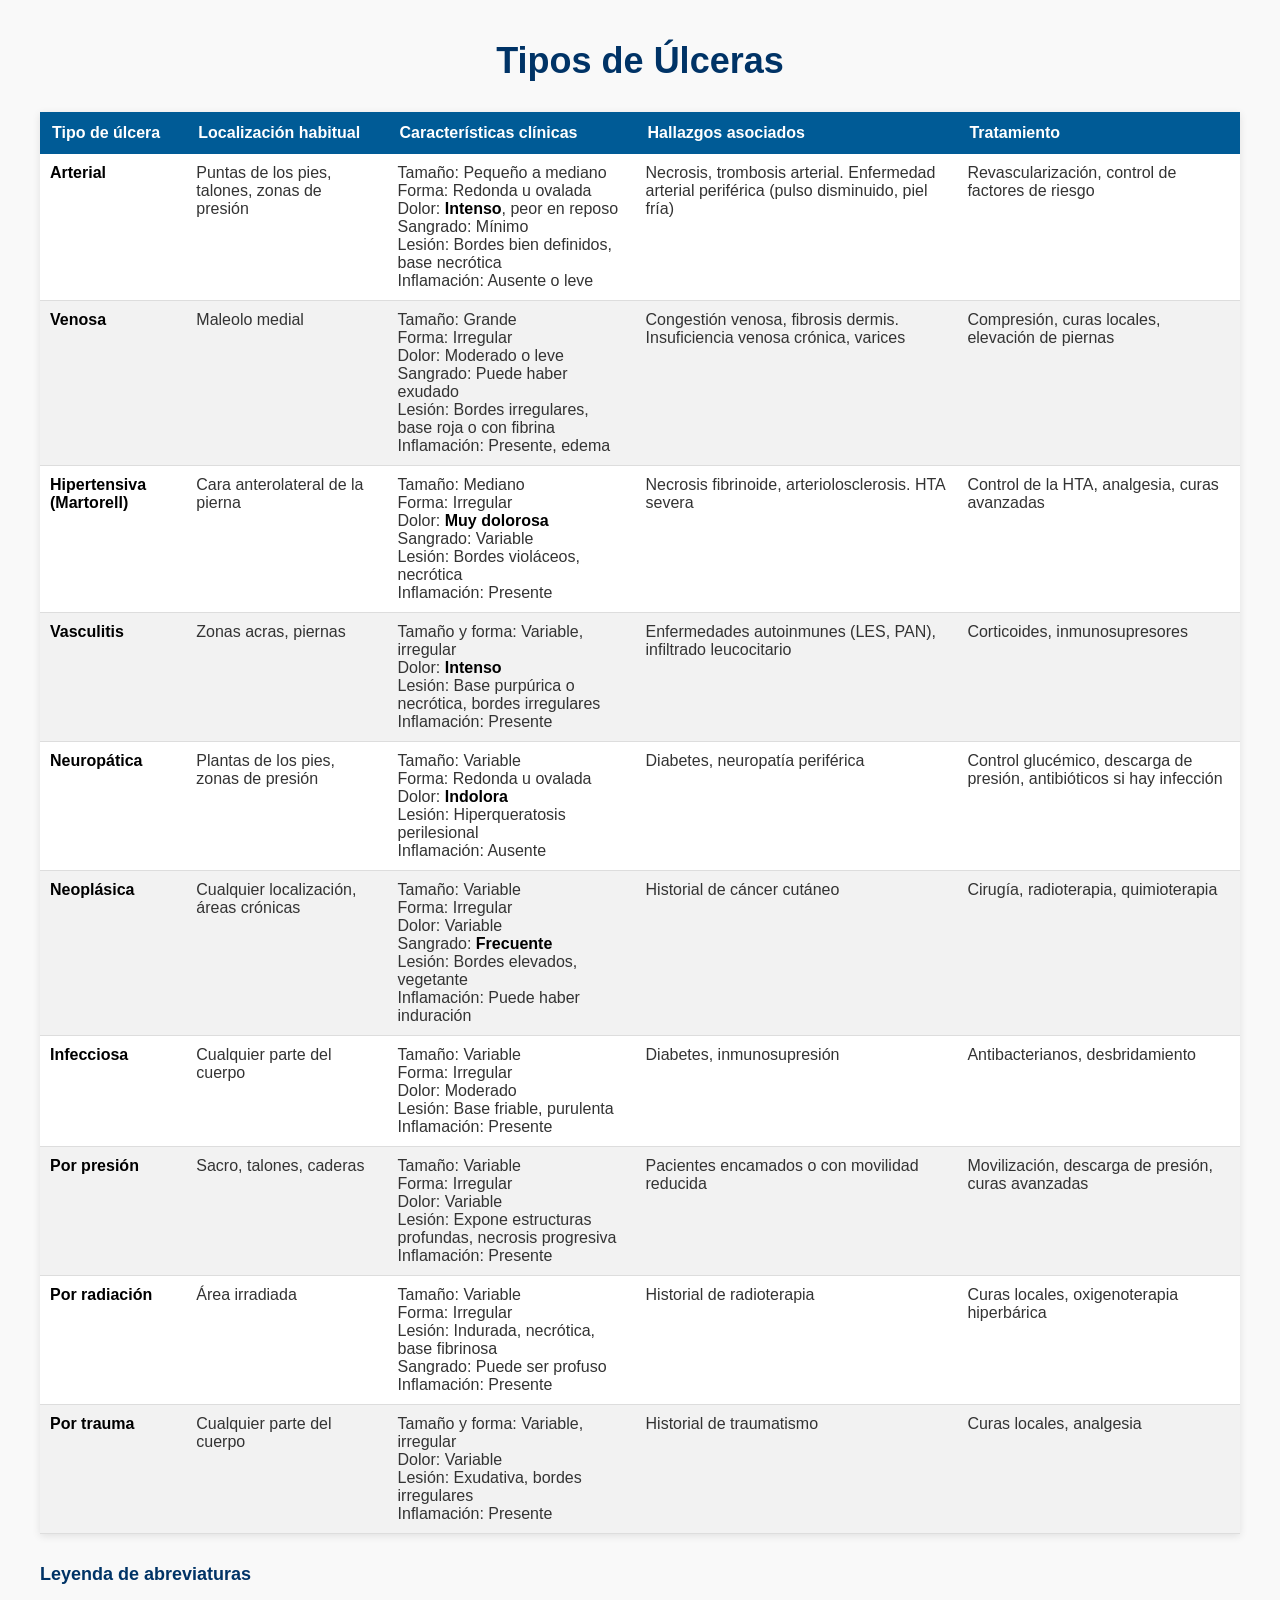
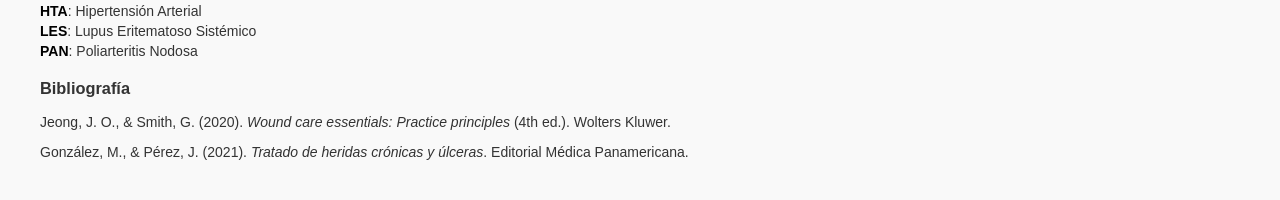
<file: tipos-ulcera/index.html>
<!DOCTYPE html>
<html lang="es">
<head>
  <meta charset="UTF-8">
  <title>Tipos de Úlceras</title>
  <style>
    body {
      font-family: 'Segoe UI', sans-serif;
      margin: 40px;
      background-color: #f9f9f9;
      color: #333;
    }

    h1 {
      text-align: center;
      font-size: 36px;
      color: #003366;
      margin-bottom: 30px;
    }

    table {
      width: 100%;
      border-collapse: collapse;
      background-color: #fff;
      box-shadow: 0 2px 8px rgba(0,0,0,0.1);
    }

    th {
      background-color: #005b96;
      color: #fff;
      padding: 12px;
      font-size: 16px;
      text-align: left;
    }

    td {
      padding: 10px;
      border-bottom: 1px solid #ddd;
      vertical-align: top;
    }

    tr:nth-child(even) {
      background-color: #f2f2f2;
    }

    strong {
      color: #000;
    }

    .leyenda {
      font-size: 14px;
      margin-top: 30px;
    }

    .leyenda h3 {
      font-size: 18px;
      color: #003366;
    }

    .leyenda p {
      margin: 4px 0;
    }

    .bibliografia {
      font-size: 14px;
      margin-top: 20px;
    }
  </style>
</head>
<body>

  <h1>Tipos de Úlceras</h1>

  <table>
    <thead>
      <tr>
        <th>Tipo de úlcera</th>
        <th>Localización habitual</th>
        <th>Características clínicas</th>
        <th>Hallazgos asociados</th>
        <th>Tratamiento</th>
      </tr>
    </thead>
    <tbody>
      <tr>
        <td><strong>Arterial</strong></td>
        <td>Puntas de los pies, talones, zonas de presión</td>
        <td>
          Tamaño: Pequeño a mediano<br>
          Forma: Redonda u ovalada<br>
          Dolor: <strong>Intenso</strong>, peor en reposo<br>
          Sangrado: Mínimo<br>
          Lesión: Bordes bien definidos, base necrótica<br>
          Inflamación: Ausente o leve
        </td>
        <td>Necrosis, trombosis arterial. Enfermedad arterial periférica (pulso disminuido, piel fría)</td>
        <td>Revascularización, control de factores de riesgo</td>
      </tr>

      <tr>
        <td><strong>Venosa</strong></td>
        <td>Maleolo medial</td>
        <td>
          Tamaño: Grande<br>
          Forma: Irregular<br>
          Dolor: Moderado o leve<br>
          Sangrado: Puede haber exudado<br>
          Lesión: Bordes irregulares, base roja o con fibrina<br>
          Inflamación: Presente, edema
        </td>
        <td>Congestión venosa, fibrosis dermis. Insuficiencia venosa crónica, varices</td>
        <td>Compresión, curas locales, elevación de piernas</td>
      </tr>

      <tr>
        <td><strong>Hipertensiva (Martorell)</strong></td>
        <td>Cara anterolateral de la pierna</td>
        <td>
          Tamaño: Mediano<br>
          Forma: Irregular<br>
          Dolor: <strong>Muy dolorosa</strong><br>
          Sangrado: Variable<br>
          Lesión: Bordes violáceos, necrótica<br>
          Inflamación: Presente
        </td>
        <td>Necrosis fibrinoide, arteriolosclerosis. HTA severa</td>
        <td>Control de la HTA, analgesia, curas avanzadas</td>
      </tr>

      <tr>
        <td><strong>Vasculitis</strong></td>
        <td>Zonas acras, piernas</td>
        <td>
          Tamaño y forma: Variable, irregular<br>
          Dolor: <strong>Intenso</strong><br>
          Lesión: Base purpúrica o necrótica, bordes irregulares<br>
          Inflamación: Presente
        </td>
        <td>Enfermedades autoinmunes (LES, PAN), infiltrado leucocitario</td>
        <td>Corticoides, inmunosupresores</td>
      </tr>

      <tr>
        <td><strong>Neuropática</strong></td>
        <td>Plantas de los pies, zonas de presión</td>
        <td>
          Tamaño: Variable<br>
          Forma: Redonda u ovalada<br>
          Dolor: <strong>Indolora</strong><br>
          Lesión: Hiperqueratosis perilesional<br>
          Inflamación: Ausente
        </td>
        <td>Diabetes, neuropatía periférica</td>
        <td>Control glucémico, descarga de presión, antibióticos si hay infección</td>
      </tr>

      <tr>
        <td><strong>Neoplásica</strong></td>
        <td>Cualquier localización, áreas crónicas</td>
        <td>
          Tamaño: Variable<br>
          Forma: Irregular<br>
          Dolor: Variable<br>
          Sangrado: <strong>Frecuente</strong><br>
          Lesión: Bordes elevados, vegetante<br>
          Inflamación: Puede haber induración
        </td>
        <td>Historial de cáncer cutáneo</td>
        <td>Cirugía, radioterapia, quimioterapia</td>
      </tr>

      <tr>
        <td><strong>Infecciosa</strong></td>
        <td>Cualquier parte del cuerpo</td>
        <td>
          Tamaño: Variable<br>
          Forma: Irregular<br>
          Dolor: Moderado<br>
          Lesión: Base friable, purulenta<br>
          Inflamación: Presente
        </td>
        <td>Diabetes, inmunosupresión</td>
        <td>Antibacterianos, desbridamiento</td>
      </tr>

      <tr>
        <td><strong>Por presión</strong></td>
        <td>Sacro, talones, caderas</td>
        <td>
          Tamaño: Variable<br>
          Forma: Irregular<br>
          Dolor: Variable<br>
          Lesión: Expone estructuras profundas, necrosis progresiva<br>
          Inflamación: Presente
        </td>
        <td>Pacientes encamados o con movilidad reducida</td>
        <td>Movilización, descarga de presión, curas avanzadas</td>
      </tr>

      <tr>
        <td><strong>Por radiación</strong></td>
        <td>Área irradiada</td>
        <td>
          Tamaño: Variable<br>
          Forma: Irregular<br>
          Lesión: Indurada, necrótica, base fibrinosa<br>
          Sangrado: Puede ser profuso<br>
          Inflamación: Presente
        </td>
        <td>Historial de radioterapia</td>
        <td>Curas locales, oxigenoterapia hiperbárica</td>
      </tr>

      <tr>
        <td><strong>Por trauma</strong></td>
        <td>Cualquier parte del cuerpo</td>
        <td>
          Tamaño y forma: Variable, irregular<br>
          Dolor: Variable<br>
          Lesión: Exudativa, bordes irregulares<br>
          Inflamación: Presente
        </td>
        <td>Historial de traumatismo</td>
        <td>Curas locales, analgesia</td>
      </tr>
    </tbody>
  </table>

  <div class="leyenda">
    <h3>Leyenda de abreviaturas</h3>
    <p><strong>HTA</strong>: Hipertensión Arterial</p>
    <p><strong>LES</strong>: Lupus Eritematoso Sistémico</p>
    <p><strong>PAN</strong>: Poliarteritis Nodosa</p>
  </div>

  <div class="bibliografia">
    <h3>Bibliografía</h3>
    <p>Jeong, J. O., & Smith, G. (2020). <i>Wound care essentials: Practice principles</i> (4th ed.). Wolters Kluwer.</p>
    <p>González, M., & Pérez, J. (2021). <i>Tratado de heridas crónicas y úlceras</i>. Editorial Médica Panamericana.</p>
  </div>

</body>
</html>
</file>
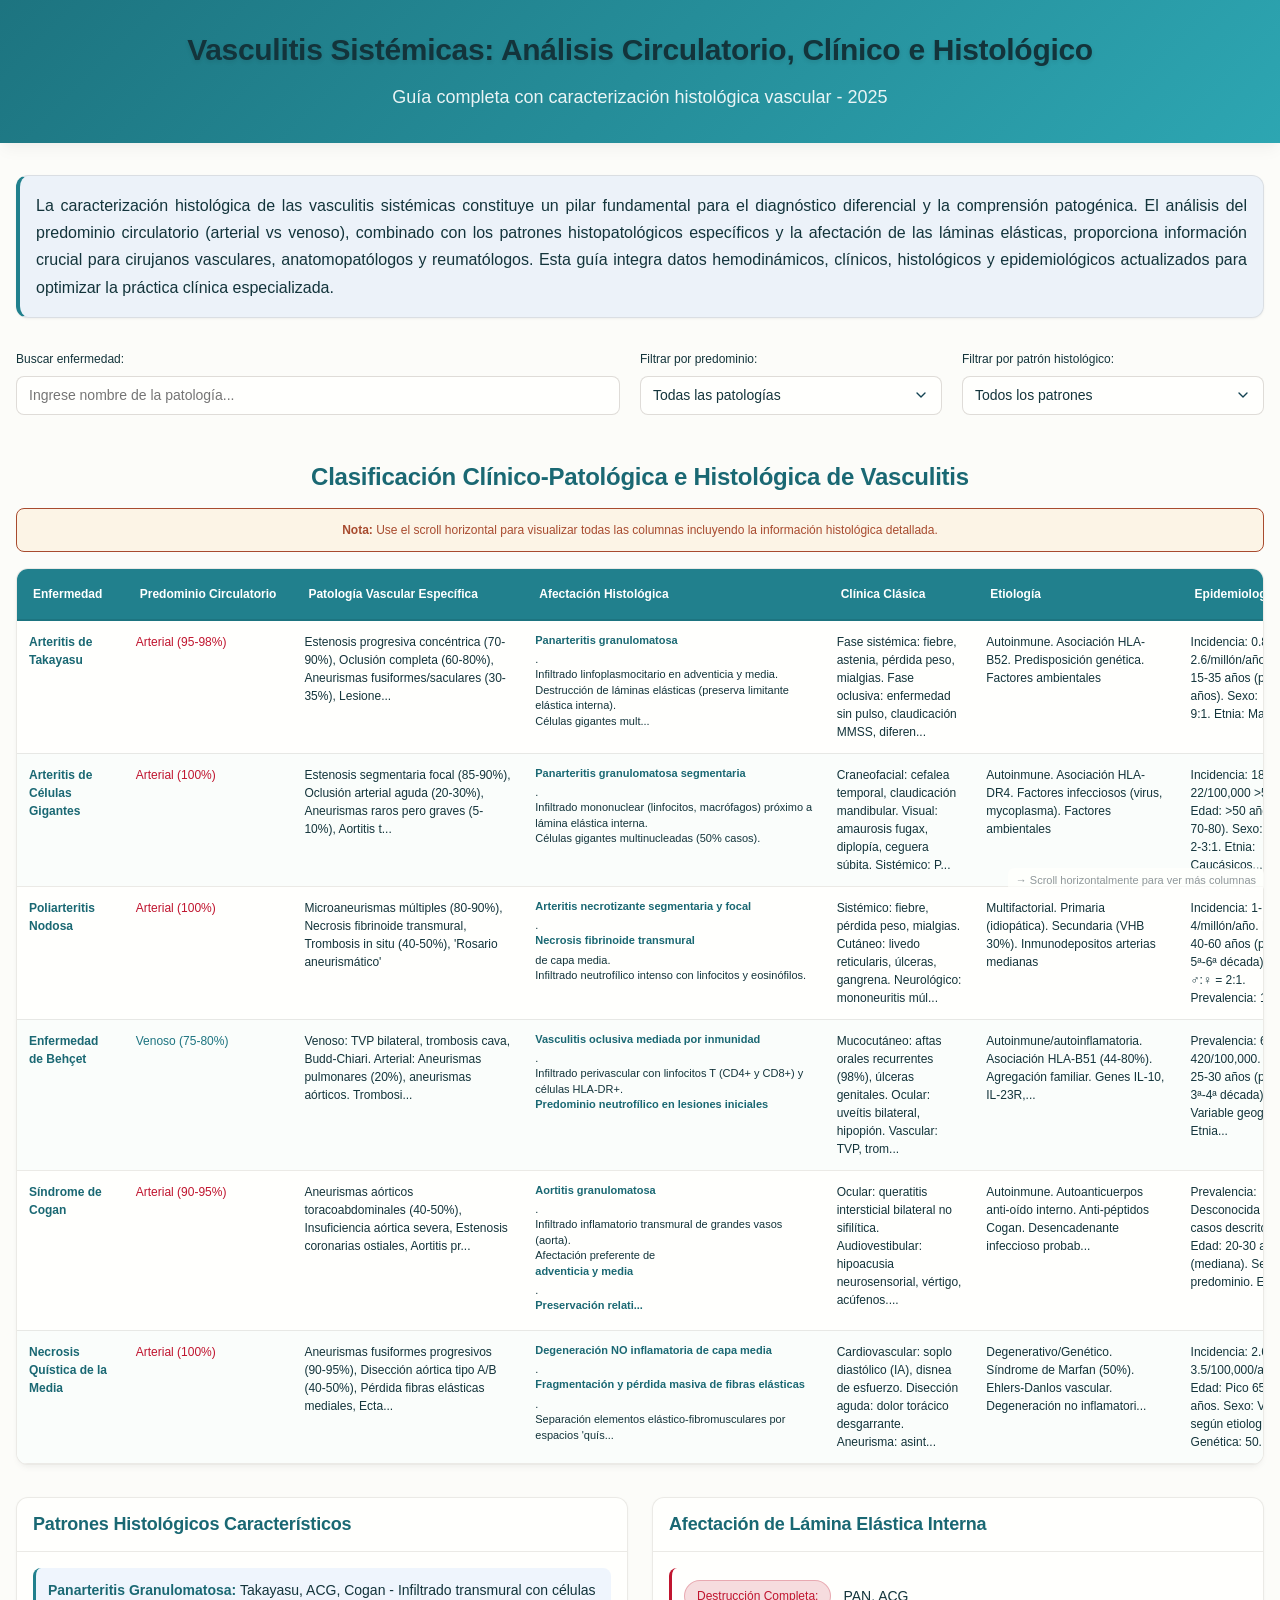
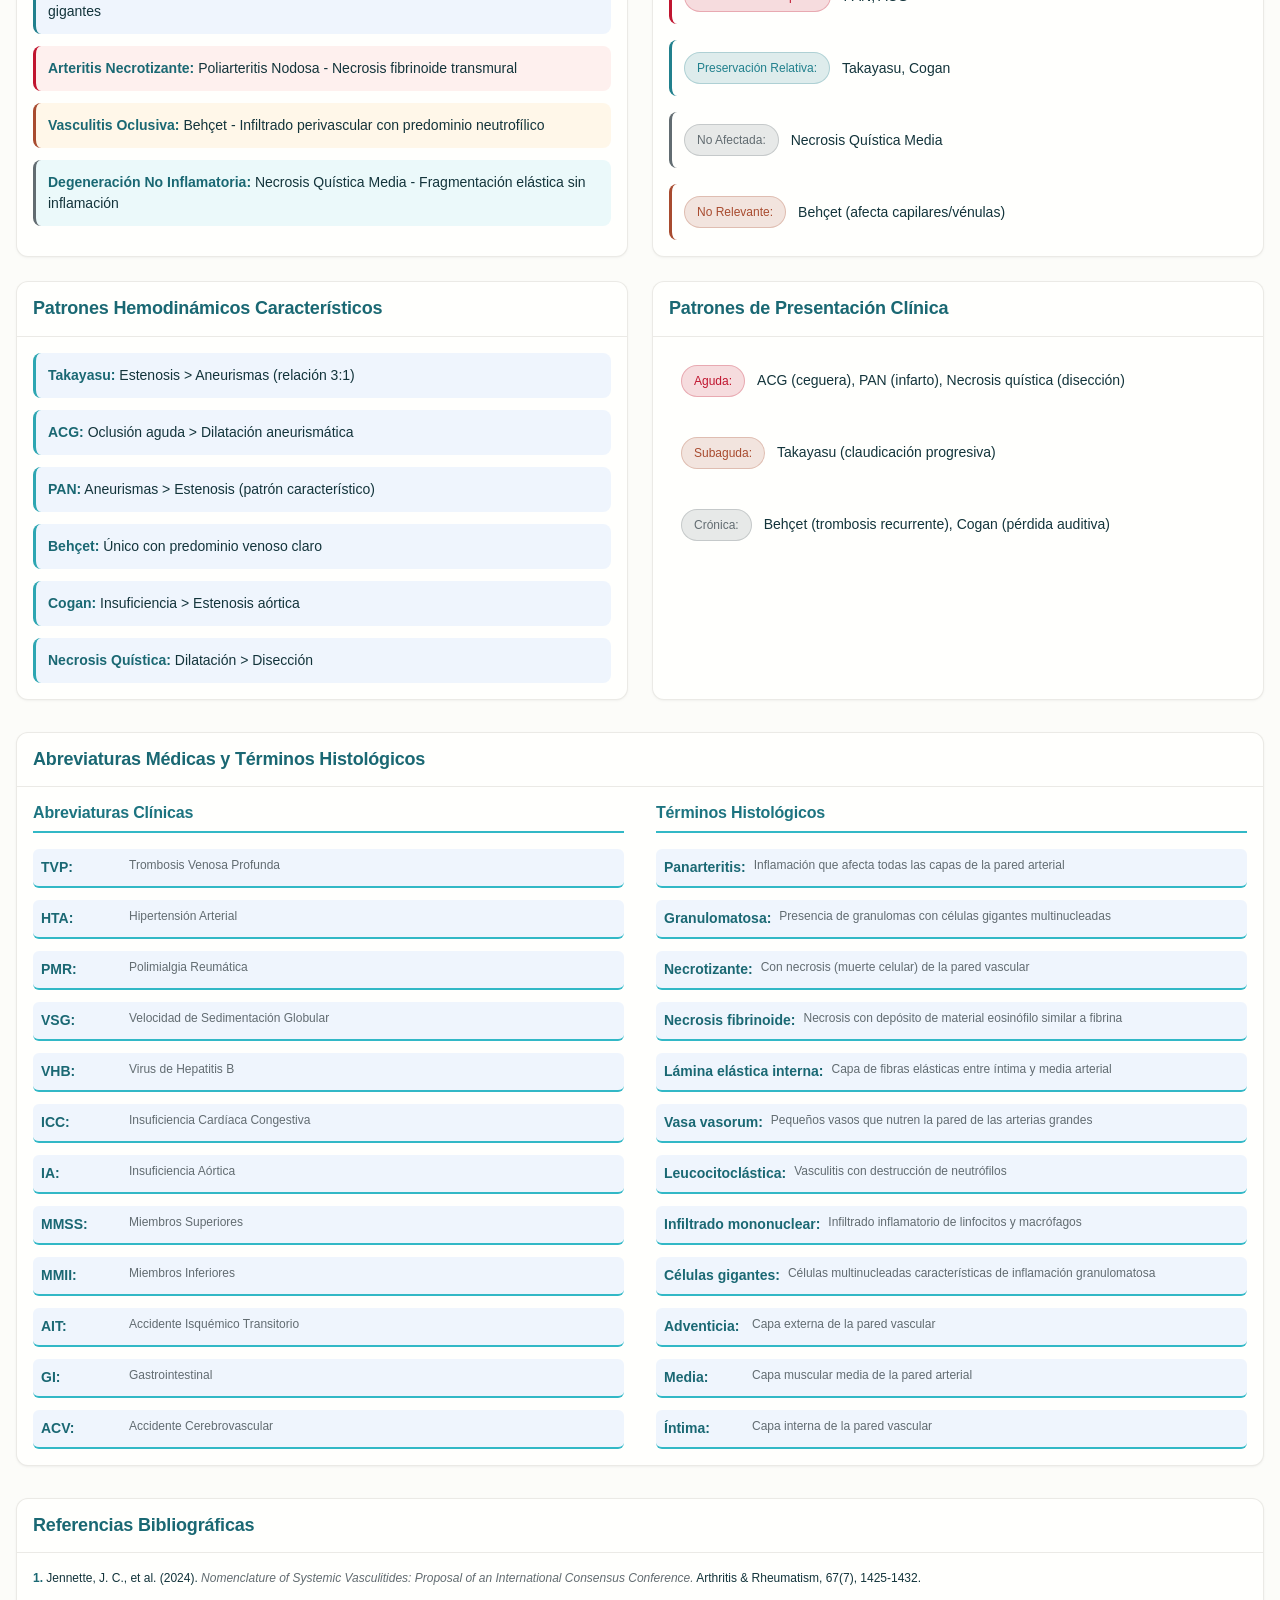
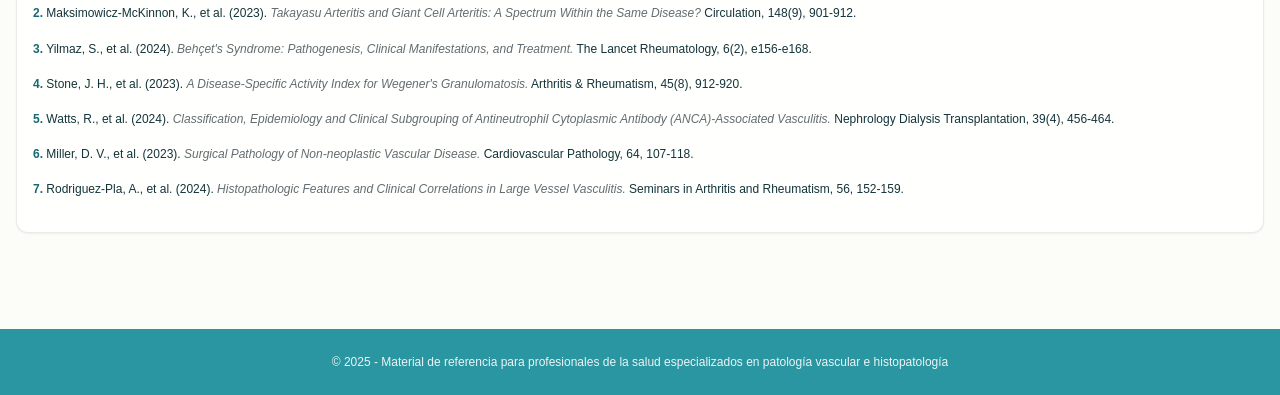
<file: vasculitis-general/index.html>
<!DOCTYPE html>
<html lang="es">
<head>
    <meta charset="UTF-8">
    <meta name="viewport" content="width=device-width, initial-scale=1.0">
    <title>Vasculitis Sistémicas - Análisis Circulatorio, Clínico e Histológico</title>
    <link rel="stylesheet" href="style.css">
</head>
<body>
    <header class="header">
        <div class="container">
            <h1 class="header__title">Vasculitis Sistémicas: Análisis Circulatorio, Clínico e Histológico</h1>
            <p class="header__subtitle">Guía completa con caracterización histológica vascular - 2025</p>
        </div>
    </header>

    <main class="main">
        <div class="container">
            <section class="intro">
                <div class="card">
                    <div class="card__body">
                        <p>La caracterización histológica de las vasculitis sistémicas constituye un pilar fundamental para el diagnóstico diferencial y la comprensión patogénica. El análisis del predominio circulatorio (arterial vs venoso), combinado con los patrones histopatológicos específicos y la afectación de las láminas elásticas, proporciona información crucial para cirujanos vasculares, anatomopatólogos y reumatólogos. Esta guía integra datos hemodinámicos, clínicos, histológicos y epidemiológicos actualizados para optimizar la práctica clínica especializada.</p>
                    </div>
                </div>
            </section>

            <section class="controls">
                <div class="filters">
                    <div class="form-group">
                        <label class="form-label" for="search">Buscar enfermedad:</label>
                        <input type="text" id="search" class="form-control" placeholder="Ingrese nombre de la patología...">
                    </div>
                    <div class="form-group">
                        <label class="form-label" for="filter">Filtrar por predominio:</label>
                        <select id="filter" class="form-control">
                            <option value="all">Todas las patologías</option>
                            <option value="arterial">Predominio Arterial</option>
                            <option value="venoso">Predominio Venoso</option>
                        </select>
                    </div>
                    <div class="form-group">
                        <label class="form-label" for="histologic-filter">Filtrar por patrón histológico:</label>
                        <select id="histologic-filter" class="form-control">
                            <option value="all">Todos los patrones</option>
                            <option value="granulomatosa">Granulomatosa</option>
                            <option value="necrotizante">Necrotizante</option>
                            <option value="oclusiva">Oclusiva</option>
                            <option value="degenerativa">Degenerativa</option>
                        </select>
                    </div>
                </div>
            </section>

            <section class="diseases-table">
                <h2>Clasificación Clínico-Patológica e Histológica de Vasculitis</h2>
                <div class="table-scroll-notice">
                    <p><strong>Nota:</strong> Use el scroll horizontal para visualizar todas las columnas incluyendo la información histológica detallada.</p>
                </div>
                <div class="table-container">
                    <table class="data-table" id="vasculitis-table">
                        <thead>
                            <tr>
                                <th>Enfermedad</th>
                                <th>Predominio Circulatorio</th>
                                <th>Patología Vascular Específica</th>
                                <th>Afectación Histológica</th>
                                <th>Clínica Clásica</th>
                                <th>Etiología</th>
                                <th>Epidemiología</th>
                                <th>Riesgo</th>
                            </tr>
                        </thead>
                        <tbody id="table-body">
                            <!-- Table content will be populated by JavaScript -->
                        </tbody>
                    </table>
                </div>
            </section>

            <section class="patterns">
                <div class="patterns-grid">
                    <div class="card">
                        <div class="card__header">
                            <h3>Patrones Histológicos Característicos</h3>
                        </div>
                        <div class="card__body">
                            <div class="pattern-list">
                                <div class="pattern-item histologic-granulomatosa">
                                    <strong>Panarteritis Granulomatosa:</strong> Takayasu, ACG, Cogan - Infiltrado transmural con células gigantes
                                </div>
                                <div class="pattern-item histologic-necrotizante">
                                    <strong>Arteritis Necrotizante:</strong> Poliarteritis Nodosa - Necrosis fibrinoide transmural
                                </div>
                                <div class="pattern-item histologic-oclusiva">
                                    <strong>Vasculitis Oclusiva:</strong> Behçet - Infiltrado perivascular con predominio neutrofílico
                                </div>
                                <div class="pattern-item histologic-degenerativa">
                                    <strong>Degeneración No Inflamatoria:</strong> Necrosis Quística Media - Fragmentación elástica sin inflamación
                                </div>
                            </div>
                        </div>
                    </div>

                    <div class="card">
                        <div class="card__header">
                            <h3>Afectación de Lámina Elástica Interna</h3>
                        </div>
                        <div class="card__body">
                            <div class="elastic-patterns">
                                <div class="elastic-item destruida">
                                    <span class="status status--error">Destrucción Completa:</span>
                                    <span>PAN, ACG</span>
                                </div>
                                <div class="elastic-item preservada">
                                    <span class="status status--success">Preservación Relativa:</span>
                                    <span>Takayasu, Cogan</span>
                                </div>
                                <div class="elastic-item no-afectada">
                                    <span class="status status--info">No Afectada:</span>
                                    <span>Necrosis Quística Media</span>
                                </div>
                                <div class="elastic-item no-relevante">
                                    <span class="status status--warning">No Relevante:</span>
                                    <span>Behçet (afecta capilares/vénulas)</span>
                                </div>
                            </div>
                        </div>
                    </div>

                    <div class="card">
                        <div class="card__header">
                            <h3>Patrones Hemodinámicos Característicos</h3>
                        </div>
                        <div class="card__body">
                            <div class="pattern-list">
                                <div class="pattern-item">
                                    <strong>Takayasu:</strong> Estenosis > Aneurismas (relación 3:1)
                                </div>
                                <div class="pattern-item">
                                    <strong>ACG:</strong> Oclusión aguda > Dilatación aneurismática
                                </div>
                                <div class="pattern-item">
                                    <strong>PAN:</strong> Aneurismas > Estenosis (patrón característico)
                                </div>
                                <div class="pattern-item">
                                    <strong>Behçet:</strong> Único con predominio venoso claro
                                </div>
                                <div class="pattern-item">
                                    <strong>Cogan:</strong> Insuficiencia > Estenosis aórtica
                                </div>
                                <div class="pattern-item">
                                    <strong>Necrosis Quística:</strong> Dilatación > Disección
                                </div>
                            </div>
                        </div>
                    </div>

                    <div class="card">
                        <div class="card__header">
                            <h3>Patrones de Presentación Clínica</h3>
                        </div>
                        <div class="card__body">
                            <div class="presentation-list">
                                <div class="presentation-item">
                                    <span class="status status--error">Aguda:</span>
                                    <span>ACG (ceguera), PAN (infarto), Necrosis quística (disección)</span>
                                </div>
                                <div class="presentation-item">
                                    <span class="status status--warning">Subaguda:</span>
                                    <span>Takayasu (claudicación progresiva)</span>
                                </div>
                                <div class="presentation-item">
                                    <span class="status status--info">Crónica:</span>
                                    <span>Behçet (trombosis recurrente), Cogan (pérdida auditiva)</span>
                                </div>
                            </div>
                        </div>
                    </div>
                </div>
            </section>

            <section class="abbreviations">
                <div class="card">
                    <div class="card__header">
                        <h3>Abreviaturas Médicas y Términos Histológicos</h3>
                    </div>
                    <div class="card__body">
                        <div class="abbreviations-container">
                            <div class="abbreviations-section">
                                <h4>Abreviaturas Clínicas</h4>
                                <div class="abbreviations-grid" id="abbreviations-list">
                                    <!-- Clinical abbreviations will be populated by JavaScript -->
                                </div>
                            </div>
                            <div class="abbreviations-section">
                                <h4>Términos Histológicos</h4>
                                <div class="abbreviations-grid" id="histologic-terms">
                                    <!-- Histologic terms will be populated by JavaScript -->
                                </div>
                            </div>
                        </div>
                    </div>
                </div>
            </section>

            <section class="bibliography">
                <div class="card">
                    <div class="card__header">
                        <h3>Referencias Bibliográficas</h3>
                    </div>
                    <div class="card__body">
                        <div class="references">
                            <p><strong>1.</strong> Jennette, J. C., et al. (2024). <em>Nomenclature of Systemic Vasculitides: Proposal of an International Consensus Conference.</em> Arthritis & Rheumatism, 67(7), 1425-1432.</p>
                            <p><strong>2.</strong> Maksimowicz-McKinnon, K., et al. (2023). <em>Takayasu Arteritis and Giant Cell Arteritis: A Spectrum Within the Same Disease?</em> Circulation, 148(9), 901-912.</p>
                            <p><strong>3.</strong> Yilmaz, S., et al. (2024). <em>Behçet's Syndrome: Pathogenesis, Clinical Manifestations, and Treatment.</em> The Lancet Rheumatology, 6(2), e156-e168.</p>
                            <p><strong>4.</strong> Stone, J. H., et al. (2023). <em>A Disease-Specific Activity Index for Wegener's Granulomatosis.</em> Arthritis & Rheumatism, 45(8), 912-920.</p>
                            <p><strong>5.</strong> Watts, R., et al. (2024). <em>Classification, Epidemiology and Clinical Subgrouping of Antineutrophil Cytoplasmic Antibody (ANCA)-Associated Vasculitis.</em> Nephrology Dialysis Transplantation, 39(4), 456-464.</p>
                            <p><strong>6.</strong> Miller, D. V., et al. (2023). <em>Surgical Pathology of Non-neoplastic Vascular Disease.</em> Cardiovascular Pathology, 64, 107-118.</p>
                            <p><strong>7.</strong> Rodriguez-Pla, A., et al. (2024). <em>Histopathologic Features and Clinical Correlations in Large Vessel Vasculitis.</em> Seminars in Arthritis and Rheumatism, 56, 152-159.</p>
                        </div>
                    </div>
                </div>
            </section>
        </div>
    </main>

    <footer class="footer">
        <div class="container">
            <p>&copy; 2025 - Material de referencia para profesionales de la salud especializados en patología vascular e histopatología</p>
        </div>
    </footer>

    <script src="app.js"></script>
</body>
</html>
</file>
<file: styles.css>
:root {
  /* Primitive Color Tokens */
  --color-white: rgba(255, 255, 255, 1);
  --color-black: rgba(0, 0, 0, 1);
  --color-cream-50: rgba(252, 252, 249, 1);
  --color-cream-100: rgba(255, 255, 253, 1);
  --color-gray-200: rgba(245, 245, 245, 1);
  --color-gray-300: rgba(167, 169, 169, 1);
  --color-gray-400: rgba(119, 124, 124, 1);
  --color-slate-500: rgba(98, 108, 113, 1);
  --color-brown-600: rgba(94, 82, 64, 1);
  --color-charcoal-700: rgba(31, 33, 33, 1);
  --color-charcoal-800: rgba(38, 40, 40, 1);
  --color-slate-900: rgba(19, 52, 59, 1);
  --color-teal-300: rgba(50, 184, 198, 1);
  --color-teal-400: rgba(45, 166, 178, 1);
  --color-teal-500: rgba(33, 128, 141, 1);
  --color-teal-600: rgba(29, 116, 128, 1);
  --color-teal-700: rgba(26, 104, 115, 1);
  --color-teal-800: rgba(41, 150, 161, 1);
  --color-red-400: rgba(255, 84, 89, 1);
  --color-red-500: rgba(192, 21, 47, 1);
  --color-orange-400: rgba(230, 129, 97, 1);
  --color-orange-500: rgba(168, 75, 47, 1);

  /* RGB versions for opacity control */
  --color-brown-600-rgb: 94, 82, 64;
  --color-teal-500-rgb: 33, 128, 141;
  --color-slate-900-rgb: 19, 52, 59;
  --color-slate-500-rgb: 98, 108, 113;
  --color-red-500-rgb: 192, 21, 47;
  --color-red-400-rgb: 255, 84, 89;
  --color-orange-500-rgb: 168, 75, 47;
  --color-orange-400-rgb: 230, 129, 97;

  /* Background color tokens (Light Mode) */
  --color-bg-1: rgba(59, 130, 246, 0.08); /* Light blue */
  --color-bg-2: rgba(245, 158, 11, 0.08); /* Light yellow */
  --color-bg-3: rgba(34, 197, 94, 0.08); /* Light green */
  --color-bg-4: rgba(239, 68, 68, 0.08); /* Light red */
  --color-bg-5: rgba(147, 51, 234, 0.08); /* Light purple */
  --color-bg-6: rgba(249, 115, 22, 0.08); /* Light orange */
  --color-bg-7: rgba(236, 72, 153, 0.08); /* Light pink */
  --color-bg-8: rgba(6, 182, 212, 0.08); /* Light cyan */

  /* Semantic Color Tokens (Light Mode) */
  --color-background: var(--color-cream-50);
  --color-surface: var(--color-cream-100);
  --color-text: var(--color-slate-900);
  --color-text-secondary: var(--color-slate-500);
  --color-primary: var(--color-teal-500);
  --color-primary-hover: var(--color-teal-600);
  --color-primary-active: var(--color-teal-700);
  --color-secondary: rgba(var(--color-brown-600-rgb), 0.12);
  --color-secondary-hover: rgba(var(--color-brown-600-rgb), 0.2);
  --color-secondary-active: rgba(var(--color-brown-600-rgb), 0.25);
  --color-border: rgba(var(--color-brown-600-rgb), 0.2);
  --color-btn-primary-text: var(--color-cream-50);
  --color-card-border: rgba(var(--color-brown-600-rgb), 0.12);
  --color-card-border-inner: rgba(var(--color-brown-600-rgb), 0.12);
  --color-error: var(--color-red-500);
  --color-success: var(--color-teal-500);
  --color-warning: var(--color-orange-500);
  --color-info: var(--color-slate-500);
  --color-focus-ring: rgba(var(--color-teal-500-rgb), 0.4);
  --color-select-caret: rgba(var(--color-slate-900-rgb), 0.8);

  /* Common style patterns */
  --focus-ring: 0 0 0 3px var(--color-focus-ring);
  --focus-outline: 2px solid var(--color-primary);
  --status-bg-opacity: 0.15;
  --status-border-opacity: 0.25;
  --select-caret-light: url("data:image/svg+xml,%3Csvg xmlns='http://www.w3.org/2000/svg' width='16' height='16' viewBox='0 0 24 24' fill='none' stroke='%23134252' stroke-width='2' stroke-linecap='round' stroke-linejoin='round'%3E%3Cpolyline points='6 9 12 15 18 9'%3E%3C/polyline%3E%3C/svg%3E");
  --select-caret-dark: url("data:image/svg+xml,%3Csvg xmlns='http://www.w3.org/2000/svg' width='16' height='16' viewBox='0 0 24 24' fill='none' stroke='%23f5f5f5' stroke-width='2' stroke-linecap='round' stroke-linejoin='round'%3E%3Cpolyline points='6 9 12 15 18 9'%3E%3C/polyline%3E%3C/svg%3E");

  /* RGB versions for opacity control */
  --color-success-rgb: 33, 128, 141;
  --color-error-rgb: 192, 21, 47;
  --color-warning-rgb: 168, 75, 47;
  --color-info-rgb: 98, 108, 113;

  /* Typography */
  --font-family-base: "FKGroteskNeue", "Geist", "Inter", -apple-system,
    BlinkMacSystemFont, "Segoe UI", Roboto, sans-serif;
  --font-family-mono: "Berkeley Mono", ui-monospace, SFMono-Regular, Menlo,
    Monaco, Consolas, monospace;
  --font-size-xs: 11px;
  --font-size-sm: 12px;
  --font-size-base: 14px;
  --font-size-md: 14px;
  --font-size-lg: 16px;
  --font-size-xl: 18px;
  --font-size-2xl: 20px;
  --font-size-3xl: 24px;
  --font-size-4xl: 30px;
  --font-weight-normal: 400;
  --font-weight-medium: 500;
  --font-weight-semibold: 550;
  --font-weight-bold: 600;
  --line-height-tight: 1.2;
  --line-height-normal: 1.5;
  --letter-spacing-tight: -0.01em;

  /* Spacing */
  --space-0: 0;
  --space-1: 1px;
  --space-2: 2px;
  --space-4: 4px;
  --space-6: 6px;
  --space-8: 8px;
  --space-10: 10px;
  --space-12: 12px;
  --space-16: 16px;
  --space-20: 20px;
  --space-24: 24px;
  --space-32: 32px;

  /* Border Radius */
  --radius-sm: 6px;
  --radius-base: 8px;
  --radius-md: 10px;
  --radius-lg: 12px;
  --radius-full: 9999px;

  /* Shadows */
  --shadow-xs: 0 1px 2px rgba(0, 0, 0, 0.02);
  --shadow-sm: 0 1px 3px rgba(0, 0, 0, 0.04), 0 1px 2px rgba(0, 0, 0, 0.02);
  --shadow-md: 0 4px 6px -1px rgba(0, 0, 0, 0.04),
    0 2px 4px -1px rgba(0, 0, 0, 0.02);
  --shadow-lg: 0 10px 15px -3px rgba(0, 0, 0, 0.04),
    0 4px 6px -2px rgba(0, 0, 0, 0.02);
  --shadow-inset-sm: inset 0 1px 0 rgba(255, 255, 255, 0.15),
    inset 0 -1px 0 rgba(0, 0, 0, 0.03);

  /* Animation */
  --duration-fast: 150ms;
  --duration-normal: 250ms;
  --ease-standard: cubic-bezier(0.16, 1, 0.3, 1);

  /* Layout */
  --container-sm: 640px;
  --container-md: 768px;
  --container-lg: 1024px;
  --container-xl: 1280px;
}

/* Dark mode colors */
@media (prefers-color-scheme: dark) {
  :root {
    /* RGB versions for opacity control (Dark Mode) */
    --color-gray-400-rgb: 119, 124, 124;
    --color-teal-300-rgb: 50, 184, 198;
    --color-gray-300-rgb: 167, 169, 169;
    --color-gray-200-rgb: 245, 245, 245;

    /* Background color tokens (Dark Mode) */
    --color-bg-1: rgba(29, 78, 216, 0.15); /* Dark blue */
    --color-bg-2: rgba(180, 83, 9, 0.15); /* Dark yellow */
    --color-bg-3: rgba(21, 128, 61, 0.15); /* Dark green */
    --color-bg-4: rgba(185, 28, 28, 0.15); /* Dark red */
    --color-bg-5: rgba(107, 33, 168, 0.15); /* Dark purple */
    --color-bg-6: rgba(194, 65, 12, 0.15); /* Dark orange */
    --color-bg-7: rgba(190, 24, 93, 0.15); /* Dark pink */
    --color-bg-8: rgba(8, 145, 178, 0.15); /* Dark cyan */

    /* Semantic Color Tokens (Dark Mode) */
    --color-background: var(--color-charcoal-700);
    --color-surface: var(--color-charcoal-800);
    --color-text: var(--color-gray-200);
    --color-text-secondary: rgba(var(--color-gray-300-rgb), 0.7);
    --color-primary: var(--color-teal-300);
    --color-primary-hover: var(--color-teal-400);
    --color-primary-active: var(--color-teal-800);
    --color-secondary: rgba(var(--color-gray-400-rgb), 0.15);
    --color-secondary-hover: rgba(var(--color-gray-400-rgb), 0.25);
    --color-secondary-active: rgba(var(--color-gray-400-rgb), 0.3);
    --color-border: rgba(var(--color-gray-400-rgb), 0.3);
    --color-error: var(--color-red-400);
    --color-success: var(--color-teal-300);
    --color-warning: var(--color-orange-400);
    --color-info: var(--color-gray-300);
    --color-focus-ring: rgba(var(--color-teal-300-rgb), 0.4);
    --color-btn-primary-text: var(--color-slate-900);
    --color-card-border: rgba(var(--color-gray-400-rgb), 0.2);
    --color-card-border-inner: rgba(var(--color-gray-400-rgb), 0.15);
    --shadow-inset-sm: inset 0 1px 0 rgba(255, 255, 255, 0.1),
      inset 0 -1px 0 rgba(0, 0, 0, 0.15);
    --button-border-secondary: rgba(var(--color-gray-400-rgb), 0.2);
    --color-border-secondary: rgba(var(--color-gray-400-rgb), 0.2);
    --color-select-caret: rgba(var(--color-gray-200-rgb), 0.8);

    /* Common style patterns - updated for dark mode */
    --focus-ring: 0 0 0 3px var(--color-focus-ring);
    --focus-outline: 2px solid var(--color-primary);
    --status-bg-opacity: 0.15;
    --status-border-opacity: 0.25;
    --select-caret-light: url("data:image/svg+xml,%3Csvg xmlns='http://www.w3.org/2000/svg' width='16' height='16' viewBox='0 0 24 24' fill='none' stroke='%23134252' stroke-width='2' stroke-linecap='round' stroke-linejoin='round'%3E%3Cpolyline points='6 9 12 15 18 9'%3E%3C/polyline%3E%3C/svg%3E");
    --select-caret-dark: url("data:image/svg+xml,%3Csvg xmlns='http://www.w3.org/2000/svg' width='16' height='16' viewBox='0 0 24 24' fill='none' stroke='%23f5f5f5' stroke-width='2' stroke-linecap='round' stroke-linejoin='round'%3E%3Cpolyline points='6 9 12 15 18 9'%3E%3C/polyline%3E%3C/svg%3E");

    /* RGB versions for dark mode */
    --color-success-rgb: var(--color-teal-300-rgb);
    --color-error-rgb: var(--color-red-400-rgb);
    --color-warning-rgb: var(--color-orange-400-rgb);
    --color-info-rgb: var(--color-gray-300-rgb);
  }
}

/* Data attribute for manual theme switching */
[data-color-scheme="dark"] {
  /* RGB versions for opacity control (dark mode) */
  --color-gray-400-rgb: 119, 124, 124;
  --color-teal-300-rgb: 50, 184, 198;
  --color-gray-300-rgb: 167, 169, 169;
  --color-gray-200-rgb: 245, 245, 245;

  /* Colorful background palette - Dark Mode */
  --color-bg-1: rgba(29, 78, 216, 0.15); /* Dark blue */
  --color-bg-2: rgba(180, 83, 9, 0.15); /* Dark yellow */
  --color-bg-3: rgba(21, 128, 61, 0.15); /* Dark green */
  --color-bg-4: rgba(185, 28, 28, 0.15); /* Dark red */
  --color-bg-5: rgba(107, 33, 168, 0.15); /* Dark purple */
  --color-bg-6: rgba(194, 65, 12, 0.15); /* Dark orange */
  --color-bg-7: rgba(190, 24, 93, 0.15); /* Dark pink */
  --color-bg-8: rgba(8, 145, 178, 0.15); /* Dark cyan */

  /* Semantic Color Tokens (Dark Mode) */
  --color-background: var(--color-charcoal-700);
  --color-surface: var(--color-charcoal-800);
  --color-text: var(--color-gray-200);
  --color-text-secondary: rgba(var(--color-gray-300-rgb), 0.7);
  --color-primary: var(--color-teal-300);
  --color-primary-hover: var(--color-teal-400);
  --color-primary-active: var(--color-teal-800);
  --color-secondary: rgba(var(--color-gray-400-rgb), 0.15);
  --color-secondary-hover: rgba(var(--color-gray-400-rgb), 0.25);
  --color-secondary-active: rgba(var(--color-gray-400-rgb), 0.3);
  --color-border: rgba(var(--color-gray-400-rgb), 0.3);
  --color-error: var(--color-red-400);
  --color-success: var(--color-teal-300);
  --color-warning: var(--color-orange-400);
  --color-info: var(--color-gray-300);
  --color-focus-ring: rgba(var(--color-teal-300-rgb), 0.4);
  --color-btn-primary-text: var(--color-slate-900);
  --color-card-border: rgba(var(--color-gray-400-rgb), 0.15);
  --color-card-border-inner: rgba(var(--color-gray-400-rgb), 0.15);
  --shadow-inset-sm: inset 0 1px 0 rgba(255, 255, 255, 0.1),
    inset 0 -1px 0 rgba(0, 0, 0, 0.15);
  --color-border-secondary: rgba(var(--color-gray-400-rgb), 0.2);
  --color-select-caret: rgba(var(--color-gray-200-rgb), 0.8);

  /* Common style patterns - updated for dark mode */
  --focus-ring: 0 0 0 3px var(--color-focus-ring);
  --focus-outline: 2px solid var(--color-primary);
  --status-bg-opacity: 0.15;
  --status-border-opacity: 0.25;
  --select-caret-light: url("data:image/svg+xml,%3Csvg xmlns='http://www.w3.org/2000/svg' width='16' height='16' viewBox='0 0 24 24' fill='none' stroke='%23134252' stroke-width='2' stroke-linecap='round' stroke-linejoin='round'%3E%3Cpolyline points='6 9 12 15 18 9'%3E%3C/polyline%3E%3C/svg%3E");
  --select-caret-dark: url("data:image/svg+xml,%3Csvg xmlns='http://www.w3.org/2000/svg' width='16' height='16' viewBox='0 0 24 24' fill='none' stroke='%23f5f5f5' stroke-width='2' stroke-linecap='round' stroke-linejoin='round'%3E%3Cpolyline points='6 9 12 15 18 9'%3E%3C/polyline%3E%3C/svg%3E");

  /* RGB versions for dark mode */
  --color-success-rgb: var(--color-teal-300-rgb);
  --color-error-rgb: var(--color-red-400-rgb);
  --color-warning-rgb: var(--color-orange-400-rgb);
  --color-info-rgb: var(--color-gray-300-rgb);
}

[data-color-scheme="light"] {
  /* RGB versions for opacity control (light mode) */
  --color-brown-600-rgb: 94, 82, 64;
  --color-teal-500-rgb: 33, 128, 141;
  --color-slate-900-rgb: 19, 52, 59;

  /* Semantic Color Tokens (Light Mode) */
  --color-background: var(--color-cream-50);
  --color-surface: var(--color-cream-100);
  --color-text: var(--color-slate-900);
  --color-text-secondary: var(--color-slate-500);
  --color-primary: var(--color-teal-500);
  --color-primary-hover: var(--color-teal-600);
  --color-primary-active: var(--color-teal-700);
  --color-secondary: rgba(var(--color-brown-600-rgb), 0.12);
  --color-secondary-hover: rgba(var(--color-brown-600-rgb), 0.2);
  --color-secondary-active: rgba(var(--color-brown-600-rgb), 0.25);
  --color-border: rgba(var(--color-brown-600-rgb), 0.2);
  --color-btn-primary-text: var(--color-cream-50);
  --color-card-border: rgba(var(--color-brown-600-rgb), 0.12);
  --color-card-border-inner: rgba(var(--color-brown-600-rgb), 0.12);
  --color-error: var(--color-red-500);
  --color-success: var(--color-teal-500);
  --color-warning: var(--color-orange-500);
  --color-info: var(--color-slate-500);
  --color-focus-ring: rgba(var(--color-teal-500-rgb), 0.4);

  /* RGB versions for light mode */
  --color-success-rgb: var(--color-teal-500-rgb);
  --color-error-rgb: var(--color-red-500-rgb);
  --color-warning-rgb: var(--color-orange-500-rgb);
  --color-info-rgb: var(--color-slate-500-rgb);
}

/* Base styles */
html {
  font-size: var(--font-size-base);
  font-family: var(--font-family-base);
  line-height: var(--line-height-normal);
  color: var(--color-text);
  background-color: var(--color-background);
  -webkit-font-smoothing: antialiased;
  box-sizing: border-box;
}

body {
  margin: 0;
  padding: 0;
}

*,
*::before,
*::after {
  box-sizing: inherit;
}

/* Typography */
h1,
h2,
h3,
h4,
h5,
h6 {
  margin: 0;
  font-weight: var(--font-weight-semibold);
  line-height: var(--line-height-tight);
  color: var(--color-text);
  letter-spacing: var(--letter-spacing-tight);
}

h1 {
  font-size: var(--font-size-4xl);
}
h2 {
  font-size: var(--font-size-3xl);
}
h3 {
  font-size: var(--font-size-2xl);
}
h4 {
  font-size: var(--font-size-xl);
}
h5 {
  font-size: var(--font-size-lg);
}
h6 {
  font-size: var(--font-size-md);
}

p {
  margin: 0 0 var(--space-16) 0;
}

a {
  color: var(--color-primary);
  text-decoration: none;
  transition: color var(--duration-fast) var(--ease-standard);
}

a:hover {
  color: var(--color-primary-hover);
}

code,
pre {
  font-family: var(--font-family-mono);
  font-size: calc(var(--font-size-base) * 0.95);
  background-color: var(--color-secondary);
  border-radius: var(--radius-sm);
}

code {
  padding: var(--space-1) var(--space-4);
}

pre {
  padding: var(--space-16);
  margin: var(--space-16) 0;
  overflow: auto;
  border: 1px solid var(--color-border);
}

pre code {
  background: none;
  padding: 0;
}

/* Buttons */
.btn {
  display: inline-flex;
  align-items: center;
  justify-content: center;
  padding: var(--space-8) var(--space-16);
  border-radius: var(--radius-base);
  font-size: var(--font-size-base);
  font-weight: 500;
  line-height: 1.5;
  cursor: pointer;
  transition: all var(--duration-normal) var(--ease-standard);
  border: none;
  text-decoration: none;
  position: relative;
}

.btn:focus-visible {
  outline: none;
  box-shadow: var(--focus-ring);
}

.btn--primary {
  background: var(--color-primary);
  color: var(--color-btn-primary-text);
}

.btn--primary:hover {
  background: var(--color-primary-hover);
}

.btn--primary:active {
  background: var(--color-primary-active);
}

.btn--secondary {
  background: var(--color-secondary);
  color: var(--color-text);
}

.btn--secondary:hover {
  background: var(--color-secondary-hover);
}

.btn--secondary:active {
  background: var(--color-secondary-active);
}

.btn--outline {
  background: transparent;
  border: 1px solid var(--color-border);
  color: var(--color-text);
}

.btn--outline:hover {
  background: var(--color-secondary);
}

.btn--sm {
  padding: var(--space-4) var(--space-12);
  font-size: var(--font-size-sm);
  border-radius: var(--radius-sm);
}

.btn--lg {
  padding: var(--space-10) var(--space-20);
  font-size: var(--font-size-lg);
  border-radius: var(--radius-md);
}

.btn--full-width {
  width: 100%;
}

.btn:disabled {
  opacity: 0.5;
  cursor: not-allowed;
}

/* Form elements */
.form-control {
  display: block;
  width: 100%;
  padding: var(--space-8) var(--space-12);
  font-size: var(--font-size-md);
  line-height: 1.5;
  color: var(--color-text);
  background-color: var(--color-surface);
  border: 1px solid var(--color-border);
  border-radius: var(--radius-base);
  transition: border-color var(--duration-fast) var(--ease-standard),
    box-shadow var(--duration-fast) var(--ease-standard);
}

textarea.form-control {
  font-family: var(--font-family-base);
  font-size: var(--font-size-base);
}

select.form-control {
  padding: var(--space-8) var(--space-12);
  -webkit-appearance: none;
  -moz-appearance: none;
  appearance: none;
  background-image: var(--select-caret-light);
  background-repeat: no-repeat;
  background-position: right var(--space-12) center;
  background-size: 16px;
  padding-right: var(--space-32);
}

/* Add a dark mode specific caret */
@media (prefers-color-scheme: dark) {
  select.form-control {
    background-image: var(--select-caret-dark);
  }
}

/* Also handle data-color-scheme */
[data-color-scheme="dark"] select.form-control {
  background-image: var(--select-caret-dark);
}

[data-color-scheme="light"] select.form-control {
  background-image: var(--select-caret-light);
}

.form-control:focus {
  border-color: var(--color-primary);
  outline: var(--focus-outline);
}

.form-label {
  display: block;
  margin-bottom: var(--space-8);
  font-weight: var(--font-weight-medium);
  font-size: var(--font-size-sm);
}

.form-group {
  margin-bottom: var(--space-16);
}

/* Card component */
.card {
  background-color: var(--color-surface);
  border-radius: var(--radius-lg);
  border: 1px solid var(--color-card-border);
  box-shadow: var(--shadow-sm);
  overflow: hidden;
  transition: box-shadow var(--duration-normal) var(--ease-standard);
}

.card:hover {
  box-shadow: var(--shadow-md);
}

.card__body {
  padding: var(--space-16);
}

.card__header,
.card__footer {
  padding: var(--space-16);
  border-bottom: 1px solid var(--color-card-border-inner);
}

/* Status indicators - simplified with CSS variables */
.status {
  display: inline-flex;
  align-items: center;
  padding: var(--space-6) var(--space-12);
  border-radius: var(--radius-full);
  font-weight: var(--font-weight-medium);
  font-size: var(--font-size-sm);
}

.status--success {
  background-color: rgba(
    var(--color-success-rgb, 33, 128, 141),
    var(--status-bg-opacity)
  );
  color: var(--color-success);
  border: 1px solid
    rgba(var(--color-success-rgb, 33, 128, 141), var(--status-border-opacity));
}

.status--error {
  background-color: rgba(
    var(--color-error-rgb, 192, 21, 47),
    var(--status-bg-opacity)
  );
  color: var(--color-error);
  border: 1px solid
    rgba(var(--color-error-rgb, 192, 21, 47), var(--status-border-opacity));
}

.status--warning {
  background-color: rgba(
    var(--color-warning-rgb, 168, 75, 47),
    var(--status-bg-opacity)
  );
  color: var(--color-warning);
  border: 1px solid
    rgba(var(--color-warning-rgb, 168, 75, 47), var(--status-border-opacity));
}

.status--info {
  background-color: rgba(
    var(--color-info-rgb, 98, 108, 113),
    var(--status-bg-opacity)
  );
  color: var(--color-info);
  border: 1px solid
    rgba(var(--color-info-rgb, 98, 108, 113), var(--status-border-opacity));
}

/* Container layout */
.container {
  width: 100%;
  margin-right: auto;
  margin-left: auto;
  padding-right: var(--space-16);
  padding-left: var(--space-16);
}

@media (min-width: 640px) {
  .container {
    max-width: var(--container-sm);
  }
}
@media (min-width: 768px) {
  .container {
    max-width: var(--container-md);
  }
}
@media (min-width: 1024px) {
  .container {
    max-width: var(--container-lg);
  }
}
@media (min-width: 1280px) {
  .container {
    max-width: var(--container-xl);
  }
}

/* Utility classes */
.flex {
  display: flex;
}
.flex-col {
  flex-direction: column;
}
.items-center {
  align-items: center;
}
.justify-center {
  justify-content: center;
}
.justify-between {
  justify-content: space-between;
}
.gap-4 {
  gap: var(--space-4);
}
.gap-8 {
  gap: var(--space-8);
}
.gap-16 {
  gap: var(--space-16);
}

.m-0 {
  margin: 0;
}
.mt-8 {
  margin-top: var(--space-8);
}
.mb-8 {
  margin-bottom: var(--space-8);
}
.mx-8 {
  margin-left: var(--space-8);
  margin-right: var(--space-8);
}
.my-8 {
  margin-top: var(--space-8);
  margin-bottom: var(--space-8);
}

.p-0 {
  padding: 0;
}
.py-8 {
  padding-top: var(--space-8);
  padding-bottom: var(--space-8);
}
.px-8 {
  padding-left: var(--space-8);
  padding-right: var(--space-8);
}
.py-16 {
  padding-top: var(--space-16);
  padding-bottom: var(--space-16);
}
.px-16 {
  padding-left: var(--space-16);
  padding-right: var(--space-16);
}

.block {
  display: block;
}
.hidden {
  display: none;
}

/* Accessibility */
.sr-only {
  position: absolute;
  width: 1px;
  height: 1px;
  padding: 0;
  margin: -1px;
  overflow: hidden;
  clip: rect(0, 0, 0, 0);
  white-space: nowrap;
  border-width: 0;
}

:focus-visible {
  outline: var(--focus-outline);
  outline-offset: 2px;
}

/* Dark mode specifics */
[data-color-scheme="dark"] .btn--outline {
  border: 1px solid var(--color-border-secondary);
}

@font-face {
  font-family: 'FKGroteskNeue';
  src: url('https://r2cdn.perplexity.ai/fonts/FKGroteskNeue.woff2')
    format('woff2');
}

/* END PERPLEXITY DESIGN SYSTEM */
/* ===== CSS VARIABLES ===== */
:root {
    /* Colors - Medical Professional Palette - Updated to use Design System */
    --primary-color: var(--color-primary);
    --primary-light: var(--color-teal-400);
    --primary-dark: var(--color-primary-active);
    --secondary-color: var(--color-teal-600);
    --secondary-light: var(--color-teal-300);
    --accent-color: var(--color-teal-500);
    --accent-light: var(--color-teal-300);
    
    /* Gradients */
    --gradient-primary: linear-gradient(135deg, var(--color-teal-700) 0%, var(--color-teal-500) 100%);
    --gradient-secondary: linear-gradient(135deg, var(--color-teal-600) 0%, var(--color-teal-400) 100%);
    --gradient-accent: linear-gradient(135deg, var(--color-teal-500) 0%, var(--color-teal-300) 100%);
    --gradient-hero: linear-gradient(135deg, rgba(var(--color-teal-700-rgb, 26, 104, 115), 0.95) 0%, rgba(var(--color-teal-500-rgb), 0.95) 100%);
    
    /* Neutral Colors */
    --white: var(--color-white);
    --gray-50: var(--color-cream-50);
    --gray-100: var(--color-cream-100);
    --gray-200: var(--color-gray-200);
    --gray-300: var(--color-gray-300);
    --gray-400: var(--color-gray-400);
    --gray-500: var(--color-slate-500);
    --gray-600: var(--color-brown-600);
    --gray-700: var(--color-charcoal-700);
    --gray-800: var(--color-charcoal-800);
    --gray-900: var(--color-slate-900);
    
    /* Status Colors */
    --success-color: var(--color-success);
    --warning-color: var(--color-warning);
    --error-color: var(--color-error);
    --info-color: var(--color-info);
    
    /* Typography */
    --font-family: var(--font-family-base);
    --font-size-xs: var(--font-size-xs);
    --font-size-sm: var(--font-size-sm);
    --font-size-base: var(--font-size-base);
    --font-size-lg: var(--font-size-lg);
    --font-size-xl: var(--font-size-xl);
    --font-size-2xl: var(--font-size-2xl);
    --font-size-3xl: var(--font-size-3xl);
    --font-size-4xl: var(--font-size-4xl);
    --font-size-5xl: 48px;
    
    /* Spacing */
    --spacing-xs: var(--space-4);
    --spacing-sm: var(--space-8);
    --spacing-md: var(--space-16);
    --spacing-lg: var(--space-24);
    --spacing-xl: var(--space-32);
    --spacing-2xl: 48px;
    --spacing-3xl: 64px;
    
    /* Border Radius */
    --radius-sm: var(--radius-sm);
    --radius-md: var(--radius-base);
    --radius-lg: var(--radius-md);
    --radius-xl: var(--radius-lg);
    --radius-2xl: 24px;
    --radius-full: var(--radius-full);
    
    /* Shadows */
    --shadow-sm: var(--shadow-xs);
    --shadow-md: var(--shadow-sm);
    --shadow-lg: var(--shadow-md);
    --shadow-xl: var(--shadow-lg);
    --shadow-2xl: 0 25px 50px -12px rgba(0, 0, 0, 0.25);
    
    /* Transitions */
    --transition-fast: var(--duration-fast) var(--ease-standard);
    --transition-normal: var(--duration-normal) var(--ease-standard);
    --transition-slow: 500ms var(--ease-standard);
}

/* ===== RESET & BASE STYLES ===== */
* {
    margin: 0;
    padding: 0;
    box-sizing: border-box;
}

html {
    scroll-behavior: smooth;
    font-size: var(--font-size-base);
    font-family: var(--font-family-base);
    line-height: var(--line-height-normal);
    color: var(--color-text);
    background-color: var(--color-background);
    -webkit-font-smoothing: antialiased;
}

body {
    font-family: var(--font-family);
    line-height: var(--line-height-normal);
    color: var(--color-text);
    background-color: var(--color-background);
    -webkit-font-smoothing: antialiased;
    -moz-osx-font-smoothing: grayscale;
}

/* ===== UTILITY CLASSES ===== */
.container {
    max-width: var(--container-xl);
    margin: 0 auto;
    padding: 0 var(--spacing-lg);
}

.gradient-text {
    background: var(--gradient-primary);
    -webkit-background-clip: text;
    -webkit-text-fill-color: transparent;
    background-clip: text;
}

/* ===== HEADER ===== */
.header {
    position: fixed;
    top: 0;
    left: 0;
    width: 100%;
    background: rgba(var(--color-surface-rgb, 255, 255, 253), 0.95);
    backdrop-filter: blur(10px);
    z-index: 1000;
    border-bottom: 1px solid var(--color-border);
    transition: all var(--transition-normal);
}

.header-content {
    display: flex;
    justify-content: space-between;
    align-items: center;
    padding: var(--spacing-md) 0;
}

.logo {
    display: flex;
    align-items: center;
    gap: var(--spacing-sm);
    color: var(--primary-color);
}

.logo i {
    font-size: var(--font-size-2xl);
}

.logo h1 {
    font-size: var(--font-size-2xl);
    font-weight: var(--font-weight-bold);
    margin: 0;
}

.tagline {
    font-size: var(--font-size-sm);
    color: var(--color-text-secondary);
    font-weight: var(--font-weight-medium);
}

.nav-list {
    display: flex;
    list-style: none;
    gap: var(--spacing-xl);
}

.nav-link {
    text-decoration: none;
    color: var(--color-text);
    font-weight: var(--font-weight-medium);
    transition: color var(--transition-fast);
    position: relative;
}

.nav-link:hover {
    color: var(--primary-color);
}

.nav-link::after {
    content: '';
    position: absolute;
    bottom: -5px;
    left: 0;
    width: 0;
    height: 2px;
    background: var(--gradient-primary);
    transition: width var(--transition-normal);
}

.nav-link:hover::after {
    width: 100%;
}

.mobile-menu-toggle {
    display: none;
    background: none;
    border: none;
    font-size: var(--font-size-xl);
    color: var(--color-text);
    cursor: pointer;
}

/* ===== HERO SECTION ===== */
.hero {
    position: relative;
    min-height: 100vh;
    display: flex;
    align-items: center;
    background: var(--gradient-hero);
    color: var(--color-cream-50);
    overflow: hidden;
}

.hero-background {
    position: absolute;
    top: 0;
    left: 0;
    width: 100%;
    height: 100%;
    z-index: -1;
}

.hero-particles {
    position: absolute;
    width: 100%;
    height: 100%;
    background: url('data:image/svg+xml,<svg xmlns="http://www.w3.org/2000/svg" viewBox="0 0 100 100"><circle cx="20" cy="20" r="1" fill="rgba(255,255,255,0.1)"/><circle cx="80" cy="40" r="1.5" fill="rgba(255,255,255,0.15)"/><circle cx="40" cy="80" r="1" fill="rgba(255,255,255,0.1)"/><circle cx="90" cy="90" r="1.2" fill="rgba(255,255,255,0.12)"/></svg>') repeat;
    animation: float 20s infinite linear;
}

@keyframes float {
    0% { transform: translateY(0) rotate(0deg); }
    100% { transform: translateY(-100px) rotate(360deg); }
}

.hero-content {
    text-align: center;
    max-width: 800px;
    margin: 0 auto;
}

.hero-title {
    font-size: clamp(var(--font-size-3xl), 5vw, var(--font-size-5xl));
    font-weight: var(--font-weight-bold);
    margin-bottom: var(--spacing-lg);
    line-height: var(--line-height-tight);
    letter-spacing: var(--letter-spacing-tight);
}

.hero-subtitle {
    font-size: var(--font-size-lg);
    margin-bottom: var(--spacing-2xl);
    opacity: 0.9;
    max-width: 600px;
    margin-left: auto;
    margin-right: auto;
}

.hero-stats {
    display: flex;
    justify-content: center;
    gap: var(--spacing-2xl);
    margin-bottom: var(--spacing-2xl);
    flex-wrap: wrap;
}

.stat {
    text-align: center;
}

.stat-number {
    display: block;
    font-size: var(--font-size-2xl);
    font-weight: var(--font-weight-bold);
    color: var(--accent-light);
}

.stat-label {
    font-size: var(--font-size-sm);
    opacity: 0.8;
}

.hero-actions {
    display: flex;
    gap: var(--spacing-lg);
    justify-content: center;
    flex-wrap: wrap;
}

/* ===== BUTTONS ===== */
.btn-primary, .btn-secondary {
    display: inline-flex;
    align-items: center;
    gap: var(--spacing-sm);
    padding: var(--spacing-md) var(--spacing-xl);
    border-radius: var(--radius-lg);
    font-weight: var(--font-weight-semibold);
    text-decoration: none;
    border: none;
    cursor: pointer;
    transition: all var(--transition-normal);
    font-size: var(--font-size-base);
}

.btn-primary {
    background: var(--gradient-accent);
    color: var(--color-btn-primary-text);
    box-shadow: var(--shadow-lg);
}

.btn-primary:hover {
    transform: translateY(-2px);
    box-shadow: var(--shadow-xl);
}

.btn-secondary {
    background: var(--color-secondary);
    color: var(--color-cream-50);
    border: 1px solid var(--color-border);
    backdrop-filter: blur(10px);
}

.btn-secondary:hover {
    background: var(--color-secondary-hover);
    transform: translateY(-2px);
}

.scroll-indicator {
    position: absolute;
    bottom: var(--spacing-xl);
    left: 50%;
    transform: translateX(-50%);
}

.scroll-arrow {
    animation: bounce 2s infinite;
}

@keyframes bounce {
    0%, 20%, 50%, 80%, 100% { transform: translateY(0); }
    40% { transform: translateY(-10px); }
    60% { transform: translateY(-5px); }
}

/* ===== SECTIONS ===== */
.section-header {
    text-align: center;
    margin-bottom: var(--spacing-3xl);
}

.section-title {
    font-size: var(--font-size-3xl);
    font-weight: var(--font-weight-bold);
    color: var(--color-text);
    margin-bottom: var(--spacing-md);
    letter-spacing: var(--letter-spacing-tight);
}

.section-subtitle {
    font-size: var(--font-size-lg);
    color: var(--color-text-secondary);
    max-width: 600px;
    margin: 0 auto;
}

/* ===== MODULES SECTION ===== */
.modules {
    padding: var(--spacing-3xl) 0;
    background: var(--color-background);
}

.filter-nav {
    display: flex;
    justify-content: center;
    gap: var(--spacing-sm);
    margin-bottom: var(--spacing-2xl);
    flex-wrap: wrap;
}

.filter-btn {
    padding: var(--spacing-sm) var(--spacing-lg);
    border: 1px solid var(--color-border);
    background: var(--color-surface);
    color: var(--color-text);
    border-radius: var(--radius-full);
    cursor: pointer;
    font-weight: var(--font-weight-medium);
    transition: all var(--transition-fast);
}

.filter-btn.active,
.filter-btn:hover {
    background: var(--primary-color);
    color: var(--color-btn-primary-text);
    border-color: var(--primary-color);
}

.modules-grid {
    display: grid;
    grid-template-columns: repeat(auto-fit, minmax(350px, 1fr));
    gap: var(--spacing-xl);
    margin-bottom: var(--spacing-2xl);
}

.module-card {
    background: var(--color-surface);
    border-radius: var(--radius-xl);
    padding: var(--spacing-xl);
    box-shadow: var(--shadow-md);
    transition: all var(--transition-normal);
    border: 1px solid var(--color-card-border);
}

.module-card:hover {
    transform: translateY(-4px);
    box-shadow: var(--shadow-xl);
}

.card-header {
    display: flex;
    align-items: flex-start;
    gap: var(--spacing-md);
    margin-bottom: var(--spacing-lg);
}

.card-icon {
    width: 50px;
    height: 50px;
    border-radius: var(--radius-lg);
    display: flex;
    align-items: center;
    justify-content: center;
    font-size: var(--font-size-xl);
    color: var(--color-btn-primary-text);
    flex-shrink: 0;
}

.card-icon.evaluation { background: var(--gradient-primary); }
.card-icon.scores { background: var(--gradient-secondary); }
.card-icon.tools { background: var(--gradient-accent); }
.card-icon.questionnaires { background: linear-gradient(135deg, var(--color-success) 0%, var(--color-teal-600) 100%); }

.card-header h3 {
    font-size: var(--font-size-xl);
    font-weight: var(--font-weight-semibold);
    color: var(--color-text);
    margin-bottom: var(--spacing-xs);
    flex: 1;
}

.card-badge {
    background: var(--color-secondary);
    color: var(--color-text-secondary);
    padding: var(--spacing-xs) var(--spacing-sm);
    border-radius: var(--radius-full);
    font-size: var(--font-size-xs);
    font-weight: var(--font-weight-semibold);
    text-transform: uppercase;
    letter-spacing: 0.5px;
}

.card-description {
    color: var(--color-text-secondary);
    margin-bottom: var(--spacing-lg);
    line-height: var(--line-height-normal);
}

.card-features {
    display: flex;
    gap: var(--spacing-sm);
    margin-bottom: var(--spacing-lg);
    flex-wrap: wrap;
}

.feature-tag {
    background: var(--primary-color);
    color: var(--color-btn-primary-text);
    padding: var(--spacing-xs) var(--spacing-sm);
    border-radius: var(--radius-sm);
    font-size: var(--font-size-xs);
    font-weight: var(--font-weight-medium);
}

.card-btn {
    width: 100%;
    background: var(--gradient-primary);
    color: var(--color-btn-primary-text);
    border: none;
    padding: var(--spacing-md);
    border-radius: var(--radius-lg);
    font-weight: var(--font-weight-semibold);
    cursor: pointer;
    transition: all var(--transition-normal);
    display: flex;
    align-items: center;
    justify-content: center;
    gap: var(--spacing-sm);
}

.card-btn:hover {
    transform: translateY(-1px);
    box-shadow: var(--shadow-lg);
}

.card-btn:focus {
    outline: var(--focus-outline);
    box-shadow: var(--focus-ring);
}

.load-more {
    text-align: center;
}

/* ===== FEATURES SECTION ===== */
.features {
    padding: var(--spacing-3xl) 0;
    background: var(--color-surface);
}

.features-grid {
    display: grid;
    grid-template-columns: repeat(auto-fit, minmax(300px, 1fr));
    gap: var(--spacing-xl);
}

.feature-card {
    text-align: center;
    padding: var(--spacing-xl);
}

.feature-icon {
    width: 80px;
    height: 80px;
    margin: 0 auto var(--spacing-lg);
    background: var(--gradient-primary);
    border-radius: var(--radius-2xl);
    display: flex;
    align-items: center;
    justify-content: center;
    font-size: var(--font-size-2xl);
    color: var(--color-btn-primary-text);
}

.feature-card h3 {
    font-size: var(--font-size-xl);
    font-weight: var(--font-weight-semibold);
    color: var(--color-text);
    margin-bottom: var(--spacing-md);
}

.feature-card p {
    color: var(--color-text-secondary);
    line-height: var(--line-height-normal);
}

/* ===== ABOUT SECTION ===== */
.about {
    padding: var(--spacing-3xl) 0;
    background: var(--color-background);
}

.about-content {
    display: grid;
    grid-template-columns: 1fr 1fr;
    gap: var(--spacing-3xl);
    align-items: center;
}

.about-text h2 {
    font-size: var(--font-size-3xl);
    font-weight: var(--font-weight-bold);
    color: var(--color-text);
    margin-bottom: var(--spacing-lg);
    letter-spacing: var(--letter-spacing-tight);
}

.about-text p {
    font-size: var(--font-size-lg);
    color: var(--color-text-secondary);
    line-height: 1.7;
    margin-bottom: var(--spacing-xl);
}

.about-stats {
    display: flex;
    gap: var(--spacing-xl);
}

.stat-item {
    text-align: center;
}

.stat-item .stat-number {
    font-size: var(--font-size-2xl);
    font-weight: var(--font-weight-bold);
    color: var(--primary-color);
    display: block;
}

.stat-item .stat-label {
    font-size: var(--font-size-sm);
    color: var(--color-text-secondary);
}

.about-image {
    display: flex;
    justify-content: center;
    align-items: center;
}

.medical-illustration {
    width: 200px;
    height: 200px;
    background: var(--gradient-primary);
    border-radius: 50%;
    display: flex;
    align-items: center;
    justify-content: center;
    font-size: 4rem;
    color: var(--color-btn-primary-text);
    animation: pulse 3s infinite;
}

@keyframes pulse {
    0%, 100% { transform: scale(1); }
    50% { transform: scale(1.05); }
}

/* ===== CONTACT SECTION ===== */
.contact {
    padding: var(--spacing-3xl) 0;
    background: var(--color-surface);
}

.contact-content {
    max-width: 800px;
    margin: 0 auto;
}

.contact-info {
    display: grid;
    grid-template-columns: repeat(auto-fit, minmax(250px, 1fr));
    gap: var(--spacing-xl);
}

.contact-item {
    text-align: center;
    padding: var(--spacing-xl);
    border-radius: var(--radius-xl);
    border: 1px solid var(--color-card-border);
    transition: all var(--transition-normal);
}

.contact-item:hover {
    border-color: var(--primary-color);
    transform: translateY(-2px);
    box-shadow: var(--shadow-lg);
}

.contact-icon {
    width: 60px;
    height: 60px;
    margin: 0 auto var(--spacing-lg);
    background: var(--gradient-primary);
    border-radius: var(--radius-xl);
    display: flex;
    align-items: center;
    justify-content: center;
    font-size: var(--font-size-xl);
    color: var(--color-btn-primary-text);
}

.contact-item h3 {
    font-size: var(--font-size-xl);
    font-weight: var(--font-weight-semibold);
    color: var(--color-text);
    margin-bottom: var(--spacing-sm);
}

.contact-item p {
    color: var(--color-text-secondary);
    margin-bottom: var(--spacing-md);
}

.contact-link {
    color: var(--primary-color);
    text-decoration: none;
    font-weight: var(--font-weight-medium);
    transition: color var(--transition-fast);
}

.contact-link:hover {
    color: var(--primary-dark);
}

/* ===== FOOTER ===== */
.footer {
    background: var(--color-slate-900);
    color: var(--color-gray-200);
    padding: var(--spacing-3xl) 0 var(--spacing-xl);
}

.footer-content {
    display: grid;
    grid-template-columns: 1fr 2fr;
    gap: var(--spacing-3xl);
    margin-bottom: var(--spacing-2xl);
}

.footer-brand .logo {
    color: var(--color-gray-200);
    margin-bottom: var(--spacing-lg);
}

.footer-brand p {
    color: var(--color-text-secondary);
    line-height: var(--line-height-normal);
}

.footer-links {
    display: grid;
    grid-template-columns: repeat(3, 1fr);
    gap: var(--spacing-xl);
}

.footer-section h4 {
    font-size: var(--font-size-lg);
    font-weight: var(--font-weight-semibold);
    margin-bottom: var(--spacing-lg);
    color: var(--color-gray-200);
}

.footer-section ul {
    list-style: none;
}

.footer-section li {
    margin-bottom: var(--spacing-sm);
}

.footer-section a {
    color: var(--color-text-secondary);
    text-decoration: none;
    transition: color var(--transition-fast);
}

.footer-section a:hover {
    color: var(--color-gray-200);
}

.footer-bottom {
    border-top: 1px solid var(--color-border);
    padding-top: var(--spacing-lg);
    text-align: center;
    color: var(--color-text-secondary);
}

.disclaimer {
    margin-top: var(--spacing-sm);
    font-size: var(--font-size-sm);
}

/* ===== RESPONSIVE DESIGN ===== */
@media (max-width: 768px) {
    .container {
        padding: 0 var(--spacing-md);
    }
    
    .nav-list {
        display: none;
    }
    
    .mobile-menu-toggle {
        display: block;
    }
    
    .hero-stats {
        gap: var(--spacing-lg);
    }
    
    .hero-actions {
        flex-direction: column;
        align-items: center;
    }
    
    .modules-grid {
        grid-template-columns: 1fr;
        gap: var(--spacing-lg);
    }
    
    .about-content {
        grid-template-columns: 1fr;
        text-align: center;
    }
    
    .about-stats {
        justify-content: center;
    }
    
    .footer-content {
        grid-template-columns: 1fr;
    }
    
    .footer-links {
        grid-template-columns: 1fr;
        gap: var(--spacing-lg);
    }
}

@media (max-width: 480px) {
    .container {
        padding: 0 var(--spacing-md);
        max-width: 100%;
    }
    
    .hero-title {
        font-size: var(--font-size-3xl);
    }
    
    .hero-subtitle {
        font-size: var(--font-size-base);
        padding: 0 var(--space-16);
    }
    
    .hero-actions {
        gap: var(--spacing-md);
        padding: 0 var(--space-16);
    }
    
    .btn-primary, .btn-secondary {
        width: 100%;
        justify-content: center;
        padding: var(--spacing-md) var(--spacing-lg);
    }
    
    .filter-nav {
        gap: var(--spacing-xs);
    }
    
    .filter-btn {
        padding: var(--spacing-xs) var(--spacing-md);
        font-size: var(--font-size-sm);
    }
    
    .modules-grid {
        grid-template-columns: 1fr;
        gap: var(--spacing-lg);
    }
    
    .module-card {
        padding: var(--spacing-lg);
        margin: 0 var(--space-8);
    }
    
    .features-grid {
        grid-template-columns: 1fr;
    }
    
    .feature-card {
        padding: var(--spacing-lg);
    }
    
    .contact-info {
        grid-template-columns: 1fr;
    }
    
    .contact-item {
        padding: var(--spacing-lg);
    }
    
    .about-stats {
        flex-direction: column;
        gap: var(--spacing-lg);
    }
    
    .hero-stats {
        flex-direction: column;
        gap: var(--spacing-md);
    }
    
    .section-title {
        font-size: var(--font-size-2xl);
    }
    
    .section-subtitle {
        font-size: var(--font-size-base);
        padding: 0 var(--space-8);
    }
}

/* ===== ANIMATIONS ===== */
@keyframes fadeInUp {
    from {
        opacity: 0;
        transform: translateY(30px);
    }
    to {
        opacity: 1;
        transform: translateY(0);
    }
}

.module-card {
    animation: fadeInUp 0.6s ease-out;
}

.module-card:nth-child(odd) {
    animation-delay: 0.1s;
}

.module-card:nth-child(even) {
    animation-delay: 0.2s;
}

/* ===== ACCESSIBILITY ===== */
@media (prefers-reduced-motion: reduce) {
    * {
        animation-duration: 0.01ms !important;
        animation-iteration-count: 1 !important;
        transition-duration: 0.01ms !important;
    }
}

/* Focus styles for keyboard navigation */
.nav-link:focus,
.btn-primary:focus,
.btn-secondary:focus,
.filter-btn:focus,
.card-btn:focus,
.contact-link:focus {
    outline: var(--focus-outline);
    outline-offset: 2px;
    box-shadow: var(--focus-ring);
}

.nav-link:focus-visible,
.btn-primary:focus-visible,
.btn-secondary:focus-visible,
.filter-btn:focus-visible,
.card-btn:focus-visible,
.contact-link:focus-visible {
    outline: var(--focus-outline);
    outline-offset: 2px;
    box-shadow: var(--focus-ring);
}
</file>
<file: vasculitis-general/style.css>
:root {
  /* Primitive Color Tokens */
  --color-white: rgba(255, 255, 255, 1);
  --color-black: rgba(0, 0, 0, 1);
  --color-cream-50: rgba(252, 252, 249, 1);
  --color-cream-100: rgba(255, 255, 253, 1);
  --color-gray-200: rgba(245, 245, 245, 1);
  --color-gray-300: rgba(167, 169, 169, 1);
  --color-gray-400: rgba(119, 124, 124, 1);
  --color-slate-500: rgba(98, 108, 113, 1);
  --color-brown-600: rgba(94, 82, 64, 1);
  --color-charcoal-700: rgba(31, 33, 33, 1);
  --color-charcoal-800: rgba(38, 40, 40, 1);
  --color-slate-900: rgba(19, 52, 59, 1);
  --color-teal-300: rgba(50, 184, 198, 1);
  --color-teal-400: rgba(45, 166, 178, 1);
  --color-teal-500: rgba(33, 128, 141, 1);
  --color-teal-600: rgba(29, 116, 128, 1);
  --color-teal-700: rgba(26, 104, 115, 1);
  --color-teal-800: rgba(41, 150, 161, 1);
  --color-red-400: rgba(255, 84, 89, 1);
  --color-red-500: rgba(192, 21, 47, 1);
  --color-orange-400: rgba(230, 129, 97, 1);
  --color-orange-500: rgba(168, 75, 47, 1);

  /* RGB versions for opacity control */
  --color-brown-600-rgb: 94, 82, 64;
  --color-teal-500-rgb: 33, 128, 141;
  --color-slate-900-rgb: 19, 52, 59;
  --color-slate-500-rgb: 98, 108, 113;
  --color-red-500-rgb: 192, 21, 47;
  --color-red-400-rgb: 255, 84, 89;
  --color-orange-500-rgb: 168, 75, 47;
  --color-orange-400-rgb: 230, 129, 97;

  /* Background color tokens (Light Mode) */
  --color-bg-1: rgba(59, 130, 246, 0.08); /* Light blue */
  --color-bg-2: rgba(245, 158, 11, 0.08); /* Light yellow */
  --color-bg-3: rgba(34, 197, 94, 0.08); /* Light green */
  --color-bg-4: rgba(239, 68, 68, 0.08); /* Light red */
  --color-bg-5: rgba(147, 51, 234, 0.08); /* Light purple */
  --color-bg-6: rgba(249, 115, 22, 0.08); /* Light orange */
  --color-bg-7: rgba(236, 72, 153, 0.08); /* Light pink */
  --color-bg-8: rgba(6, 182, 212, 0.08); /* Light cyan */

  /* Semantic Color Tokens (Light Mode) */
  --color-background: var(--color-cream-50);
  --color-surface: var(--color-cream-100);
  --color-text: var(--color-slate-900);
  --color-text-secondary: var(--color-slate-500);
  --color-primary: var(--color-teal-500);
  --color-primary-hover: var(--color-teal-600);
  --color-primary-active: var(--color-teal-700);
  --color-secondary: rgba(var(--color-brown-600-rgb), 0.12);
  --color-secondary-hover: rgba(var(--color-brown-600-rgb), 0.2);
  --color-secondary-active: rgba(var(--color-brown-600-rgb), 0.25);
  --color-border: rgba(var(--color-brown-600-rgb), 0.2);
  --color-btn-primary-text: var(--color-cream-50);
  --color-card-border: rgba(var(--color-brown-600-rgb), 0.12);
  --color-card-border-inner: rgba(var(--color-brown-600-rgb), 0.12);
  --color-error: var(--color-red-500);
  --color-success: var(--color-teal-500);
  --color-warning: var(--color-orange-500);
  --color-info: var(--color-slate-500);
  --color-focus-ring: rgba(var(--color-teal-500-rgb), 0.4);
  --color-select-caret: rgba(var(--color-slate-900-rgb), 0.8);

  /* Common style patterns */
  --focus-ring: 0 0 0 3px var(--color-focus-ring);
  --focus-outline: 2px solid var(--color-primary);
  --status-bg-opacity: 0.15;
  --status-border-opacity: 0.25;
  --select-caret-light: url("data:image/svg+xml,%3Csvg xmlns='http://www.w3.org/2000/svg' width='16' height='16' viewBox='0 0 24 24' fill='none' stroke='%23134252' stroke-width='2' stroke-linecap='round' stroke-linejoin='round'%3E%3Cpolyline points='6 9 12 15 18 9'%3E%3C/polyline%3E%3C/svg%3E");
  --select-caret-dark: url("data:image/svg+xml,%3Csvg xmlns='http://www.w3.org/2000/svg' width='16' height='16' viewBox='0 0 24 24' fill='none' stroke='%23f5f5f5' stroke-width='2' stroke-linecap='round' stroke-linejoin='round'%3E%3Cpolyline points='6 9 12 15 18 9'%3E%3C/polyline%3E%3C/svg%3E");

  /* RGB versions for opacity control */
  --color-success-rgb: 33, 128, 141;
  --color-error-rgb: 192, 21, 47;
  --color-warning-rgb: 168, 75, 47;
  --color-info-rgb: 98, 108, 113;

  /* Typography */
  --font-family-base: "FKGroteskNeue", "Geist", "Inter", -apple-system,
    BlinkMacSystemFont, "Segoe UI", Roboto, sans-serif;
  --font-family-mono: "Berkeley Mono", ui-monospace, SFMono-Regular, Menlo,
    Monaco, Consolas, monospace;
  --font-size-xs: 11px;
  --font-size-sm: 12px;
  --font-size-base: 14px;
  --font-size-md: 14px;
  --font-size-lg: 16px;
  --font-size-xl: 18px;
  --font-size-2xl: 20px;
  --font-size-3xl: 24px;
  --font-size-4xl: 30px;
  --font-weight-normal: 400;
  --font-weight-medium: 500;
  --font-weight-semibold: 550;
  --font-weight-bold: 600;
  --line-height-tight: 1.2;
  --line-height-normal: 1.5;
  --letter-spacing-tight: -0.01em;

  /* Spacing */
  --space-0: 0;
  --space-1: 1px;
  --space-2: 2px;
  --space-4: 4px;
  --space-6: 6px;
  --space-8: 8px;
  --space-10: 10px;
  --space-12: 12px;
  --space-16: 16px;
  --space-20: 20px;
  --space-24: 24px;
  --space-32: 32px;

  /* Border Radius */
  --radius-sm: 6px;
  --radius-base: 8px;
  --radius-md: 10px;
  --radius-lg: 12px;
  --radius-full: 9999px;

  /* Shadows */
  --shadow-xs: 0 1px 2px rgba(0, 0, 0, 0.02);
  --shadow-sm: 0 1px 3px rgba(0, 0, 0, 0.04), 0 1px 2px rgba(0, 0, 0, 0.02);
  --shadow-md: 0 4px 6px -1px rgba(0, 0, 0, 0.04),
    0 2px 4px -1px rgba(0, 0, 0, 0.02);
  --shadow-lg: 0 10px 15px -3px rgba(0, 0, 0, 0.04),
    0 4px 6px -2px rgba(0, 0, 0, 0.02);
  --shadow-inset-sm: inset 0 1px 0 rgba(255, 255, 255, 0.15),
    inset 0 -1px 0 rgba(0, 0, 0, 0.03);

  /* Animation */
  --duration-fast: 150ms;
  --duration-normal: 250ms;
  --ease-standard: cubic-bezier(0.16, 1, 0.3, 1);

  /* Layout */
  --container-sm: 640px;
  --container-md: 768px;
  --container-lg: 1024px;
  --container-xl: 1280px;
}

/* Dark mode colors */
@media (prefers-color-scheme: dark) {
  :root {
    /* RGB versions for opacity control (Dark Mode) */
    --color-gray-400-rgb: 119, 124, 124;
    --color-teal-300-rgb: 50, 184, 198;
    --color-gray-300-rgb: 167, 169, 169;
    --color-gray-200-rgb: 245, 245, 245;

    /* Background color tokens (Dark Mode) */
    --color-bg-1: rgba(29, 78, 216, 0.15); /* Dark blue */
    --color-bg-2: rgba(180, 83, 9, 0.15); /* Dark yellow */
    --color-bg-3: rgba(21, 128, 61, 0.15); /* Dark green */
    --color-bg-4: rgba(185, 28, 28, 0.15); /* Dark red */
    --color-bg-5: rgba(107, 33, 168, 0.15); /* Dark purple */
    --color-bg-6: rgba(194, 65, 12, 0.15); /* Dark orange */
    --color-bg-7: rgba(190, 24, 93, 0.15); /* Dark pink */
    --color-bg-8: rgba(8, 145, 178, 0.15); /* Dark cyan */

    /* Semantic Color Tokens (Dark Mode) */
    --color-background: var(--color-charcoal-700);
    --color-surface: var(--color-charcoal-800);
    --color-text: var(--color-gray-200);
    --color-text-secondary: rgba(var(--color-gray-300-rgb), 0.7);
    --color-primary: var(--color-teal-300);
    --color-primary-hover: var(--color-teal-400);
    --color-primary-active: var(--color-teal-800);
    --color-secondary: rgba(var(--color-gray-400-rgb), 0.15);
    --color-secondary-hover: rgba(var(--color-gray-400-rgb), 0.25);
    --color-secondary-active: rgba(var(--color-gray-400-rgb), 0.3);
    --color-border: rgba(var(--color-gray-400-rgb), 0.3);
    --color-error: var(--color-red-400);
    --color-success: var(--color-teal-300);
    --color-warning: var(--color-orange-400);
    --color-info: var(--color-gray-300);
    --color-focus-ring: rgba(var(--color-teal-300-rgb), 0.4);
    --color-btn-primary-text: var(--color-slate-900);
    --color-card-border: rgba(var(--color-gray-400-rgb), 0.2);
    --color-card-border-inner: rgba(var(--color-gray-400-rgb), 0.15);
    --shadow-inset-sm: inset 0 1px 0 rgba(255, 255, 255, 0.1),
      inset 0 -1px 0 rgba(0, 0, 0, 0.15);
    --button-border-secondary: rgba(var(--color-gray-400-rgb), 0.2);
    --color-border-secondary: rgba(var(--color-gray-400-rgb), 0.2);
    --color-select-caret: rgba(var(--color-gray-200-rgb), 0.8);

    /* Common style patterns - updated for dark mode */
    --focus-ring: 0 0 0 3px var(--color-focus-ring);
    --focus-outline: 2px solid var(--color-primary);
    --status-bg-opacity: 0.15;
    --status-border-opacity: 0.25;
    --select-caret-light: url("data:image/svg+xml,%3Csvg xmlns='http://www.w3.org/2000/svg' width='16' height='16' viewBox='0 0 24 24' fill='none' stroke='%23134252' stroke-width='2' stroke-linecap='round' stroke-linejoin='round'%3E%3Cpolyline points='6 9 12 15 18 9'%3E%3C/polyline%3E%3C/svg%3E");
    --select-caret-dark: url("data:image/svg+xml,%3Csvg xmlns='http://www.w3.org/2000/svg' width='16' height='16' viewBox='0 0 24 24' fill='none' stroke='%23f5f5f5' stroke-width='2' stroke-linecap='round' stroke-linejoin='round'%3E%3Cpolyline points='6 9 12 15 18 9'%3E%3C/polyline%3E%3C/svg%3E");

    /* RGB versions for dark mode */
    --color-success-rgb: var(--color-teal-300-rgb);
    --color-error-rgb: var(--color-red-400-rgb);
    --color-warning-rgb: var(--color-orange-400-rgb);
    --color-info-rgb: var(--color-gray-300-rgb);
  }
}

/* Data attribute for manual theme switching */
[data-color-scheme="dark"] {
  /* RGB versions for opacity control (dark mode) */
  --color-gray-400-rgb: 119, 124, 124;
  --color-teal-300-rgb: 50, 184, 198;
  --color-gray-300-rgb: 167, 169, 169;
  --color-gray-200-rgb: 245, 245, 245;

  /* Colorful background palette - Dark Mode */
  --color-bg-1: rgba(29, 78, 216, 0.15); /* Dark blue */
  --color-bg-2: rgba(180, 83, 9, 0.15); /* Dark yellow */
  --color-bg-3: rgba(21, 128, 61, 0.15); /* Dark green */
  --color-bg-4: rgba(185, 28, 28, 0.15); /* Dark red */
  --color-bg-5: rgba(107, 33, 168, 0.15); /* Dark purple */
  --color-bg-6: rgba(194, 65, 12, 0.15); /* Dark orange */
  --color-bg-7: rgba(190, 24, 93, 0.15); /* Dark pink */
  --color-bg-8: rgba(8, 145, 178, 0.15); /* Dark cyan */

  /* Semantic Color Tokens (Dark Mode) */
  --color-background: var(--color-charcoal-700);
  --color-surface: var(--color-charcoal-800);
  --color-text: var(--color-gray-200);
  --color-text-secondary: rgba(var(--color-gray-300-rgb), 0.7);
  --color-primary: var(--color-teal-300);
  --color-primary-hover: var(--color-teal-400);
  --color-primary-active: var(--color-teal-800);
  --color-secondary: rgba(var(--color-gray-400-rgb), 0.15);
  --color-secondary-hover: rgba(var(--color-gray-400-rgb), 0.25);
  --color-secondary-active: rgba(var(--color-gray-400-rgb), 0.3);
  --color-border: rgba(var(--color-gray-400-rgb), 0.3);
  --color-error: var(--color-red-400);
  --color-success: var(--color-teal-300);
  --color-warning: var(--color-orange-400);
  --color-info: var(--color-gray-300);
  --color-focus-ring: rgba(var(--color-teal-300-rgb), 0.4);
  --color-btn-primary-text: var(--color-slate-900);
  --color-card-border: rgba(var(--color-gray-400-rgb), 0.15);
  --color-card-border-inner: rgba(var(--color-gray-400-rgb), 0.15);
  --shadow-inset-sm: inset 0 1px 0 rgba(255, 255, 255, 0.1),
    inset 0 -1px 0 rgba(0, 0, 0, 0.15);
  --color-border-secondary: rgba(var(--color-gray-400-rgb), 0.2);
  --color-select-caret: rgba(var(--color-gray-200-rgb), 0.8);

  /* Common style patterns - updated for dark mode */
  --focus-ring: 0 0 0 3px var(--color-focus-ring);
  --focus-outline: 2px solid var(--color-primary);
  --status-bg-opacity: 0.15;
  --status-border-opacity: 0.25;
  --select-caret-light: url("data:image/svg+xml,%3Csvg xmlns='http://www.w3.org/2000/svg' width='16' height='16' viewBox='0 0 24 24' fill='none' stroke='%23134252' stroke-width='2' stroke-linecap='round' stroke-linejoin='round'%3E%3Cpolyline points='6 9 12 15 18 9'%3E%3C/polyline%3E%3C/svg%3E");
  --select-caret-dark: url("data:image/svg+xml,%3Csvg xmlns='http://www.w3.org/2000/svg' width='16' height='16' viewBox='0 0 24 24' fill='none' stroke='%23f5f5f5' stroke-width='2' stroke-linecap='round' stroke-linejoin='round'%3E%3Cpolyline points='6 9 12 15 18 9'%3E%3C/polyline%3E%3C/svg%3E");

  /* RGB versions for dark mode */
  --color-success-rgb: var(--color-teal-300-rgb);
  --color-error-rgb: var(--color-red-400-rgb);
  --color-warning-rgb: var(--color-orange-400-rgb);
  --color-info-rgb: var(--color-gray-300-rgb);
}

[data-color-scheme="light"] {
  /* RGB versions for opacity control (light mode) */
  --color-brown-600-rgb: 94, 82, 64;
  --color-teal-500-rgb: 33, 128, 141;
  --color-slate-900-rgb: 19, 52, 59;

  /* Semantic Color Tokens (Light Mode) */
  --color-background: var(--color-cream-50);
  --color-surface: var(--color-cream-100);
  --color-text: var(--color-slate-900);
  --color-text-secondary: var(--color-slate-500);
  --color-primary: var(--color-teal-500);
  --color-primary-hover: var(--color-teal-600);
  --color-primary-active: var(--color-teal-700);
  --color-secondary: rgba(var(--color-brown-600-rgb), 0.12);
  --color-secondary-hover: rgba(var(--color-brown-600-rgb), 0.2);
  --color-secondary-active: rgba(var(--color-brown-600-rgb), 0.25);
  --color-border: rgba(var(--color-brown-600-rgb), 0.2);
  --color-btn-primary-text: var(--color-cream-50);
  --color-card-border: rgba(var(--color-brown-600-rgb), 0.12);
  --color-card-border-inner: rgba(var(--color-brown-600-rgb), 0.12);
  --color-error: var(--color-red-500);
  --color-success: var(--color-teal-500);
  --color-warning: var(--color-orange-500);
  --color-info: var(--color-slate-500);
  --color-focus-ring: rgba(var(--color-teal-500-rgb), 0.4);

  /* RGB versions for light mode */
  --color-success-rgb: var(--color-teal-500-rgb);
  --color-error-rgb: var(--color-red-500-rgb);
  --color-warning-rgb: var(--color-orange-500-rgb);
  --color-info-rgb: var(--color-slate-500-rgb);
}

/* Base styles */
html {
  font-size: var(--font-size-base);
  font-family: var(--font-family-base);
  line-height: var(--line-height-normal);
  color: var(--color-text);
  background-color: var(--color-background);
  -webkit-font-smoothing: antialiased;
  box-sizing: border-box;
}

body {
  margin: 0;
  padding: 0;
}

*,
*::before,
*::after {
  box-sizing: inherit;
}

/* Typography */
h1,
h2,
h3,
h4,
h5,
h6 {
  margin: 0;
  font-weight: var(--font-weight-semibold);
  line-height: var(--line-height-tight);
  color: var(--color-text);
  letter-spacing: var(--letter-spacing-tight);
}

h1 {
  font-size: var(--font-size-4xl);
}
h2 {
  font-size: var(--font-size-3xl);
}
h3 {
  font-size: var(--font-size-2xl);
}
h4 {
  font-size: var(--font-size-xl);
}
h5 {
  font-size: var(--font-size-lg);
}
h6 {
  font-size: var(--font-size-md);
}

p {
  margin: 0 0 var(--space-16) 0;
}

a {
  color: var(--color-primary);
  text-decoration: none;
  transition: color var(--duration-fast) var(--ease-standard);
}

a:hover {
  color: var(--color-primary-hover);
}

code,
pre {
  font-family: var(--font-family-mono);
  font-size: calc(var(--font-size-base) * 0.95);
  background-color: var(--color-secondary);
  border-radius: var(--radius-sm);
}

code {
  padding: var(--space-1) var(--space-4);
}

pre {
  padding: var(--space-16);
  margin: var(--space-16) 0;
  overflow: auto;
  border: 1px solid var(--color-border);
}

pre code {
  background: none;
  padding: 0;
}

/* Buttons */
.btn {
  display: inline-flex;
  align-items: center;
  justify-content: center;
  padding: var(--space-8) var(--space-16);
  border-radius: var(--radius-base);
  font-size: var(--font-size-base);
  font-weight: 500;
  line-height: 1.5;
  cursor: pointer;
  transition: all var(--duration-normal) var(--ease-standard);
  border: none;
  text-decoration: none;
  position: relative;
}

.btn:focus-visible {
  outline: none;
  box-shadow: var(--focus-ring);
}

.btn--primary {
  background: var(--color-primary);
  color: var(--color-btn-primary-text);
}

.btn--primary:hover {
  background: var(--color-primary-hover);
}

.btn--primary:active {
  background: var(--color-primary-active);
}

.btn--secondary {
  background: var(--color-secondary);
  color: var(--color-text);
}

.btn--secondary:hover {
  background: var(--color-secondary-hover);
}

.btn--secondary:active {
  background: var(--color-secondary-active);
}

.btn--outline {
  background: transparent;
  border: 1px solid var(--color-border);
  color: var(--color-text);
}

.btn--outline:hover {
  background: var(--color-secondary);
}

.btn--sm {
  padding: var(--space-4) var(--space-12);
  font-size: var(--font-size-sm);
  border-radius: var(--radius-sm);
}

.btn--lg {
  padding: var(--space-10) var(--space-20);
  font-size: var(--font-size-lg);
  border-radius: var(--radius-md);
}

.btn--full-width {
  width: 100%;
}

.btn:disabled {
  opacity: 0.5;
  cursor: not-allowed;
}

/* Form elements */
.form-control {
  display: block;
  width: 100%;
  padding: var(--space-8) var(--space-12);
  font-size: var(--font-size-md);
  line-height: 1.5;
  color: var(--color-text);
  background-color: var(--color-surface);
  border: 1px solid var(--color-border);
  border-radius: var(--radius-base);
  transition: border-color var(--duration-fast) var(--ease-standard),
    box-shadow var(--duration-fast) var(--ease-standard);
}

textarea.form-control {
  font-family: var(--font-family-base);
  font-size: var(--font-size-base);
}

select.form-control {
  padding: var(--space-8) var(--space-12);
  -webkit-appearance: none;
  -moz-appearance: none;
  appearance: none;
  background-image: var(--select-caret-light);
  background-repeat: no-repeat;
  background-position: right var(--space-12) center;
  background-size: 16px;
  padding-right: var(--space-32);
}

/* Add a dark mode specific caret */
@media (prefers-color-scheme: dark) {
  select.form-control {
    background-image: var(--select-caret-dark);
  }
}

/* Also handle data-color-scheme */
[data-color-scheme="dark"] select.form-control {
  background-image: var(--select-caret-dark);
}

[data-color-scheme="light"] select.form-control {
  background-image: var(--select-caret-light);
}

.form-control:focus {
  border-color: var(--color-primary);
  outline: var(--focus-outline);
}

.form-label {
  display: block;
  margin-bottom: var(--space-8);
  font-weight: var(--font-weight-medium);
  font-size: var(--font-size-sm);
}

.form-group {
  margin-bottom: var(--space-16);
}

/* Card component */
.card {
  background-color: var(--color-surface);
  border-radius: var(--radius-lg);
  border: 1px solid var(--color-card-border);
  box-shadow: var(--shadow-sm);
  overflow: hidden;
  transition: box-shadow var(--duration-normal) var(--ease-standard);
}

.card:hover {
  box-shadow: var(--shadow-md);
}

.card__body {
  padding: var(--space-16);
}

.card__header,
.card__footer {
  padding: var(--space-16);
  border-bottom: 1px solid var(--color-card-border-inner);
}

/* Status indicators - simplified with CSS variables */
.status {
  display: inline-flex;
  align-items: center;
  padding: var(--space-6) var(--space-12);
  border-radius: var(--radius-full);
  font-weight: var(--font-weight-medium);
  font-size: var(--font-size-sm);
}

.status--success {
  background-color: rgba(
    var(--color-success-rgb, 33, 128, 141),
    var(--status-bg-opacity)
  );
  color: var(--color-success);
  border: 1px solid
    rgba(var(--color-success-rgb, 33, 128, 141), var(--status-border-opacity));
}

.status--error {
  background-color: rgba(
    var(--color-error-rgb, 192, 21, 47),
    var(--status-bg-opacity)
  );
  color: var(--color-error);
  border: 1px solid
    rgba(var(--color-error-rgb, 192, 21, 47), var(--status-border-opacity));
}

.status--warning {
  background-color: rgba(
    var(--color-warning-rgb, 168, 75, 47),
    var(--status-bg-opacity)
  );
  color: var(--color-warning);
  border: 1px solid
    rgba(var(--color-warning-rgb, 168, 75, 47), var(--status-border-opacity));
}

.status--info {
  background-color: rgba(
    var(--color-info-rgb, 98, 108, 113),
    var(--status-bg-opacity)
  );
  color: var(--color-info);
  border: 1px solid
    rgba(var(--color-info-rgb, 98, 108, 113), var(--status-border-opacity));
}

/* Container layout */
.container {
  width: 100%;
  margin-right: auto;
  margin-left: auto;
  padding-right: var(--space-16);
  padding-left: var(--space-16);
}

@media (min-width: 640px) {
  .container {
    max-width: var(--container-sm);
  }
}
@media (min-width: 768px) {
  .container {
    max-width: var(--container-md);
  }
}
@media (min-width: 1024px) {
  .container {
    max-width: var(--container-lg);
  }
}
@media (min-width: 1280px) {
  .container {
    max-width: var(--container-xl);
  }
}

/* Utility classes */
.flex {
  display: flex;
}
.flex-col {
  flex-direction: column;
}
.items-center {
  align-items: center;
}
.justify-center {
  justify-content: center;
}
.justify-between {
  justify-content: space-between;
}
.gap-4 {
  gap: var(--space-4);
}
.gap-8 {
  gap: var(--space-8);
}
.gap-16 {
  gap: var(--space-16);
}

.m-0 {
  margin: 0;
}
.mt-8 {
  margin-top: var(--space-8);
}
.mb-8 {
  margin-bottom: var(--space-8);
}
.mx-8 {
  margin-left: var(--space-8);
  margin-right: var(--space-8);
}
.my-8 {
  margin-top: var(--space-8);
  margin-bottom: var(--space-8);
}

.p-0 {
  padding: 0;
}
.py-8 {
  padding-top: var(--space-8);
  padding-bottom: var(--space-8);
}
.px-8 {
  padding-left: var(--space-8);
  padding-right: var(--space-8);
}
.py-16 {
  padding-top: var(--space-16);
  padding-bottom: var(--space-16);
}
.px-16 {
  padding-left: var(--space-16);
  padding-right: var(--space-16);
}

.block {
  display: block;
}
.hidden {
  display: none;
}

/* Accessibility */
.sr-only {
  position: absolute;
  width: 1px;
  height: 1px;
  padding: 0;
  margin: -1px;
  overflow: hidden;
  clip: rect(0, 0, 0, 0);
  white-space: nowrap;
  border-width: 0;
}

:focus-visible {
  outline: var(--focus-outline);
  outline-offset: 2px;
}

/* Dark mode specifics */
[data-color-scheme="dark"] .btn--outline {
  border: 1px solid var(--color-border-secondary);
}

@font-face {
  font-family: 'FKGroteskNeue';
  src: url('https://r2cdn.perplexity.ai/fonts/FKGroteskNeue.woff2')
    format('woff2');
}

/* END PERPLEXITY DESIGN SYSTEM */
/* Custom styles for Vasculitis Medical Application with Histological Information */

/* Header styling with professional blue gradient */
.header {
  background: linear-gradient(135deg, var(--color-teal-600), var(--color-teal-400));
  color: var(--color-white);
  padding: var(--space-32) 0;
  text-align: center;
  box-shadow: var(--shadow-lg);
}

.header__title {
  font-size: var(--font-size-4xl);
  font-weight: var(--font-weight-bold);
  margin-bottom: var(--space-16);
  text-shadow: 0 2px 4px rgba(0, 0, 0, 0.1);
}

.header__subtitle {
  font-size: var(--font-size-xl);
  font-weight: var(--font-weight-normal);
  opacity: 0.9;
  margin: 0;
}

/* Main content styling */
.main {
  padding: var(--space-32) 0;
  min-height: calc(100vh - 200px);
}

/* Introduction section */
.intro {
  margin-bottom: var(--space-32);
}

.intro .card {
  background: var(--color-bg-1);
  border-left: 4px solid var(--color-primary);
}

.intro p {
  font-size: var(--font-size-lg);
  line-height: 1.7;
  text-align: justify;
  margin: 0;
}

/* Controls section with enhanced filters */
.controls {
  margin-bottom: var(--space-32);
}

.filters {
  display: grid;
  grid-template-columns: 2fr 1fr 1fr;
  gap: var(--space-20);
  align-items: end;
}

@media (max-width: 1024px) {
  .filters {
    grid-template-columns: 1fr 1fr;
    gap: var(--space-16);
  }
}

@media (max-width: 768px) {
  .filters {
    grid-template-columns: 1fr;
  }
}

/* Table styling with enhanced horizontal scroll */
.diseases-table h2 {
  color: var(--color-teal-700);
  margin-bottom: var(--space-16);
  text-align: center;
  font-size: var(--font-size-3xl);
}

.table-scroll-notice {
  background: var(--color-bg-2);
  border: 1px solid var(--color-warning);
  border-radius: var(--radius-base);
  padding: var(--space-12);
  margin-bottom: var(--space-16);
  text-align: center;
}

.table-scroll-notice p {
  margin: 0;
  color: var(--color-warning);
  font-weight: var(--font-weight-medium);
  font-size: var(--font-size-sm);
}

.table-container {
  overflow-x: auto;
  background: var(--color-surface);
  border-radius: var(--radius-lg);
  box-shadow: var(--shadow-md);
  border: 1px solid var(--color-card-border);
}

.data-table {
  width: 100%;
  min-width: 1400px; /* Ensure adequate width for all columns including histology */
  border-collapse: collapse;
  font-size: var(--font-size-sm);
}

.data-table th {
  background: var(--color-teal-500);
  color: var(--color-white);
  padding: var(--space-16);
  text-align: left;
  font-weight: var(--font-weight-semibold);
  border-bottom: 2px solid var(--color-teal-600);
  white-space: nowrap;
  position: sticky;
  top: 0;
  z-index: 10;
}

.data-table th:nth-child(4) {
  min-width: 300px; /* Histological column needs more space */
}

.data-table td {
  padding: var(--space-12);
  border-bottom: 1px solid var(--color-card-border);
  vertical-align: top;
}

.data-table tbody tr:hover {
  background-color: var(--color-bg-1);
  transition: background-color var(--duration-fast) var(--ease-standard);
}

.data-table tbody tr:nth-child(even) {
  background-color: rgba(var(--color-teal-500-rgb), 0.02);
}

/* Disease name styling */
.disease-name {
  font-weight: var(--font-weight-semibold);
  color: var(--color-teal-700);
}

/* Predominio styling */
.predominio-arterial {
  color: var(--color-error);
  font-weight: var(--font-weight-medium);
}

.predominio-venoso {
  color: var(--color-teal-600);
  font-weight: var(--font-weight-medium);
}

/* Histological content styling */
.histology-content {
  font-size: var(--font-size-xs);
  line-height: 1.4;
  max-width: 300px;
}

.histology-content strong {
  color: var(--color-teal-700);
  display: block;
  margin-bottom: var(--space-4);
}

/* Risk level badges */
.risk-badge {
  display: inline-block;
  padding: var(--space-4) var(--space-8);
  border-radius: var(--radius-full);
  font-size: var(--font-size-xs);
  font-weight: var(--font-weight-medium);
  text-transform: uppercase;
}

.risk-alto {
  background-color: rgba(var(--color-warning-rgb), 0.15);
  color: var(--color-warning);
  border: 1px solid rgba(var(--color-warning-rgb), 0.25);
}

.risk-extremo {
  background-color: rgba(var(--color-error-rgb), 0.15);
  color: var(--color-error);
  border: 1px solid rgba(var(--color-error-rgb), 0.25);
}

/* Enhanced patterns section */
.patterns {
  margin: var(--space-32) 0;
}

.patterns-grid {
  display: grid;
  grid-template-columns: 1fr 1fr;
  gap: var(--space-24);
}

@media (max-width: 1024px) {
  .patterns-grid {
    grid-template-columns: 1fr;
  }
}

.patterns .card__header h3 {
  color: var(--color-teal-700);
  font-size: var(--font-size-xl);
}

.pattern-list {
  display: flex;
  flex-direction: column;
  gap: var(--space-12);
}

.pattern-item {
  padding: var(--space-12);
  background: var(--color-bg-1);
  border-radius: var(--radius-base);
  border-left: 3px solid var(--color-teal-400);
}

/* Histological pattern styling */
.histologic-granulomatosa {
  border-left-color: var(--color-teal-500);
  background: var(--color-bg-1);
}

.histologic-necrotizante {
  border-left-color: var(--color-error);
  background: var(--color-bg-4);
}

.histologic-oclusiva {
  border-left-color: var(--color-warning);
  background: var(--color-bg-2);
}

.histologic-degenerativa {
  border-left-color: var(--color-info);
  background: var(--color-bg-8);
}

.pattern-item strong {
  color: var(--color-teal-700);
}

/* Elastic patterns styling */
.elastic-patterns {
  display: flex;
  flex-direction: column;
  gap: var(--space-16);
}

.elastic-item {
  display: flex;
  align-items: center;
  gap: var(--space-12);
  padding: var(--space-12);
  background: var(--color-surface);
  border-radius: var(--radius-base);
}

.elastic-item.destruida {
  border-left: 3px solid var(--color-error);
}

.elastic-item.preservada {
  border-left: 3px solid var(--color-success);
}

.elastic-item.no-afectada {
  border-left: 3px solid var(--color-info);
}

.elastic-item.no-relevante {
  border-left: 3px solid var(--color-warning);
}

.presentation-list {
  display: flex;
  flex-direction: column;
  gap: var(--space-16);
}

.presentation-item {
  display: flex;
  align-items: center;
  gap: var(--space-12);
  padding: var(--space-12);
  background: var(--color-surface);
  border-radius: var(--radius-base);
}

/* Enhanced abbreviations section */
.abbreviations {
  margin: var(--space-32) 0;
}

.abbreviations .card__header h3 {
  color: var(--color-teal-700);
  font-size: var(--font-size-xl);
}

.abbreviations-container {
  display: grid;
  grid-template-columns: 1fr 1fr;
  gap: var(--space-32);
}

@media (max-width: 768px) {
  .abbreviations-container {
    grid-template-columns: 1fr;
  }
}

.abbreviations-section h4 {
  color: var(--color-teal-600);
  margin-bottom: var(--space-16);
  font-size: var(--font-size-lg);
  border-bottom: 2px solid var(--color-teal-300);
  padding-bottom: var(--space-8);
}

.abbreviations-grid {
  display: grid;
  grid-template-columns: 1fr;
  gap: var(--space-12);
}

.abbreviation-item {
  display: flex;
  align-items: flex-start;
  padding: var(--space-8);
  background: var(--color-bg-1);
  border-radius: var(--radius-sm);
  border-bottom: 2px solid var(--color-teal-300);
}

.abbreviation-term {
  font-weight: var(--font-weight-semibold);
  color: var(--color-teal-700);
  min-width: 80px;
  margin-right: var(--space-8);
}

.abbreviation-definition {
  font-size: var(--font-size-sm);
  color: var(--color-text-secondary);
  line-height: 1.4;
}

/* Bibliography section */
.bibliography {
  margin: var(--space-32) 0;
}

.bibliography .card__header h3 {
  color: var(--color-teal-700);
  font-size: var(--font-size-xl);
}

.references p {
  margin-bottom: var(--space-16);
  line-height: 1.6;
  font-size: var(--font-size-sm);
}

.references strong {
  color: var(--color-teal-700);
}

.references em {
  color: var(--color-text-secondary);
}

/* Footer */
.footer {
  background: var(--color-teal-800);
  color: var(--color-white);
  padding: var(--space-24) 0;
  text-align: center;
  margin-top: var(--space-32);
}

.footer p {
  margin: 0;
  font-size: var(--font-size-sm);
  opacity: 0.9;
}

/* Enhanced responsive table */
@media (max-width: 1024px) {
  .data-table {
    font-size: var(--font-size-xs);
  }
  
  .data-table th,
  .data-table td {
    padding: var(--space-8);
  }
  
  .histology-content {
    font-size: calc(var(--font-size-xs) * 0.9);
  }
}

@media (max-width: 768px) {
  .table-container {
    border-radius: 0;
    margin: 0 calc(-1 * var(--space-16));
  }
  
  .data-table th,
  .data-table td {
    padding: var(--space-6);
    font-size: var(--font-size-xs);
  }
  
  .data-table {
    min-width: 1200px;
  }
}

/* Loading and empty states */
.loading {
  text-align: center;
  padding: var(--space-32);
  color: var(--color-text-secondary);
}

.empty-state {
  text-align: center;
  padding: var(--space-32);
  color: var(--color-text-secondary);
  font-style: italic;
}

/* Enhanced modal styling for detailed view */
.modal-overlay {
  position: fixed;
  top: 0;
  left: 0;
  width: 100%;
  height: 100%;
  background: rgba(0, 0, 0, 0.7);
  display: flex;
  justify-content: center;
  align-items: center;
  z-index: 1000;
  padding: var(--space-20);
  box-sizing: border-box;
}

.modal-content {
  background: var(--color-surface);
  border-radius: var(--radius-lg);
  padding: var(--space-24);
  max-width: 900px;
  max-height: 90vh;
  overflow-y: auto;
  box-shadow: var(--shadow-lg);
  border: 1px solid var(--color-card-border);
}

.modal-header {
  display: flex;
  justify-content: space-between;
  align-items: center;
  margin-bottom: var(--space-20);
  border-bottom: 2px solid var(--color-primary);
  padding-bottom: var(--space-16);
}

.modal-header h2 {
  color: var(--color-teal-700);
  margin: 0;
}

.close-modal {
  background: var(--color-secondary);
  border: none;
  border-radius: var(--radius-full);
  width: 32px;
  height: 32px;
  cursor: pointer;
  display: flex;
  align-items: center;
  justify-content: center;
  font-size: 18px;
  color: var(--color-text);
  transition: background-color var(--duration-fast) var(--ease-standard);
}

.close-modal:hover {
  background: var(--color-secondary-hover);
}

.detail-grid {
  display: grid;
  grid-template-columns: 1fr;
  gap: var(--space-16);
}

.detail-section h3 {
  color: var(--color-teal-600);
  margin-bottom: var(--space-8);
  font-size: var(--font-size-lg);
}

.detail-section .histology-detail {
  background: var(--color-bg-1);
  padding: var(--space-12);
  border-radius: var(--radius-base);
  border-left: 3px solid var(--color-teal-500);
  font-size: var(--font-size-sm);
  line-height: 1.5;
}

/* Tooltip styling for medical terms */
.tooltip {
  position: relative;
  cursor: help;
  border-bottom: 1px dotted var(--color-teal-500);
}

.tooltip:hover::after {
  content: attr(data-tooltip);
  position: absolute;
  bottom: 100%;
  left: 50%;
  transform: translateX(-50%);
  background: var(--color-charcoal-800);
  color: var(--color-white);
  padding: var(--space-8);
  border-radius: var(--radius-sm);
  font-size: var(--font-size-xs);
  white-space: nowrap;
  z-index: 1000;
  box-shadow: var(--shadow-lg);
}

/* Accessibility improvements */
.sr-only {
  position: absolute;
  width: 1px;
  height: 1px;
  padding: 0;
  margin: -1px;
  overflow: hidden;
  clip: rect(0, 0, 0, 0);
  white-space: nowrap;
  border: 0;
}

/* Focus styles for better accessibility */
.form-control:focus,
.btn:focus {
  outline: 2px solid var(--color-primary);
  outline-offset: 2px;
}

/* Scroll hint for table */
.table-container::after {
  content: "→ Scroll horizontalmente para ver más columnas";
  position: absolute;
  bottom: var(--space-8);
  right: var(--space-16);
  font-size: var(--font-size-xs);
  color: var(--color-text-secondary);
  background: var(--color-surface);
  padding: var(--space-4) var(--space-8);
  border-radius: var(--radius-sm);
  opacity: 0.7;
}

/* Print styles */
@media print {
  .header {
    background: none !important;
    color: var(--color-text) !important;
  }
  
  .controls {
    display: none;
  }
  
  .table-scroll-notice {
    display: none;
  }
  
  .data-table {
    min-width: 100% !important;
    font-size: var(--font-size-xs) !important;
  }
  
  .data-table th {
    background: none !important;
    color: var(--color-text) !important;
    border: 1px solid var(--color-border) !important;
  }
  
  .data-table tbody tr:hover {
    background: none !important;
  }
}
</file>
